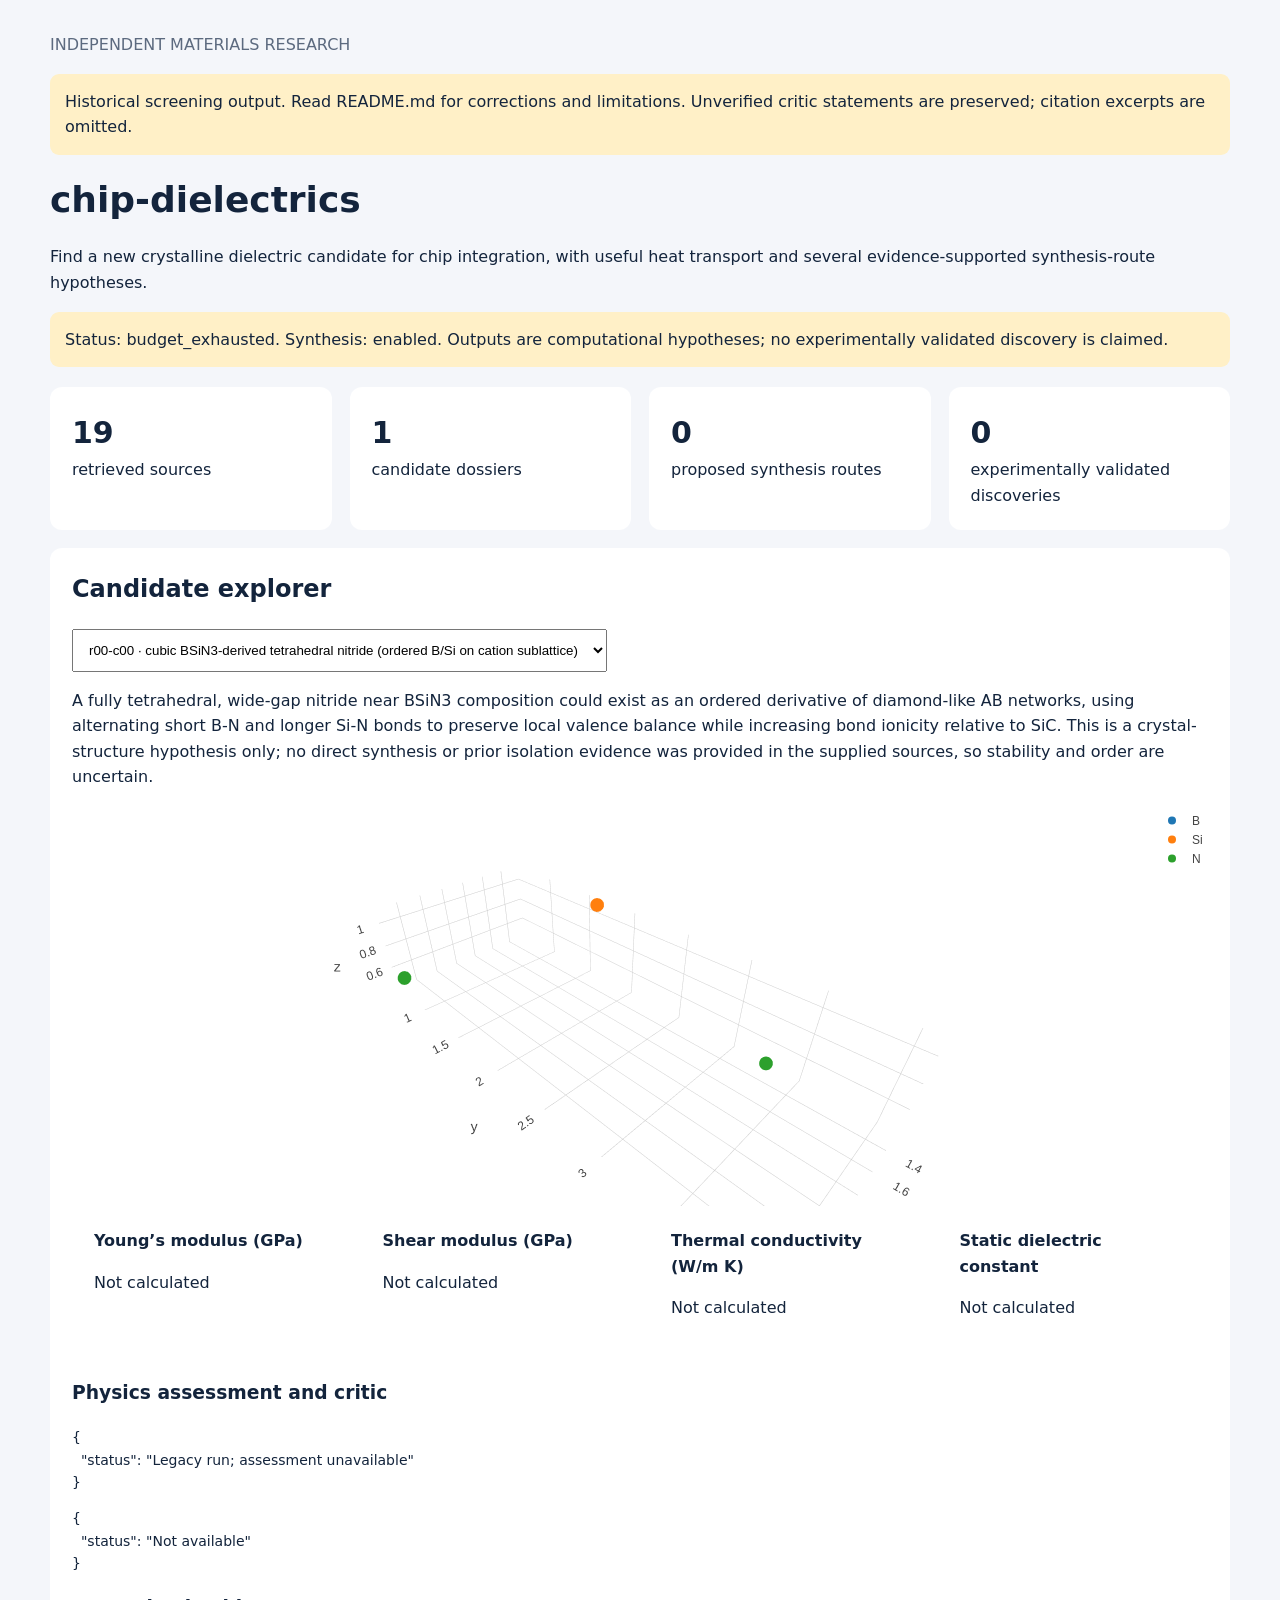
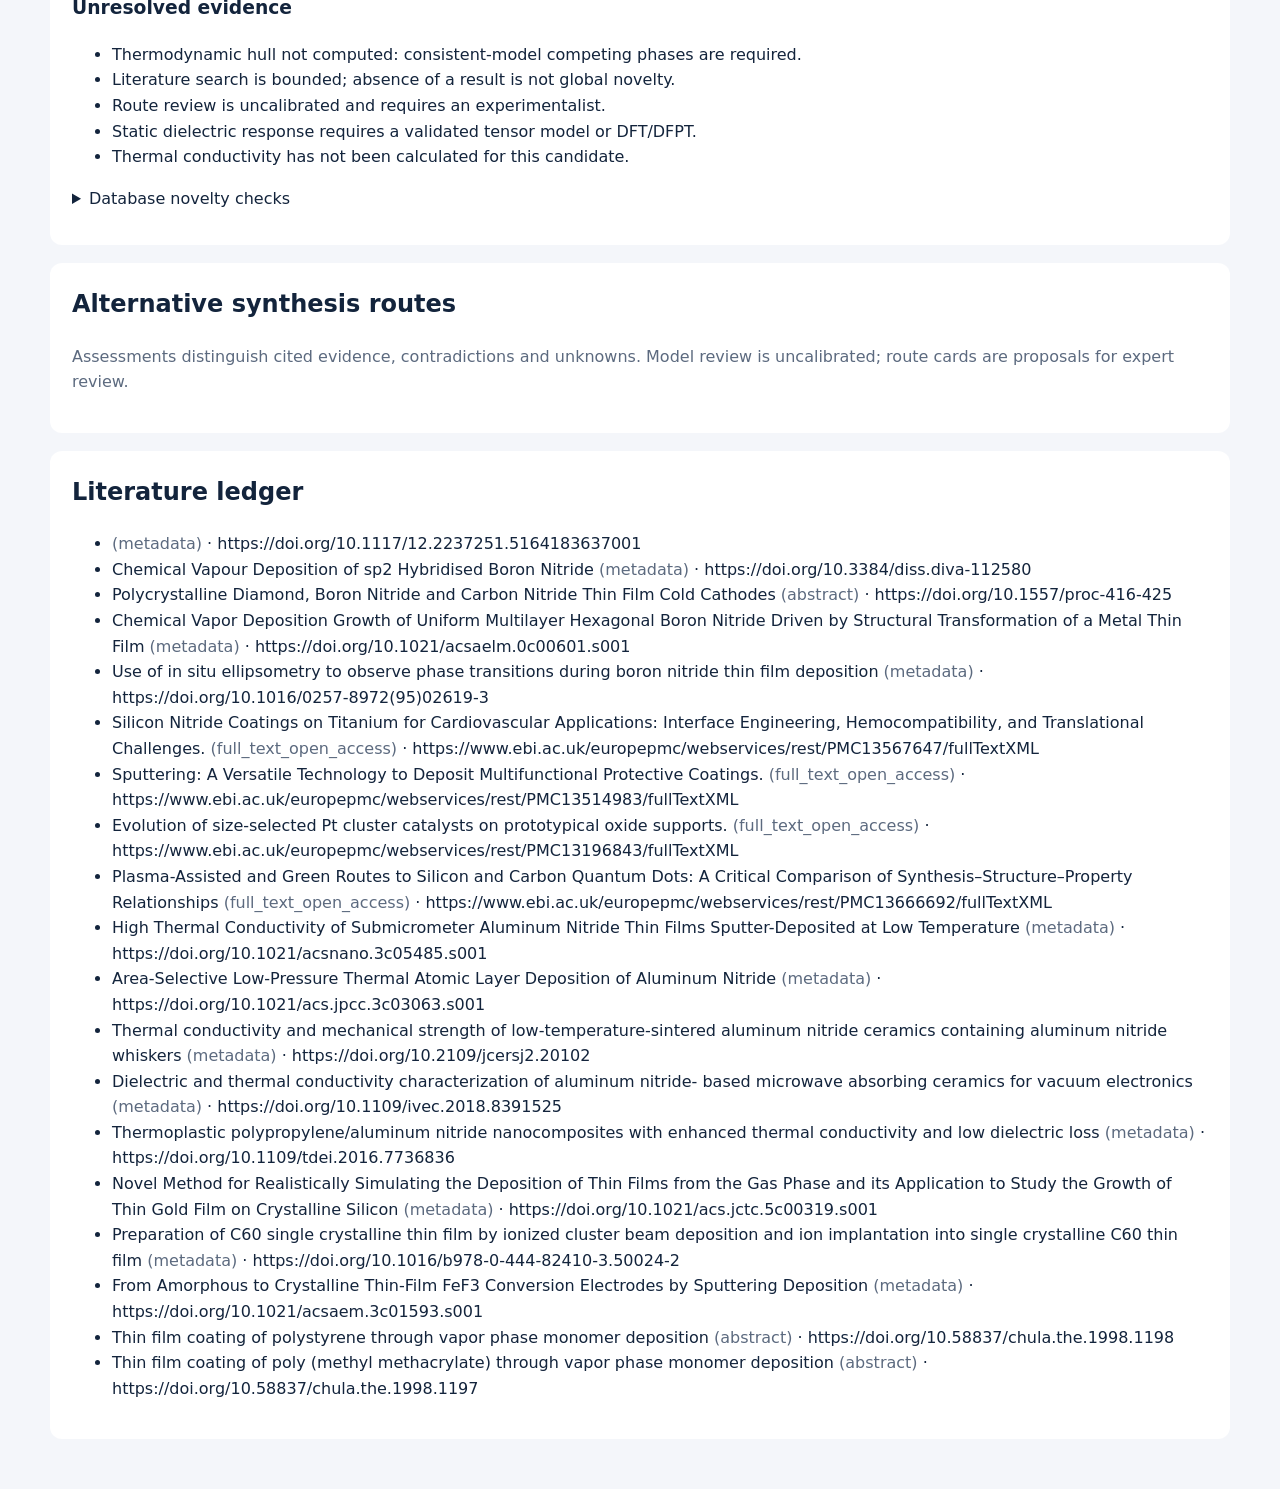
<file: reports/2026-10-23/20261022-192943-b77799/report.html>
<!doctype html><html lang="en"><meta charset="utf-8"><meta name="viewport" content="width=device-width,initial-scale=1">
<title>Discovery campaign</title><style>body{font:16px/1.6 system-ui;background:#f4f6fa;color:#13243c;margin:0}main{max-width:1180px;margin:auto;padding:32px}h1{font-size:36px;margin:8px 0}h2{margin-top:0}.muted{color:#5c6a7f}.panel,.card{background:white;border-radius:12px;padding:22px;margin:18px 0}.grid{display:grid;grid-template-columns:repeat(auto-fit,minmax(220px,1fr));gap:18px}.card{margin:0}.big{font-size:30px;font-weight:700}.notice{background:#fff0c7;padding:15px;border-radius:9px}.step{border-left:3px solid #85a5d4;padding:8px 16px;margin:12px 0}select{padding:12px;max-width:100%}pre{white-space:pre-wrap;overflow-wrap:anywhere;font:14px/1.6 system-ui}details{margin:12px 0}code{overflow-wrap:anywhere}li{overflow-wrap:anywhere}</style><main>
<div class="muted">INDEPENDENT MATERIALS RESEARCH</div><p class="notice">Historical screening output. Read README.md for corrections and limitations. Unverified critic statements are preserved; citation excerpts are omitted.</p><h1>chip-dielectrics</h1><p>Find a new crystalline dielectric candidate for chip integration, with useful heat transport and several evidence-supported synthesis-route hypotheses.</p><div class="notice">Status: budget_exhausted. Synthesis: enabled. Outputs are computational hypotheses; no experimentally validated discovery is claimed.</div><div class="grid" style="margin-top:20px"><div class="card"><div class="big">19</div>retrieved sources</div><div class="card"><div class="big">1</div>candidate dossiers</div><div class="card"><div class="big">0</div>proposed synthesis routes</div><div class="card"><div class="big">0</div>experimentally validated discoveries</div></div><section class="panel"><h2>Candidate explorer</h2><select id="candidate"></select><p id="empty"></p><p id="hypothesis"></p><div id="crystal" style="height:400px"></div><div id="properties" class="grid"></div><h3>Physics assessment and critic</h3><pre id="assessment"></pre><pre id="critic"></pre><h3>Unresolved evidence</h3><ul id="uncertainties"></ul><details><summary>Database novelty checks</summary><pre id="novelty"></pre></details></section>
<section class="panel"><h2>Alternative synthesis routes</h2><p class="muted">Assessments distinguish cited evidence, contradictions and unknowns. Model review is uncalibrated; route cards are proposals for expert review.</p><div id="routes"></div></section><section class="panel"><h2>Literature ledger</h2><ul><li> <span class="muted">(metadata)</span> · https://doi.org/10.1117/12.2237251.5164183637001</li><li>Chemical Vapour Deposition of sp2 Hybridised Boron Nitride <span class="muted">(metadata)</span> · https://doi.org/10.3384/diss.diva-112580</li><li>Polycrystalline Diamond, Boron Nitride and Carbon Nitride Thin Film Cold Cathodes <span class="muted">(abstract)</span> · https://doi.org/10.1557/proc-416-425</li><li>Chemical Vapor Deposition Growth of Uniform Multilayer Hexagonal Boron Nitride Driven by Structural Transformation of a Metal Thin Film <span class="muted">(metadata)</span> · https://doi.org/10.1021/acsaelm.0c00601.s001</li><li>Use of in situ ellipsometry to observe phase transitions during boron nitride thin film deposition <span class="muted">(metadata)</span> · https://doi.org/10.1016/0257-8972(95)02619-3</li><li>Silicon Nitride Coatings on Titanium for Cardiovascular Applications: Interface Engineering, Hemocompatibility, and Translational Challenges. <span class="muted">(full_text_open_access)</span> · https://www.ebi.ac.uk/europepmc/webservices/rest/PMC13567647/fullTextXML</li><li>Sputtering: A Versatile Technology to Deposit Multifunctional Protective Coatings. <span class="muted">(full_text_open_access)</span> · https://www.ebi.ac.uk/europepmc/webservices/rest/PMC13514983/fullTextXML</li><li>Evolution of size-selected Pt cluster catalysts on prototypical oxide supports. <span class="muted">(full_text_open_access)</span> · https://www.ebi.ac.uk/europepmc/webservices/rest/PMC13196843/fullTextXML</li><li>Plasma-Assisted and Green Routes to Silicon and Carbon Quantum Dots: A Critical Comparison of Synthesis–Structure–Property Relationships <span class="muted">(full_text_open_access)</span> · https://www.ebi.ac.uk/europepmc/webservices/rest/PMC13666692/fullTextXML</li><li>High Thermal Conductivity of Submicrometer Aluminum Nitride Thin Films Sputter-Deposited at Low Temperature <span class="muted">(metadata)</span> · https://doi.org/10.1021/acsnano.3c05485.s001</li><li>Area-Selective Low-Pressure Thermal Atomic Layer Deposition of Aluminum Nitride <span class="muted">(metadata)</span> · https://doi.org/10.1021/acs.jpcc.3c03063.s001</li><li>Thermal conductivity and mechanical strength of low-temperature-sintered aluminum nitride ceramics containing aluminum nitride whiskers <span class="muted">(metadata)</span> · https://doi.org/10.2109/jcersj2.20102</li><li>Dielectric and thermal conductivity characterization of aluminum nitride- based microwave absorbing ceramics for vacuum electronics <span class="muted">(metadata)</span> · https://doi.org/10.1109/ivec.2018.8391525</li><li>Thermoplastic polypropylene/aluminum nitride nanocomposites with enhanced thermal conductivity and low dielectric loss <span class="muted">(metadata)</span> · https://doi.org/10.1109/tdei.2016.7736836</li><li>Novel Method for Realistically Simulating the Deposition of Thin Films from the Gas Phase and its Application to Study the Growth of Thin Gold Film on Crystalline Silicon <span class="muted">(metadata)</span> · https://doi.org/10.1021/acs.jctc.5c00319.s001</li><li>Preparation of C60 single crystalline thin film by ionized cluster beam deposition and ion implantation into single crystalline C60 thin film <span class="muted">(metadata)</span> · https://doi.org/10.1016/b978-0-444-82410-3.50024-2</li><li>From Amorphous to Crystalline Thin-Film FeF3 Conversion Electrodes by Sputtering Deposition <span class="muted">(metadata)</span> · https://doi.org/10.1021/acsaem.3c01593.s001</li><li>Thin film coating of polystyrene through vapor phase monomer deposition <span class="muted">(abstract)</span> · https://doi.org/10.58837/chula.the.1998.1198</li><li>Thin film coating of poly (methyl methacrylate) through vapor phase monomer deposition <span class="muted">(abstract)</span> · https://doi.org/10.58837/chula.the.1998.1197</li></ul></section><script src="../assets/plotly.min.js"></script><script>const candidates=[{"id": "r00-c00", "kind": "computational_hypothesis", "hypothesis": {"name": "cubic BSiN3-derived tetrahedral nitride (ordered B/Si on cation sublattice)", "hypothesis": "A fully tetrahedral, wide-gap nitride near BSiN3 composition could exist as an ordered derivative of diamond-like AB networks, using alternating short B-N and longer Si-N bonds to preserve local valence balance while increasing bond ionicity relative to SiC. This is a crystal-structure hypothesis only; no direct synthesis or prior isolation evidence was provided in the supplied sources, so stability and order are uncertain.", "crystal": {"lattice": [[3.12, 0.0, 0.0], [0.0, 3.12, 0.0], [0.0, 0.0, 6.24]], "species": ["B", "Si", "N", "N"], "frac_coords": [[0.0, 0.0, 0.0], [0.5, 0.5, 0.25], [0.5, 0.5, 0.0], [0.0, 0.0, 0.25]]}, "expected_advantage": "If realizable as a dense ordered nitride, the all-light-element tetrahedral bonding could be favorable for dielectric behavior and heat transport, while avoiding oxygen-rich glassy chemistry that often lowers thermal transport in thin films.", "closest_known_material": "BN zincblende and AlN zincblende, as tetrahedral wide-gap nitride reference points; also SiN_x thin films as a practical process reference.", "falsification_test": "Attempt deposition in the B-Si-N composition space by reactive sputtering or PECVD followed by annealing. If XRD/TEM fail to show a reproducible crystalline ordered phase and spectroscopy instead indicates only amorphous SiN_x with B incorporation or phase-separated BN/Si3N4-like regions, this hypothesis is falsified as a distinct crystal candidate under those conditions.", "citations": [{"source_id": "13d593388faf2285", "chunk_id": "4:0"}, {"source_id": "13d593388faf2285", "chunk_id": "4:4400"}, {"source_id": "13d593388faf2285", "chunk_id": "7:2200"}]}, "evaluated_crystal": {"lattice": [[2.548131999508978, -0.0016558834502547013, -0.05368080182709681], [-0.0035166959905025903, 4.806325995267507, -0.03465630280397302], [-0.0789373284726519, -0.09669875905846924, 5.434243232909229]], "species": ["B", "Si", "N", "N"], "frac_coords": [[0.9974249534376325, 0.8364133189811784, 0.09308128392818933], [0.5069400143993062, 0.3473014095491373, 0.20971441461413892], [0.4970026527438382, 0.6821396262294733, 0.08976516916614993], [0.9986324837039279, 0.13414567056057664, 0.10743928481928523]]}, "hypothesis_citation_checks": [{"valid": false, "full_text": false, "reason": "Unknown source/chunk identity"}, {"valid": false, "full_text": false, "reason": "Unknown source/chunk identity"}, {"valid": false, "full_text": false, "reason": "Unknown source/chunk identity"}], "physics": {"status": "partial", "backend": "PET-MAD/1.0.2", "input_digest": "11c1d5da688cd708de34671213dc6f8d0b9be754db305cf9b35883106d708425", "relaxed": {"lattice": [[2.548131999508978, -0.0016558834502547013, -0.05368080182709681], [-0.0035166959905025903, 4.806325995267507, -0.03465630280397302], [-0.0789373284726519, -0.09669875905846924, 5.434243232909229]], "species": ["B", "Si", "N", "N"], "frac_coords": [[0.9974249534376325, 0.8364133189811784, 0.09308128392818933], [0.5069400143993062, 0.3473014095491373, 0.20971441461413892], [0.4970026527438382, 0.6821396262294733, 0.08976516916614993], [0.9986324837039279, 0.13414567056057664, 0.10743928481928523]]}, "converged": true, "minimum_phonon_thz": -17.88844064899637, "youngs_gpa": null, "shear_gpa": null, "kappa_w_mk": null, "epsilon_static": null, "epsilon_infinity": null, "warnings": ["Independent local prescreen; official model revision/settings unavailable.", "Static dielectric evaluator is not configured; thermal transport runs only when explicitly enabled.", "Phonons use finite displacements and a finite q mesh, without polar nonanalytic corrections; not a full convergence study.", "Elasticity invalid or internally unconverged; moduli withheld"], "artifacts": {"packages": {"pet-mad": "1.4.4", "ase": "3.29.0", "phonopy": "4.8.3", "torch": "2.10.0"}, "exported_model_sha256": "7d3c6856e7e56908afdf0b22e94e94c582dcc3ad019430dc6bc4fa7ffea6df07", "energy_ev_per_atom": -8.084063529968262, "max_force_ev_a": 0.024888032651223788, "relaxation_steps": 48, "phonon_supercell": [2, 2, 2], "phonon_mesh": [6, 6, 6], "phonon_displacements": 24, "phonon_data": "phonons.npz", "elastic_tensor_gpa": [[436.4940254297156, 102.71454963583636, 3.7559674553104205, -0.9041518488420348, -8.983199409877678, -1.068563536872546], [102.71454963583636, 366.59988665711063, 4.87701949636512, -2.9753364928952717, -2.0521256760259705, -0.5604007452469333], [3.7559674553104205, 4.87701949636512, 2.7087537489419238, 0.39837146931661044, -0.17137531587125301, 0.11005897106563418], [-0.9041518488420348, -2.9753364928952717, 0.39837146931661044, -0.3859023527772877, -0.03566738219164863, -2.648241744395319], [-8.983199409877678, -2.0521256760259705, -0.17137531587125301, -0.03566738219164863, 1.5071565845253487, 2.1811124551438463], [-1.068563536872546, -0.5604007452469333, 0.11005897106563418, -2.648241744395319, 2.1811124551438463, 131.0440737296848]], "elastic_internal_relaxation_converged": true, "elastic_strain": 0.005}}, "novelty": {"structure_status": "unresolved", "matches": [], "coverage": [{"provider": "oqmd", "endpoint": "https://www.oqmd.org/optimade/structures", "retrieved_at": "2026-10-22T19:30:26.981613+00:00", "complete": false, "skipped_records": 0, "status": "error", "error_type": "ReadTimeout", "records_checked": 0}, {"provider": "jarvis", "endpoint": "https://jarvis.nist.gov/optimade/jarvisdft/v1/structures/", "retrieved_at": "2026-10-22T19:30:47.196727+00:00", "complete": false, "skipped_records": 0, "status": "empty_unverified", "records_checked": 0}, {"provider": "materials_project", "retrieved_at": "2026-10-22T19:30:49.406892+00:00", "complete": false, "status": "missing_optional_key", "records_checked": 0}], "literature_novelty": "unresolved", "scope": "Chemical-system structure search; thin-film/process novelty needs separate review"}, "uncertainties": ["Thermodynamic hull not computed: consistent-model competing phases are required.", "Literature search is bounded; absence of a result is not global novelty.", "Route review is uncalibrated and requires an experimentalist.", "Static dielectric response requires a validated tensor model or DFT/DFPT.", "Thermal conductivity has not been calculated for this candidate."], "target_assessment": {"thermal_conductivity": {"target": 20.0, "value": null, "status": "unknown"}, "static_dielectric": {"target_max": 10.0, "value": null, "status": "unknown"}}, "assessment": null, "critic": null, "composition_audit": null, "synthesis_status": null, "failed_physics": ["dynamic_stability"], "discovery_established": false, "experimental_validation": false, "official_comparable": false, "routes": {"routes": []}, "route_assessments": [], "publication_notice": "Saved model reasoning and checks are unverified. Citation excerpts and underlying paper text are omitted; consult sources.json for provenance."}];
const el=id=>document.getElementById(id);const text=(tag,value)=>{let x=document.createElement(tag);x.textContent=value;return x;};
for(const c of candidates){let o=document.createElement('option');o.value=c.id;o.textContent=c.id+' · '+c.hypothesis.name;el('candidate').append(o);}
function update(){if(!candidates.length){el('empty').textContent='Evidence preparation is available now. Candidate generation starts after the model key is configured and the campaign is run.';el('crystal').style.display='none';return;}
const c=candidates.find(x=>x.id===el('candidate').value);el('hypothesis').textContent=c.hypothesis.hypothesis;el('novelty').textContent=JSON.stringify(c.novelty,null,2);el('uncertainties').replaceChildren(...c.uncertainties.map(x=>text('li',x)));el('assessment').textContent=JSON.stringify(c.assessment||{status:'Legacy run; assessment unavailable'},null,2);el('critic').textContent=JSON.stringify(c.critic||{status:'Not available'},null,2);
const s=c.evaluated_crystal;const elements=[...new Set(s.species)];const traces=elements.map(symbol=>{const positions=s.species.flatMap((e,i)=>e===symbol?[[0,1,2].map(j=>s.frac_coords[i].reduce((v,f,k)=>v+(((f%1)+1)%1)*s.lattice[k][j],0))]:[]);return {type:'scatter3d',mode:'markers',name:symbol,x:positions.map(x=>x[0]),y:positions.map(x=>x[1]),z:positions.map(x=>x[2]),marker:{size:8}};});Plotly.newPlot('crystal',traces,{margin:{l:0,r:0,t:0,b:0},scene:{aspectmode:'data'}},{responsive:true});
el('properties').replaceChildren();for(const [key,label] of [['youngs_gpa','Young’s modulus (GPa)'],['shear_gpa','Shear modulus (GPa)'],['kappa_w_mk','Thermal conductivity (W/m K)'],['epsilon_static','Static dielectric constant']]){const card=text('div','');card.className='card';card.append(text('strong',label),text('p',c.physics[key]==null?'Not calculated':Number(c.physics[key]).toPrecision(4)));el('properties').append(card);}
el('routes').replaceChildren();for(const route of c.routes.routes){const assessment=c.route_assessments.find(x=>x.route_name===route.name);let card=text('div','');card.className='panel';card.append(text('h3',route.name+' · '+route.method),text('p','Assessment: '+(assessment?.status||'not reviewed')),text('p',route.phase_selection_hypothesis));for(const [i,step] of route.steps.entries()){let box=text('div','');box.className='step';box.append(text('strong',(i+1)+'. '+step.operation),text('p','Target: '+step.target_phase_or_state),text('p','Mechanism: '+(step.phase_formation_mechanism||'Unresolved')),text('p','Temperature: '+(step.temperature_c??'unspecified')+' °C · Duration: '+(step.duration_minutes??'unspecified')+' min'),text('p','Failure criterion: '+(step.stop_or_failure_condition||'Missing')));card.append(box);}let details=text('details','');details.append(text('summary','Evidence and review details'),text('pre',JSON.stringify(assessment,null,2)));card.append(details);el('routes').append(card);}}
el('candidate').addEventListener('change',update);update();</script></main></html>
</file>
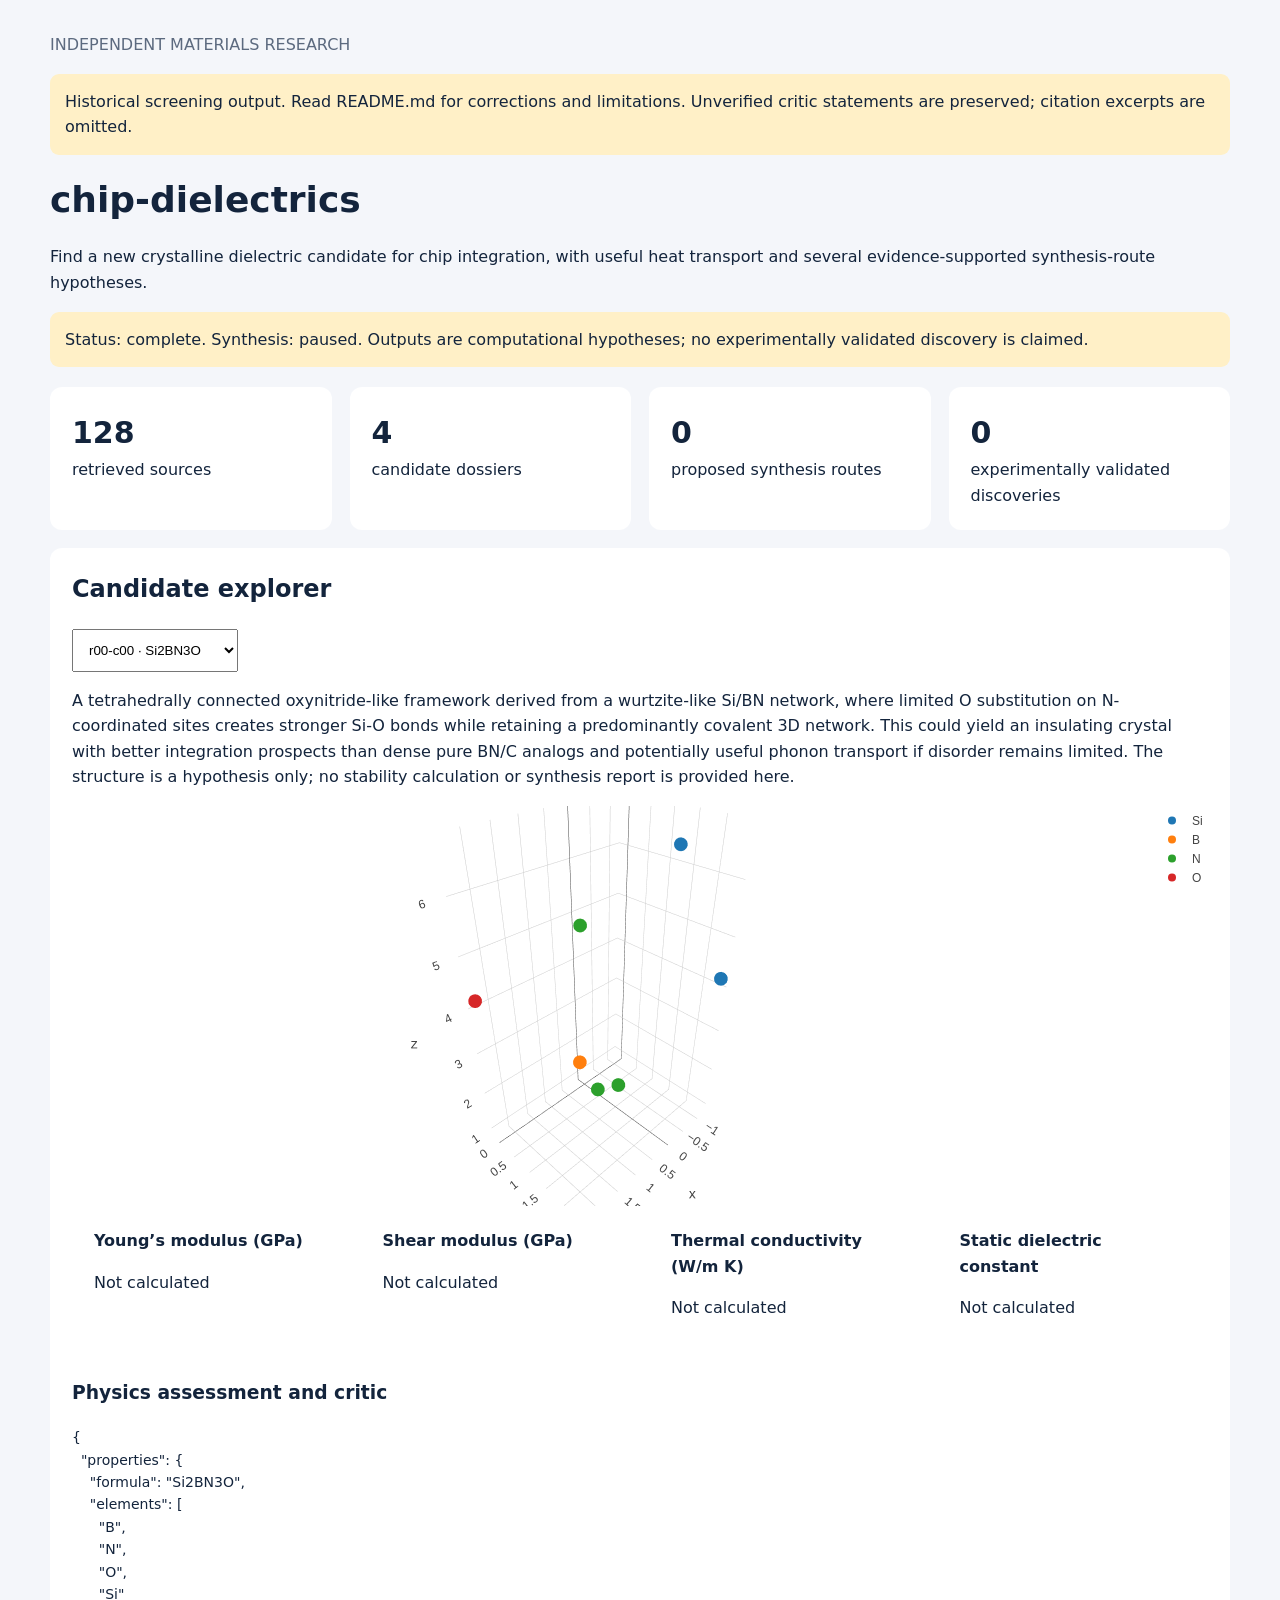
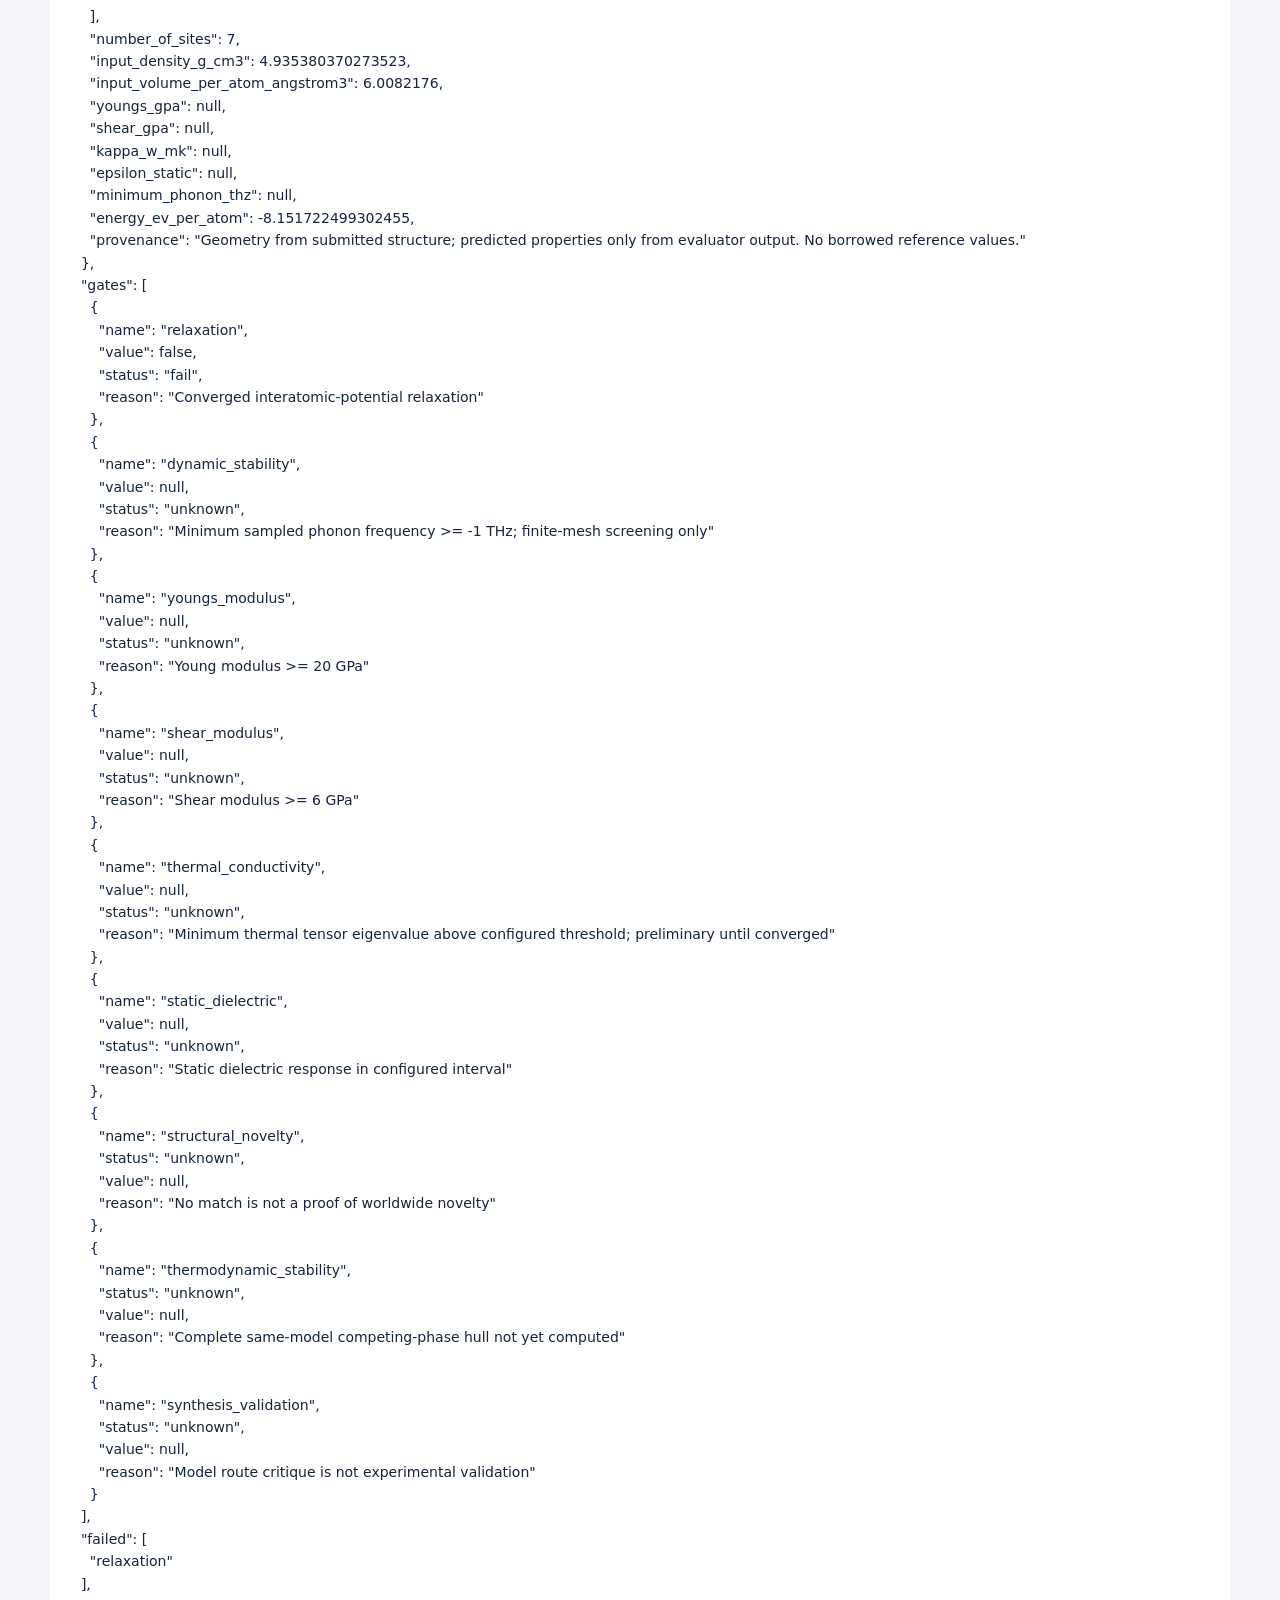
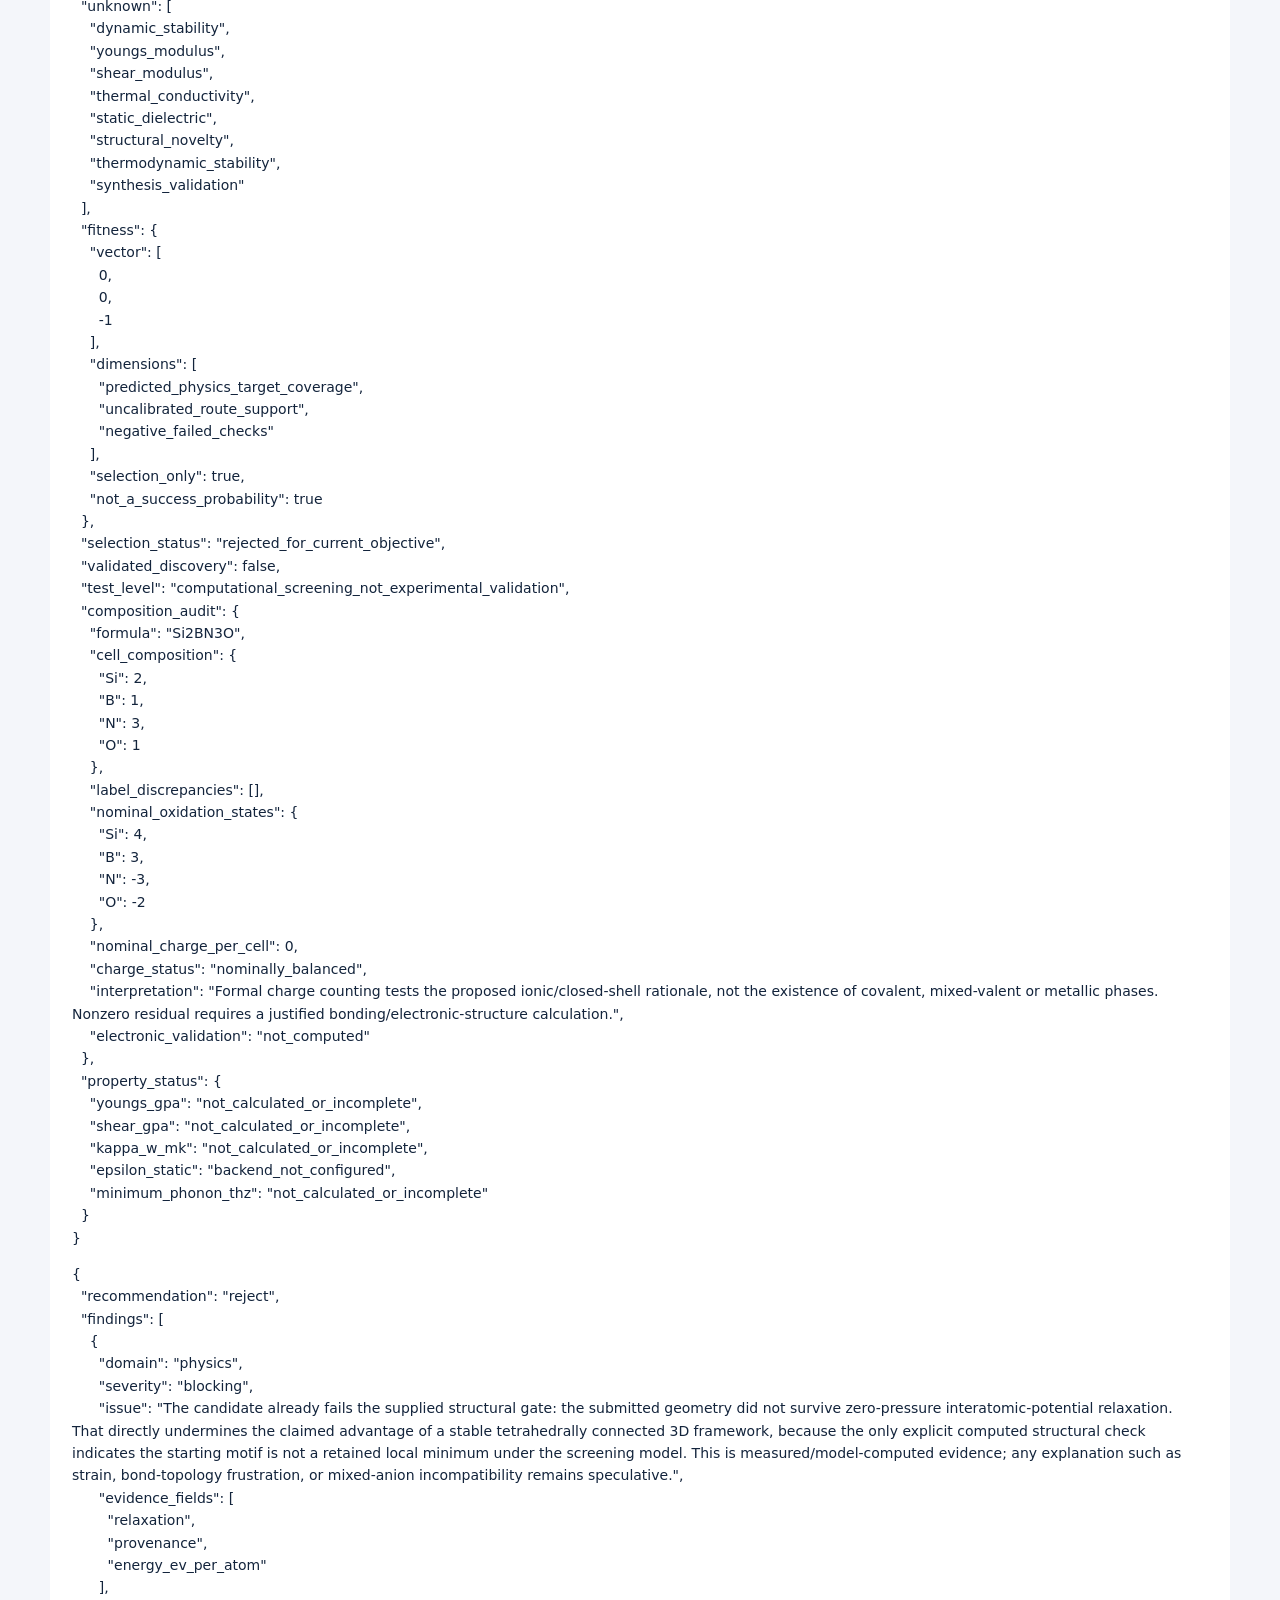
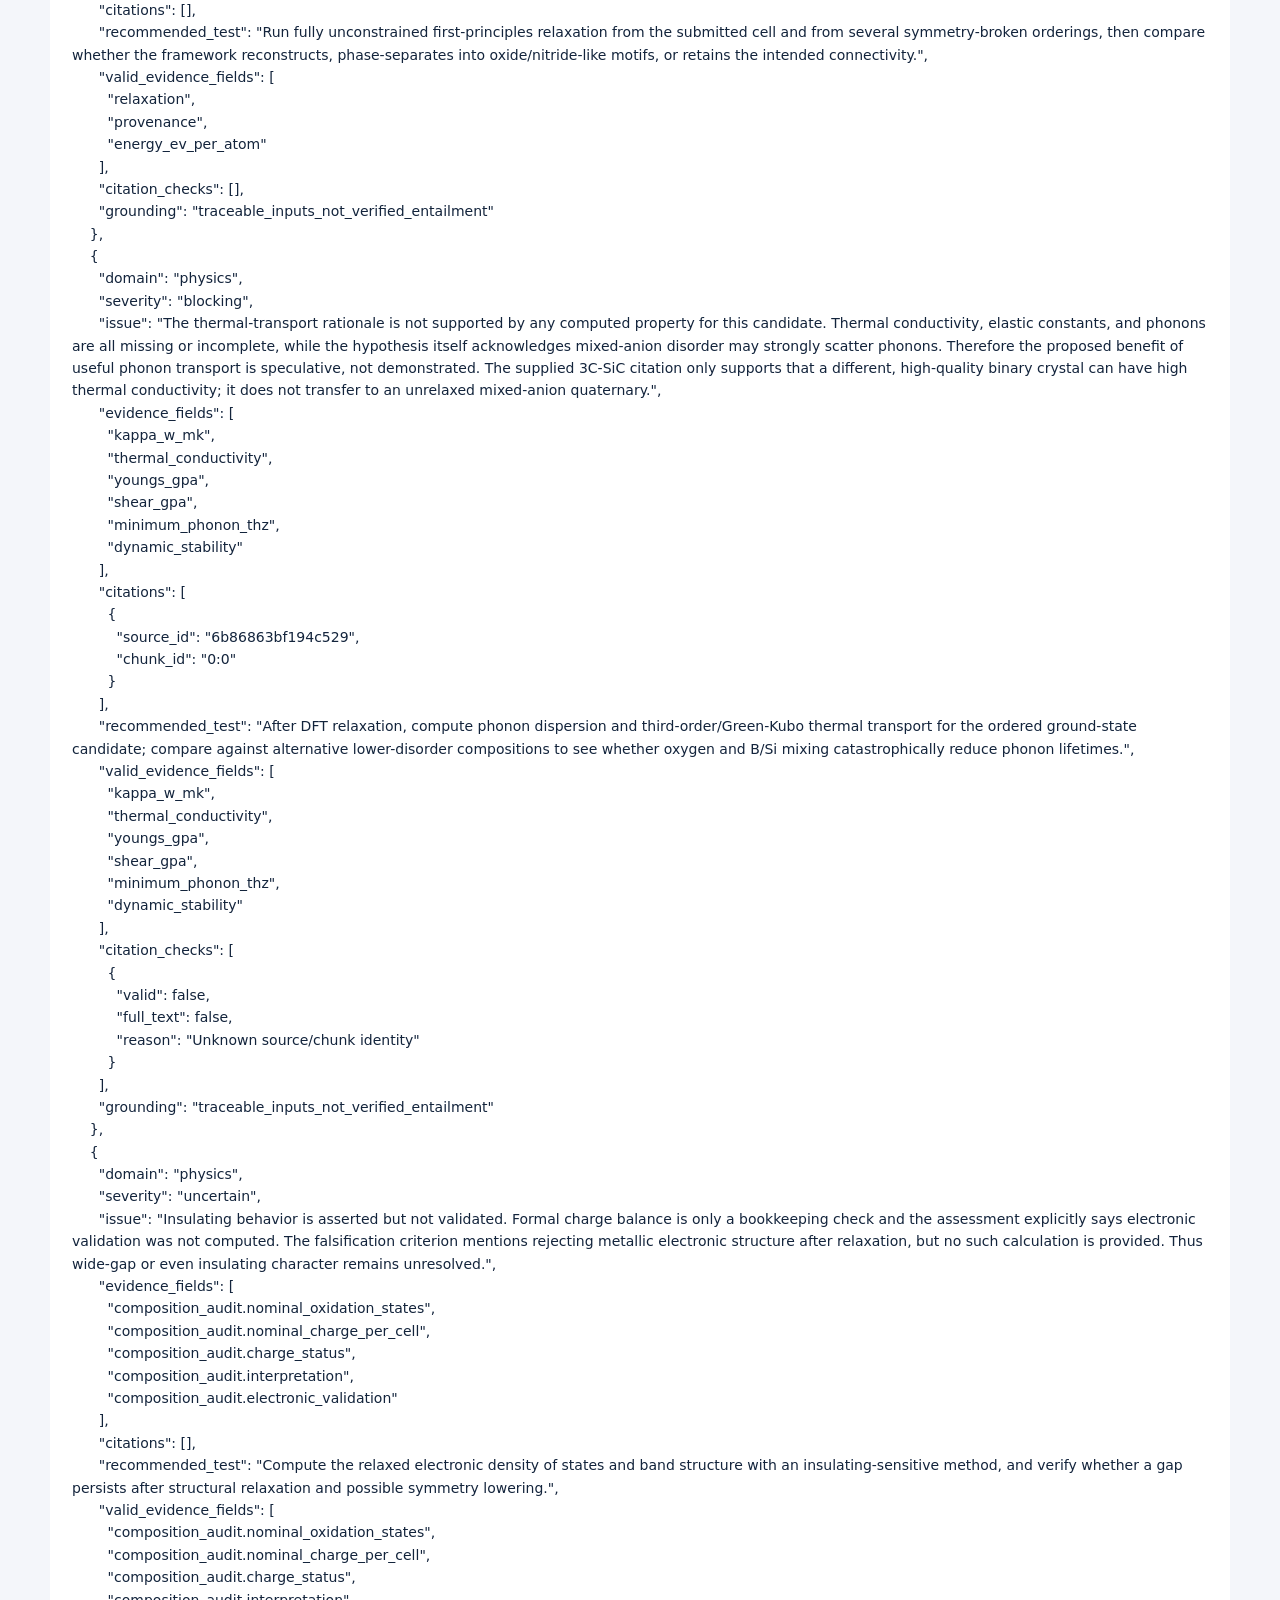
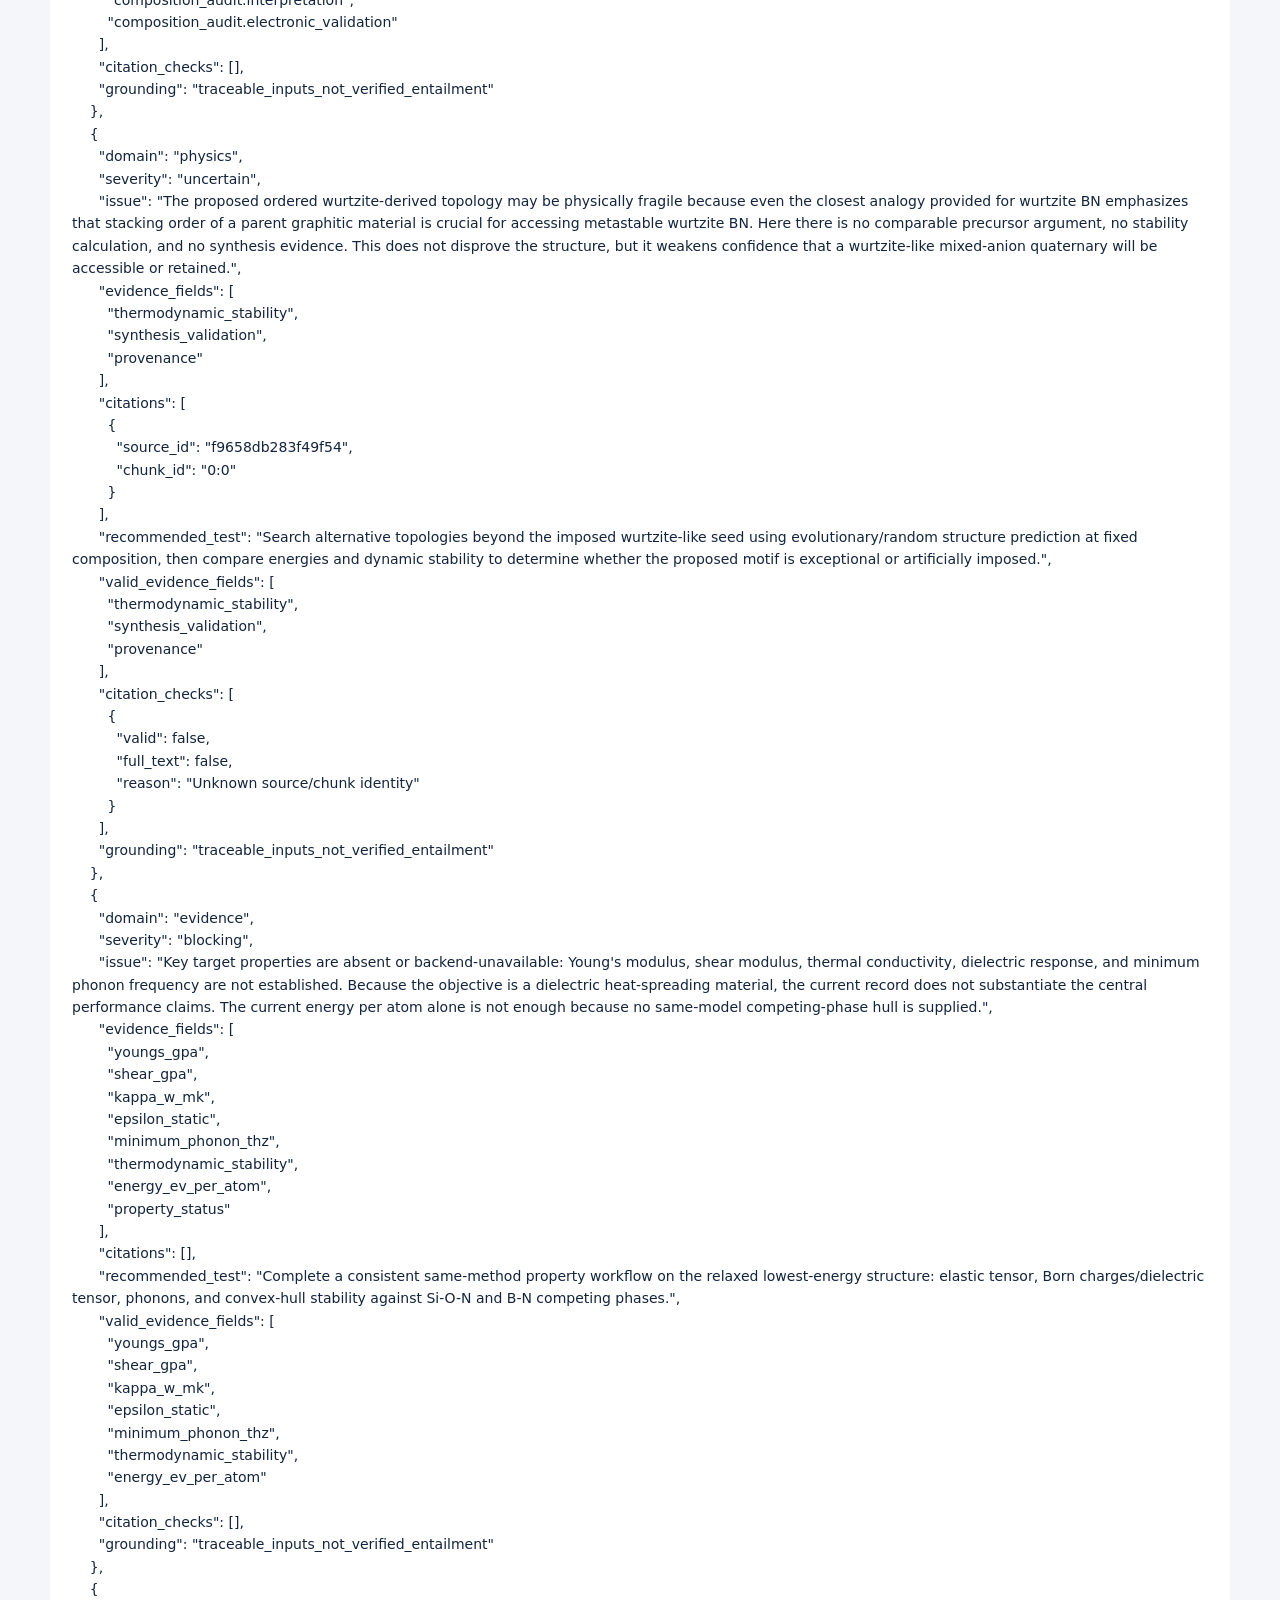
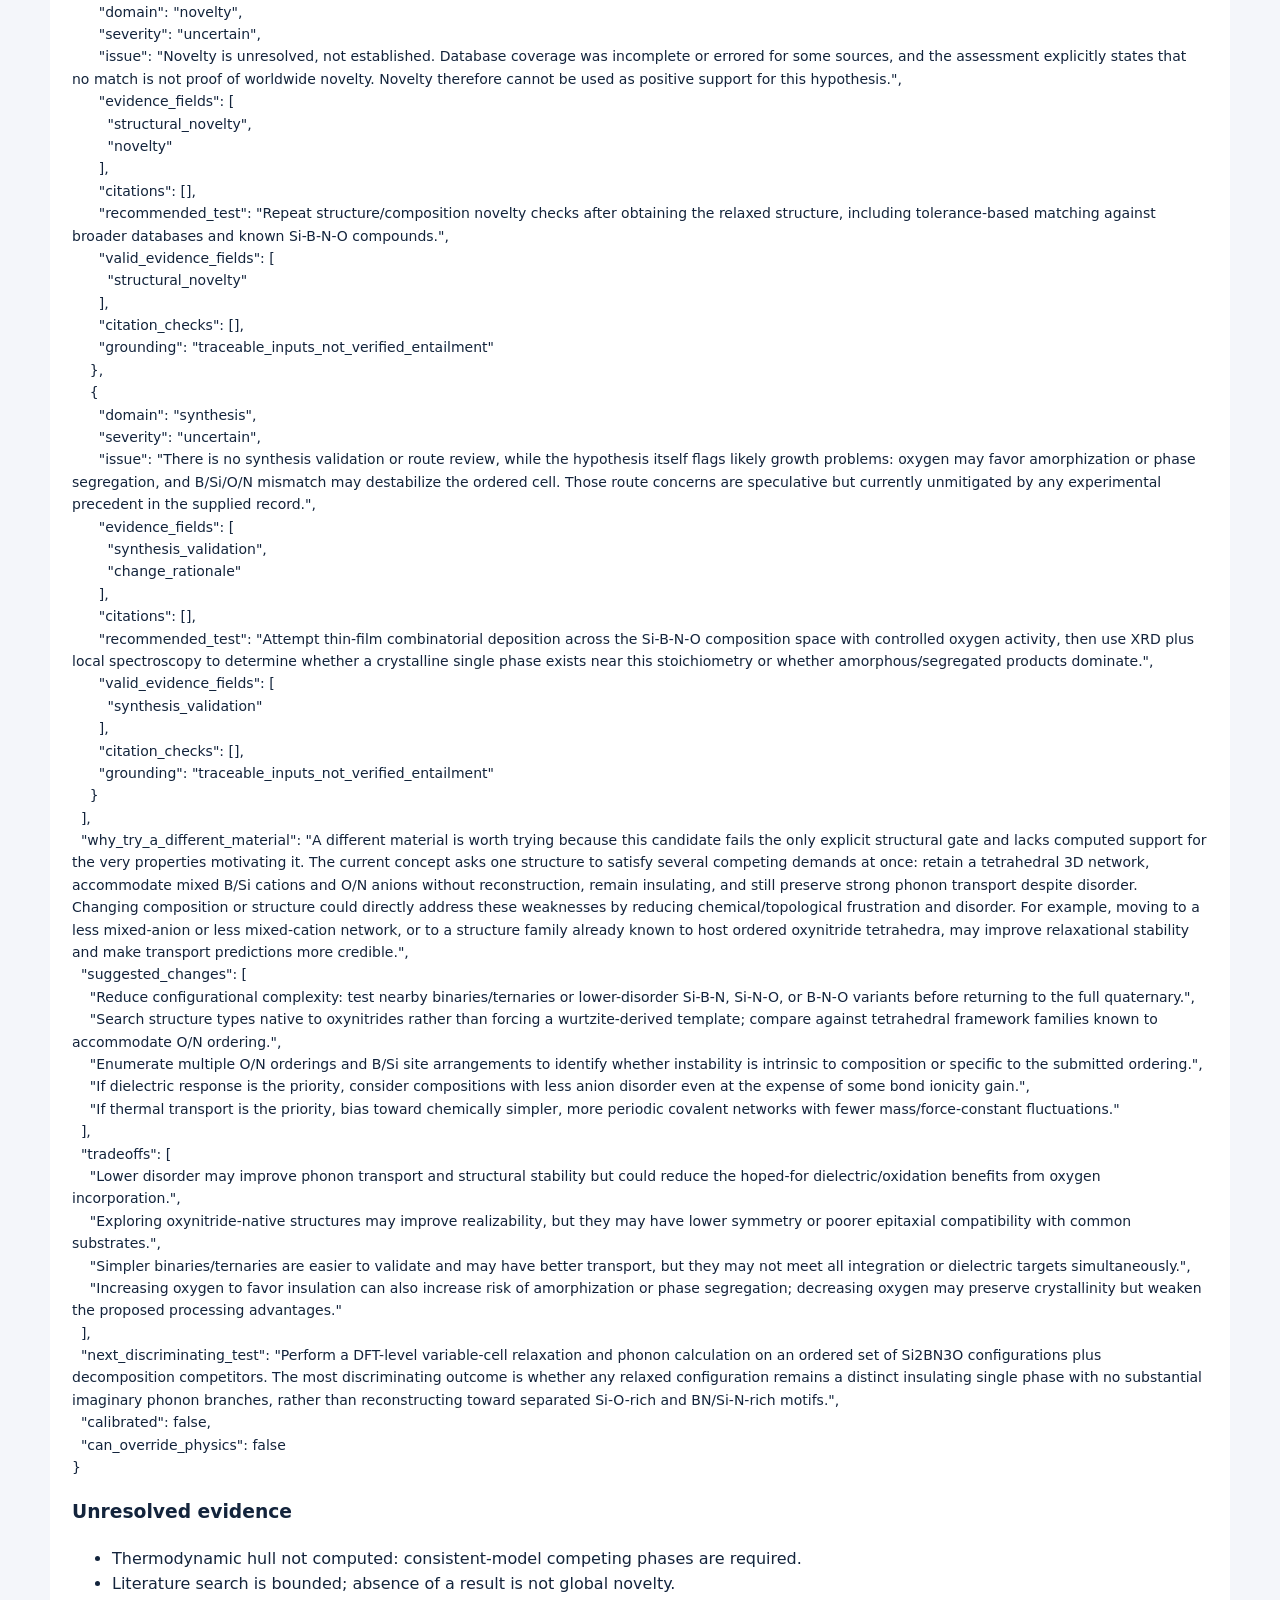
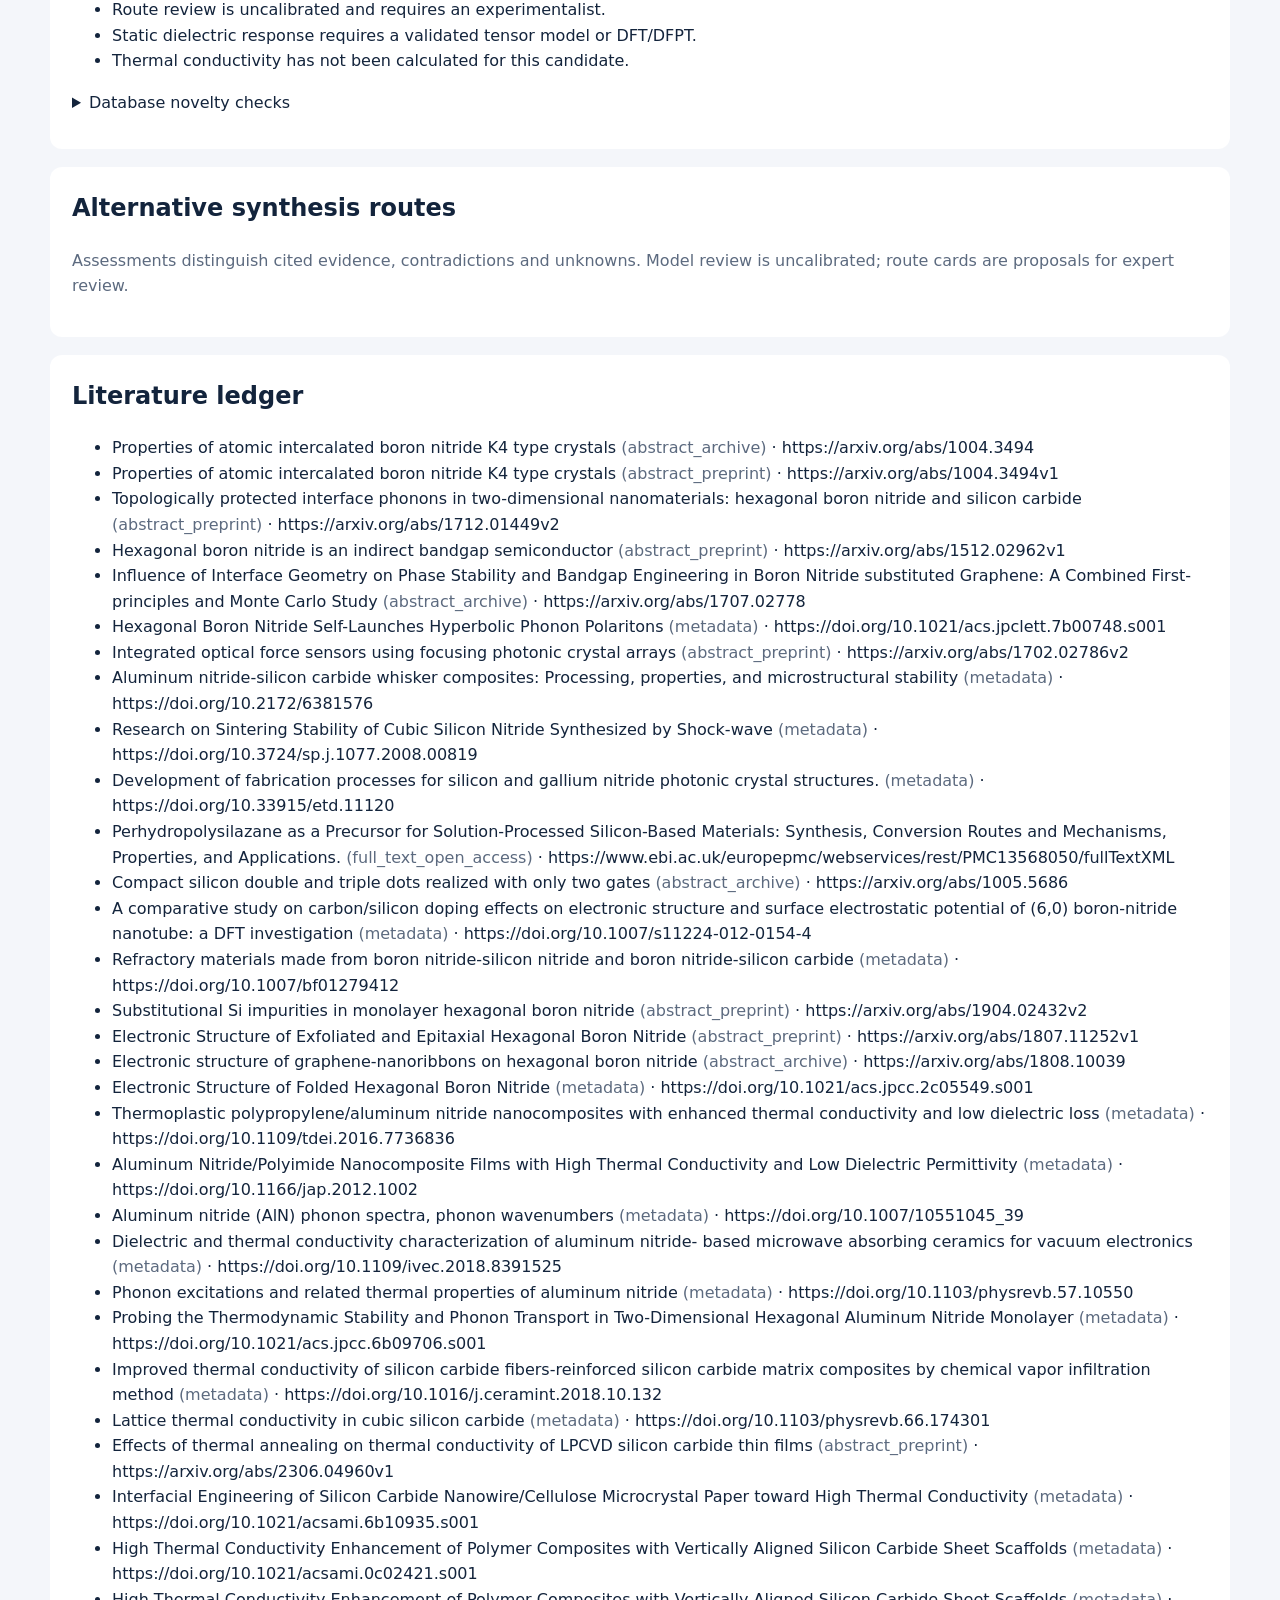
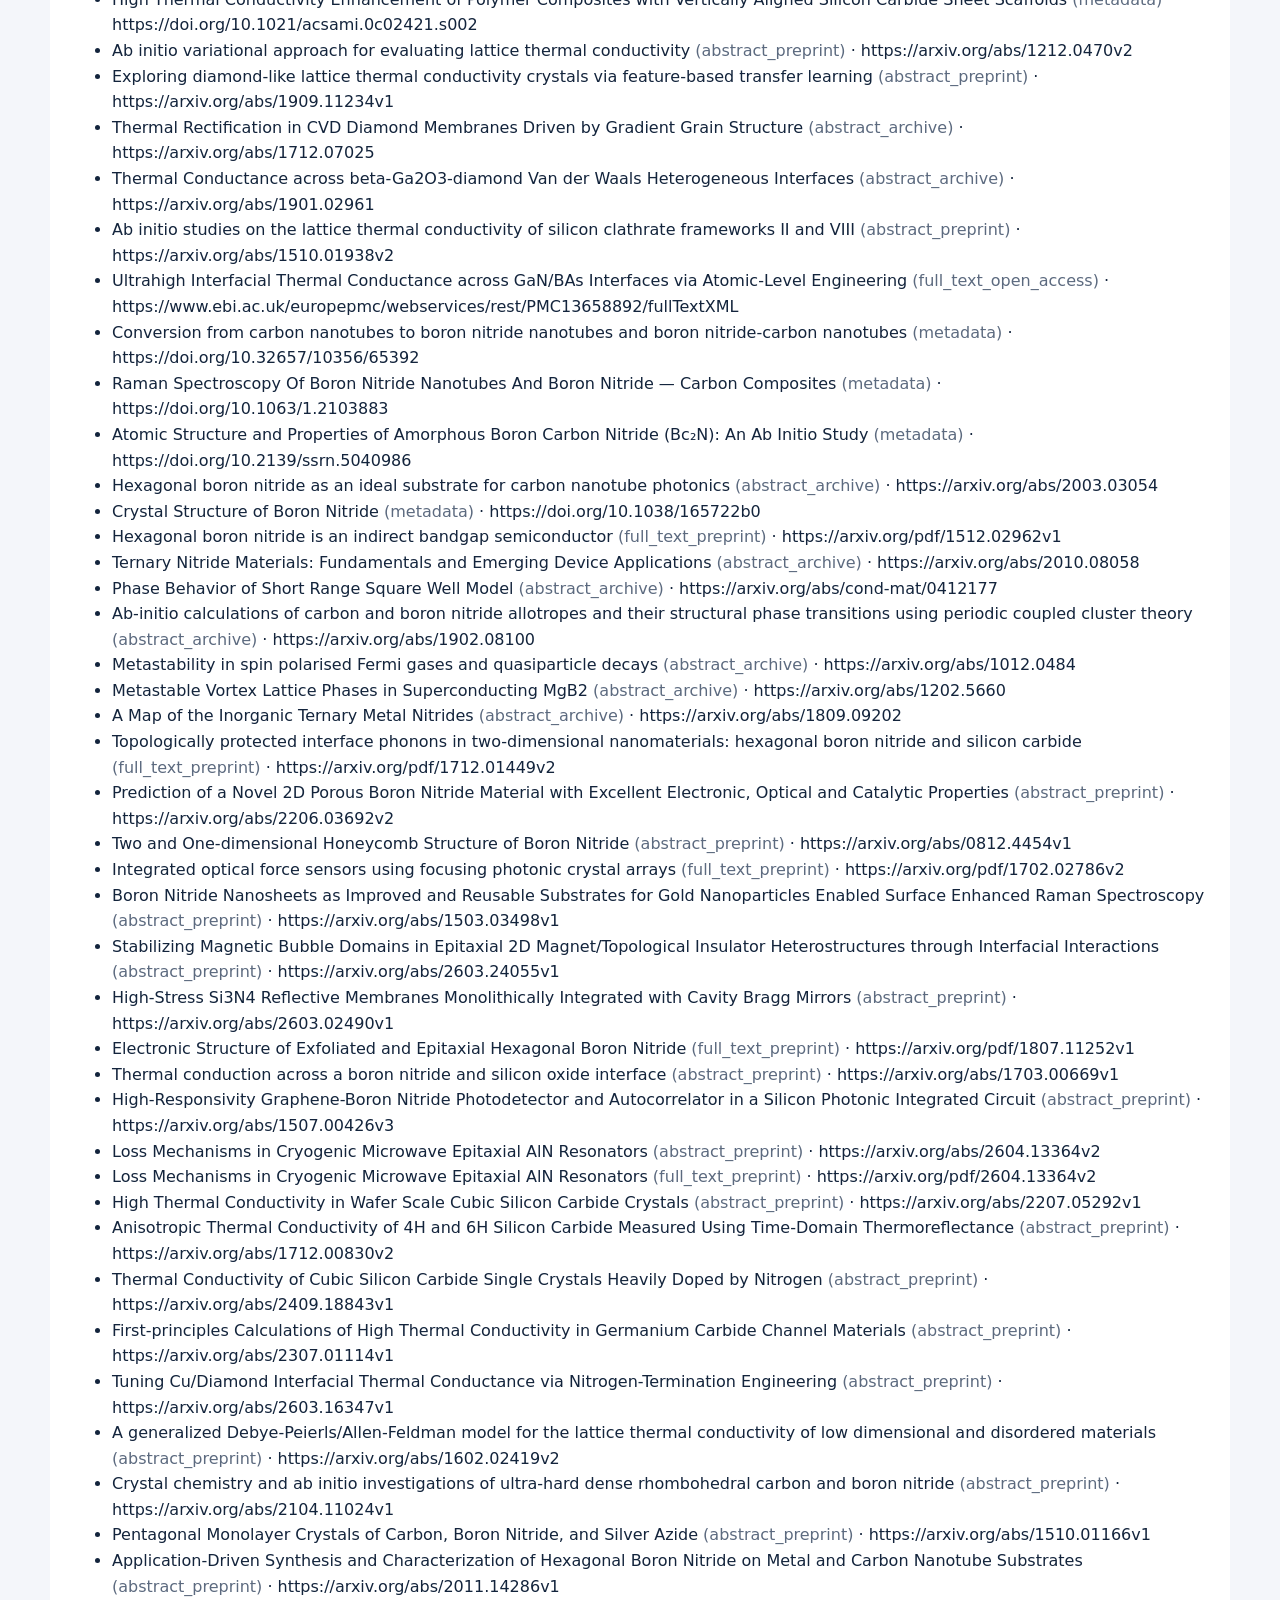
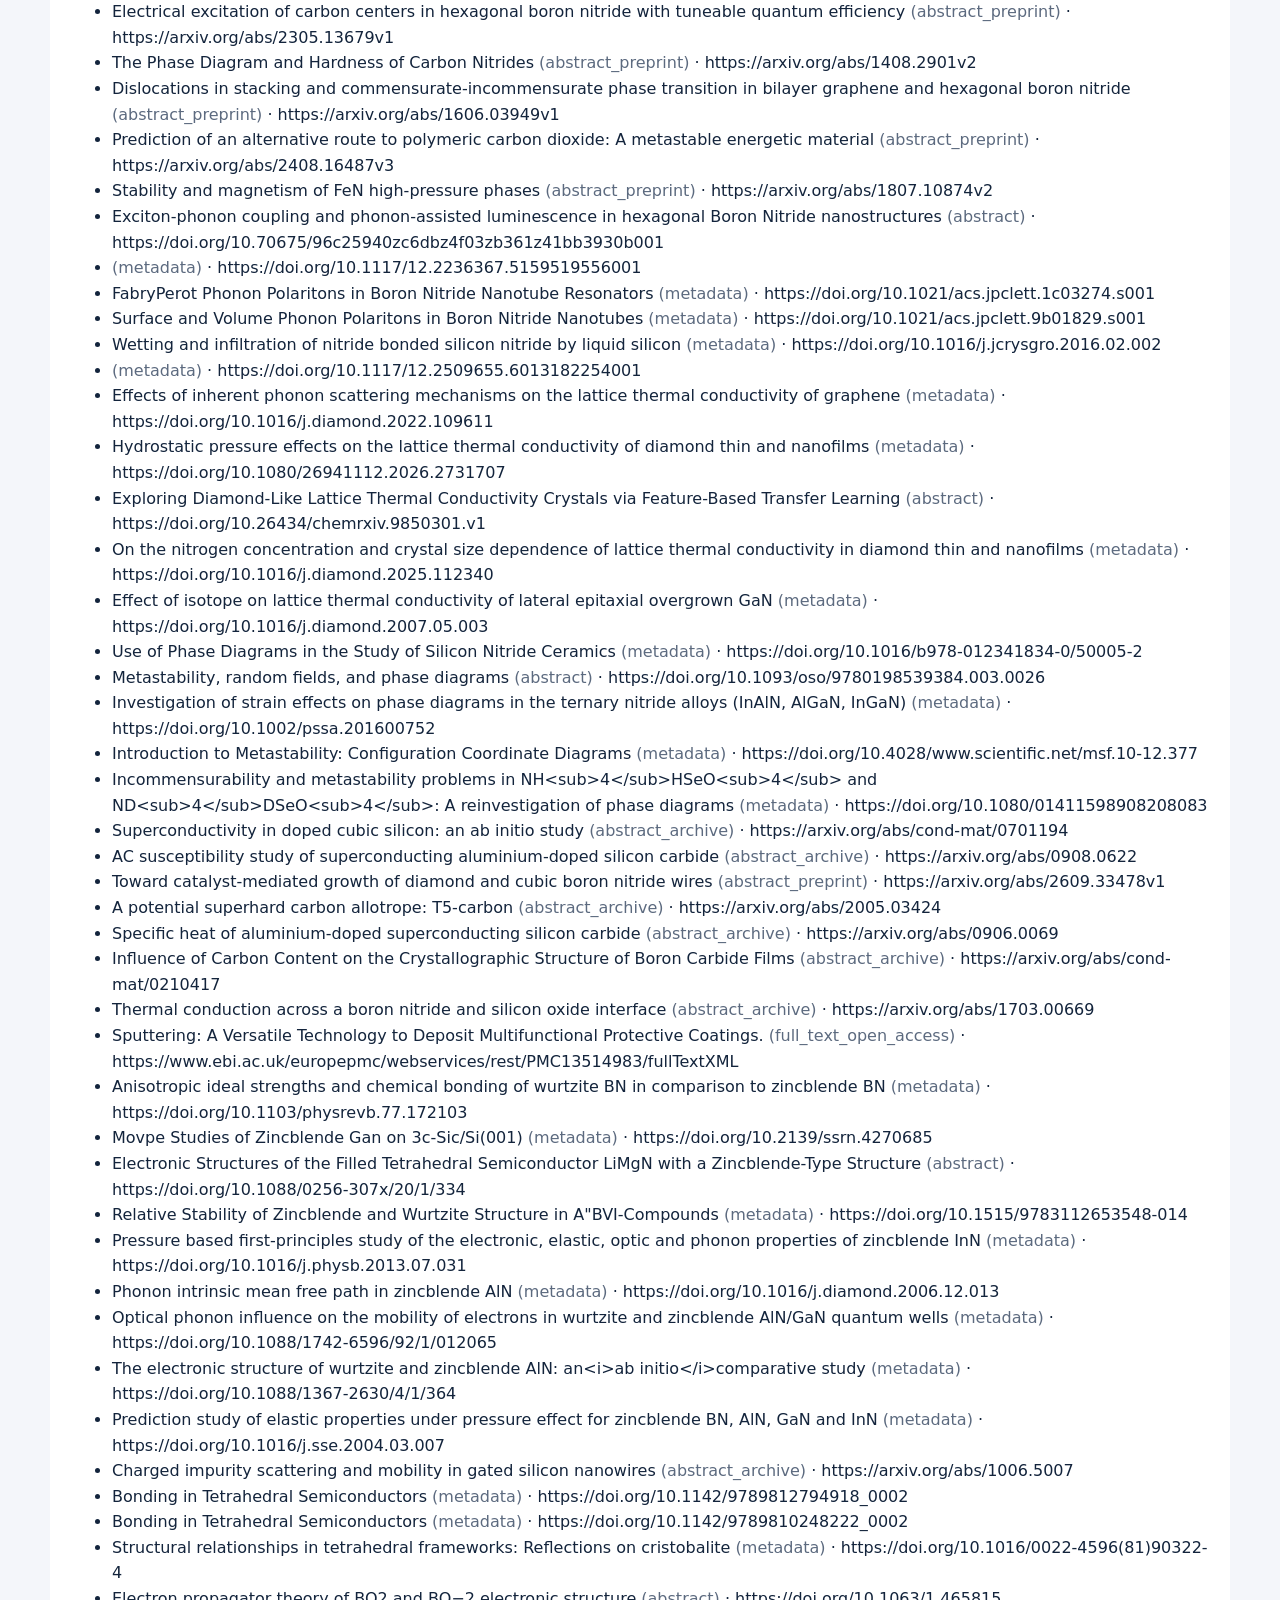
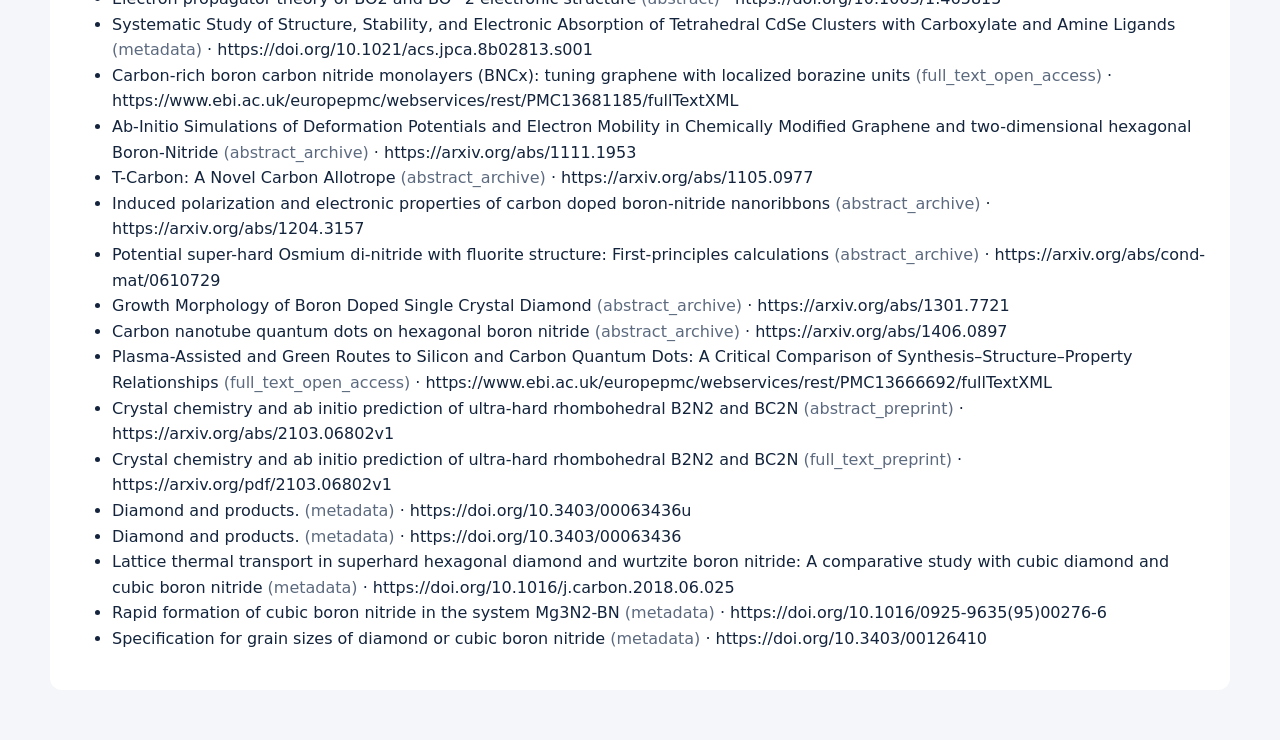
<file: reports/2026-10-23/20261022-201323-13ab62/report.html>
<!doctype html><html lang="en"><meta charset="utf-8"><meta name="viewport" content="width=device-width,initial-scale=1">
<title>Discovery campaign</title><style>body{font:16px/1.6 system-ui;background:#f4f6fa;color:#13243c;margin:0}main{max-width:1180px;margin:auto;padding:32px}h1{font-size:36px;margin:8px 0}h2{margin-top:0}.muted{color:#5c6a7f}.panel,.card{background:white;border-radius:12px;padding:22px;margin:18px 0}.grid{display:grid;grid-template-columns:repeat(auto-fit,minmax(220px,1fr));gap:18px}.card{margin:0}.big{font-size:30px;font-weight:700}.notice{background:#fff0c7;padding:15px;border-radius:9px}.step{border-left:3px solid #85a5d4;padding:8px 16px;margin:12px 0}select{padding:12px;max-width:100%}pre{white-space:pre-wrap;overflow-wrap:anywhere;font:14px/1.6 system-ui}details{margin:12px 0}code{overflow-wrap:anywhere}li{overflow-wrap:anywhere}</style><main>
<div class="muted">INDEPENDENT MATERIALS RESEARCH</div><p class="notice">Historical screening output. Read README.md for corrections and limitations. Unverified critic statements are preserved; citation excerpts are omitted.</p><h1>chip-dielectrics</h1><p>Find a new crystalline dielectric candidate for chip integration, with useful heat transport and several evidence-supported synthesis-route hypotheses.</p><div class="notice">Status: complete. Synthesis: paused. Outputs are computational hypotheses; no experimentally validated discovery is claimed.</div><div class="grid" style="margin-top:20px"><div class="card"><div class="big">128</div>retrieved sources</div><div class="card"><div class="big">4</div>candidate dossiers</div><div class="card"><div class="big">0</div>proposed synthesis routes</div><div class="card"><div class="big">0</div>experimentally validated discoveries</div></div><section class="panel"><h2>Candidate explorer</h2><select id="candidate"></select><p id="empty"></p><p id="hypothesis"></p><div id="crystal" style="height:400px"></div><div id="properties" class="grid"></div><h3>Physics assessment and critic</h3><pre id="assessment"></pre><pre id="critic"></pre><h3>Unresolved evidence</h3><ul id="uncertainties"></ul><details><summary>Database novelty checks</summary><pre id="novelty"></pre></details></section>
<section class="panel"><h2>Alternative synthesis routes</h2><p class="muted">Assessments distinguish cited evidence, contradictions and unknowns. Model review is uncalibrated; route cards are proposals for expert review.</p><div id="routes"></div></section><section class="panel"><h2>Literature ledger</h2><ul><li>Properties of atomic intercalated boron nitride K4 type crystals <span class="muted">(abstract_archive)</span> · https://arxiv.org/abs/1004.3494</li><li>Properties of atomic intercalated boron nitride K4 type crystals <span class="muted">(abstract_preprint)</span> · https://arxiv.org/abs/1004.3494v1</li><li>Topologically protected interface phonons in two-dimensional nanomaterials: hexagonal boron nitride and silicon carbide <span class="muted">(abstract_preprint)</span> · https://arxiv.org/abs/1712.01449v2</li><li>Hexagonal boron nitride is an indirect bandgap semiconductor <span class="muted">(abstract_preprint)</span> · https://arxiv.org/abs/1512.02962v1</li><li>Influence of Interface Geometry on Phase Stability and Bandgap
  Engineering in Boron Nitride substituted Graphene: A Combined
  First-principles and Monte Carlo Study <span class="muted">(abstract_archive)</span> · https://arxiv.org/abs/1707.02778</li><li>Hexagonal Boron Nitride Self-Launches Hyperbolic Phonon Polaritons <span class="muted">(metadata)</span> · https://doi.org/10.1021/acs.jpclett.7b00748.s001</li><li>Integrated optical force sensors using focusing photonic crystal arrays <span class="muted">(abstract_preprint)</span> · https://arxiv.org/abs/1702.02786v2</li><li>Aluminum nitride-silicon carbide whisker composites: Processing, properties, and microstructural stability <span class="muted">(metadata)</span> · https://doi.org/10.2172/6381576</li><li>Research on Sintering Stability of Cubic Silicon Nitride Synthesized by Shock-wave <span class="muted">(metadata)</span> · https://doi.org/10.3724/sp.j.1077.2008.00819</li><li>Development of fabrication processes for silicon and gallium nitride photonic crystal structures. <span class="muted">(metadata)</span> · https://doi.org/10.33915/etd.11120</li><li>Perhydropolysilazane as a Precursor for Solution-Processed Silicon-Based Materials: Synthesis, Conversion Routes and Mechanisms, Properties, and Applications. <span class="muted">(full_text_open_access)</span> · https://www.ebi.ac.uk/europepmc/webservices/rest/PMC13568050/fullTextXML</li><li>Compact silicon double and triple dots realized with only two gates <span class="muted">(abstract_archive)</span> · https://arxiv.org/abs/1005.5686</li><li>A comparative study on carbon/silicon doping effects on electronic structure and surface electrostatic potential of (6,0) boron-nitride nanotube: a DFT investigation <span class="muted">(metadata)</span> · https://doi.org/10.1007/s11224-012-0154-4</li><li>Refractory materials made from boron nitride-silicon nitride and boron nitride-silicon carbide <span class="muted">(metadata)</span> · https://doi.org/10.1007/bf01279412</li><li>Substitutional Si impurities in monolayer hexagonal boron nitride <span class="muted">(abstract_preprint)</span> · https://arxiv.org/abs/1904.02432v2</li><li>Electronic Structure of Exfoliated and Epitaxial Hexagonal Boron Nitride <span class="muted">(abstract_preprint)</span> · https://arxiv.org/abs/1807.11252v1</li><li>Electronic structure of graphene-nanoribbons on hexagonal boron nitride <span class="muted">(abstract_archive)</span> · https://arxiv.org/abs/1808.10039</li><li>Electronic Structure of Folded Hexagonal Boron Nitride <span class="muted">(metadata)</span> · https://doi.org/10.1021/acs.jpcc.2c05549.s001</li><li>Thermoplastic polypropylene/aluminum nitride nanocomposites with enhanced thermal conductivity and low dielectric loss <span class="muted">(metadata)</span> · https://doi.org/10.1109/tdei.2016.7736836</li><li>Aluminum Nitride/Polyimide Nanocomposite Films with High Thermal Conductivity and Low Dielectric Permittivity <span class="muted">(metadata)</span> · https://doi.org/10.1166/jap.2012.1002</li><li>Aluminum nitride (AlN) phonon spectra, phonon wavenumbers <span class="muted">(metadata)</span> · https://doi.org/10.1007/10551045_39</li><li>Dielectric and thermal conductivity characterization of aluminum nitride- based microwave absorbing ceramics for vacuum electronics <span class="muted">(metadata)</span> · https://doi.org/10.1109/ivec.2018.8391525</li><li>Phonon excitations and related thermal properties of aluminum nitride <span class="muted">(metadata)</span> · https://doi.org/10.1103/physrevb.57.10550</li><li>Probing the Thermodynamic Stability and Phonon Transport in Two-Dimensional Hexagonal Aluminum Nitride Monolayer <span class="muted">(metadata)</span> · https://doi.org/10.1021/acs.jpcc.6b09706.s001</li><li>Improved thermal conductivity of silicon carbide fibers-reinforced silicon carbide matrix composites by chemical vapor infiltration method <span class="muted">(metadata)</span> · https://doi.org/10.1016/j.ceramint.2018.10.132</li><li>Lattice thermal conductivity in cubic silicon carbide <span class="muted">(metadata)</span> · https://doi.org/10.1103/physrevb.66.174301</li><li>Effects of thermal annealing on thermal conductivity of LPCVD silicon carbide thin films <span class="muted">(abstract_preprint)</span> · https://arxiv.org/abs/2306.04960v1</li><li>Interfacial Engineering of Silicon Carbide Nanowire/Cellulose Microcrystal Paper toward High Thermal Conductivity <span class="muted">(metadata)</span> · https://doi.org/10.1021/acsami.6b10935.s001</li><li>High Thermal Conductivity Enhancement of Polymer Composites with Vertically Aligned Silicon Carbide Sheet Scaffolds <span class="muted">(metadata)</span> · https://doi.org/10.1021/acsami.0c02421.s001</li><li>High Thermal Conductivity Enhancement of Polymer Composites with Vertically Aligned Silicon Carbide Sheet Scaffolds <span class="muted">(metadata)</span> · https://doi.org/10.1021/acsami.0c02421.s002</li><li>Ab initio variational approach for evaluating lattice thermal conductivity <span class="muted">(abstract_preprint)</span> · https://arxiv.org/abs/1212.0470v2</li><li>Exploring diamond-like lattice thermal conductivity crystals via feature-based transfer learning <span class="muted">(abstract_preprint)</span> · https://arxiv.org/abs/1909.11234v1</li><li>Thermal Rectification in CVD Diamond Membranes Driven by Gradient Grain
  Structure <span class="muted">(abstract_archive)</span> · https://arxiv.org/abs/1712.07025</li><li>Thermal Conductance across beta-Ga2O3-diamond Van der Waals
  Heterogeneous Interfaces <span class="muted">(abstract_archive)</span> · https://arxiv.org/abs/1901.02961</li><li>Ab initio studies on the lattice thermal conductivity of silicon clathrate frameworks II and VIII <span class="muted">(abstract_preprint)</span> · https://arxiv.org/abs/1510.01938v2</li><li>Ultrahigh Interfacial Thermal Conductance across GaN/BAs Interfaces via Atomic‐Level Engineering <span class="muted">(full_text_open_access)</span> · https://www.ebi.ac.uk/europepmc/webservices/rest/PMC13658892/fullTextXML</li><li>Conversion from carbon nanotubes to boron nitride nanotubes and boron nitride-carbon nanotubes <span class="muted">(metadata)</span> · https://doi.org/10.32657/10356/65392</li><li>Raman Spectroscopy Of Boron Nitride Nanotubes And Boron Nitride — Carbon Composites <span class="muted">(metadata)</span> · https://doi.org/10.1063/1.2103883</li><li>Atomic Structure and Properties of Amorphous Boron Carbon Nitride (Bc₂N): An Ab Initio Study <span class="muted">(metadata)</span> · https://doi.org/10.2139/ssrn.5040986</li><li>Hexagonal boron nitride as an ideal substrate for carbon nanotube
  photonics <span class="muted">(abstract_archive)</span> · https://arxiv.org/abs/2003.03054</li><li>Crystal Structure of Boron Nitride <span class="muted">(metadata)</span> · https://doi.org/10.1038/165722b0</li><li>Hexagonal boron nitride is an indirect bandgap semiconductor <span class="muted">(full_text_preprint)</span> · https://arxiv.org/pdf/1512.02962v1</li><li>Ternary Nitride Materials: Fundamentals and Emerging Device Applications <span class="muted">(abstract_archive)</span> · https://arxiv.org/abs/2010.08058</li><li>Phase Behavior of Short Range Square Well Model <span class="muted">(abstract_archive)</span> · https://arxiv.org/abs/cond-mat/0412177</li><li>Ab-initio calculations of carbon and boron nitride allotropes and their
  structural phase transitions using periodic coupled cluster theory <span class="muted">(abstract_archive)</span> · https://arxiv.org/abs/1902.08100</li><li>Metastability in spin polarised Fermi gases and quasiparticle decays <span class="muted">(abstract_archive)</span> · https://arxiv.org/abs/1012.0484</li><li>Metastable Vortex Lattice Phases in Superconducting MgB2 <span class="muted">(abstract_archive)</span> · https://arxiv.org/abs/1202.5660</li><li>A Map of the Inorganic Ternary Metal Nitrides <span class="muted">(abstract_archive)</span> · https://arxiv.org/abs/1809.09202</li><li>Topologically protected interface phonons in two-dimensional nanomaterials: hexagonal boron nitride and silicon carbide <span class="muted">(full_text_preprint)</span> · https://arxiv.org/pdf/1712.01449v2</li><li>Prediction of a Novel 2D Porous Boron Nitride Material with Excellent Electronic, Optical and Catalytic Properties <span class="muted">(abstract_preprint)</span> · https://arxiv.org/abs/2206.03692v2</li><li>Two and One-dimensional Honeycomb Structure of Boron Nitride <span class="muted">(abstract_preprint)</span> · https://arxiv.org/abs/0812.4454v1</li><li>Integrated optical force sensors using focusing photonic crystal arrays <span class="muted">(full_text_preprint)</span> · https://arxiv.org/pdf/1702.02786v2</li><li>Boron Nitride Nanosheets as Improved and Reusable Substrates for Gold Nanoparticles Enabled Surface Enhanced Raman Spectroscopy <span class="muted">(abstract_preprint)</span> · https://arxiv.org/abs/1503.03498v1</li><li>Stabilizing Magnetic Bubble Domains in Epitaxial 2D Magnet/Topological Insulator Heterostructures through Interfacial Interactions <span class="muted">(abstract_preprint)</span> · https://arxiv.org/abs/2603.24055v1</li><li>High-Stress Si3N4 Reflective Membranes Monolithically Integrated with Cavity Bragg Mirrors <span class="muted">(abstract_preprint)</span> · https://arxiv.org/abs/2603.02490v1</li><li>Electronic Structure of Exfoliated and Epitaxial Hexagonal Boron Nitride <span class="muted">(full_text_preprint)</span> · https://arxiv.org/pdf/1807.11252v1</li><li>Thermal conduction across a boron nitride and silicon oxide interface <span class="muted">(abstract_preprint)</span> · https://arxiv.org/abs/1703.00669v1</li><li>High-Responsivity Graphene-Boron Nitride Photodetector and Autocorrelator in a Silicon Photonic Integrated Circuit <span class="muted">(abstract_preprint)</span> · https://arxiv.org/abs/1507.00426v3</li><li>Loss Mechanisms in Cryogenic Microwave Epitaxial AlN Resonators <span class="muted">(abstract_preprint)</span> · https://arxiv.org/abs/2604.13364v2</li><li>Loss Mechanisms in Cryogenic Microwave Epitaxial AlN Resonators <span class="muted">(full_text_preprint)</span> · https://arxiv.org/pdf/2604.13364v2</li><li>High Thermal Conductivity in Wafer Scale Cubic Silicon Carbide Crystals <span class="muted">(abstract_preprint)</span> · https://arxiv.org/abs/2207.05292v1</li><li>Anisotropic Thermal Conductivity of 4H and 6H Silicon Carbide Measured Using Time-Domain Thermoreflectance <span class="muted">(abstract_preprint)</span> · https://arxiv.org/abs/1712.00830v2</li><li>Thermal Conductivity of Cubic Silicon Carbide Single Crystals Heavily Doped by Nitrogen <span class="muted">(abstract_preprint)</span> · https://arxiv.org/abs/2409.18843v1</li><li>First-principles Calculations of High Thermal Conductivity in Germanium Carbide Channel Materials <span class="muted">(abstract_preprint)</span> · https://arxiv.org/abs/2307.01114v1</li><li>Tuning Cu/Diamond Interfacial Thermal Conductance via Nitrogen-Termination Engineering <span class="muted">(abstract_preprint)</span> · https://arxiv.org/abs/2603.16347v1</li><li>A generalized Debye-Peierls/Allen-Feldman model for the lattice thermal conductivity of low dimensional and disordered materials <span class="muted">(abstract_preprint)</span> · https://arxiv.org/abs/1602.02419v2</li><li>Crystal chemistry and ab initio investigations of ultra-hard dense rhombohedral carbon and boron nitride <span class="muted">(abstract_preprint)</span> · https://arxiv.org/abs/2104.11024v1</li><li>Pentagonal Monolayer Crystals of Carbon, Boron Nitride, and Silver Azide <span class="muted">(abstract_preprint)</span> · https://arxiv.org/abs/1510.01166v1</li><li>Application-Driven Synthesis and Characterization of Hexagonal Boron Nitride on Metal and Carbon Nanotube Substrates <span class="muted">(abstract_preprint)</span> · https://arxiv.org/abs/2011.14286v1</li><li>Electrical excitation of carbon centers in hexagonal boron nitride with tuneable quantum efficiency <span class="muted">(abstract_preprint)</span> · https://arxiv.org/abs/2305.13679v1</li><li>The Phase Diagram and Hardness of Carbon Nitrides <span class="muted">(abstract_preprint)</span> · https://arxiv.org/abs/1408.2901v2</li><li>Dislocations in stacking and commensurate-incommensurate phase transition in bilayer graphene and hexagonal boron nitride <span class="muted">(abstract_preprint)</span> · https://arxiv.org/abs/1606.03949v1</li><li>Prediction of an alternative route to polymeric carbon dioxide: A metastable energetic material <span class="muted">(abstract_preprint)</span> · https://arxiv.org/abs/2408.16487v3</li><li>Stability and magnetism of FeN high-pressure phases <span class="muted">(abstract_preprint)</span> · https://arxiv.org/abs/1807.10874v2</li><li>Exciton-phonon coupling and phonon-assisted luminescence in hexagonal Boron Nitride nanostructures <span class="muted">(abstract)</span> · https://doi.org/10.70675/96c25940zc6dbz4f03zb361z41bb3930b001</li><li> <span class="muted">(metadata)</span> · https://doi.org/10.1117/12.2236367.5159519556001</li><li>FabryPerot Phonon Polaritons in Boron Nitride Nanotube Resonators <span class="muted">(metadata)</span> · https://doi.org/10.1021/acs.jpclett.1c03274.s001</li><li>Surface and Volume Phonon Polaritons in Boron Nitride Nanotubes <span class="muted">(metadata)</span> · https://doi.org/10.1021/acs.jpclett.9b01829.s001</li><li>Wetting and infiltration of nitride bonded silicon nitride by liquid silicon <span class="muted">(metadata)</span> · https://doi.org/10.1016/j.jcrysgro.2016.02.002</li><li> <span class="muted">(metadata)</span> · https://doi.org/10.1117/12.2509655.6013182254001</li><li>Effects of inherent phonon scattering mechanisms on the lattice thermal conductivity of graphene <span class="muted">(metadata)</span> · https://doi.org/10.1016/j.diamond.2022.109611</li><li>Hydrostatic pressure effects on the lattice thermal conductivity of diamond thin and nanofilms <span class="muted">(metadata)</span> · https://doi.org/10.1080/26941112.2026.2731707</li><li>Exploring Diamond-Like Lattice Thermal Conductivity Crystals via Feature-Based Transfer Learning <span class="muted">(abstract)</span> · https://doi.org/10.26434/chemrxiv.9850301.v1</li><li>On the nitrogen concentration and crystal size dependence of lattice thermal conductivity in diamond thin and nanofilms <span class="muted">(metadata)</span> · https://doi.org/10.1016/j.diamond.2025.112340</li><li>Effect of isotope on lattice thermal conductivity of lateral epitaxial overgrown GaN <span class="muted">(metadata)</span> · https://doi.org/10.1016/j.diamond.2007.05.003</li><li>Use of Phase Diagrams in the Study of Silicon Nitride Ceramics <span class="muted">(metadata)</span> · https://doi.org/10.1016/b978-012341834-0/50005-2</li><li>Metastability, random fields, and phase diagrams <span class="muted">(abstract)</span> · https://doi.org/10.1093/oso/9780198539384.003.0026</li><li>Investigation of strain effects on phase diagrams in the ternary nitride alloys (InAlN, AlGaN, InGaN) <span class="muted">(metadata)</span> · https://doi.org/10.1002/pssa.201600752</li><li>Introduction to Metastability: Configuration Coordinate Diagrams <span class="muted">(metadata)</span> · https://doi.org/10.4028/www.scientific.net/msf.10-12.377</li><li>Incommensurability and metastability problems in NH&lt;sub&gt;4&lt;/sub&gt;HSeO&lt;sub&gt;4&lt;/sub&gt; and ND&lt;sub&gt;4&lt;/sub&gt;DSeO&lt;sub&gt;4&lt;/sub&gt;: A reinvestigation of phase diagrams <span class="muted">(metadata)</span> · https://doi.org/10.1080/01411598908208083</li><li>Superconductivity in doped cubic silicon: an ab initio study <span class="muted">(abstract_archive)</span> · https://arxiv.org/abs/cond-mat/0701194</li><li>AC susceptibility study of superconducting aluminium-doped silicon
  carbide <span class="muted">(abstract_archive)</span> · https://arxiv.org/abs/0908.0622</li><li>Toward catalyst-mediated growth of diamond and cubic boron nitride wires <span class="muted">(abstract_preprint)</span> · https://arxiv.org/abs/2609.33478v1</li><li>A potential superhard carbon allotrope: T5-carbon <span class="muted">(abstract_archive)</span> · https://arxiv.org/abs/2005.03424</li><li>Specific heat of aluminium-doped superconducting silicon carbide <span class="muted">(abstract_archive)</span> · https://arxiv.org/abs/0906.0069</li><li>Influence of Carbon Content on the Crystallographic Structure of Boron
  Carbide Films <span class="muted">(abstract_archive)</span> · https://arxiv.org/abs/cond-mat/0210417</li><li>Thermal conduction across a boron nitride and silicon oxide interface <span class="muted">(abstract_archive)</span> · https://arxiv.org/abs/1703.00669</li><li>Sputtering: A Versatile Technology to Deposit Multifunctional Protective Coatings. <span class="muted">(full_text_open_access)</span> · https://www.ebi.ac.uk/europepmc/webservices/rest/PMC13514983/fullTextXML</li><li>Anisotropic ideal strengths and chemical bonding of wurtzite BN in comparison to zincblende BN <span class="muted">(metadata)</span> · https://doi.org/10.1103/physrevb.77.172103</li><li>Movpe Studies of Zincblende Gan on 3c-Sic/Si(001) <span class="muted">(metadata)</span> · https://doi.org/10.2139/ssrn.4270685</li><li>Electronic Structures of the Filled Tetrahedral Semiconductor
LiMgN with a Zincblende-Type Structure <span class="muted">(abstract)</span> · https://doi.org/10.1088/0256-307x/20/1/334</li><li>Relative Stability of Zincblende and Wurtzite Structure in A&quot;BVI-Compounds <span class="muted">(metadata)</span> · https://doi.org/10.1515/9783112653548-014</li><li>Pressure based first-principles study of the electronic, elastic, optic and phonon properties of zincblende InN <span class="muted">(metadata)</span> · https://doi.org/10.1016/j.physb.2013.07.031</li><li>Phonon intrinsic mean free path in zincblende AlN <span class="muted">(metadata)</span> · https://doi.org/10.1016/j.diamond.2006.12.013</li><li>Optical phonon influence on the mobility of electrons in wurtzite and zincblende AlN/GaN quantum wells <span class="muted">(metadata)</span> · https://doi.org/10.1088/1742-6596/92/1/012065</li><li>The electronic structure of wurtzite and zincblende AlN: an&lt;i&gt;ab initio&lt;/i&gt;comparative study <span class="muted">(metadata)</span> · https://doi.org/10.1088/1367-2630/4/1/364</li><li>Prediction study of elastic properties under pressure effect for zincblende BN, AlN, GaN and InN <span class="muted">(metadata)</span> · https://doi.org/10.1016/j.sse.2004.03.007</li><li>Charged impurity scattering and mobility in gated silicon nanowires <span class="muted">(abstract_archive)</span> · https://arxiv.org/abs/1006.5007</li><li>Bonding in Tetrahedral Semiconductors <span class="muted">(metadata)</span> · https://doi.org/10.1142/9789812794918_0002</li><li>Bonding in Tetrahedral Semiconductors <span class="muted">(metadata)</span> · https://doi.org/10.1142/9789810248222_0002</li><li>Structural relationships in tetrahedral frameworks: Reflections on cristobalite <span class="muted">(metadata)</span> · https://doi.org/10.1016/0022-4596(81)90322-4</li><li>Electron propagator theory of BO2 and BO−2 electronic structure <span class="muted">(abstract)</span> · https://doi.org/10.1063/1.465815</li><li>Systematic Study of Structure, Stability, and Electronic Absorption of Tetrahedral CdSe Clusters with Carboxylate and Amine Ligands <span class="muted">(metadata)</span> · https://doi.org/10.1021/acs.jpca.8b02813.s001</li><li>Carbon-rich boron carbon nitride monolayers (BNCx): tuning graphene with localized borazine units <span class="muted">(full_text_open_access)</span> · https://www.ebi.ac.uk/europepmc/webservices/rest/PMC13681185/fullTextXML</li><li>Ab-Initio Simulations of Deformation Potentials and Electron Mobility in
  Chemically Modified Graphene and two-dimensional hexagonal Boron-Nitride <span class="muted">(abstract_archive)</span> · https://arxiv.org/abs/1111.1953</li><li>T-Carbon: A Novel Carbon Allotrope <span class="muted">(abstract_archive)</span> · https://arxiv.org/abs/1105.0977</li><li>Induced polarization and electronic properties of carbon doped
  boron-nitride nanoribbons <span class="muted">(abstract_archive)</span> · https://arxiv.org/abs/1204.3157</li><li>Potential super-hard Osmium di-nitride with fluorite structure:
  First-principles calculations <span class="muted">(abstract_archive)</span> · https://arxiv.org/abs/cond-mat/0610729</li><li>Growth Morphology of Boron Doped Single Crystal Diamond <span class="muted">(abstract_archive)</span> · https://arxiv.org/abs/1301.7721</li><li>Carbon nanotube quantum dots on hexagonal boron nitride <span class="muted">(abstract_archive)</span> · https://arxiv.org/abs/1406.0897</li><li>Plasma-Assisted and Green Routes to Silicon and Carbon Quantum Dots: A Critical Comparison of Synthesis–Structure–Property Relationships <span class="muted">(full_text_open_access)</span> · https://www.ebi.ac.uk/europepmc/webservices/rest/PMC13666692/fullTextXML</li><li>Crystal chemistry and ab initio prediction of ultra-hard rhombohedral B2N2 and BC2N <span class="muted">(abstract_preprint)</span> · https://arxiv.org/abs/2103.06802v1</li><li>Crystal chemistry and ab initio prediction of ultra-hard rhombohedral B2N2 and BC2N <span class="muted">(full_text_preprint)</span> · https://arxiv.org/pdf/2103.06802v1</li><li>Diamond and products. <span class="muted">(metadata)</span> · https://doi.org/10.3403/00063436u</li><li>Diamond and products. <span class="muted">(metadata)</span> · https://doi.org/10.3403/00063436</li><li>Lattice thermal transport in superhard hexagonal diamond and wurtzite boron nitride: A comparative study with cubic diamond and cubic boron nitride <span class="muted">(metadata)</span> · https://doi.org/10.1016/j.carbon.2018.06.025</li><li>Rapid formation of cubic boron nitride in the system Mg3N2-BN <span class="muted">(metadata)</span> · https://doi.org/10.1016/0925-9635(95)00276-6</li><li>Specification for grain sizes of diamond or cubic boron nitride <span class="muted">(metadata)</span> · https://doi.org/10.3403/00126410</li></ul></section><script src="../assets/plotly.min.js"></script><script>const candidates=[{"id": "r00-c00", "kind": "computational_hypothesis", "hypothesis": {"name": "Si2BN3O", "hypothesis": "A tetrahedrally connected oxynitride-like framework derived from a wurtzite-like Si/BN network, where limited O substitution on N-coordinated sites creates stronger Si-O bonds while retaining a predominantly covalent 3D network. This could yield an insulating crystal with better integration prospects than dense pure BN/C analogs and potentially useful phonon transport if disorder remains limited. The structure is a hypothesis only; no stability calculation or synthesis report is provided here.", "crystal": {"lattice": [[3.08, 0.0, 0.0], [-1.54, 2.667, 0.0], [0.0, 0.0, 5.12]], "species": ["Si", "Si", "B", "N", "N", "N", "O"], "frac_coords": [[0.3333, 0.6667, 0.0], [0.3333, 0.6667, 0.5], [0.0, 0.0, 0.375], [0.0, 0.0, 0.0], [0.0, 0.0, 0.5], [0.0, 0.0, 0.875], [0.0, 0.0, 0.625]]}, "expected_advantage": "Expected to combine a wide-gap, largely tetrahedral/covalent backbone with stronger heteropolar bonding than SiC alone, while avoiding the very soft layered bonding of graphitic BN. Limited oxygen incorporation may help dielectric behavior and oxidation tolerance relevant to chip processing.", "closest_known_material": "SiC zincblende and BN zincblende, with chemical analogy to Si-O-N tetrahedral frameworks rather than an exact known seed.", "falsification_test": "Reject if relaxed zero-pressure optimization collapses to phase separation into SiO2-like and BN/Si3N4-like motifs, or if phonons show substantial imaginary branches throughout the Brillouin zone. Also reject if electronic structure is metallic after relaxation.", "citations": [{"source_id": "6b86863bf194c529", "chunk_id": "0:0"}, {"source_id": "f9658db283f49f54", "chunk_id": "0:0"}], "parent_ids": [], "mutation_operator": "explore", "parent_issues_addressed": ["Need a dielectric candidate rather than a metallic elemental or unstable binary analogue.", "Need a 3D covalent network that may preserve useful heat transport for chip integration."], "change_rationale": "This explores a mixed-anion 3D framework within the allowed elements, combining motifs associated with strong heat-carrying covalent networks (SiC/BN-like tetrahedral connectivity) and oxide/nitride dielectric chemistry. Oxygen content is kept low to reduce excessive phonon-disorder risk while increasing bond ionicity and likely insulating character.", "expected_tradeoffs": ["Mixed anion disorder may strongly scatter phonons and reduce heat transport.", "O incorporation could favor amorphization or phase segregation during growth.", "Internal strain from B/Si/O/N size and valence mismatch may destabilize the ideal ordered cell.", "Dielectric improvement may come at the cost of more difficult epitaxy than binary SiC or BN."], "predicted_mechanism": "A predominantly sp3-connected framework should support stiff bond-stretching phonons, while heteropolar Si-N/Si-O and B-N linkages reduce carrier density and favor insulating behavior. If oxygen remains ordered and dilute, the 3D bond network may still transmit heat better than layered or porous alternatives."}, "evaluated_crystal": {"lattice": [[3.005826393224644, -0.9386770674831417, -0.032052208964218676], [-2.1681480618879108, 3.609753618093591, -0.001384696449254519], [0.019172383992224734, 0.038485799782909544, 6.847545981771794]], "species": ["Si", "Si", "B", "N", "N", "N", "O"], "frac_coords": [[0.48752300083554173, 0.693545343490467, 0.9848101982085224], [0.1093960348548725, 0.6881715955308599, 0.6126981113567503], [0.29643130085279196, 0.18802610303830114, 0.2920108539819039], [0.00462411105829757, 0.1934026090874832, 0.13339113374881512], [0.8942905647787304, 0.6901573555248832, 0.3832020907124441], [0.9809766194064418, 0.6927329673170473, 0.8589488901318241], [0.8933587153255735, 0.18736415936103065, 0.6099372015917979]]}, "hypothesis_citation_checks": [{"valid": false, "full_text": false, "reason": "Unknown source/chunk identity"}, {"valid": false, "full_text": false, "reason": "Unknown source/chunk identity"}], "physics": {"status": "partial", "backend": "PET-MAD/1.0.2", "input_digest": "c9129415cba8cea09a63c6b6f65a250b2f5ce6e52afb8efb2afdc96fb4e90ec2", "relaxed": {"lattice": [[3.005826393224644, -0.9386770674831417, -0.032052208964218676], [-2.1681480618879108, 3.609753618093591, -0.001384696449254519], [0.019172383992224734, 0.038485799782909544, 6.847545981771794]], "species": ["Si", "Si", "B", "N", "N", "N", "O"], "frac_coords": [[0.48752300083554173, 0.693545343490467, 0.9848101982085224], [0.1093960348548725, 0.6881715955308599, 0.6126981113567503], [0.29643130085279196, 0.18802610303830114, 0.2920108539819039], [0.00462411105829757, 0.1934026090874832, 0.13339113374881512], [0.8942905647787304, 0.6901573555248832, 0.3832020907124441], [0.9809766194064418, 0.6927329673170473, 0.8589488901318241], [0.8933587153255735, 0.18736415936103065, 0.6099372015917979]]}, "converged": false, "minimum_phonon_thz": null, "youngs_gpa": null, "shear_gpa": null, "kappa_w_mk": null, "epsilon_static": null, "epsilon_infinity": null, "warnings": ["Independent local prescreen; official model revision/settings unavailable.", "Static dielectric evaluator is not configured; thermal transport runs only when explicitly enabled.", "Phonons use finite displacements and a finite q mesh, without polar nonanalytic corrections; not a full convergence study.", "Relaxation did not converge; remaining calculations skipped"], "artifacts": {"packages": {"pet-mad": "1.4.4", "ase": "3.29.0", "phonopy": "4.8.3", "torch": "2.10.0"}, "exported_model_sha256": "aa290588fdcb8722d26e0b3d4d61a47fa041903b9abefaf9f4bc45c5b89e512a", "energy_ev_per_atom": -8.151722499302455, "max_force_ev_a": 1.3805868463391409, "relaxation_steps": 80, "phonon_supercell": [2, 2, 2], "phonon_mesh": [6, 6, 6]}}, "novelty": {"structure_status": "unresolved", "matches": [], "coverage": [{"provider": "oqmd", "endpoint": "https://www.oqmd.org/optimade/structures", "retrieved_at": "2026-10-22T20:14:42.150064+00:00", "complete": false, "skipped_records": 0, "status": "error", "error_type": "HTTPError", "records_checked": 0}, {"provider": "jarvis", "endpoint": "https://jarvis.nist.gov/optimade/jarvisdft/v1/structures/", "retrieved_at": "2026-10-22T20:14:42.599750+00:00", "complete": false, "skipped_records": 0, "status": "empty_unverified", "records_checked": 0}, {"provider": "materials_project", "retrieved_at": "2026-10-22T20:14:44.778280+00:00", "complete": true, "status": "ok", "records_checked": 1}], "local_library": {"provider": "local_reference_library", "status": "ok", "matches": [], "same_composition_records": 0, "records_checked": 0, "comparison_errors": 0, "composition_lookup_complete": true, "global_novelty_established": false, "datasets": ["jarvis-2025", "oqmd-2021"]}, "online_lookup": "queried", "literature_novelty": "unresolved", "scope": "Chemical-system structure search; thin-film/process novelty needs separate review"}, "uncertainties": ["Thermodynamic hull not computed: consistent-model competing phases are required.", "Literature search is bounded; absence of a result is not global novelty.", "Route review is uncalibrated and requires an experimentalist.", "Static dielectric response requires a validated tensor model or DFT/DFPT.", "Thermal conductivity has not been calculated for this candidate."], "target_assessment": {"thermal_conductivity": {"target": 20.0, "value": null, "status": "unknown"}, "static_dielectric": {"target_max": 10.0, "value": null, "status": "unknown"}}, "assessment": {"properties": {"formula": "Si2BN3O", "elements": ["B", "N", "O", "Si"], "number_of_sites": 7, "input_density_g_cm3": 4.935380370273523, "input_volume_per_atom_angstrom3": 6.0082176, "youngs_gpa": null, "shear_gpa": null, "kappa_w_mk": null, "epsilon_static": null, "minimum_phonon_thz": null, "energy_ev_per_atom": -8.151722499302455, "provenance": "Geometry from submitted structure; predicted properties only from evaluator output. No borrowed reference values."}, "gates": [{"name": "relaxation", "value": false, "status": "fail", "reason": "Converged interatomic-potential relaxation"}, {"name": "dynamic_stability", "value": null, "status": "unknown", "reason": "Minimum sampled phonon frequency >= -1 THz; finite-mesh screening only"}, {"name": "youngs_modulus", "value": null, "status": "unknown", "reason": "Young modulus >= 20 GPa"}, {"name": "shear_modulus", "value": null, "status": "unknown", "reason": "Shear modulus >= 6 GPa"}, {"name": "thermal_conductivity", "value": null, "status": "unknown", "reason": "Minimum thermal tensor eigenvalue above configured threshold; preliminary until converged"}, {"name": "static_dielectric", "value": null, "status": "unknown", "reason": "Static dielectric response in configured interval"}, {"name": "structural_novelty", "status": "unknown", "value": null, "reason": "No match is not a proof of worldwide novelty"}, {"name": "thermodynamic_stability", "status": "unknown", "value": null, "reason": "Complete same-model competing-phase hull not yet computed"}, {"name": "synthesis_validation", "status": "unknown", "value": null, "reason": "Model route critique is not experimental validation"}], "failed": ["relaxation"], "unknown": ["dynamic_stability", "youngs_modulus", "shear_modulus", "thermal_conductivity", "static_dielectric", "structural_novelty", "thermodynamic_stability", "synthesis_validation"], "fitness": {"vector": [0.0, 0, -1], "dimensions": ["predicted_physics_target_coverage", "uncalibrated_route_support", "negative_failed_checks"], "selection_only": true, "not_a_success_probability": true}, "selection_status": "rejected_for_current_objective", "validated_discovery": false, "test_level": "computational_screening_not_experimental_validation", "composition_audit": {"formula": "Si2BN3O", "cell_composition": {"Si": 2, "B": 1, "N": 3, "O": 1}, "label_discrepancies": [], "nominal_oxidation_states": {"Si": 4, "B": 3, "N": -3, "O": -2}, "nominal_charge_per_cell": 0, "charge_status": "nominally_balanced", "interpretation": "Formal charge counting tests the proposed ionic/closed-shell rationale, not the existence of covalent, mixed-valent or metallic phases. Nonzero residual requires a justified bonding/electronic-structure calculation.", "electronic_validation": "not_computed"}, "property_status": {"youngs_gpa": "not_calculated_or_incomplete", "shear_gpa": "not_calculated_or_incomplete", "kappa_w_mk": "not_calculated_or_incomplete", "epsilon_static": "backend_not_configured", "minimum_phonon_thz": "not_calculated_or_incomplete"}}, "critic": {"recommendation": "reject", "findings": [{"domain": "physics", "severity": "blocking", "issue": "The candidate already fails the supplied structural gate: the submitted geometry did not survive zero-pressure interatomic-potential relaxation. That directly undermines the claimed advantage of a stable tetrahedrally connected 3D framework, because the only explicit computed structural check indicates the starting motif is not a retained local minimum under the screening model. This is measured/model-computed evidence; any explanation such as strain, bond-topology frustration, or mixed-anion incompatibility remains speculative.", "evidence_fields": ["relaxation", "provenance", "energy_ev_per_atom"], "citations": [], "recommended_test": "Run fully unconstrained first-principles relaxation from the submitted cell and from several symmetry-broken orderings, then compare whether the framework reconstructs, phase-separates into oxide/nitride-like motifs, or retains the intended connectivity.", "valid_evidence_fields": ["relaxation", "provenance", "energy_ev_per_atom"], "citation_checks": [], "grounding": "traceable_inputs_not_verified_entailment"}, {"domain": "physics", "severity": "blocking", "issue": "The thermal-transport rationale is not supported by any computed property for this candidate. Thermal conductivity, elastic constants, and phonons are all missing or incomplete, while the hypothesis itself acknowledges mixed-anion disorder may strongly scatter phonons. Therefore the proposed benefit of useful phonon transport is speculative, not demonstrated. The supplied 3C-SiC citation only supports that a different, high-quality binary crystal can have high thermal conductivity; it does not transfer to an unrelaxed mixed-anion quaternary.", "evidence_fields": ["kappa_w_mk", "thermal_conductivity", "youngs_gpa", "shear_gpa", "minimum_phonon_thz", "dynamic_stability"], "citations": [{"source_id": "6b86863bf194c529", "chunk_id": "0:0"}], "recommended_test": "After DFT relaxation, compute phonon dispersion and third-order/Green-Kubo thermal transport for the ordered ground-state candidate; compare against alternative lower-disorder compositions to see whether oxygen and B/Si mixing catastrophically reduce phonon lifetimes.", "valid_evidence_fields": ["kappa_w_mk", "thermal_conductivity", "youngs_gpa", "shear_gpa", "minimum_phonon_thz", "dynamic_stability"], "citation_checks": [{"valid": false, "full_text": false, "reason": "Unknown source/chunk identity"}], "grounding": "traceable_inputs_not_verified_entailment"}, {"domain": "physics", "severity": "uncertain", "issue": "Insulating behavior is asserted but not validated. Formal charge balance is only a bookkeeping check and the assessment explicitly says electronic validation was not computed. The falsification criterion mentions rejecting metallic electronic structure after relaxation, but no such calculation is provided. Thus wide-gap or even insulating character remains unresolved.", "evidence_fields": ["composition_audit.nominal_oxidation_states", "composition_audit.nominal_charge_per_cell", "composition_audit.charge_status", "composition_audit.interpretation", "composition_audit.electronic_validation"], "citations": [], "recommended_test": "Compute the relaxed electronic density of states and band structure with an insulating-sensitive method, and verify whether a gap persists after structural relaxation and possible symmetry lowering.", "valid_evidence_fields": ["composition_audit.nominal_oxidation_states", "composition_audit.nominal_charge_per_cell", "composition_audit.charge_status", "composition_audit.interpretation", "composition_audit.electronic_validation"], "citation_checks": [], "grounding": "traceable_inputs_not_verified_entailment"}, {"domain": "physics", "severity": "uncertain", "issue": "The proposed ordered wurtzite-derived topology may be physically fragile because even the closest analogy provided for wurtzite BN emphasizes that stacking order of a parent graphitic material is crucial for accessing metastable wurtzite BN. Here there is no comparable precursor argument, no stability calculation, and no synthesis evidence. This does not disprove the structure, but it weakens confidence that a wurtzite-like mixed-anion quaternary will be accessible or retained.", "evidence_fields": ["thermodynamic_stability", "synthesis_validation", "provenance"], "citations": [{"source_id": "f9658db283f49f54", "chunk_id": "0:0"}], "recommended_test": "Search alternative topologies beyond the imposed wurtzite-like seed using evolutionary/random structure prediction at fixed composition, then compare energies and dynamic stability to determine whether the proposed motif is exceptional or artificially imposed.", "valid_evidence_fields": ["thermodynamic_stability", "synthesis_validation", "provenance"], "citation_checks": [{"valid": false, "full_text": false, "reason": "Unknown source/chunk identity"}], "grounding": "traceable_inputs_not_verified_entailment"}, {"domain": "evidence", "severity": "blocking", "issue": "Key target properties are absent or backend-unavailable: Young's modulus, shear modulus, thermal conductivity, dielectric response, and minimum phonon frequency are not established. Because the objective is a dielectric heat-spreading material, the current record does not substantiate the central performance claims. The current energy per atom alone is not enough because no same-model competing-phase hull is supplied.", "evidence_fields": ["youngs_gpa", "shear_gpa", "kappa_w_mk", "epsilon_static", "minimum_phonon_thz", "thermodynamic_stability", "energy_ev_per_atom", "property_status"], "citations": [], "recommended_test": "Complete a consistent same-method property workflow on the relaxed lowest-energy structure: elastic tensor, Born charges/dielectric tensor, phonons, and convex-hull stability against Si-O-N and B-N competing phases.", "valid_evidence_fields": ["youngs_gpa", "shear_gpa", "kappa_w_mk", "epsilon_static", "minimum_phonon_thz", "thermodynamic_stability", "energy_ev_per_atom"], "citation_checks": [], "grounding": "traceable_inputs_not_verified_entailment"}, {"domain": "novelty", "severity": "uncertain", "issue": "Novelty is unresolved, not established. Database coverage was incomplete or errored for some sources, and the assessment explicitly states that no match is not proof of worldwide novelty. Novelty therefore cannot be used as positive support for this hypothesis.", "evidence_fields": ["structural_novelty", "novelty"], "citations": [], "recommended_test": "Repeat structure/composition novelty checks after obtaining the relaxed structure, including tolerance-based matching against broader databases and known Si-B-N-O compounds.", "valid_evidence_fields": ["structural_novelty"], "citation_checks": [], "grounding": "traceable_inputs_not_verified_entailment"}, {"domain": "synthesis", "severity": "uncertain", "issue": "There is no synthesis validation or route review, while the hypothesis itself flags likely growth problems: oxygen may favor amorphization or phase segregation, and B/Si/O/N mismatch may destabilize the ordered cell. Those route concerns are speculative but currently unmitigated by any experimental precedent in the supplied record.", "evidence_fields": ["synthesis_validation", "change_rationale"], "citations": [], "recommended_test": "Attempt thin-film combinatorial deposition across the Si-B-N-O composition space with controlled oxygen activity, then use XRD plus local spectroscopy to determine whether a crystalline single phase exists near this stoichiometry or whether amorphous/segregated products dominate.", "valid_evidence_fields": ["synthesis_validation"], "citation_checks": [], "grounding": "traceable_inputs_not_verified_entailment"}], "why_try_a_different_material": "A different material is worth trying because this candidate fails the only explicit structural gate and lacks computed support for the very properties motivating it. The current concept asks one structure to satisfy several competing demands at once: retain a tetrahedral 3D network, accommodate mixed B/Si cations and O/N anions without reconstruction, remain insulating, and still preserve strong phonon transport despite disorder. Changing composition or structure could directly address these weaknesses by reducing chemical/topological frustration and disorder. For example, moving to a less mixed-anion or less mixed-cation network, or to a structure family already known to host ordered oxynitride tetrahedra, may improve relaxational stability and make transport predictions more credible.", "suggested_changes": ["Reduce configurational complexity: test nearby binaries/ternaries or lower-disorder Si-B-N, Si-N-O, or B-N-O variants before returning to the full quaternary.", "Search structure types native to oxynitrides rather than forcing a wurtzite-derived template; compare against tetrahedral framework families known to accommodate O/N ordering.", "Enumerate multiple O/N orderings and B/Si site arrangements to identify whether instability is intrinsic to composition or specific to the submitted ordering.", "If dielectric response is the priority, consider compositions with less anion disorder even at the expense of some bond ionicity gain.", "If thermal transport is the priority, bias toward chemically simpler, more periodic covalent networks with fewer mass/force-constant fluctuations."], "tradeoffs": ["Lower disorder may improve phonon transport and structural stability but could reduce the hoped-for dielectric/oxidation benefits from oxygen incorporation.", "Exploring oxynitride-native structures may improve realizability, but they may have lower symmetry or poorer epitaxial compatibility with common substrates.", "Simpler binaries/ternaries are easier to validate and may have better transport, but they may not meet all integration or dielectric targets simultaneously.", "Increasing oxygen to favor insulation can also increase risk of amorphization or phase segregation; decreasing oxygen may preserve crystallinity but weaken the proposed processing advantages."], "next_discriminating_test": "Perform a DFT-level variable-cell relaxation and phonon calculation on an ordered set of Si2BN3O configurations plus decomposition competitors. The most discriminating outcome is whether any relaxed configuration remains a distinct insulating single phase with no substantial imaginary phonon branches, rather than reconstructing toward separated Si-O-rich and BN/Si-N-rich motifs.", "calibrated": false, "can_override_physics": false}, "composition_audit": {"formula": "Si2BN3O", "cell_composition": {"Si": 2, "B": 1, "N": 3, "O": 1}, "label_discrepancies": [], "nominal_oxidation_states": {"Si": 4, "B": 3, "N": -3, "O": -2}, "nominal_charge_per_cell": 0, "charge_status": "nominally_balanced", "interpretation": "Formal charge counting tests the proposed ionic/closed-shell rationale, not the existence of covalent, mixed-valent or metallic phases. Nonzero residual requires a justified bonding/electronic-structure calculation.", "electronic_validation": "not_computed"}, "synthesis_status": "paused_by_configuration", "failed_physics": ["relaxation"], "discovery_established": false, "experimental_validation": false, "official_comparable": false, "routes": {"routes": []}, "route_assessments": [], "publication_notice": "Saved model reasoning and checks are unverified. Citation excerpts and underlying paper text are omitted; consult sources.json for provenance."}, {"id": "r00-c01", "kind": "computational_hypothesis", "hypothesis": {"name": "AlB2N3O2", "hypothesis": "An ordered Al-B-N-O framework based on corner-sharing tetrahedra in which Al preferentially binds O/N and B preferentially binds N/O, producing a fully heteropolar insulating network. Relative to simple AlN-like or BN-like binaries, the mixed B-O/N and Al-O/N chemistry may offer a dielectric network with stronger oxidation resistance and process compatibility, though this remains a structural hypothesis without validation.", "crystal": {"lattice": [[4.92, 0.0, 0.0], [0.0, 5.06, 0.0], [0.0, 0.0, 5.18]], "species": ["Al", "B", "B", "N", "N", "N", "O", "O"], "frac_coords": [[0.0, 0.0, 0.0], [0.5, 0.5, 0.0], [0.5, 0.0, 0.5], [0.25, 0.25, 0.25], [0.75, 0.75, 0.25], [0.25, 0.75, 0.75], [0.75, 0.25, 0.75], [0.0, 0.5, 0.5]]}, "expected_advantage": "Expected to be more insulating and oxidation-tolerant than Al-B binaries, with a dense 3D light-element framework that could be more thermally robust than porous or layered candidates. The all-light-element composition is favorable for strong bonds, though no quantitative property claim is made.", "closest_known_material": "AlN zincblende and BN zincblende; chemically also close to aluminum borate/oxynitride concepts rather than any exact seed here.", "falsification_test": "Reject if structural relaxation drives formation of separate BOx and AlN/Al2O3-like sublattices, if Born-effective-charge-driven instability produces large polar distortions with unstable phonons, or if gap calculations after relaxation indicate semimetallic behavior.", "citations": [{"source_id": "45918c98a2124f1c", "chunk_id": "0:0"}, {"source_id": "be905c0fce2bdb3d", "chunk_id": "0:0"}], "parent_ids": [], "mutation_operator": "explore", "parent_issues_addressed": ["Avoids known unstable metallic elemental/alloy-like light-element structures by enforcing heteropolar bonding.", "Targets a denser 3D dielectric framework instead of layered or porous motifs that may limit cross-plane heat transport."], "change_rationale": "This candidate uses charge-balanced heteropolar mixing: Al3+ and B3+ can be accommodated in tetrahedral coordination with O2-/N3- anions in an ordered network. The idea is chemically justified by the strong affinity of Al and B for O and N and by the desire to create a fully bonded 3D dielectric rather than a layered phase.", "expected_tradeoffs": ["Competing oxide, nitride, and borate phases may make single-phase ordering difficult.", "Greater ionicity may increase polar scattering and lower thermal conductivity relative to highly covalent binaries.", "Al-O rich local environments may reduce lattice stiffness compared with BN-like networks.", "The proposed ordering may be only metastable and sensitive to growth conditions."], "predicted_mechanism": "Insulating behavior is expected from electron-precise heteropolar bonding among Al/B cations and O/N anions. A dense corner-sharing tetrahedral network can, in principle, support heat transport better than weakly bonded layered structures, while oxygen incorporation may improve chemical robustness for integration."}, "evaluated_crystal": {"lattice": [[4.531730972172188, 0.0628306679608518, -0.05930729170378991], [0.048295286062566695, 3.6652621884643217, -0.07137801989384625], [-0.04533439972226031, -0.07296611225482746, 3.6638557643026486]], "species": ["Al", "B", "B", "N", "N", "N", "O", "O"], "frac_coords": [[0.9736903284906945, 0.9680418674969439, 0.03232553598035217], [0.49353148721183315, 0.4946783327741492, 0.0014109410430396653], [0.4934257928146503, 0.9983702117456089, 0.5051153980215133], [0.2904344019994281, 0.2615959376882356, 0.25556518978759657], [0.6563428083410151, 0.7646745360267843, 0.23510346426282144], [0.29064271813126635, 0.7446587011307871, 0.7385139254572679], [0.6737044305177408, 0.23475243479478197, 0.7645125200794226], [0.12822805443140753, 0.5332280056759632, 0.46745297867952906]]}, "hypothesis_citation_checks": [{"valid": false, "full_text": false, "reason": "Unknown source/chunk identity"}, {"valid": false, "full_text": false, "reason": "Unknown source/chunk identity"}], "physics": {"status": "partial", "backend": "PET-MAD/1.0.2", "input_digest": "51daa6ee02c4932f11c4059190338867cdbff47b4ac66d7d2200229da023dd92", "relaxed": {"lattice": [[4.531730972172188, 0.0628306679608518, -0.05930729170378991], [0.048295286062566695, 3.6652621884643217, -0.07137801989384625], [-0.04533439972226031, -0.07296611225482746, 3.6638557643026486]], "species": ["Al", "B", "B", "N", "N", "N", "O", "O"], "frac_coords": [[0.9736903284906945, 0.9680418674969439, 0.03232553598035217], [0.49353148721183315, 0.4946783327741492, 0.0014109410430396653], [0.4934257928146503, 0.9983702117456089, 0.5051153980215133], [0.2904344019994281, 0.2615959376882356, 0.25556518978759657], [0.6563428083410151, 0.7646745360267843, 0.23510346426282144], [0.29064271813126635, 0.7446587011307871, 0.7385139254572679], [0.6737044305177408, 0.23475243479478197, 0.7645125200794226], [0.12822805443140753, 0.5332280056759632, 0.46745297867952906]]}, "converged": true, "minimum_phonon_thz": 9.256958989075082e-08, "youngs_gpa": 197.81640270110242, "shear_gpa": 73.62026938129766, "kappa_w_mk": null, "epsilon_static": null, "epsilon_infinity": null, "warnings": ["Independent local prescreen; official model revision/settings unavailable.", "Static dielectric evaluator is not configured; thermal transport runs only when explicitly enabled.", "Phonons use finite displacements and a finite q mesh, without polar nonanalytic corrections; not a full convergence study."], "artifacts": {"packages": {"pet-mad": "1.4.4", "ase": "3.29.0", "phonopy": "4.8.3", "torch": "2.10.0"}, "exported_model_sha256": "f5926c4f836fc9b66a1293cba1d6c6ed5bb6ce6d0d6158e9972dd257fed7d574", "energy_ev_per_atom": -7.670077800750732, "max_force_ev_a": 0.02840140175428429, "relaxation_steps": 37, "phonon_supercell": [2, 2, 2], "phonon_mesh": [6, 6, 6], "phonon_displacements": 48, "phonon_data": "phonons.npz", "elastic_tensor_gpa": [[395.99967474827434, 144.36741899261685, 144.79651835895112, -1.2935646343810392, -5.926997830712063, 3.7267567110449455], [144.36741899261685, 411.528722958057, 188.11616395710797, 70.91591557483369, -10.445767511723712, 33.11558637973813], [144.79651835895112, 188.11616395710797, 411.9297812222628, 71.31062710096131, -27.01412427439739, 20.975525231820157], [-1.2935646343810392, 70.91591557483369, 71.31062710096131, 234.0323887537817, 38.73982312724219, -45.926595250586125], [-5.926997830712063, -10.445767511723712, -27.01412427439739, 38.73982312724219, 31.613030091812632, -11.780778290204562], [3.7267567110449455, 33.11558637973813, 20.975525231820157, -45.926595250586125, -11.780778290204562, 34.52149241064064]], "elastic_internal_relaxation_converged": true, "elastic_strain": 0.005, "elastic_reduction": "Voigt-Reuss-Hill isotropic aggregate; not a specified film orientation"}}, "novelty": {"structure_status": "unresolved", "matches": [], "coverage": [{"provider": "oqmd", "endpoint": "https://www.oqmd.org/optimade/structures", "retrieved_at": "2026-10-22T20:15:37.416809+00:00", "complete": false, "skipped_records": 0, "status": "error", "error_type": "HTTPError", "records_checked": 0}, {"provider": "jarvis", "endpoint": "https://jarvis.nist.gov/optimade/jarvisdft/v1/structures/", "retrieved_at": "2026-10-22T20:15:37.808503+00:00", "complete": false, "skipped_records": 0, "status": "empty_unverified", "records_checked": 0}, {"provider": "materials_project", "retrieved_at": "2026-10-22T20:15:39.861734+00:00", "complete": true, "status": "ok", "records_checked": 0}], "local_library": {"provider": "local_reference_library", "status": "ok", "matches": [], "same_composition_records": 0, "records_checked": 0, "comparison_errors": 0, "composition_lookup_complete": true, "global_novelty_established": false, "datasets": ["jarvis-2025", "oqmd-2021"]}, "online_lookup": "queried", "literature_novelty": "unresolved", "scope": "Chemical-system structure search; thin-film/process novelty needs separate review"}, "uncertainties": ["Thermodynamic hull not computed: consistent-model competing phases are required.", "Literature search is bounded; absence of a result is not global novelty.", "Route review is uncalibrated and requires an experimentalist.", "Static dielectric response requires a validated tensor model or DFT/DFPT.", "Thermal conductivity has not been calculated for this candidate."], "target_assessment": {"thermal_conductivity": {"target": 20.0, "value": null, "status": "unknown"}, "static_dielectric": {"target_max": 10.0, "value": null, "status": "unknown"}}, "assessment": {"properties": {"formula": "AlB2N3O2", "elements": ["Al", "B", "N", "O"], "number_of_sites": 8, "input_density_g_cm3": 1.5789692322380966, "input_volume_per_atom_angstrom3": 16.119642, "youngs_gpa": 197.81640270110242, "shear_gpa": 73.62026938129766, "kappa_w_mk": null, "epsilon_static": null, "minimum_phonon_thz": 9.256958989075082e-08, "energy_ev_per_atom": -7.670077800750732, "provenance": "Geometry from submitted structure; predicted properties only from evaluator output. No borrowed reference values.", "minimum_elastic_eigenvalue_gpa": 16.094364038807807}, "gates": [{"name": "relaxation", "value": true, "status": "pass", "reason": "Converged interatomic-potential relaxation"}, {"name": "dynamic_stability", "value": 9.256958989075082e-08, "status": "pass", "reason": "Minimum sampled phonon frequency >= -1 THz; finite-mesh screening only"}, {"name": "youngs_modulus", "value": 197.81640270110242, "status": "pass", "reason": "Young modulus >= 20 GPa"}, {"name": "shear_modulus", "value": 73.62026938129766, "status": "pass", "reason": "Shear modulus >= 6 GPa"}, {"name": "thermal_conductivity", "value": null, "status": "unknown", "reason": "Minimum thermal tensor eigenvalue above configured threshold; preliminary until converged"}, {"name": "static_dielectric", "value": null, "status": "unknown", "reason": "Static dielectric response in configured interval"}, {"name": "structural_novelty", "status": "unknown", "value": null, "reason": "No match is not a proof of worldwide novelty"}, {"name": "thermodynamic_stability", "status": "unknown", "value": null, "reason": "Complete same-model competing-phase hull not yet computed"}, {"name": "synthesis_validation", "status": "unknown", "value": null, "reason": "Model route critique is not experimental validation"}, {"name": "mechanical_stability", "value": 16.094364038807807, "status": "pass", "reason": "Positive definite stiffness under the evaluated zero-pressure convention; finite-strain numerical screening"}], "failed": [], "unknown": ["thermal_conductivity", "static_dielectric", "structural_novelty", "thermodynamic_stability", "synthesis_validation"], "fitness": {"vector": [0.6666666666666666, 0, 0], "dimensions": ["predicted_physics_target_coverage", "uncalibrated_route_support", "negative_failed_checks"], "selection_only": true, "not_a_success_probability": true}, "selection_status": "needs_more_tests", "validated_discovery": false, "test_level": "computational_screening_not_experimental_validation", "composition_audit": {"formula": "AlB2N3O2", "cell_composition": {"Al": 1, "B": 2, "N": 3, "O": 2}, "label_discrepancies": [], "nominal_oxidation_states": {"Al": 3, "B": 3, "N": -3, "O": -2}, "nominal_charge_per_cell": -4, "charge_status": "requires_bonding_justification", "interpretation": "Formal charge counting tests the proposed ionic/closed-shell rationale, not the existence of covalent, mixed-valent or metallic phases. Nonzero residual requires a justified bonding/electronic-structure calculation.", "electronic_validation": "not_computed"}, "property_status": {"youngs_gpa": "predicted", "shear_gpa": "predicted", "kappa_w_mk": "not_calculated_or_incomplete", "epsilon_static": "backend_not_configured", "minimum_phonon_thz": "predicted"}}, "critic": {"recommendation": "test_further", "findings": [{"domain": "physics", "severity": "blocking", "issue": "The proposed insulating heteropolar rationale is not internally supported by the composition audit: formal charge counting gives a nonzero residual (-4 per cell), so the closed-shell ionic picture is not yet justified. Any claim of an electron-precise insulating network is therefore speculative until electronic structure is computed on the relaxed structure.", "evidence_fields": ["composition_audit.nominal_oxidation_states", "composition_audit.nominal_charge_per_cell", "composition_audit.charge_status", "composition_audit.interpretation", "composition_audit.electronic_validation"], "citations": [], "recommended_test": "Run a charge-self-consistent electronic-structure calculation on the relaxed cell, including band structure, density of states, and real-space charge analysis (e.g., Bader/LOBSTER-style bonding metrics), to determine whether the compound is actually insulating and how charge neutrality is achieved.", "valid_evidence_fields": ["composition_audit.nominal_oxidation_states", "composition_audit.nominal_charge_per_cell", "composition_audit.charge_status", "composition_audit.interpretation", "composition_audit.electronic_validation"], "citation_checks": [], "grounding": "traceable_inputs_not_verified_entailment"}, {"domain": "physics", "severity": "uncertain", "issue": "The dynamical-stability screen is marginal rather than reassuring. The minimum phonon frequency is 9.256958989075082e-08 THz, effectively at zero within numerical noise, while the gate itself notes only a finite-mesh screening. This leaves open the possibility of a very soft mode, hidden instability, or symmetry-lowering distortion.", "evidence_fields": ["minimum_phonon_thz", "dynamic_stability"], "citations": [], "recommended_test": "Recompute phonons with a denser q-mesh and tighter force convergence on the fully relaxed structure, then follow the eigenvector of the softest mode to test whether a lower-symmetry distortion lowers the energy.", "valid_evidence_fields": ["minimum_phonon_thz", "dynamic_stability"], "citation_checks": [], "grounding": "traceable_inputs_not_verified_entailment"}, {"domain": "physics", "severity": "uncertain", "issue": "Mechanical stability is only weakly positive in one direction/mode: the minimum elastic eigenvalue is 16.094364038807807 GPa. Although positive, this is much smaller than the reported Young's and shear moduli and may indicate a soft shear/strain channel, making the ordered framework vulnerable to distortion, ferroelasticity, or defect-assisted collapse under processing stress.", "evidence_fields": ["minimum_elastic_eigenvalue_gpa", "youngs_gpa", "shear_gpa", "mechanical_stability"], "citations": [], "recommended_test": "Compute the full elastic tensor under tighter settings and perform finite-strain energy scans along the softest elastic eigenmode to see whether anharmonic instability or easy symmetry-lowering strain exists.", "valid_evidence_fields": ["minimum_elastic_eigenvalue_gpa", "youngs_gpa", "shear_gpa", "mechanical_stability"], "citation_checks": [], "grounding": "traceable_inputs_not_verified_entailment"}, {"domain": "physics", "severity": "uncertain", "issue": "The density is unusually low for a candidate described as a dense 3D light-element framework. The reported input density is 1.5789692322380966 g/cm3 with volume per atom 16.119642 A^3, which weakens the argument that this structure is inherently dense or likely to outperform simpler compact ceramics in stiffness, oxidation barrier quality, or heat transport.", "evidence_fields": ["input_density_g_cm3", "input_volume_per_atom_angstrom3"], "citations": [], "recommended_test": "Benchmark the relaxed packing, bond lengths, and porosity/open-framework character against plausible competing Al-N-O and B-N-O orderings at the same composition to determine whether a denser polymorph exists.", "valid_evidence_fields": ["input_density_g_cm3", "input_volume_per_atom_angstrom3"], "citation_checks": [], "grounding": "traceable_inputs_not_verified_entailment"}, {"domain": "evidence", "severity": "blocking", "issue": "Key target properties remain unverified. Thermal conductivity is unknown, static dielectric response is unknown, and electronic validation was not computed. As a result, the expected advantages of being more insulating, oxidation-tolerant, and thermally robust are not yet demonstrated by the supplied assessment.", "evidence_fields": ["kappa_w_mk", "epsilon_static", "thermal_conductivity", "static_dielectric", "composition_audit.electronic_validation", "provenance"], "citations": [], "recommended_test": "Prioritize a property-complete calculation stack on the relaxed structure: electronic gap, dielectric tensor, Born effective charges, and lattice thermal conductivity or at least phonon group-velocity/scattering proxies.", "valid_evidence_fields": ["kappa_w_mk", "epsilon_static", "thermal_conductivity", "static_dielectric", "composition_audit.electronic_validation", "provenance"], "citation_checks": [], "grounding": "traceable_inputs_not_verified_entailment"}, {"domain": "synthesis", "severity": "blocking", "issue": "Phase competition risk is explicitly acknowledged but not resolved. Thermodynamic stability is unknown, synthesis validation is unknown, and the falsification test already anticipates decomposition into BOx and AlN/Al2O3-like sublattices. This makes single-phase ordered synthesis a major open risk.", "evidence_fields": ["thermodynamic_stability", "synthesis_validation"], "citations": [], "recommended_test": "Construct the same-model convex hull in the Al-B-N-O chemical space and test decomposition energies against relevant binaries/ternaries; if near-stable, follow with defect/disorder calculations to evaluate whether cation-anion ordering survives realistic synthesis temperatures.", "valid_evidence_fields": ["thermodynamic_stability", "synthesis_validation"], "citation_checks": [], "grounding": "traceable_inputs_not_verified_entailment"}, {"domain": "novelty", "severity": "uncertain", "issue": "Novelty is unresolved rather than established. Structural novelty is unknown, literature novelty is unresolved, and one major online source returned an error while another had no verified records checked. Therefore absence of matches cannot be used as evidence that this is a new structure.", "evidence_fields": ["structural_novelty"], "citations": [], "recommended_test": "Repeat database and literature comparison with complete coverage and explicit structural fingerprints after relaxation; separately assess compositional novelty and polymorph novelty.", "valid_evidence_fields": ["structural_novelty"], "citation_checks": [], "grounding": "traceable_inputs_not_verified_entailment"}, {"domain": "evidence", "severity": "informational", "issue": "The supplied external citations do not validate this phase or its properties. One citation concerns Al-doped SiC superconductivity, and the other concerns boron carbide thin-film LCVD; neither is evidence for Al-B-N-O phase stability, dielectric behavior, or synthesis feasibility of the proposed ordered framework.", "evidence_fields": [], "citations": [{"source_id": "45918c98a2124f1c", "chunk_id": "0:0"}, {"source_id": "be905c0fce2bdb3d", "chunk_id": "0:0"}], "recommended_test": "Replace non-probative citations with either direct calculations on this structure or literature specifically addressing Al-B-N-O oxynitride/borate/nitride phase stability and local coordination chemistry.", "valid_evidence_fields": [], "citation_checks": [{"valid": false, "full_text": false, "reason": "Unknown source/chunk identity"}, {"valid": false, "full_text": false, "reason": "Unknown source/chunk identity"}], "grounding": "unsupported_opinion"}], "why_try_a_different_material": "A different composition or structure may be preferable because this candidate's central selling point\u2014a fully heteropolar insulating tetrahedral network\u2014is not yet supported by charge balance or electronic-structure evidence. The near-zero minimum phonon frequency and modest minimum elastic eigenvalue also suggest the current ordered arrangement may sit close to an instability. Chemically, the mixed Al/B with both N and O creates many competing bonding preferences, which may favor decomposition, disorder, or segregation into Al-O-rich and B-N/O-rich motifs rather than the proposed single ordered phase. Moving to a composition with cleaner valence balance, fewer competing local coordinations, or a structure that better matches known stable tetrahedral chemistries could reduce these risks and make the insulating/oxidation-resistant rationale more defensible.", "suggested_changes": ["Enforce a composition with clearer formal electron counting so the insulating mechanism does not rely on unresolved charge compensation.", "Explore nearby stoichiometries in the Al-B-N-O space that reduce O/N mixed occupancy frustration and competing sublattice formation.", "Test lower-symmetry ordered variants derived from the current cell, since the nearly zero phonon mode may indicate the submitted high-symmetry arrangement is not the true minimum.", "Compare with structures that place Al in more O-rich coordination and B in more N-rich coordination, or vice versa, instead of forcing one mixed framework, to see whether chemically preferred partitioning improves stability.", "Evaluate partially disordered or configurationally averaged oxynitride models, because real synthesis may favor disorder over the exact ordered pattern proposed here."], "tradeoffs": ["Improving formal charge balance or stability may require compositions that are less novel or less compositionally simple.", "Allowing stronger chemical partitioning into Al-O-rich and B-N-rich motifs could improve stability but may reduce the hoped-for single-phase homogeneous dielectric network.", "Lower-symmetry or disordered variants may be more stable yet harder to characterize and less attractive for property predictability.", "Increasing oxygen content may improve oxidation tolerance and processing compatibility but can soften the lattice and potentially reduce thermal conductivity.", "Pursuing denser polymorphs may improve stiffness and robustness but can make synthesis kinetically harder or favor competing known oxide/nitride phases."], "next_discriminating_test": "Perform a fully relaxed first-principles study that combines: (1) accurate electronic structure to determine whether the relaxed phase is genuinely insulating despite the nonzero formal charge count; (2) dense-mesh phonons and Born effective charges to check for polar or soft-mode instability; and (3) same-level convex-hull analysis against Al-N, Al-O, B-N, B-O, and mixed Al-B-N-O competitors. This single package best discriminates between a viable metastable dielectric and a structure that merely relaxes locally before decomposing or symmetry-lowering.", "calibrated": false, "can_override_physics": false}, "composition_audit": {"formula": "AlB2N3O2", "cell_composition": {"Al": 1, "B": 2, "N": 3, "O": 2}, "label_discrepancies": [], "nominal_oxidation_states": {"Al": 3, "B": 3, "N": -3, "O": -2}, "nominal_charge_per_cell": -4, "charge_status": "requires_bonding_justification", "interpretation": "Formal charge counting tests the proposed ionic/closed-shell rationale, not the existence of covalent, mixed-valent or metallic phases. Nonzero residual requires a justified bonding/electronic-structure calculation.", "electronic_validation": "not_computed"}, "synthesis_status": "paused_by_configuration", "failed_physics": [], "discovery_established": false, "experimental_validation": false, "official_comparable": false, "routes": {"routes": []}, "route_assessments": [], "publication_notice": "Saved model reasoning and checks are unverified. Citation excerpts and underlying paper text are omitted; consult sources.json for provenance."}, {"id": "r01-c00", "kind": "computational_hypothesis", "hypothesis": {"name": "B2SiO4", "hypothesis": "A cristobalite-derived ordered borosilicate framework B2SiO4, built from corner-sharing BO4 and SiO4 tetrahedra in a fully oxygen-bridged 3D network, could be a metastable insulating crystal. Relative to the earlier mixed-anion parent, this removes O/N ordering frustration and uses a cleaner electron-counting picture: 2 B3+ + Si4+ balances 4 O2-. The hypothesis is that a low-density but fully connected tetrahedral framework can retain useful dielectric behavior while preserving moderate-to-good heat transport through stiff, periodic covalent-ionic bonds, though likely below diamond-like binaries because of mass and force-constant contrast between B and Si.", "crystal": {"lattice": [[5.02, 0.0, 0.0], [0.0, 5.02, 0.0], [0.0, 0.0, 7.18]], "species": ["Si", "B", "B", "O", "O", "O", "O"], "frac_coords": [[0.0, 0.0, 0.0], [0.5, 0.5, 0.25], [0.5, 0.0, 0.75], [0.21, 0.12, 0.09], [0.79, 0.88, 0.91], [0.31, 0.63, 0.39], [0.69, 0.37, 0.61]]}, "expected_advantage": "Cleaner valence balance and a fully connected tetrahedral oxide framework may give a more credible insulating state and better structural feasibility than the earlier Al-B-N-O mixed-anion network, while the 3D corner-sharing network could still support nontrivial phonon transport for integration-oriented dielectrics.", "closest_known_material": "Silica cristobalite / tetrahedral borosilicate frameworks", "falsification_test": "Relax the structure with unconstrained DFT, then compute phonons and band structure. The hypothesis fails if relaxation reconstructs into segregated SiO2- and B2O3-like motifs, if unstable phonons remain throughout the Brillouin zone, or if the relaxed phase is not insulating.", "citations": [{"source_id": "5719dce18d22da87", "chunk_id": "5719dce18d22da87:0:0"}], "parent_ids": ["r00-c01"], "mutation_operator": "repair", "parent_issues_addressed": ["Removes mixed O/N anion frustration highlighted in the parent critique.", "Uses a formally charge-balanced composition instead of the parent's unresolved residual charge.", "Keeps a tetrahedral framework motif but with chemically simpler local coordinations."], "change_rationale": "The parent AlB2N3O2 was criticized for unclear electron counting and competing Al/B with O/N bonding preferences. Replacing the mixed-anion quaternary by a charge-balanced borosilicate removes the main source of chemical frustration while preserving the target design principle of a 3D insulating tetrahedral network.", "expected_tradeoffs": ["Likely lower heat transport than diamond-like binaries because B-O and Si-O bonds are more diverse and the framework is less simple.", "Lower density framework may be mechanically less stiff than dense covalent crystals.", "Metastability is uncertain because boron often favors trigonal BO3 motifs as well as tetrahedral BO4, so the ordered BO4-rich arrangement may only be pressure- or substrate-stabilized."], "predicted_mechanism": "Insulating behavior is expected from an electron-precise oxide framework with filled O 2p-derived valence states and empty cation-centered antibonding states. Heat transport, if useful, would come from the continuous corner-sharing tetrahedral network; the main limitation would be phonon scattering from bond-stiffness contrast between BO4 and SiO4 units."}, "evaluated_crystal": {"lattice": [[4.916918722903456, -1.4791800086382423, 0.10803980329283984], [-1.5948593954814598, 5.013908607671667, 0.6050011724875966], [-0.06902164728660885, 1.001670150515101, 4.64818014145402]], "species": ["Si", "B", "B", "O", "O", "O", "O"], "frac_coords": [[0.03005027498906775, 0.8786686566768808, 0.014678738533013234], [0.3291931007445371, 0.4526906347973065, 0.21694616160112692], [0.6414034430043207, 0.043412751772274764, 0.8407128908120366], [0.1586961148348667, 0.15870660489468047, 0.2248115570085953], [0.9034574222848093, 0.08020378136658057, 0.7459044823591857], [0.5065915066518316, 0.7647804555686871, 0.17124279682765164], [0.4306076022604985, 0.1215376150746519, 0.78570292764881]]}, "hypothesis_citation_checks": [{"valid": true, "full_text": false, "reason": "Exact quote found; entailment still needs review"}], "physics": {"status": "partial", "backend": "PET-MAD/1.0.2", "input_digest": "c8e8c98e834292dc32c3437e0dcf1e32eb5772cdade3f77396dd226e431898e8", "relaxed": {"lattice": [[4.916918722903456, -1.4791800086382423, 0.10803980329283984], [-1.5948593954814598, 5.013908607671667, 0.6050011724875966], [-0.06902164728660885, 1.001670150515101, 4.64818014145402]], "species": ["Si", "B", "B", "O", "O", "O", "O"], "frac_coords": [[0.03005027498906775, 0.8786686566768808, 0.014678738533013234], [0.3291931007445371, 0.4526906347973065, 0.21694616160112692], [0.6414034430043207, 0.043412751772274764, 0.8407128908120366], [0.1586961148348667, 0.15870660489468047, 0.2248115570085953], [0.9034574222848093, 0.08020378136658057, 0.7459044823591857], [0.5065915066518316, 0.7647804555686871, 0.17124279682765164], [0.4306076022604985, 0.1215376150746519, 0.78570292764881]]}, "converged": false, "minimum_phonon_thz": null, "youngs_gpa": null, "shear_gpa": null, "kappa_w_mk": null, "epsilon_static": null, "epsilon_infinity": null, "warnings": ["Independent local prescreen; official model revision/settings unavailable.", "Static dielectric evaluator is not configured; thermal transport runs only when explicitly enabled.", "Phonons use finite displacements and a finite q mesh, without polar nonanalytic corrections; not a full convergence study.", "Relaxation did not converge; remaining calculations skipped"], "artifacts": {"packages": {"pet-mad": "1.4.4", "ase": "3.29.0", "phonopy": "4.8.3", "torch": "2.10.0"}, "exported_model_sha256": "93ad548fc2e05c0bcf7ae68e1a5cc0e6f2b68b3c06fc17a1569acab88af92228", "energy_ev_per_atom": -7.5027956281389505, "max_force_ev_a": 2.4399517088306686, "relaxation_steps": 80, "phonon_supercell": [2, 2, 2], "phonon_mesh": [6, 6, 6]}}, "novelty": {"structure_status": "unresolved", "matches": [], "coverage": [{"provider": "oqmd", "endpoint": "https://www.oqmd.org/optimade/structures", "retrieved_at": "2026-10-22T20:16:53.844106+00:00", "complete": false, "skipped_records": 0, "status": "error", "error_type": "HTTPError", "records_checked": 0}, {"provider": "jarvis", "endpoint": "https://jarvis.nist.gov/optimade/jarvisdft/v1/structures/", "retrieved_at": "2026-10-22T20:16:54.291050+00:00", "complete": true, "skipped_records": 0, "status": "ok", "records_checked": 5}, {"provider": "materials_project", "retrieved_at": "2026-10-22T20:16:56.972854+00:00", "complete": true, "status": "ok", "records_checked": 3}], "local_library": {"provider": "local_reference_library", "status": "ok", "matches": [], "same_composition_records": 0, "records_checked": 0, "comparison_errors": 0, "composition_lookup_complete": true, "global_novelty_established": false, "datasets": ["jarvis-2025", "oqmd-2021"]}, "online_lookup": "queried", "literature_novelty": "unresolved", "scope": "Chemical-system structure search; thin-film/process novelty needs separate review"}, "uncertainties": ["Thermodynamic hull not computed: consistent-model competing phases are required.", "Literature search is bounded; absence of a result is not global novelty.", "Route review is uncalibrated and requires an experimentalist.", "Static dielectric response requires a validated tensor model or DFT/DFPT.", "Thermal conductivity has not been calculated for this candidate."], "target_assessment": {"thermal_conductivity": {"target": 20.0, "value": null, "status": "unknown"}, "static_dielectric": {"target_max": 10.0, "value": null, "status": "unknown"}}, "assessment": {"properties": {"formula": "Si(BO2)2", "elements": ["B", "O", "Si"], "number_of_sites": 7, "input_density_g_cm3": 1.0435113184824956, "input_volume_per_atom_angstrom3": 25.848410285714277, "youngs_gpa": null, "shear_gpa": null, "kappa_w_mk": null, "epsilon_static": null, "minimum_phonon_thz": null, "energy_ev_per_atom": -7.5027956281389505, "provenance": "Geometry from submitted structure; predicted properties only from evaluator output. No borrowed reference values."}, "gates": [{"name": "relaxation", "value": false, "status": "fail", "reason": "Converged interatomic-potential relaxation"}, {"name": "dynamic_stability", "value": null, "status": "unknown", "reason": "Minimum sampled phonon frequency >= -1 THz; finite-mesh screening only"}, {"name": "youngs_modulus", "value": null, "status": "unknown", "reason": "Young modulus >= 20 GPa"}, {"name": "shear_modulus", "value": null, "status": "unknown", "reason": "Shear modulus >= 6 GPa"}, {"name": "thermal_conductivity", "value": null, "status": "unknown", "reason": "Minimum thermal tensor eigenvalue above configured threshold; preliminary until converged"}, {"name": "static_dielectric", "value": null, "status": "unknown", "reason": "Static dielectric response in configured interval"}, {"name": "structural_novelty", "status": "unknown", "value": null, "reason": "No match is not a proof of worldwide novelty"}, {"name": "thermodynamic_stability", "status": "unknown", "value": null, "reason": "Complete same-model competing-phase hull not yet computed"}, {"name": "synthesis_validation", "status": "unknown", "value": null, "reason": "Model route critique is not experimental validation"}], "failed": ["relaxation"], "unknown": ["dynamic_stability", "youngs_modulus", "shear_modulus", "thermal_conductivity", "static_dielectric", "structural_novelty", "thermodynamic_stability", "synthesis_validation"], "fitness": {"vector": [0.0, 0, -1], "dimensions": ["predicted_physics_target_coverage", "uncalibrated_route_support", "negative_failed_checks"], "selection_only": true, "not_a_success_probability": true}, "selection_status": "rejected_for_current_objective", "validated_discovery": false, "test_level": "computational_screening_not_experimental_validation", "composition_audit": {"formula": "Si(BO2)2", "cell_composition": {"Si": 1, "B": 2, "O": 4}, "label_discrepancies": [], "nominal_oxidation_states": {"Si": 4, "B": 3, "O": -2}, "nominal_charge_per_cell": 2, "charge_status": "requires_bonding_justification", "interpretation": "Formal charge counting tests the proposed ionic/closed-shell rationale, not the existence of covalent, mixed-valent or metallic phases. Nonzero residual requires a justified bonding/electronic-structure calculation.", "electronic_validation": "not_computed"}, "property_status": {"youngs_gpa": "not_calculated_or_incomplete", "shear_gpa": "not_calculated_or_incomplete", "kappa_w_mk": "not_calculated_or_incomplete", "epsilon_static": "backend_not_configured", "minimum_phonon_thz": "not_calculated_or_incomplete"}}, "critic": {"recommendation": "reject", "findings": [{"domain": "physics", "severity": "blocking", "issue": "The candidate's own charge audit contradicts the claimed 'cleaner valence balance': the assessed cell SiB2O4 carries a nominal residual charge of +2 per cell, so the insulating closed-shell rationale is not yet internally justified. Any mechanism invoking an electron-precise oxide framework is therefore speculative until electronic structure and bonding are actually computed.", "evidence_fields": ["composition_audit.formula", "composition_audit.nominal_oxidation_states", "composition_audit.nominal_charge_per_cell", "composition_audit.charge_status", "composition_audit.interpretation", "composition_audit.electronic_validation"], "citations": [], "recommended_test": "Run spin-polarized and non-spin-polarized DFT relaxation followed by Bader/charge-density analysis and band structure on the relaxed phase to determine whether the residual formal charge is resolved by bonding, reconstruction, or electronic instability.", "valid_evidence_fields": ["composition_audit.formula", "composition_audit.nominal_oxidation_states", "composition_audit.nominal_charge_per_cell", "composition_audit.charge_status", "composition_audit.interpretation", "composition_audit.electronic_validation"], "citation_checks": [], "grounding": "traceable_inputs_not_verified_entailment"}, {"domain": "physics", "severity": "blocking", "issue": "The structure already fails the relaxation gate, which is direct evidence that the submitted geometry is not a mechanically credible local minimum under the screening model. That makes all property arguments tied to the input tetrahedral framework\u2014dielectric behavior, useful heat transport, and metastable crystallinity\u2014premature for the present object.", "evidence_fields": ["relaxation", "provenance"], "citations": [], "recommended_test": "Perform unconstrained first-principles relaxation from multiple symmetry-broken starting points and compare whether the system preserves a 3D BO4/SiO4 corner-sharing framework or reconstructs into different local coordinations.", "valid_evidence_fields": ["relaxation", "provenance"], "citation_checks": [], "grounding": "traceable_inputs_not_verified_entailment"}, {"domain": "physics", "severity": "uncertain", "issue": "Dynamic stability is unverified. The proposed falsification criterion explicitly depends on phonons, but minimum phonon frequency was not computed and the dynamic-stability gate remains unknown. Thus the hypothesized cristobalite-derived framework may still host unstable tilt, breathing, or coordination-changing modes.", "evidence_fields": ["dynamic_stability", "minimum_phonon_thz", "property_status"], "citations": [], "recommended_test": "Compute full phonon dispersions of the fully relaxed structure, not just finite-mesh screening, and inspect eigenvectors of any imaginary branches to identify whether instability is framework tilting, BO4->BO3 conversion, or phase separation tendency.", "valid_evidence_fields": ["dynamic_stability", "minimum_phonon_thz"], "citation_checks": [], "grounding": "traceable_inputs_not_verified_entailment"}, {"domain": "physics", "severity": "uncertain", "issue": "The thermal-transport case is presently unsupported. Thermal conductivity is not calculated, and the only supplied literature citation concerns silicon clathrate frameworks rather than this borosilicate composition or structure. Therefore any statement about 'moderate-to-good' heat transport must remain a hypothesis, not an evidenced property.", "evidence_fields": ["kappa_w_mk", "thermal_conductivity"], "citations": [{"source_id": "5719dce18d22da87", "chunk_id": "5719dce18d22da87:0:0"}], "recommended_test": "After confirming a stable relaxed phase, compute third-order force constants and solve the phonon BTE to obtain anisotropic lattice thermal conductivity; compare mode-resolved lifetimes to test whether B-O/Si-O force-constant contrast strongly suppresses transport.", "valid_evidence_fields": ["kappa_w_mk", "thermal_conductivity"], "citation_checks": [{"valid": true, "full_text": false, "reason": "Exact quote found; entailment still needs review"}], "grounding": "traceable_inputs_not_verified_entailment"}, {"domain": "physics", "severity": "uncertain", "issue": "Mechanical and dielectric performance are unsubstantiated because Young's modulus, shear modulus, and static dielectric response are all missing or backend-incomplete. A very low input density (1.0435 g/cm3) and large input volume per atom suggest a sparse framework, which may trade lower stiffness against low polarizability, but that mechanism is inferential rather than measured here.", "evidence_fields": ["input_density_g_cm3", "input_volume_per_atom_angstrom3", "youngs_gpa", "shear_gpa", "epsilon_static", "youngs_modulus", "shear_modulus", "static_dielectric"], "citations": [], "recommended_test": "For the relaxed phase, compute elastic tensor and density-functional perturbation theory dielectric response; then test whether low density correlates with insufficient stiffness or acceptable dielectric constant for the target application.", "valid_evidence_fields": ["input_density_g_cm3", "input_volume_per_atom_angstrom3", "youngs_gpa", "shear_gpa", "epsilon_static", "youngs_modulus", "shear_modulus", "static_dielectric"], "citation_checks": [], "grounding": "traceable_inputs_not_verified_entailment"}, {"domain": "synthesis", "severity": "uncertain", "issue": "There is no synthesis validation, and the hypothesis itself admits that BO4-rich ordering may only be pressure- or substrate-stabilized. Combined with relaxation failure, this raises a concrete risk that boron will prefer alternative local coordination or that the structure will reconstruct during growth or annealing.", "evidence_fields": ["synthesis_validation", "relaxation"], "citations": [], "recommended_test": "If computation finds a metastable minimum, attempt constrained synthesis modeling or thin-film stabilization tests such as epitaxial constraint calculations and variable-pressure relaxations to see whether tetrahedral boron coordination can be retained.", "valid_evidence_fields": ["synthesis_validation", "relaxation"], "citation_checks": [], "grounding": "traceable_inputs_not_verified_entailment"}, {"domain": "novelty", "severity": "uncertain", "issue": "Novelty is unresolved, not established. Database coverage was incomplete because one provider returned an error, and the assessment explicitly states that no match is not proof of worldwide novelty. So novelty should not be treated as a supporting strength of the current candidate.", "evidence_fields": ["structural_novelty"], "citations": [], "recommended_test": "Repeat structure-comparison searches with complete cross-database coverage and include known borosilicate framework families and polymorphs before making any novelty claim.", "valid_evidence_fields": ["structural_novelty"], "citation_checks": [], "grounding": "traceable_inputs_not_verified_entailment"}, {"domain": "evidence", "severity": "informational", "issue": "Several external evidence items mention boron nitride, silicon oxide interfaces, silicon nanowires, or sputtered coatings, but they do not validate this bulk B-Si-O phase. They should not be used as evidence for phase stability, intrinsic thermal conductivity, or dielectric behavior of the proposed material.", "evidence_fields": [], "citations": [{"source_id": "cd4eebd04f7b170b", "chunk_id": "cd4eebd04f7b170b:0:0"}, {"source_id": "8dd148314fc4b134", "chunk_id": "8dd148314fc4b134:15:0"}], "recommended_test": "Restrict evidence to direct calculations or measurements on the relaxed B-Si-O phase, or to genuinely close structural analogues with explicit relevance to corner-sharing borosilicate frameworks.", "valid_evidence_fields": [], "citation_checks": [{"valid": true, "full_text": false, "reason": "Exact quote found; entailment still needs review"}, {"valid": true, "full_text": true, "reason": "Exact quote found; entailment still needs review"}], "grounding": "traceable_inputs_not_verified_entailment"}], "why_try_a_different_material": "A different composition or topology is worth trying because the present object fails relaxation and lacks a self-consistent charge-counting justification. Those are not minor gaps: they directly undermine the core premise that an ordered BO4/SiO4 low-density framework can exist as a metastable insulating crystal. Changing composition or structure could help in two specific ways: (1) restore a composition with unambiguous formal electron count, and (2) move toward a framework motif more naturally compatible with boron's preferred coordination under accessible conditions. In practice, denser or less symmetry-constrained tetrahedral networks, or compositions that reduce the need to force widespread BO4 units, may better preserve insulation while improving the odds of mechanical and dynamical stability.", "suggested_changes": ["Repair the stoichiometry/electron-counting problem first; only pursue variants whose composition audit does not leave a residual nominal charge without explicit bonding justification.", "Explore alternative borosilicate topologies that allow mixed local environments rather than enforcing a cristobalite-derived ordered BO4/SiO4 network from the outset.", "Test denser framework variants or polymorphs with smaller volume per atom, since the current very low-density starting point may contribute to weak or unstable framework modes.", "If tetrahedral boron is essential, evaluate pressure-stabilized or epitaxially constrained variants explicitly instead of assuming ambient metastability.", "Compare against nearby compositions/structures that could preserve insulation with less B/Si force-constant contrast or less coordination frustration."], "tradeoffs": ["Densifying or constraining the framework may improve elastic and dynamical stability, but can reduce the low-density appeal and may alter dielectric response.", "Allowing boron to adopt more favorable coordination could improve synthesizability, but may break the intended fully tetrahedral 3D network and hurt thermal transport.", "Changing composition to fix charge counting may produce a more credible insulator, but could lower novelty or move the material closer to already known borosilicate chemistry.", "Pursuing pressure- or substrate-stabilized forms may rescue the motif, but at the cost of bulk practicality and integration simplicity.", "More chemically realistic disorder or mixed coordination may be easier to realize experimentally, but it complicates phonon transport and could depress thermal conductivity."], "next_discriminating_test": "Fully relax the structure with first-principles DFT from multiple perturbed starting configurations, then on the lowest-energy relaxed product compute (i) electronic structure and charge analysis, and (ii) full phonon dispersion. This single workflow most cleanly discriminates between a real metastable insulating borosilicate framework and a false positive that reconstructs, remains dynamically unstable, or fails the claimed insulating electron-counting picture.", "calibrated": false, "can_override_physics": false}, "composition_audit": {"formula": "Si(BO2)2", "cell_composition": {"Si": 1, "B": 2, "O": 4}, "label_discrepancies": [], "nominal_oxidation_states": {"Si": 4, "B": 3, "O": -2}, "nominal_charge_per_cell": 2, "charge_status": "requires_bonding_justification", "interpretation": "Formal charge counting tests the proposed ionic/closed-shell rationale, not the existence of covalent, mixed-valent or metallic phases. Nonzero residual requires a justified bonding/electronic-structure calculation.", "electronic_validation": "not_computed"}, "synthesis_status": "paused_by_configuration", "failed_physics": ["relaxation"], "discovery_established": false, "experimental_validation": false, "official_comparable": false, "routes": {"routes": []}, "route_assessments": [], "publication_notice": "Saved model reasoning and checks are unverified. Citation excerpts and underlying paper text are omitted; consult sources.json for provenance."}, {"id": "r01-c01", "kind": "computational_hypothesis", "hypothesis": {"name": "BC2N", "hypothesis": "An ordered diamond-derived BC2N polymorph, with B and N occupying distinct substitutional sites in a 3D sp3 carbon-like network, could be a metastable dielectric candidate that sits chemically between diamond and cubic BN without reproducing either seed exactly. The working hypothesis is that preserving a fully tetrahedral, short-bond 3D network while introducing complementary B/N substitution can open an insulating electronic structure and retain comparatively strong phonon transport, provided site ordering avoids graphitic reconstruction.", "crystal": {"lattice": [[3.64, 0.0, 0.0], [0.0, 3.64, 0.0], [0.0, 0.0, 3.64]], "species": ["B", "C", "C", "N"], "frac_coords": [[0.0, 0.0, 0.0], [0.5, 0.5, 0.0], [0.5, 0.0, 0.5], [0.25, 0.25, 0.25]]}, "expected_advantage": "If an ordered sp3 BC2N network is locally stable, it could combine the wide-gap tendency of B-N polarity with the stiff, light-element covalent framework associated with strong heat transport in diamond-like materials, while remaining compositionally distinct from the seed binaries.", "closest_known_material": "Diamond-derived ternary boron carbon nitride networks; closest endmembers are C diamond and cubic BN", "falsification_test": "Perform variable-cell relaxation from several symmetry-broken orderings plus phonons and electronic structure. The hypothesis fails if the structure relaxes toward layered/sp2 bonding, shows strong imaginary phonons, or remains electronically gapless after ordering is optimized.", "citations": [{"source_id": "6b86863bf194c529", "chunk_id": "6b86863bf194c529:0:0"}, {"source_id": "f9658db283f49f54", "chunk_id": "f9658db283f49f54:0:0"}], "parent_ids": [], "mutation_operator": "explore", "parent_issues_addressed": ["Avoids mixed-anion oxide/nitride disorder entirely.", "Uses only light elements in a single anion-free covalent sublattice to favor phonon transport.", "Targets an ordered sp3 network rather than a chemically frustrated quaternary arrangement."], "change_rationale": "Recent failures involved chemically complex oxynitrides with relaxation or charge-balance concerns. This exploration shifts to a simpler light-element ternary where the dielectric and thermal-transport objectives are both tied to one motif: an ordered 3D sp3 network. BC2N is not claimed as new or synthesized here; the specific ordered cell is only a hypothesis for a metastable polymorph distinct from the given seed binaries.", "expected_tradeoffs": ["Thermodynamic stability against segregation into diamond-like C, BN-rich, or graphitic BCN phases is uncertain.", "Ordering may be difficult; configurational disorder could reduce both band-gap opening and phonon transport.", "The proposed cubic-like ordering may symmetry-lower significantly on relaxation, so the starting cell is only a plausible template, not evidence of a realizable phase."], "predicted_mechanism": "Complementary B and N substitution in a diamond-like sp3 network can reduce electron deficiency/excess relative to random single-species doping, favoring a closed-shell covalent network. Strong heat transport would, if present, arise from the continuous light-atom tetrahedral backbone; degradation would come from mass disorder and bond-polarity scattering compared with pure diamond."}, "evaluated_crystal": {"lattice": [[3.3392314144175947, 0.3918259028292156, 0.39825661957450115], [0.27543736554550974, 3.063409346606528, -1.3261456176992275], [0.2674745980388612, -1.3173079564160168, 3.068505771011511]], "species": ["B", "C", "C", "N"], "frac_coords": [[0.9291415215494505, 0.0041448317036147575, 0.003801791483845444], [0.5526483639037943, 0.37496938737524727, 0.010523363581293245], [0.5530579542527047, 0.009965557605767682, 0.37477601030087576], [0.2151521405098286, 0.36092013861496336, 0.36089893242390453]]}, "hypothesis_citation_checks": [{"valid": true, "full_text": false, "reason": "Exact quote found; entailment still needs review"}, {"valid": true, "full_text": false, "reason": "Exact quote found; entailment still needs review"}], "physics": {"status": "partial", "backend": "PET-MAD/1.0.2", "input_digest": "9ec659b5387f4e8a4e04afe24a2098de2682d2c9c01298de95bf2bccc9bd6cf9", "relaxed": {"lattice": [[3.3392314144175947, 0.3918259028292156, 0.39825661957450115], [0.27543736554550974, 3.063409346606528, -1.3261456176992275], [0.2674745980388612, -1.3173079564160168, 3.068505771011511]], "species": ["B", "C", "C", "N"], "frac_coords": [[0.9291415215494505, 0.0041448317036147575, 0.003801791483845444], [0.5526483639037943, 0.37496938737524727, 0.010523363581293245], [0.5530579542527047, 0.009965557605767682, 0.37477601030087576], [0.2151521405098286, 0.36092013861496336, 0.36089893242390453]]}, "converged": true, "minimum_phonon_thz": -3.0265113016672144e-07, "youngs_gpa": 791.4849864518702, "shear_gpa": 340.9723108558891, "kappa_w_mk": null, "epsilon_static": null, "epsilon_infinity": null, "warnings": ["Independent local prescreen; official model revision/settings unavailable.", "Static dielectric evaluator is not configured; thermal transport runs only when explicitly enabled.", "Phonons use finite displacements and a finite q mesh, without polar nonanalytic corrections; not a full convergence study."], "artifacts": {"packages": {"pet-mad": "1.4.4", "ase": "3.29.0", "phonopy": "4.8.3", "torch": "2.10.0"}, "exported_model_sha256": "fd67ae1b67c7d63dd66e95b5fbe9935907fe2a41e72d3530d4a03bd10211db9e", "energy_ev_per_atom": -8.760037422180176, "max_force_ev_a": 0.03098802278446508, "relaxation_steps": 43, "phonon_supercell": [2, 2, 2], "phonon_mesh": [6, 6, 6], "phonon_displacements": 24, "phonon_data": "phonons.npz", "elastic_tensor_gpa": [[778.6428767881661, 165.580738439465, 165.66698058927315, -21.934397441907684, 9.068466828761562, 8.144039754850226], [165.580738439465, 843.813128756867, 193.825868775963, 61.385404022393956, 13.033332532945863, 9.954404271401954], [165.66698058927315, 193.825868775963, 843.4415850862545, 61.73647455495191, 12.271036062206658, 14.387128054415651], [-21.934397441907684, 61.385404022393956, 61.73647455495191, 401.36806298851445, 22.18452983105107, 23.89647696455701], [9.068466828761562, 13.033332532945863, 12.271036062206658, 22.18452983105107, 333.34525837617866, 12.08717667660175], [8.144039754850226, 9.954404271401954, 14.387128054415651, 23.89647696455701, 12.08717667660175, 338.9120345229501]], "elastic_internal_relaxation_converged": true, "elastic_strain": 0.005, "elastic_reduction": "Voigt-Reuss-Hill isotropic aggregate; not a specified film orientation"}}, "novelty": {"structure_status": "unresolved", "matches": [], "coverage": [{"provider": "oqmd", "endpoint": "https://www.oqmd.org/optimade/structures", "retrieved_at": "2026-10-22T20:17:41.917652+00:00", "complete": false, "skipped_records": 0, "status": "error", "error_type": "HTTPError", "records_checked": 0}, {"provider": "jarvis", "endpoint": "https://jarvis.nist.gov/optimade/jarvisdft/v1/structures/", "retrieved_at": "2026-10-22T20:17:42.315601+00:00", "complete": false, "skipped_records": 0, "status": "ok", "records_checked": 21}, {"provider": "materials_project", "retrieved_at": "2026-10-22T20:17:47.881017+00:00", "complete": true, "status": "ok", "records_checked": 25}], "local_library": {"provider": "local_reference_library", "status": "ok", "matches": [], "same_composition_records": 8, "records_checked": 8, "comparison_errors": 0, "composition_lookup_complete": true, "global_novelty_established": false, "datasets": ["jarvis-2025", "oqmd-2021"]}, "online_lookup": "queried", "literature_novelty": "unresolved", "scope": "Chemical-system structure search; thin-film/process novelty needs separate review"}, "uncertainties": ["Thermodynamic hull not computed: consistent-model competing phases are required.", "Literature search is bounded; absence of a result is not global novelty.", "Route review is uncalibrated and requires an experimentalist.", "Static dielectric response requires a validated tensor model or DFT/DFPT.", "Thermal conductivity has not been calculated for this candidate."], "target_assessment": {"thermal_conductivity": {"target": 20.0, "value": null, "status": "unknown"}, "static_dielectric": {"target_max": 10.0, "value": null, "status": "unknown"}}, "assessment": {"properties": {"formula": "BC2N", "elements": ["B", "C", "N"], "number_of_sites": 4, "input_density_g_cm3": 1.6815608955744288, "input_volume_per_atom_angstrom3": 12.057136000000002, "youngs_gpa": 791.4849864518702, "shear_gpa": 340.9723108558891, "kappa_w_mk": null, "epsilon_static": null, "minimum_phonon_thz": -3.0265113016672144e-07, "energy_ev_per_atom": -8.760037422180176, "provenance": "Geometry from submitted structure; predicted properties only from evaluator output. No borrowed reference values.", "minimum_elastic_eigenvalue_gpa": 323.4545634223962}, "gates": [{"name": "relaxation", "value": true, "status": "pass", "reason": "Converged interatomic-potential relaxation"}, {"name": "dynamic_stability", "value": -3.0265113016672144e-07, "status": "pass", "reason": "Minimum sampled phonon frequency >= -1 THz; finite-mesh screening only"}, {"name": "youngs_modulus", "value": 791.4849864518702, "status": "pass", "reason": "Young modulus >= 20 GPa"}, {"name": "shear_modulus", "value": 340.9723108558891, "status": "pass", "reason": "Shear modulus >= 6 GPa"}, {"name": "thermal_conductivity", "value": null, "status": "unknown", "reason": "Minimum thermal tensor eigenvalue above configured threshold; preliminary until converged"}, {"name": "static_dielectric", "value": null, "status": "unknown", "reason": "Static dielectric response in configured interval"}, {"name": "structural_novelty", "status": "unknown", "value": null, "reason": "No match is not a proof of worldwide novelty"}, {"name": "thermodynamic_stability", "status": "unknown", "value": null, "reason": "Complete same-model competing-phase hull not yet computed"}, {"name": "synthesis_validation", "status": "unknown", "value": null, "reason": "Model route critique is not experimental validation"}, {"name": "mechanical_stability", "value": 323.4545634223962, "status": "pass", "reason": "Positive definite stiffness under the evaluated zero-pressure convention; finite-strain numerical screening"}], "failed": [], "unknown": ["thermal_conductivity", "static_dielectric", "structural_novelty", "thermodynamic_stability", "synthesis_validation"], "fitness": {"vector": [0.6666666666666666, 0, 0], "dimensions": ["predicted_physics_target_coverage", "uncalibrated_route_support", "negative_failed_checks"], "selection_only": true, "not_a_success_probability": true}, "selection_status": "needs_more_tests", "validated_discovery": false, "test_level": "computational_screening_not_experimental_validation", "composition_audit": {"formula": "BC2N", "cell_composition": {"B": 1, "C": 2, "N": 1}, "label_discrepancies": [], "nominal_oxidation_states": null, "nominal_charge_per_cell": null, "charge_status": "not_applicable", "interpretation": "Formal charge counting tests the proposed ionic/closed-shell rationale, not the existence of covalent, mixed-valent or metallic phases. Nonzero residual requires a justified bonding/electronic-structure calculation.", "electronic_validation": "not_computed"}, "property_status": {"youngs_gpa": "predicted", "shear_gpa": "predicted", "kappa_w_mk": "not_calculated_or_incomplete", "epsilon_static": "backend_not_configured", "minimum_phonon_thz": "predicted"}}, "critic": {"recommendation": "test_further", "findings": [{"domain": "evidence", "severity": "blocking", "issue": "The claimed dielectric/insulating advantage is not evidenced by any computed electronic quantity in the assessment. Static dielectric response is unavailable and electronic validation was not computed, so the central target remains untested rather than supported.", "evidence_fields": ["epsilon_static", "static_dielectric", "composition_audit.electronic_validation", "provenance"], "citations": [], "recommended_test": "Compute a converged electronic band structure and density of states for the relaxed lowest-energy ordering, followed by a dielectric calculation if the phase is insulating.", "valid_evidence_fields": ["epsilon_static", "static_dielectric", "composition_audit.electronic_validation", "provenance"], "citation_checks": [], "grounding": "traceable_inputs_not_verified_entailment"}, {"domain": "physics", "severity": "uncertain", "issue": "The thermal-transport advantage is speculative. No thermal conductivity was calculated, so any claim of strong phonon transport must remain hypothetical. High elastic stiffness alone does not establish high kappa, especially in a ternary with bond-polarity and possible ordering/disorder scattering.", "evidence_fields": ["kappa_w_mk", "thermal_conductivity", "youngs_gpa", "shear_gpa"], "citations": [{"source_id": "6b86863bf194c529", "chunk_id": "6b86863bf194c529:0:0"}], "recommended_test": "Calculate third-order phonon-limited lattice thermal conductivity for the ordered cell, then compare against representative B/C/N disorder models or symmetry-broken orderings to quantify alloy and polarity scattering penalties.", "valid_evidence_fields": ["kappa_w_mk", "thermal_conductivity", "youngs_gpa", "shear_gpa"], "citation_checks": [{"valid": true, "full_text": false, "reason": "Exact quote found; entailment still needs review"}], "grounding": "traceable_inputs_not_verified_entailment"}, {"domain": "physics", "severity": "uncertain", "issue": "Dynamic stability evidence is only a finite-mesh screening result with an almost zero minimum phonon frequency. This is compatible with local stability, but it is too marginal to rule out soft modes under tighter convergence, larger supercells, or lower-symmetry distortions.", "evidence_fields": ["minimum_phonon_thz", "dynamic_stability", "relaxation"], "citations": [], "recommended_test": "Recompute phonons with tighter force thresholds, a denser q-mesh, and at least one lower-symmetry supercell relaxation to check whether hidden unstable distortions or graphitic tendencies appear.", "valid_evidence_fields": ["minimum_phonon_thz", "dynamic_stability", "relaxation"], "citation_checks": [], "grounding": "traceable_inputs_not_verified_entailment"}, {"domain": "synthesis", "severity": "uncertain", "issue": "Metastability against decomposition or reconstruction is unresolved. The candidate may prefer segregation toward C-rich and BN-rich bonding motifs rather than a homogeneous ordered ternary network, which is a specific risk for BCN chemistries.", "evidence_fields": ["thermodynamic_stability", "energy_ev_per_atom", "composition_audit.interpretation"], "citations": [{"source_id": "831f309853ac32f4", "chunk_id": "831f309853ac32f4:0:2200"}, {"source_id": "a80c7c89ae60e357", "chunk_id": "a80c7c89ae60e357:9:0"}], "recommended_test": "Construct a same-method convex hull including diamond, cubic/hexagonal BN, and known/plausible BCN polymorphs; then relax multiple ordered and partially segregated BC2N configurations to determine whether the proposed topology is even metastable.", "valid_evidence_fields": ["thermodynamic_stability", "energy_ev_per_atom", "composition_audit.interpretation"], "citation_checks": [{"valid": true, "full_text": true, "reason": "Exact quote found; entailment still needs review"}, {"valid": false, "full_text": true, "reason": "Quoted text is absent from source chunk"}], "grounding": "traceable_inputs_not_verified_entailment"}, {"domain": "novelty", "severity": "informational", "issue": "Novelty is unresolved rather than established. The composition already has prior literature mention and the structure search coverage is incomplete, so this should not be framed as a new material discovery on current evidence.", "evidence_fields": ["structural_novelty", "thermodynamic_stability"], "citations": [{"source_id": "a80c7c89ae60e357", "chunk_id": "a80c7c89ae60e357:9:0"}], "recommended_test": "Perform a broader literature and database comparison focused on 3D sp3 BC2N polymorphs and report distinctions as polymorph/order-specific, not composition-level novelty.", "valid_evidence_fields": ["structural_novelty", "thermodynamic_stability"], "citation_checks": [{"valid": true, "full_text": true, "reason": "Exact quote found; entailment still needs review"}], "grounding": "traceable_inputs_not_verified_entailment"}, {"domain": "physics", "severity": "uncertain", "issue": "The proposed cubic template is unusually open for a diamond-derived light-element sp3 network, with low input density and relatively large volume per atom. Even if mechanically stable in screening, such openness can correlate with reduced thermodynamic competitiveness and greater susceptibility to symmetry lowering relative to denser tetrahedral polymorphs.", "evidence_fields": ["input_density_g_cm3", "input_volume_per_atom_angstrom3", "mechanical_stability", "minimum_elastic_eigenvalue_gpa"], "citations": [{"source_id": "2510e046a97efa99", "chunk_id": "2510e046a97efa99:0:0"}], "recommended_test": "Search denser BC2N orderings at the same composition using evolutionary or enumeration methods, then compare enthalpy, phonons, and electronic gaps to see whether the present open template is a local curiosity rather than the best 3D sp3 candidate.", "valid_evidence_fields": ["input_density_g_cm3", "input_volume_per_atom_angstrom3", "mechanical_stability", "minimum_elastic_eigenvalue_gpa"], "citation_checks": [{"valid": false, "full_text": false, "reason": "Quoted text is absent from source chunk"}], "grounding": "traceable_inputs_not_verified_entailment"}], "why_try_a_different_material": "This BC2N hypothesis is attractive because it targets a light-element 3D covalent network, but its main selling points are still mostly unverified. The dielectric function and electronic insulation are not computed, thermal conductivity is not computed, and thermodynamic stability against segregation is unresolved. In BCN chemistry, stronger C\u2013C and B\u2013N preferences create a concrete risk that the ordered mixed network is less favorable than partial phase separation or alternative polymorphs. A different composition or topology could help if it better aligns with preferred bond chemistry: for example, a structure that either reduces the number of unfavorable B\u2013C/C\u2013N contacts, increases density/packing of the tetrahedral network, or uses a topology already known to support robust sp3 ordering under pressure. The reason to change material is therefore not that this candidate has failed, but that the current weaknesses are structural-chemistry specific and may be alleviated by a denser ordering or a composition with less driving force for bond segregation.", "suggested_changes": ["Enumerate multiple BC2N orderings beyond the current 4-site cubic template, especially lower-symmetry and denser sp3 networks that change B/N nearest-neighbor patterns.", "Test partially segregated superstructures that maximize C\u2013C and B\u2013N connectivity while preserving 3D connectivity, to directly probe the segregation tendency within an sp3 framework.", "Compare cubic-like, orthorhombic, and wurtzite-derived BC2N polymorphs rather than relying on one diamond-derived starting cell.", "If dielectric behavior is the priority, deprioritize candidates until a real band-gap calculation confirms insulation; do not use closed-shell reasoning as a substitute.", "If thermal transport is the priority, favor orderings/compositions with fewer chemically distinct bond types and lower expected alloy scattering, even at some cost in compositional novelty."], "tradeoffs": ["Increasing segregation-like ordering may improve local bond preferences and stability, but it can move the material closer to C/BN domain formation and away from a homogeneous single phase.", "Denser sp3 polymorphs may be more stable and mechanically stronger, but they may symmetry-lower away from the simple cubic template and become harder to realize experimentally.", "Maximizing chemical order can help both gap opening and phonon transport relative to random disorder, but ordered stoichiometric synthesis is typically more difficult.", "Switching to alternative BCN polymorphs may improve metastability, but novelty claims become weaker because BC2N polymorphs already have literature precedent.", "A material optimized for insulation may not be the one optimized for highest thermal conductivity, because stronger polarity and compositional contrast can increase phonon scattering."], "next_discriminating_test": "Run a same-method comparative study on a small set of BC2N polymorphs/orderings: (1) full variable-cell relaxation from several symmetry-broken 3D sp3 starting configurations, (2) converged phonons in the lowest-energy few structures, (3) electronic band structures and dielectric response, and (4) a convex-hull analysis against diamond, cBN/hBN, and competing BCN phases. The single most discriminating outcome is whether any ordered 3D BC2N phase is both insulating and at least metastable against segregation; if not, the composition should be deprioritized in favor of a different topology or chemistry.", "calibrated": false, "can_override_physics": false}, "composition_audit": {"formula": "BC2N", "cell_composition": {"B": 1, "C": 2, "N": 1}, "label_discrepancies": [], "nominal_oxidation_states": null, "nominal_charge_per_cell": null, "charge_status": "not_applicable", "interpretation": "Formal charge counting tests the proposed ionic/closed-shell rationale, not the existence of covalent, mixed-valent or metallic phases. Nonzero residual requires a justified bonding/electronic-structure calculation.", "electronic_validation": "not_computed"}, "synthesis_status": "paused_by_configuration", "failed_physics": [], "discovery_established": false, "experimental_validation": false, "official_comparable": false, "routes": {"routes": []}, "route_assessments": [], "publication_notice": "Saved model reasoning and checks are unverified. Citation excerpts and underlying paper text are omitted; consult sources.json for provenance."}];
const el=id=>document.getElementById(id);const text=(tag,value)=>{let x=document.createElement(tag);x.textContent=value;return x;};
for(const c of candidates){let o=document.createElement('option');o.value=c.id;o.textContent=c.id+' · '+c.hypothesis.name;el('candidate').append(o);}
function update(){if(!candidates.length){el('empty').textContent='Evidence preparation is available now. Candidate generation starts after the model key is configured and the campaign is run.';el('crystal').style.display='none';return;}
const c=candidates.find(x=>x.id===el('candidate').value);el('hypothesis').textContent=c.hypothesis.hypothesis;el('novelty').textContent=JSON.stringify(c.novelty,null,2);el('uncertainties').replaceChildren(...c.uncertainties.map(x=>text('li',x)));el('assessment').textContent=JSON.stringify(c.assessment||{status:'Legacy run; assessment unavailable'},null,2);el('critic').textContent=JSON.stringify(c.critic||{status:'Not available'},null,2);
const s=c.evaluated_crystal;const elements=[...new Set(s.species)];const traces=elements.map(symbol=>{const positions=s.species.flatMap((e,i)=>e===symbol?[[0,1,2].map(j=>s.frac_coords[i].reduce((v,f,k)=>v+(((f%1)+1)%1)*s.lattice[k][j],0))]:[]);return {type:'scatter3d',mode:'markers',name:symbol,x:positions.map(x=>x[0]),y:positions.map(x=>x[1]),z:positions.map(x=>x[2]),marker:{size:8}};});Plotly.newPlot('crystal',traces,{margin:{l:0,r:0,t:0,b:0},scene:{aspectmode:'data'}},{responsive:true});
el('properties').replaceChildren();for(const [key,label] of [['youngs_gpa','Young’s modulus (GPa)'],['shear_gpa','Shear modulus (GPa)'],['kappa_w_mk','Thermal conductivity (W/m K)'],['epsilon_static','Static dielectric constant']]){const card=text('div','');card.className='card';card.append(text('strong',label),text('p',c.physics[key]==null?'Not calculated':Number(c.physics[key]).toPrecision(4)));el('properties').append(card);}
el('routes').replaceChildren();for(const route of c.routes.routes){const assessment=c.route_assessments.find(x=>x.route_name===route.name);let card=text('div','');card.className='panel';card.append(text('h3',route.name+' · '+route.method),text('p','Assessment: '+(assessment?.status||'not reviewed')),text('p',route.phase_selection_hypothesis));for(const [i,step] of route.steps.entries()){let box=text('div','');box.className='step';box.append(text('strong',(i+1)+'. '+step.operation),text('p','Target: '+step.target_phase_or_state),text('p','Mechanism: '+(step.phase_formation_mechanism||'Unresolved')),text('p','Temperature: '+(step.temperature_c??'unspecified')+' °C · Duration: '+(step.duration_minutes??'unspecified')+' min'),text('p','Failure criterion: '+(step.stop_or_failure_condition||'Missing')));card.append(box);}let details=text('details','');details.append(text('summary','Evidence and review details'),text('pre',JSON.stringify(assessment,null,2)));card.append(details);el('routes').append(card);}}
el('candidate').addEventListener('change',update);update();</script></main></html>
</file>
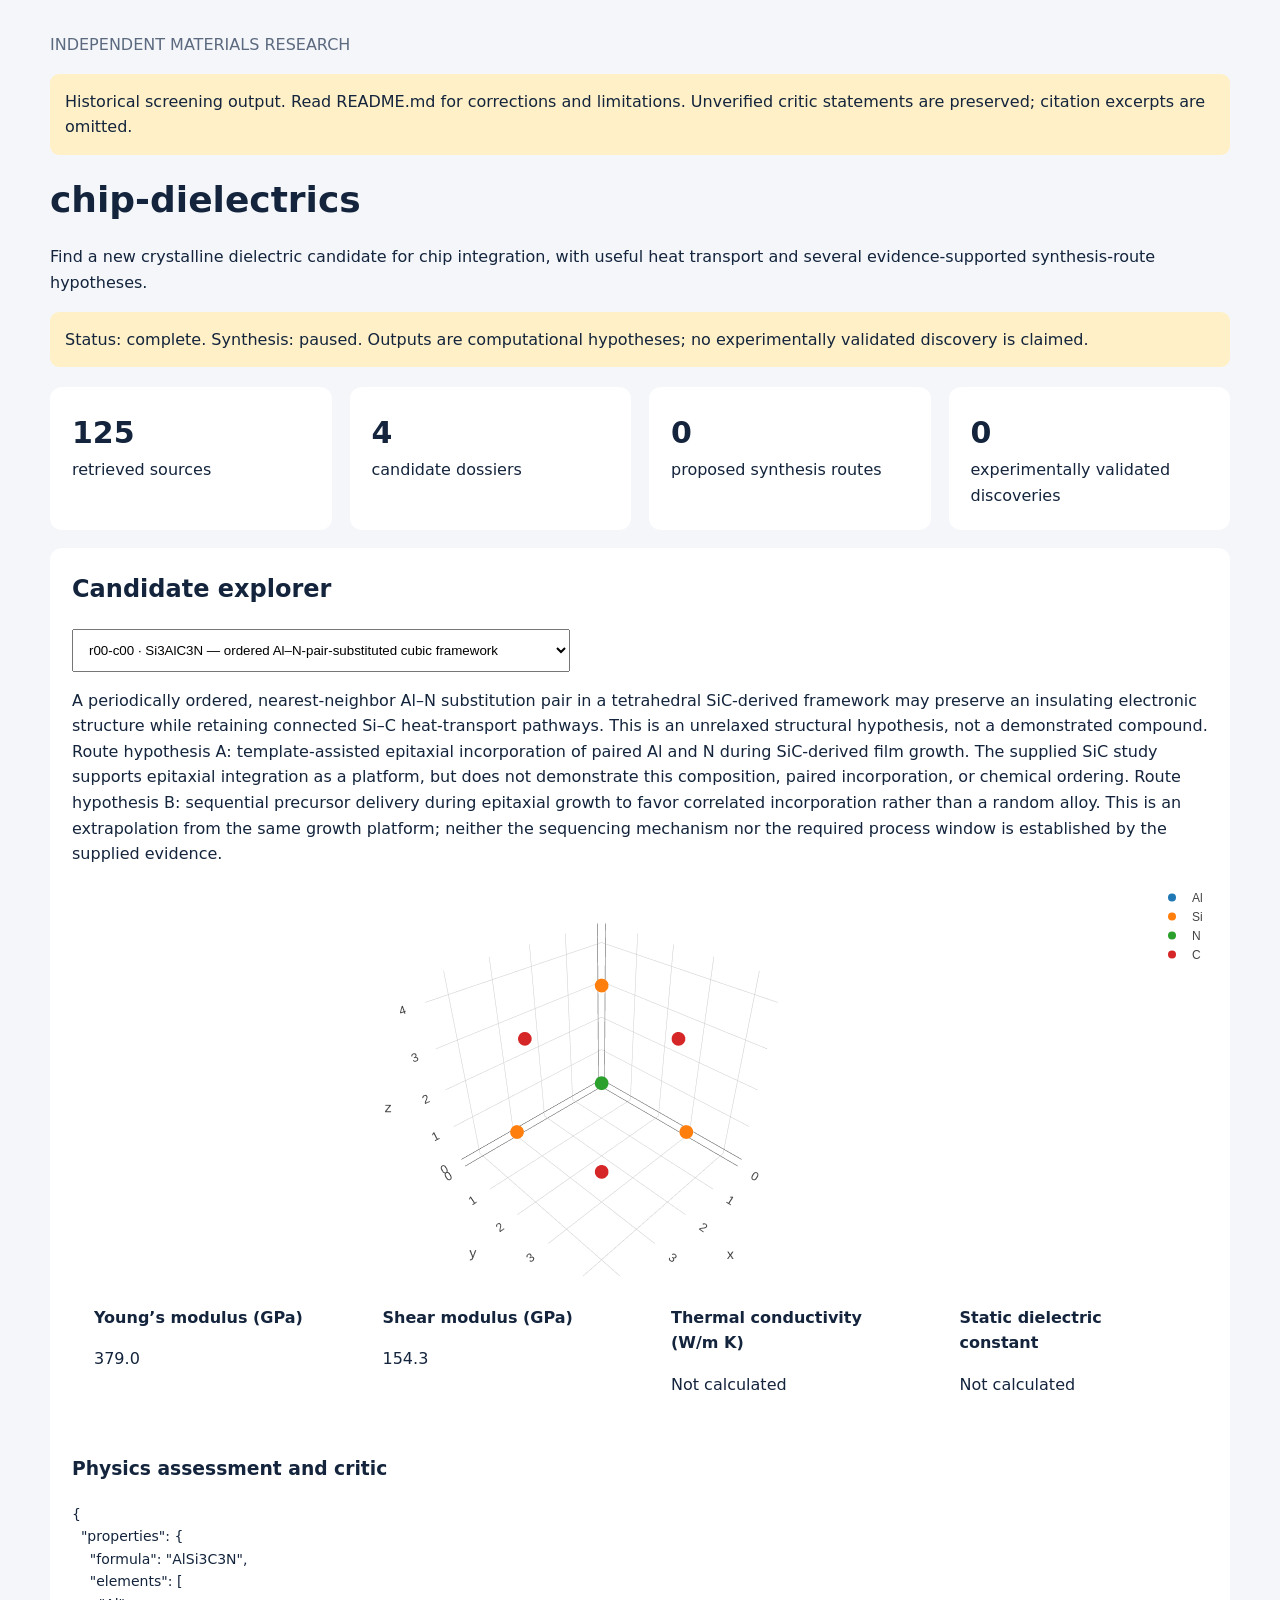
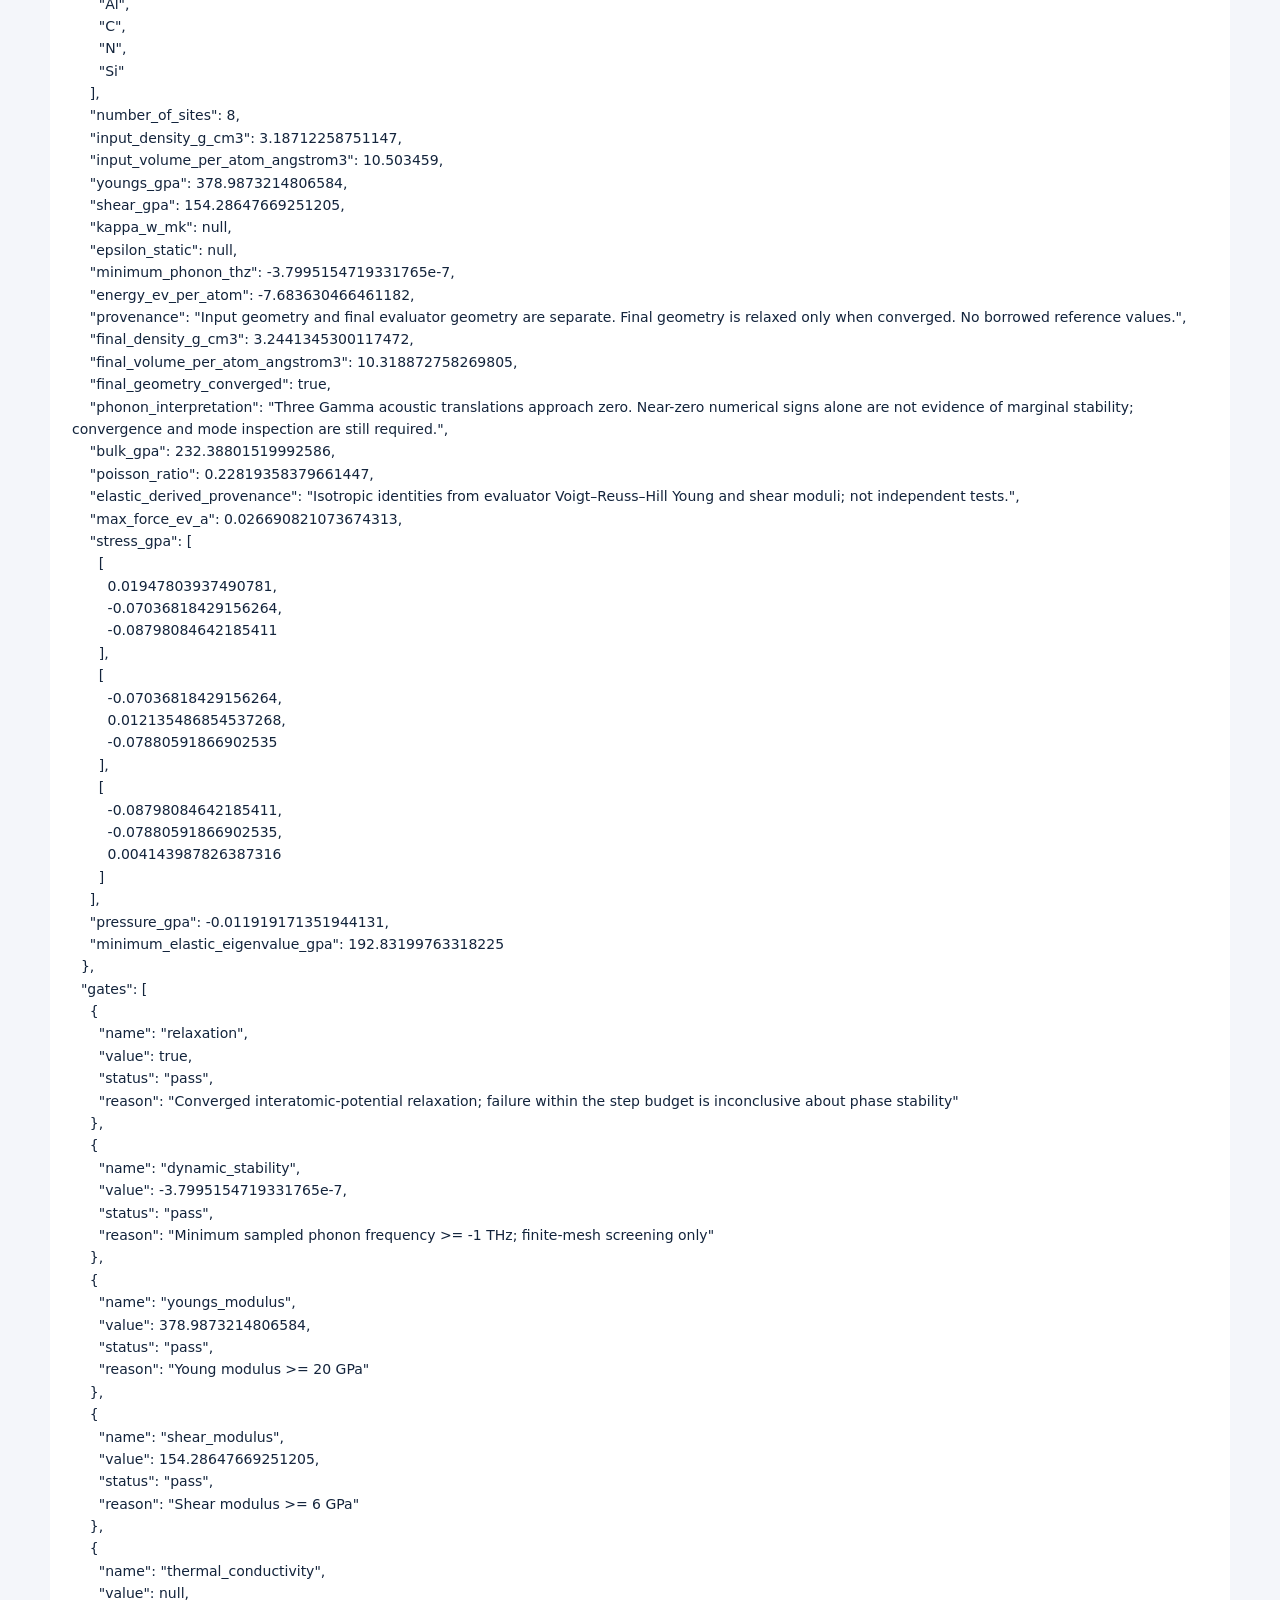
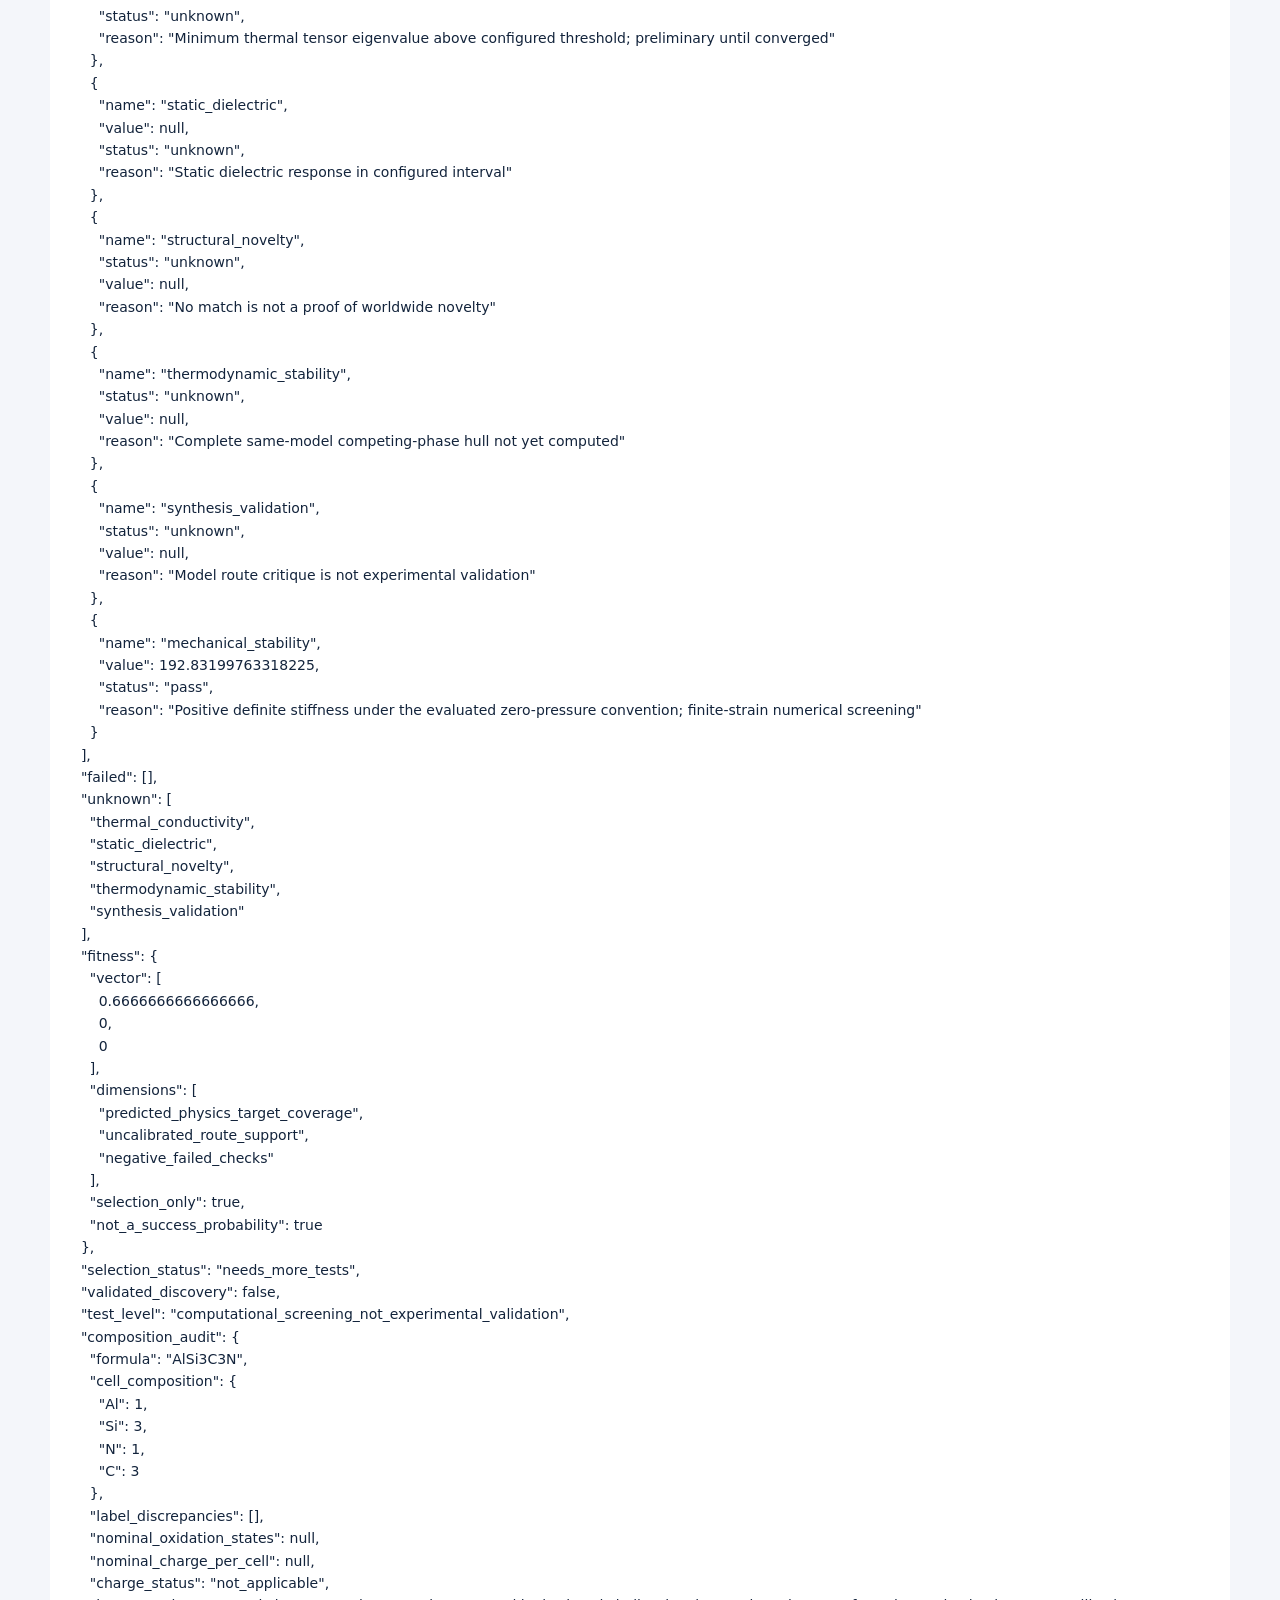
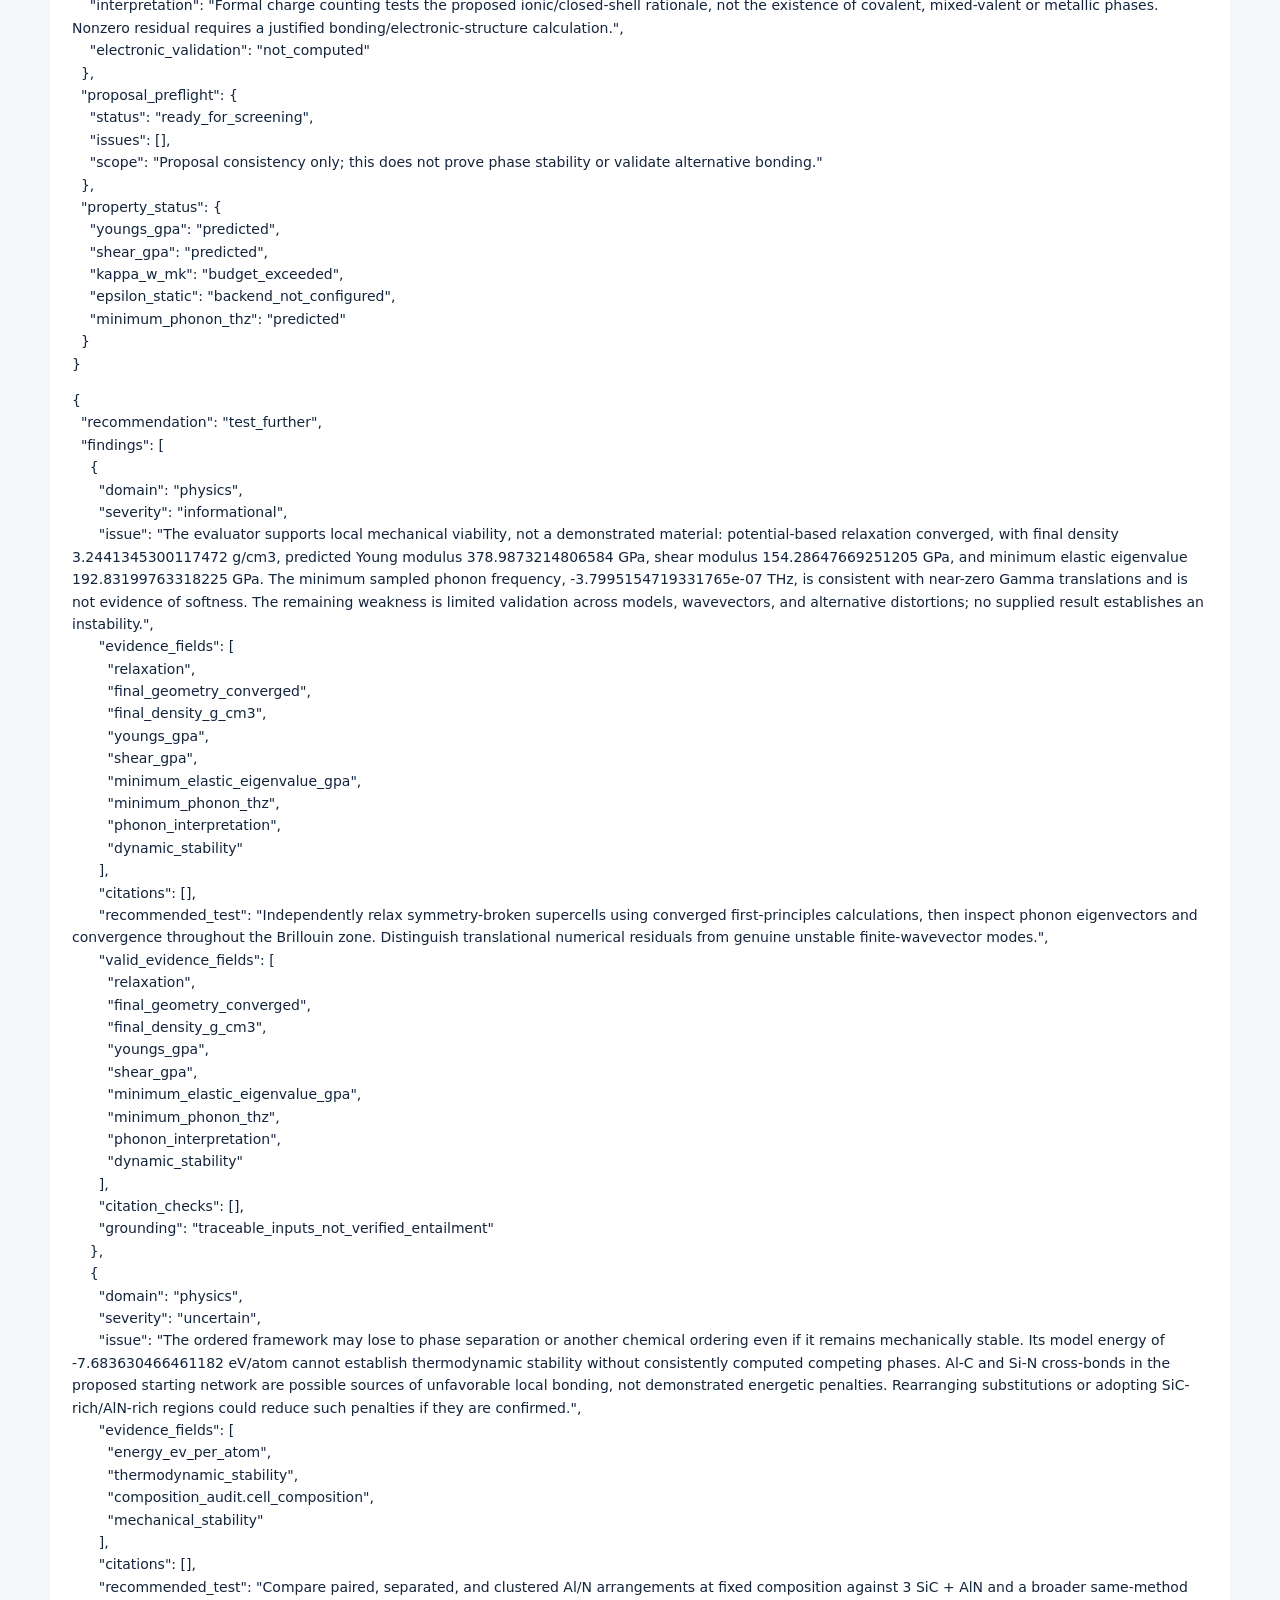
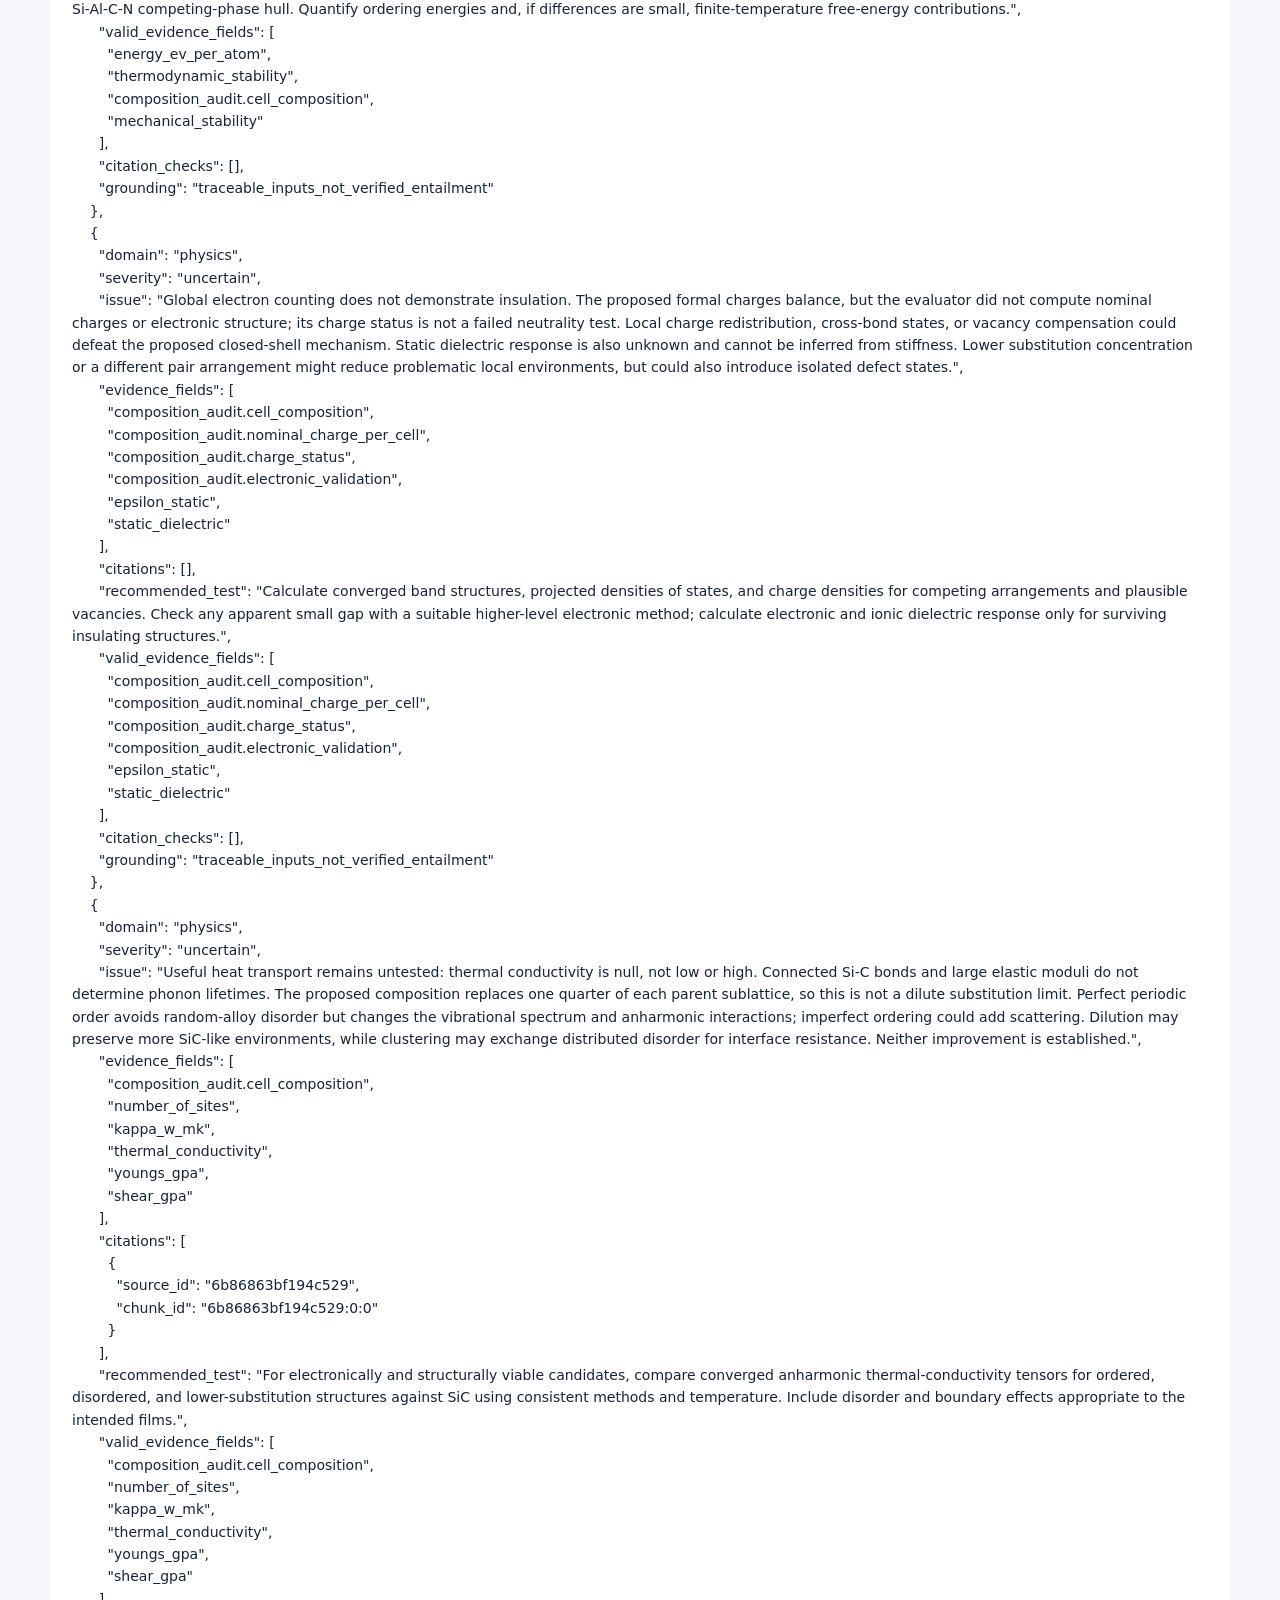
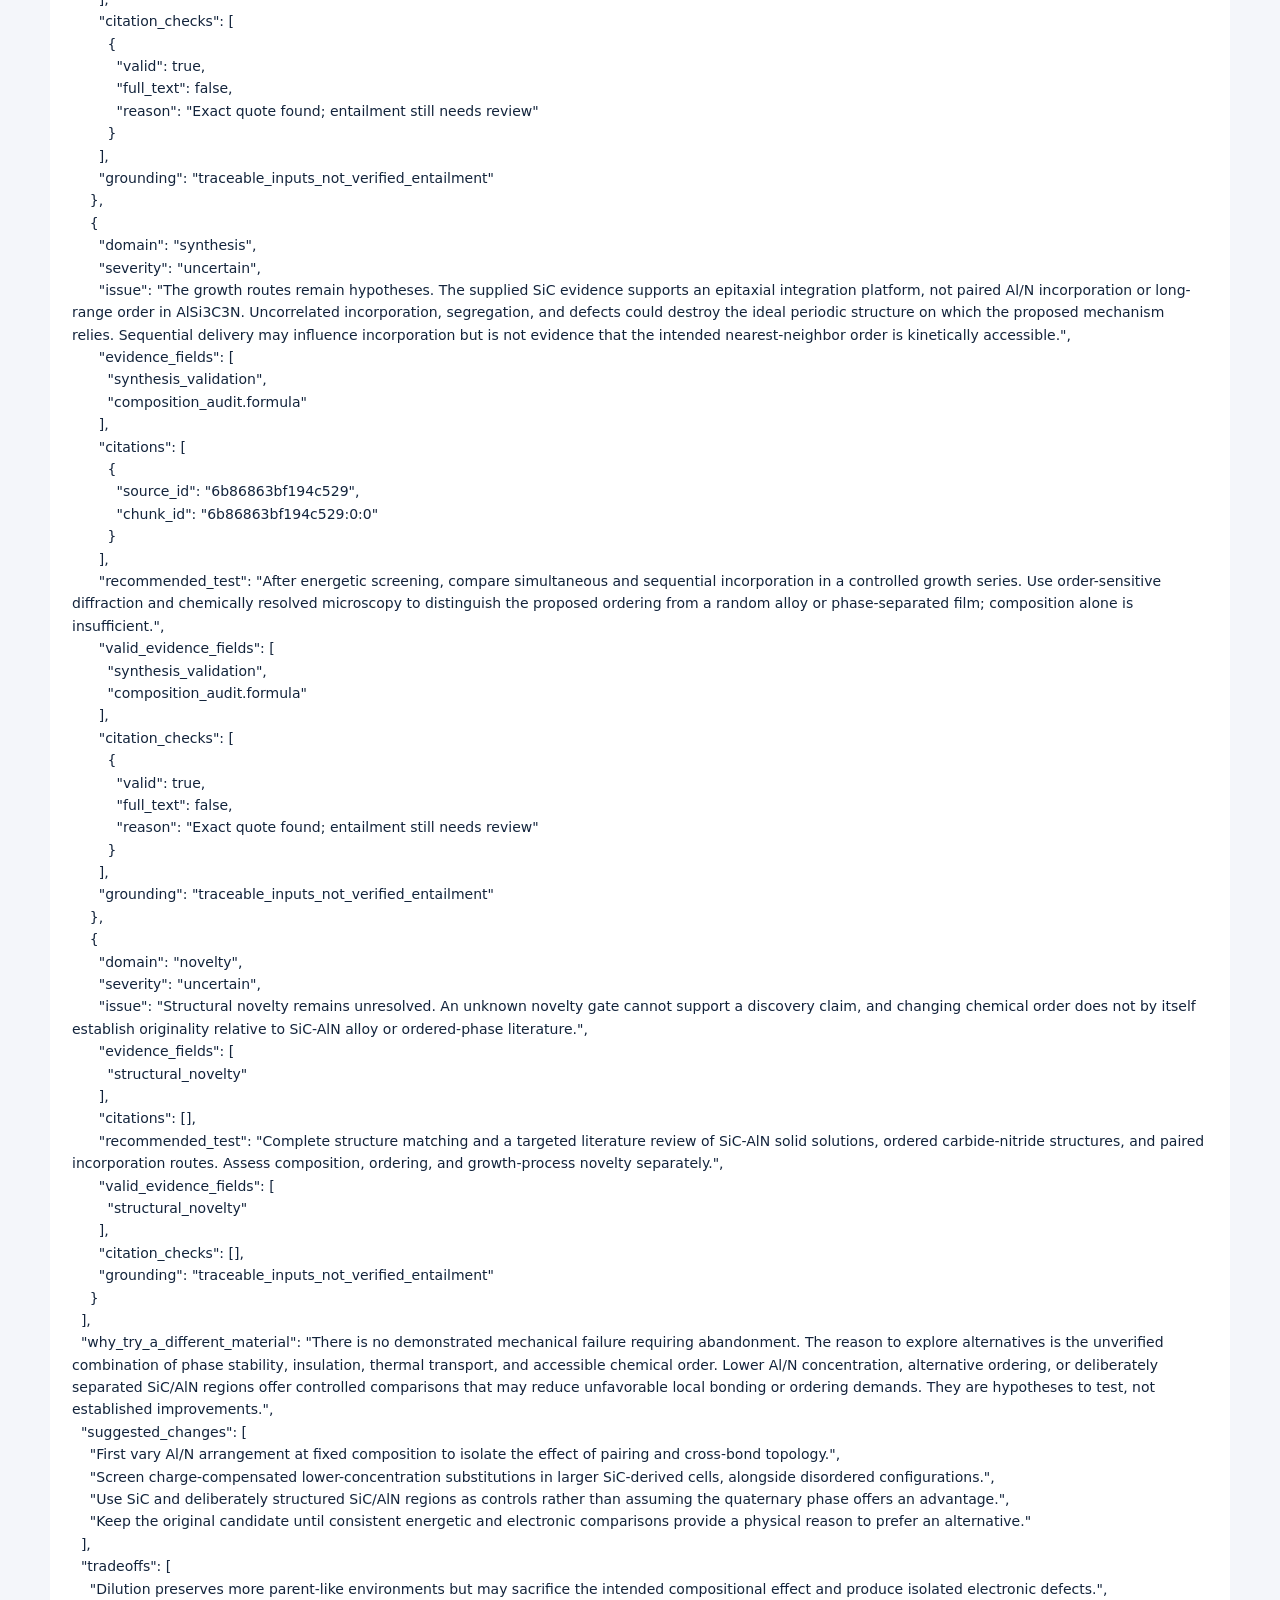
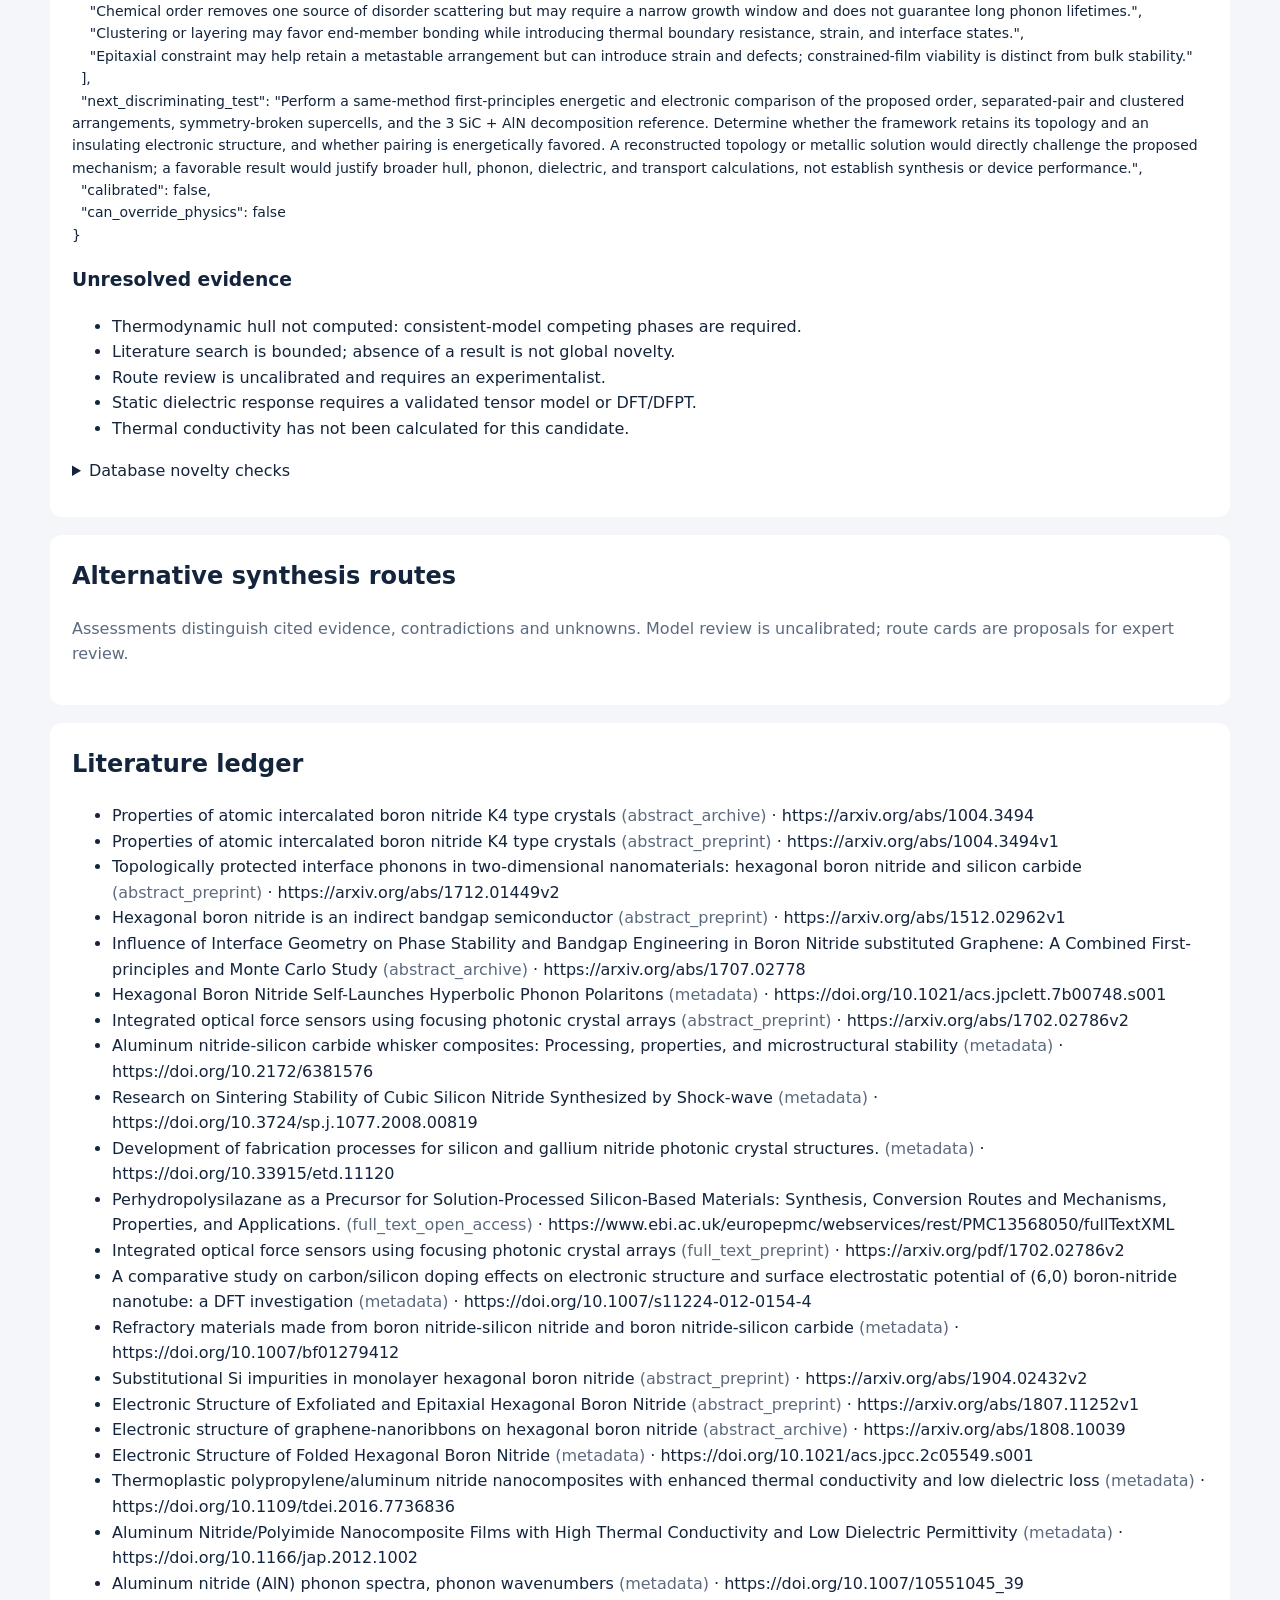
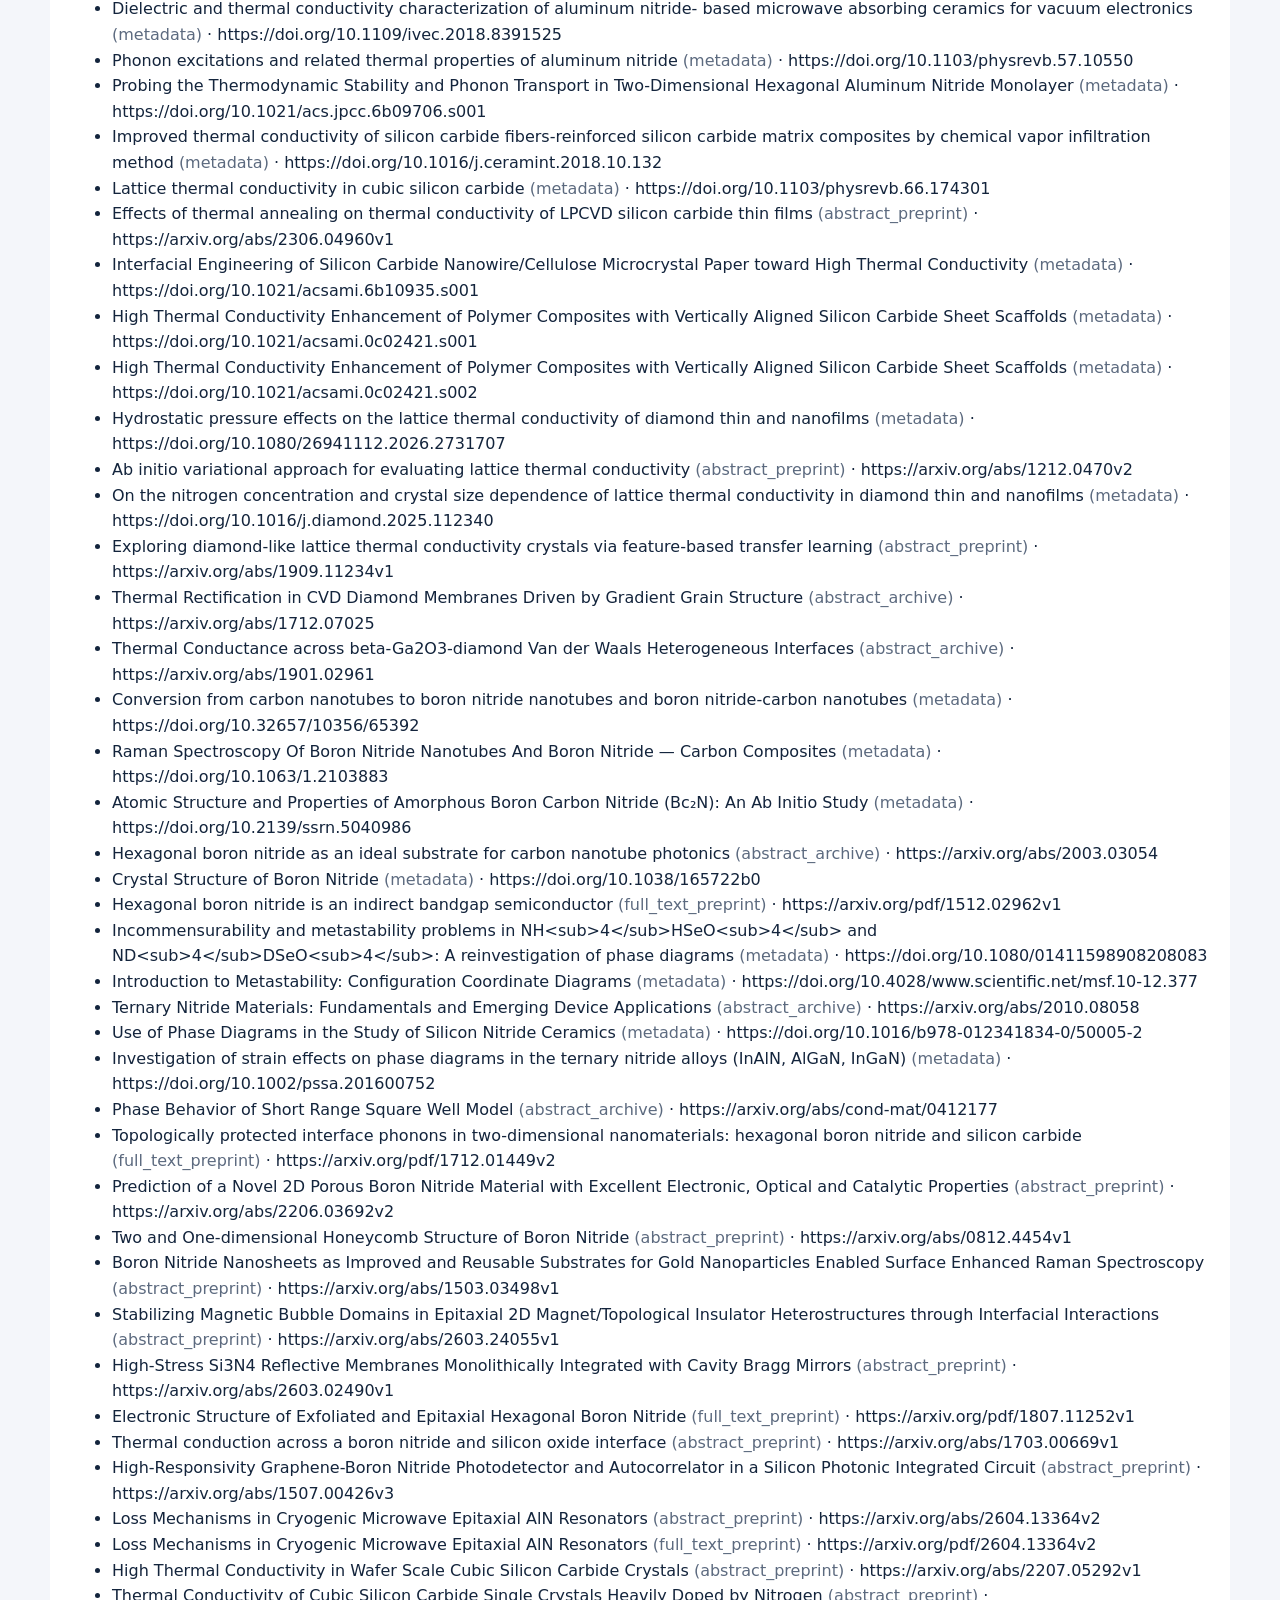
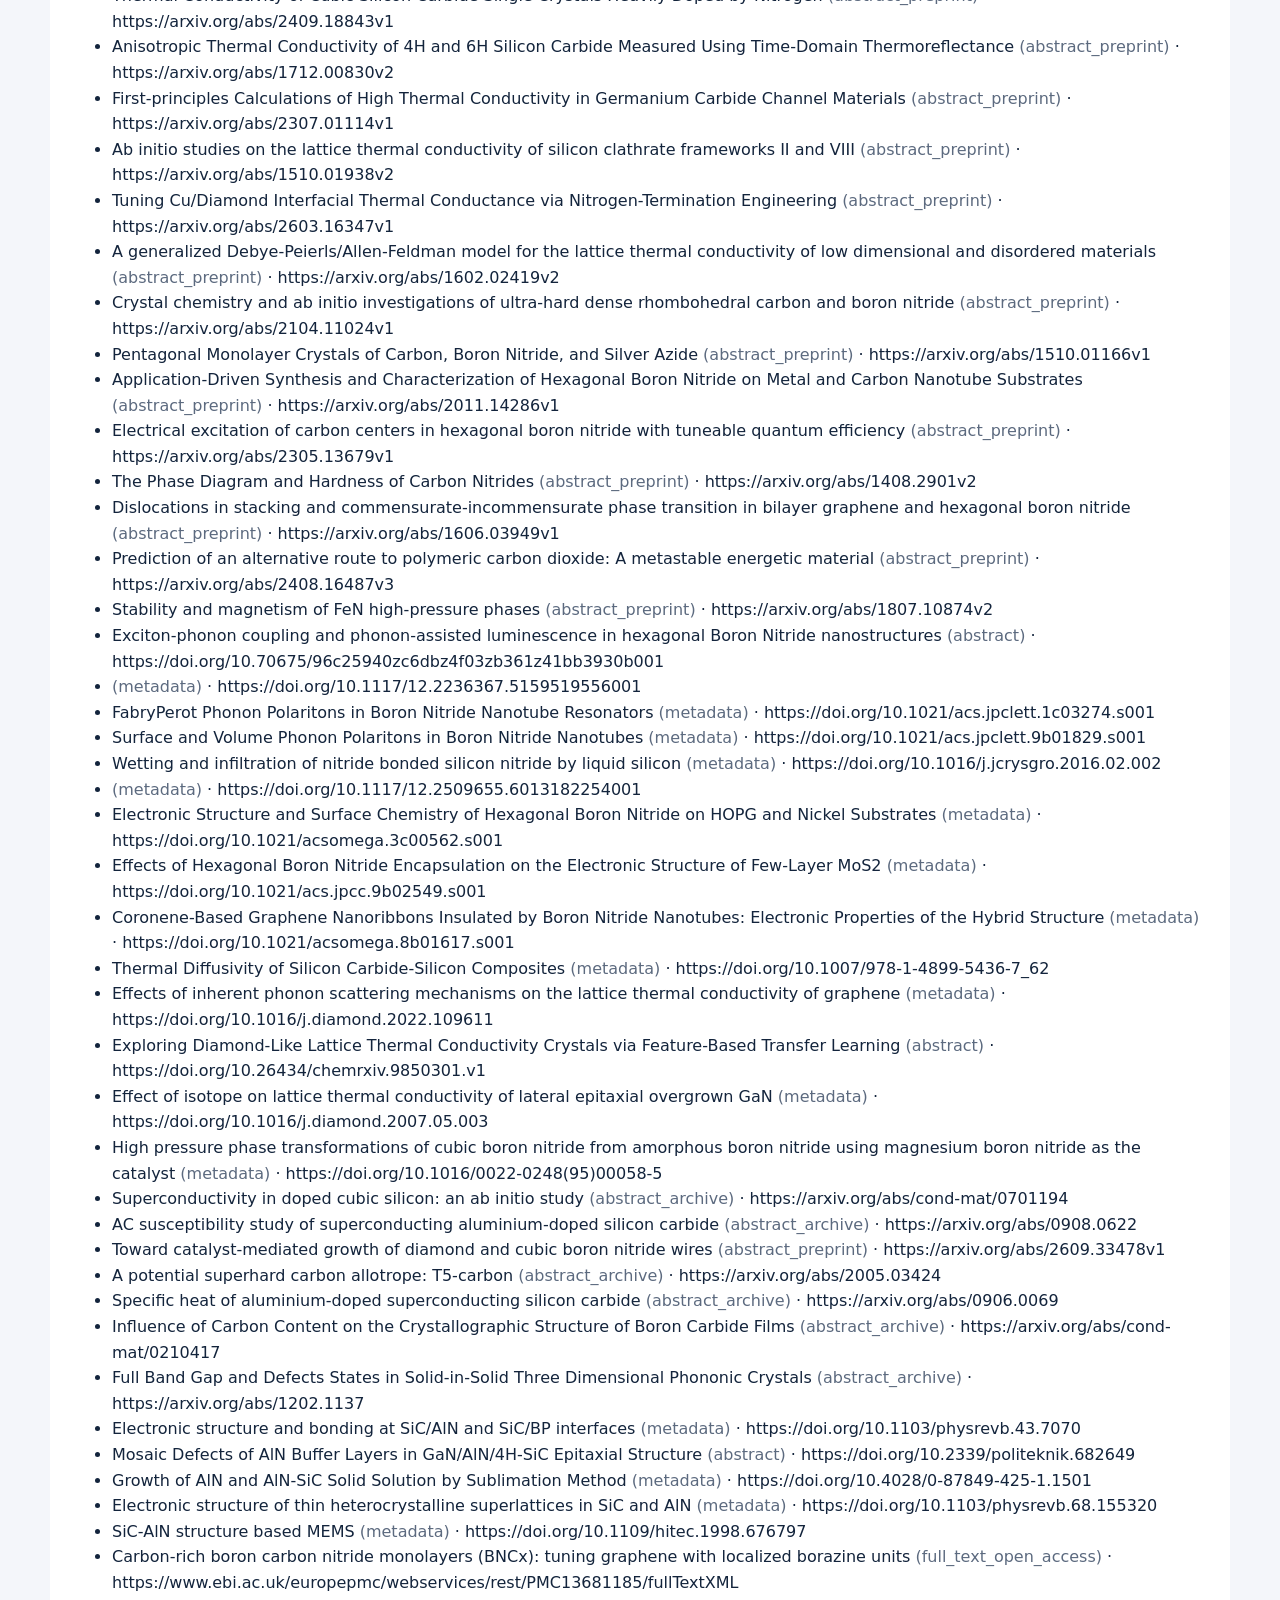
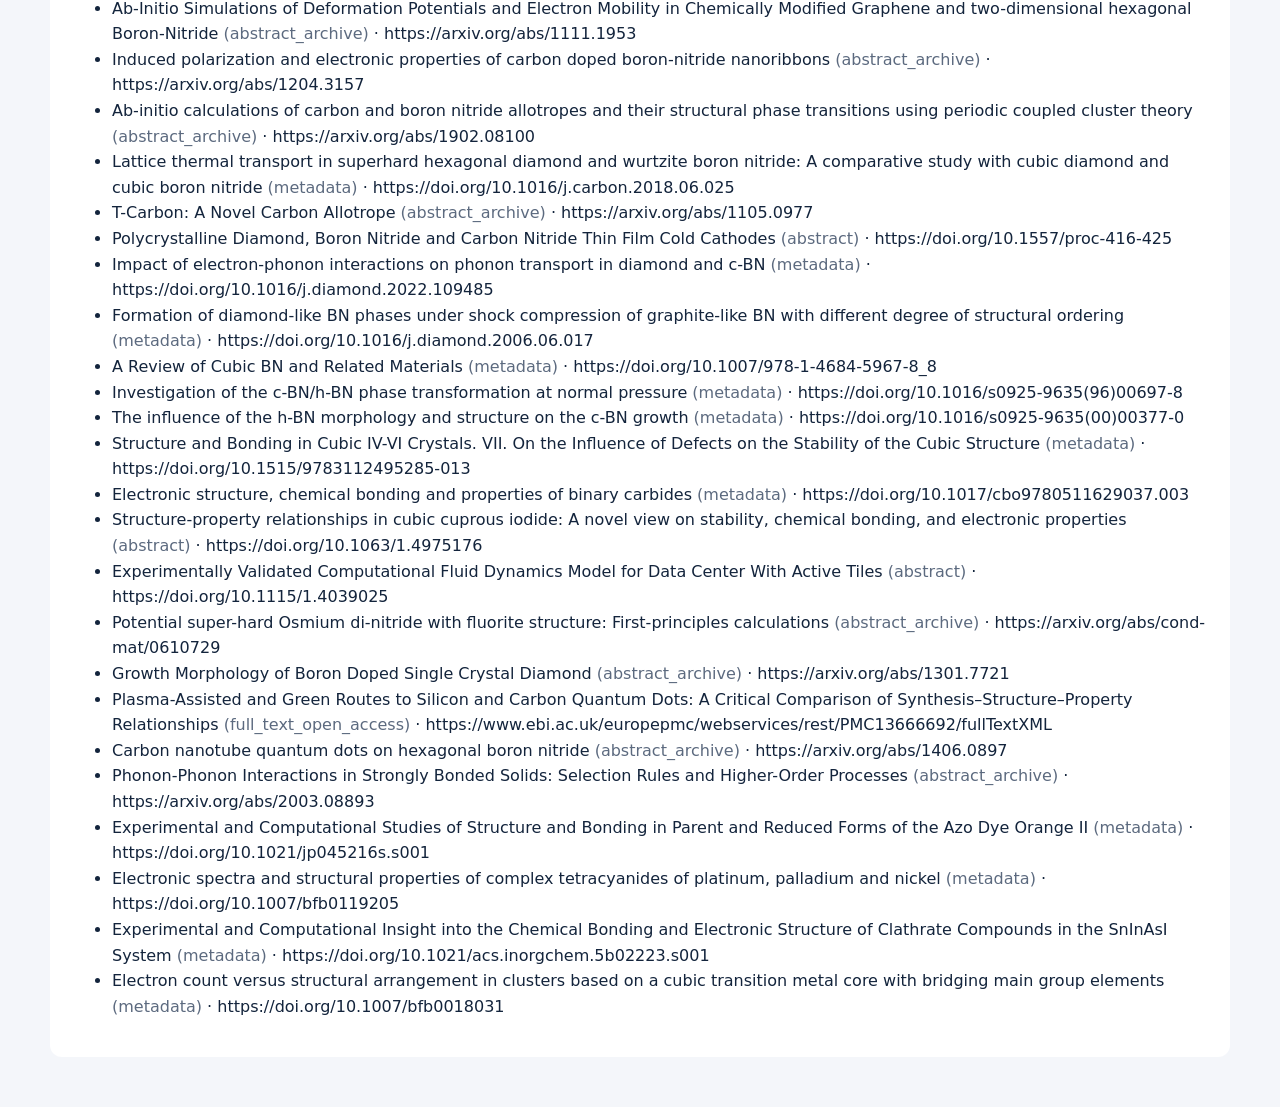
<file: reports/2026-10-23/20261022-212442-03b123/report.html>
<!doctype html><html lang="en"><meta charset="utf-8"><meta name="viewport" content="width=device-width,initial-scale=1">
<title>Discovery campaign</title><style>body{font:16px/1.6 system-ui;background:#f4f6fa;color:#13243c;margin:0}main{max-width:1180px;margin:auto;padding:32px}h1{font-size:36px;margin:8px 0}h2{margin-top:0}.muted{color:#5c6a7f}.panel,.card{background:white;border-radius:12px;padding:22px;margin:18px 0}.grid{display:grid;grid-template-columns:repeat(auto-fit,minmax(220px,1fr));gap:18px}.card{margin:0}.big{font-size:30px;font-weight:700}.notice{background:#fff0c7;padding:15px;border-radius:9px}.step{border-left:3px solid #85a5d4;padding:8px 16px;margin:12px 0}select{padding:12px;max-width:100%}pre{white-space:pre-wrap;overflow-wrap:anywhere;font:14px/1.6 system-ui}details{margin:12px 0}code{overflow-wrap:anywhere}li{overflow-wrap:anywhere}</style><main>
<div class="muted">INDEPENDENT MATERIALS RESEARCH</div><p class="notice">Historical screening output. Read README.md for corrections and limitations. Unverified critic statements are preserved; citation excerpts are omitted.</p><h1>chip-dielectrics</h1><p>Find a new crystalline dielectric candidate for chip integration, with useful heat transport and several evidence-supported synthesis-route hypotheses.</p><div class="notice">Status: complete. Synthesis: paused. Outputs are computational hypotheses; no experimentally validated discovery is claimed.</div><div class="grid" style="margin-top:20px"><div class="card"><div class="big">125</div>retrieved sources</div><div class="card"><div class="big">4</div>candidate dossiers</div><div class="card"><div class="big">0</div>proposed synthesis routes</div><div class="card"><div class="big">0</div>experimentally validated discoveries</div></div><section class="panel"><h2>Candidate explorer</h2><select id="candidate"></select><p id="empty"></p><p id="hypothesis"></p><div id="crystal" style="height:400px"></div><div id="properties" class="grid"></div><h3>Physics assessment and critic</h3><pre id="assessment"></pre><pre id="critic"></pre><h3>Unresolved evidence</h3><ul id="uncertainties"></ul><details><summary>Database novelty checks</summary><pre id="novelty"></pre></details></section>
<section class="panel"><h2>Alternative synthesis routes</h2><p class="muted">Assessments distinguish cited evidence, contradictions and unknowns. Model review is uncalibrated; route cards are proposals for expert review.</p><div id="routes"></div></section><section class="panel"><h2>Literature ledger</h2><ul><li>Properties of atomic intercalated boron nitride K4 type crystals <span class="muted">(abstract_archive)</span> · https://arxiv.org/abs/1004.3494</li><li>Properties of atomic intercalated boron nitride K4 type crystals <span class="muted">(abstract_preprint)</span> · https://arxiv.org/abs/1004.3494v1</li><li>Topologically protected interface phonons in two-dimensional nanomaterials: hexagonal boron nitride and silicon carbide <span class="muted">(abstract_preprint)</span> · https://arxiv.org/abs/1712.01449v2</li><li>Hexagonal boron nitride is an indirect bandgap semiconductor <span class="muted">(abstract_preprint)</span> · https://arxiv.org/abs/1512.02962v1</li><li>Influence of Interface Geometry on Phase Stability and Bandgap
  Engineering in Boron Nitride substituted Graphene: A Combined
  First-principles and Monte Carlo Study <span class="muted">(abstract_archive)</span> · https://arxiv.org/abs/1707.02778</li><li>Hexagonal Boron Nitride Self-Launches Hyperbolic Phonon Polaritons <span class="muted">(metadata)</span> · https://doi.org/10.1021/acs.jpclett.7b00748.s001</li><li>Integrated optical force sensors using focusing photonic crystal arrays <span class="muted">(abstract_preprint)</span> · https://arxiv.org/abs/1702.02786v2</li><li>Aluminum nitride-silicon carbide whisker composites: Processing, properties, and microstructural stability <span class="muted">(metadata)</span> · https://doi.org/10.2172/6381576</li><li>Research on Sintering Stability of Cubic Silicon Nitride Synthesized by Shock-wave <span class="muted">(metadata)</span> · https://doi.org/10.3724/sp.j.1077.2008.00819</li><li>Development of fabrication processes for silicon and gallium nitride photonic crystal structures. <span class="muted">(metadata)</span> · https://doi.org/10.33915/etd.11120</li><li>Perhydropolysilazane as a Precursor for Solution-Processed Silicon-Based Materials: Synthesis, Conversion Routes and Mechanisms, Properties, and Applications. <span class="muted">(full_text_open_access)</span> · https://www.ebi.ac.uk/europepmc/webservices/rest/PMC13568050/fullTextXML</li><li>Integrated optical force sensors using focusing photonic crystal arrays <span class="muted">(full_text_preprint)</span> · https://arxiv.org/pdf/1702.02786v2</li><li>A comparative study on carbon/silicon doping effects on electronic structure and surface electrostatic potential of (6,0) boron-nitride nanotube: a DFT investigation <span class="muted">(metadata)</span> · https://doi.org/10.1007/s11224-012-0154-4</li><li>Refractory materials made from boron nitride-silicon nitride and boron nitride-silicon carbide <span class="muted">(metadata)</span> · https://doi.org/10.1007/bf01279412</li><li>Substitutional Si impurities in monolayer hexagonal boron nitride <span class="muted">(abstract_preprint)</span> · https://arxiv.org/abs/1904.02432v2</li><li>Electronic Structure of Exfoliated and Epitaxial Hexagonal Boron Nitride <span class="muted">(abstract_preprint)</span> · https://arxiv.org/abs/1807.11252v1</li><li>Electronic structure of graphene-nanoribbons on hexagonal boron nitride <span class="muted">(abstract_archive)</span> · https://arxiv.org/abs/1808.10039</li><li>Electronic Structure of Folded Hexagonal Boron Nitride <span class="muted">(metadata)</span> · https://doi.org/10.1021/acs.jpcc.2c05549.s001</li><li>Thermoplastic polypropylene/aluminum nitride nanocomposites with enhanced thermal conductivity and low dielectric loss <span class="muted">(metadata)</span> · https://doi.org/10.1109/tdei.2016.7736836</li><li>Aluminum Nitride/Polyimide Nanocomposite Films with High Thermal Conductivity and Low Dielectric Permittivity <span class="muted">(metadata)</span> · https://doi.org/10.1166/jap.2012.1002</li><li>Aluminum nitride (AlN) phonon spectra, phonon wavenumbers <span class="muted">(metadata)</span> · https://doi.org/10.1007/10551045_39</li><li>Dielectric and thermal conductivity characterization of aluminum nitride- based microwave absorbing ceramics for vacuum electronics <span class="muted">(metadata)</span> · https://doi.org/10.1109/ivec.2018.8391525</li><li>Phonon excitations and related thermal properties of aluminum nitride <span class="muted">(metadata)</span> · https://doi.org/10.1103/physrevb.57.10550</li><li>Probing the Thermodynamic Stability and Phonon Transport in Two-Dimensional Hexagonal Aluminum Nitride Monolayer <span class="muted">(metadata)</span> · https://doi.org/10.1021/acs.jpcc.6b09706.s001</li><li>Improved thermal conductivity of silicon carbide fibers-reinforced silicon carbide matrix composites by chemical vapor infiltration method <span class="muted">(metadata)</span> · https://doi.org/10.1016/j.ceramint.2018.10.132</li><li>Lattice thermal conductivity in cubic silicon carbide <span class="muted">(metadata)</span> · https://doi.org/10.1103/physrevb.66.174301</li><li>Effects of thermal annealing on thermal conductivity of LPCVD silicon carbide thin films <span class="muted">(abstract_preprint)</span> · https://arxiv.org/abs/2306.04960v1</li><li>Interfacial Engineering of Silicon Carbide Nanowire/Cellulose Microcrystal Paper toward High Thermal Conductivity <span class="muted">(metadata)</span> · https://doi.org/10.1021/acsami.6b10935.s001</li><li>High Thermal Conductivity Enhancement of Polymer Composites with Vertically Aligned Silicon Carbide Sheet Scaffolds <span class="muted">(metadata)</span> · https://doi.org/10.1021/acsami.0c02421.s001</li><li>High Thermal Conductivity Enhancement of Polymer Composites with Vertically Aligned Silicon Carbide Sheet Scaffolds <span class="muted">(metadata)</span> · https://doi.org/10.1021/acsami.0c02421.s002</li><li>Hydrostatic pressure effects on the lattice thermal conductivity of diamond thin and nanofilms <span class="muted">(metadata)</span> · https://doi.org/10.1080/26941112.2026.2731707</li><li>Ab initio variational approach for evaluating lattice thermal conductivity <span class="muted">(abstract_preprint)</span> · https://arxiv.org/abs/1212.0470v2</li><li>On the nitrogen concentration and crystal size dependence of lattice thermal conductivity in diamond thin and nanofilms <span class="muted">(metadata)</span> · https://doi.org/10.1016/j.diamond.2025.112340</li><li>Exploring diamond-like lattice thermal conductivity crystals via feature-based transfer learning <span class="muted">(abstract_preprint)</span> · https://arxiv.org/abs/1909.11234v1</li><li>Thermal Rectification in CVD Diamond Membranes Driven by Gradient Grain
  Structure <span class="muted">(abstract_archive)</span> · https://arxiv.org/abs/1712.07025</li><li>Thermal Conductance across beta-Ga2O3-diamond Van der Waals
  Heterogeneous Interfaces <span class="muted">(abstract_archive)</span> · https://arxiv.org/abs/1901.02961</li><li>Conversion from carbon nanotubes to boron nitride nanotubes and boron nitride-carbon nanotubes <span class="muted">(metadata)</span> · https://doi.org/10.32657/10356/65392</li><li>Raman Spectroscopy Of Boron Nitride Nanotubes And Boron Nitride — Carbon Composites <span class="muted">(metadata)</span> · https://doi.org/10.1063/1.2103883</li><li>Atomic Structure and Properties of Amorphous Boron Carbon Nitride (Bc₂N): An Ab Initio Study <span class="muted">(metadata)</span> · https://doi.org/10.2139/ssrn.5040986</li><li>Hexagonal boron nitride as an ideal substrate for carbon nanotube
  photonics <span class="muted">(abstract_archive)</span> · https://arxiv.org/abs/2003.03054</li><li>Crystal Structure of Boron Nitride <span class="muted">(metadata)</span> · https://doi.org/10.1038/165722b0</li><li>Hexagonal boron nitride is an indirect bandgap semiconductor <span class="muted">(full_text_preprint)</span> · https://arxiv.org/pdf/1512.02962v1</li><li>Incommensurability and metastability problems in NH&lt;sub&gt;4&lt;/sub&gt;HSeO&lt;sub&gt;4&lt;/sub&gt; and ND&lt;sub&gt;4&lt;/sub&gt;DSeO&lt;sub&gt;4&lt;/sub&gt;: A reinvestigation of phase diagrams <span class="muted">(metadata)</span> · https://doi.org/10.1080/01411598908208083</li><li>Introduction to Metastability: Configuration Coordinate Diagrams <span class="muted">(metadata)</span> · https://doi.org/10.4028/www.scientific.net/msf.10-12.377</li><li>Ternary Nitride Materials: Fundamentals and Emerging Device Applications <span class="muted">(abstract_archive)</span> · https://arxiv.org/abs/2010.08058</li><li>Use of Phase Diagrams in the Study of Silicon Nitride Ceramics <span class="muted">(metadata)</span> · https://doi.org/10.1016/b978-012341834-0/50005-2</li><li>Investigation of strain effects on phase diagrams in the ternary nitride alloys (InAlN, AlGaN, InGaN) <span class="muted">(metadata)</span> · https://doi.org/10.1002/pssa.201600752</li><li>Phase Behavior of Short Range Square Well Model <span class="muted">(abstract_archive)</span> · https://arxiv.org/abs/cond-mat/0412177</li><li>Topologically protected interface phonons in two-dimensional nanomaterials: hexagonal boron nitride and silicon carbide <span class="muted">(full_text_preprint)</span> · https://arxiv.org/pdf/1712.01449v2</li><li>Prediction of a Novel 2D Porous Boron Nitride Material with Excellent Electronic, Optical and Catalytic Properties <span class="muted">(abstract_preprint)</span> · https://arxiv.org/abs/2206.03692v2</li><li>Two and One-dimensional Honeycomb Structure of Boron Nitride <span class="muted">(abstract_preprint)</span> · https://arxiv.org/abs/0812.4454v1</li><li>Boron Nitride Nanosheets as Improved and Reusable Substrates for Gold Nanoparticles Enabled Surface Enhanced Raman Spectroscopy <span class="muted">(abstract_preprint)</span> · https://arxiv.org/abs/1503.03498v1</li><li>Stabilizing Magnetic Bubble Domains in Epitaxial 2D Magnet/Topological Insulator Heterostructures through Interfacial Interactions <span class="muted">(abstract_preprint)</span> · https://arxiv.org/abs/2603.24055v1</li><li>High-Stress Si3N4 Reflective Membranes Monolithically Integrated with Cavity Bragg Mirrors <span class="muted">(abstract_preprint)</span> · https://arxiv.org/abs/2603.02490v1</li><li>Electronic Structure of Exfoliated and Epitaxial Hexagonal Boron Nitride <span class="muted">(full_text_preprint)</span> · https://arxiv.org/pdf/1807.11252v1</li><li>Thermal conduction across a boron nitride and silicon oxide interface <span class="muted">(abstract_preprint)</span> · https://arxiv.org/abs/1703.00669v1</li><li>High-Responsivity Graphene-Boron Nitride Photodetector and Autocorrelator in a Silicon Photonic Integrated Circuit <span class="muted">(abstract_preprint)</span> · https://arxiv.org/abs/1507.00426v3</li><li>Loss Mechanisms in Cryogenic Microwave Epitaxial AlN Resonators <span class="muted">(abstract_preprint)</span> · https://arxiv.org/abs/2604.13364v2</li><li>Loss Mechanisms in Cryogenic Microwave Epitaxial AlN Resonators <span class="muted">(full_text_preprint)</span> · https://arxiv.org/pdf/2604.13364v2</li><li>High Thermal Conductivity in Wafer Scale Cubic Silicon Carbide Crystals <span class="muted">(abstract_preprint)</span> · https://arxiv.org/abs/2207.05292v1</li><li>Thermal Conductivity of Cubic Silicon Carbide Single Crystals Heavily Doped by Nitrogen <span class="muted">(abstract_preprint)</span> · https://arxiv.org/abs/2409.18843v1</li><li>Anisotropic Thermal Conductivity of 4H and 6H Silicon Carbide Measured Using Time-Domain Thermoreflectance <span class="muted">(abstract_preprint)</span> · https://arxiv.org/abs/1712.00830v2</li><li>First-principles Calculations of High Thermal Conductivity in Germanium Carbide Channel Materials <span class="muted">(abstract_preprint)</span> · https://arxiv.org/abs/2307.01114v1</li><li>Ab initio studies on the lattice thermal conductivity of silicon clathrate frameworks II and VIII <span class="muted">(abstract_preprint)</span> · https://arxiv.org/abs/1510.01938v2</li><li>Tuning Cu/Diamond Interfacial Thermal Conductance via Nitrogen-Termination Engineering <span class="muted">(abstract_preprint)</span> · https://arxiv.org/abs/2603.16347v1</li><li>A generalized Debye-Peierls/Allen-Feldman model for the lattice thermal conductivity of low dimensional and disordered materials <span class="muted">(abstract_preprint)</span> · https://arxiv.org/abs/1602.02419v2</li><li>Crystal chemistry and ab initio investigations of ultra-hard dense rhombohedral carbon and boron nitride <span class="muted">(abstract_preprint)</span> · https://arxiv.org/abs/2104.11024v1</li><li>Pentagonal Monolayer Crystals of Carbon, Boron Nitride, and Silver Azide <span class="muted">(abstract_preprint)</span> · https://arxiv.org/abs/1510.01166v1</li><li>Application-Driven Synthesis and Characterization of Hexagonal Boron Nitride on Metal and Carbon Nanotube Substrates <span class="muted">(abstract_preprint)</span> · https://arxiv.org/abs/2011.14286v1</li><li>Electrical excitation of carbon centers in hexagonal boron nitride with tuneable quantum efficiency <span class="muted">(abstract_preprint)</span> · https://arxiv.org/abs/2305.13679v1</li><li>The Phase Diagram and Hardness of Carbon Nitrides <span class="muted">(abstract_preprint)</span> · https://arxiv.org/abs/1408.2901v2</li><li>Dislocations in stacking and commensurate-incommensurate phase transition in bilayer graphene and hexagonal boron nitride <span class="muted">(abstract_preprint)</span> · https://arxiv.org/abs/1606.03949v1</li><li>Prediction of an alternative route to polymeric carbon dioxide: A metastable energetic material <span class="muted">(abstract_preprint)</span> · https://arxiv.org/abs/2408.16487v3</li><li>Stability and magnetism of FeN high-pressure phases <span class="muted">(abstract_preprint)</span> · https://arxiv.org/abs/1807.10874v2</li><li>Exciton-phonon coupling and phonon-assisted luminescence in hexagonal Boron Nitride nanostructures <span class="muted">(abstract)</span> · https://doi.org/10.70675/96c25940zc6dbz4f03zb361z41bb3930b001</li><li> <span class="muted">(metadata)</span> · https://doi.org/10.1117/12.2236367.5159519556001</li><li>FabryPerot Phonon Polaritons in Boron Nitride Nanotube Resonators <span class="muted">(metadata)</span> · https://doi.org/10.1021/acs.jpclett.1c03274.s001</li><li>Surface and Volume Phonon Polaritons in Boron Nitride Nanotubes <span class="muted">(metadata)</span> · https://doi.org/10.1021/acs.jpclett.9b01829.s001</li><li>Wetting and infiltration of nitride bonded silicon nitride by liquid silicon <span class="muted">(metadata)</span> · https://doi.org/10.1016/j.jcrysgro.2016.02.002</li><li> <span class="muted">(metadata)</span> · https://doi.org/10.1117/12.2509655.6013182254001</li><li>Electronic Structure and Surface Chemistry of Hexagonal Boron Nitride on HOPG and Nickel Substrates <span class="muted">(metadata)</span> · https://doi.org/10.1021/acsomega.3c00562.s001</li><li>Effects of Hexagonal Boron Nitride Encapsulation on the Electronic Structure of Few-Layer MoS2 <span class="muted">(metadata)</span> · https://doi.org/10.1021/acs.jpcc.9b02549.s001</li><li>Coronene-Based Graphene Nanoribbons Insulated by Boron Nitride Nanotubes: Electronic Properties of the Hybrid Structure <span class="muted">(metadata)</span> · https://doi.org/10.1021/acsomega.8b01617.s001</li><li>Thermal Diffusivity of Silicon Carbide-Silicon Composites <span class="muted">(metadata)</span> · https://doi.org/10.1007/978-1-4899-5436-7_62</li><li>Effects of inherent phonon scattering mechanisms on the lattice thermal conductivity of graphene <span class="muted">(metadata)</span> · https://doi.org/10.1016/j.diamond.2022.109611</li><li>Exploring Diamond-Like Lattice Thermal Conductivity Crystals via Feature-Based Transfer Learning <span class="muted">(abstract)</span> · https://doi.org/10.26434/chemrxiv.9850301.v1</li><li>Effect of isotope on lattice thermal conductivity of lateral epitaxial overgrown GaN <span class="muted">(metadata)</span> · https://doi.org/10.1016/j.diamond.2007.05.003</li><li>High pressure phase transformations of cubic boron nitride from amorphous boron nitride using magnesium boron nitride as the catalyst <span class="muted">(metadata)</span> · https://doi.org/10.1016/0022-0248(95)00058-5</li><li>Superconductivity in doped cubic silicon: an ab initio study <span class="muted">(abstract_archive)</span> · https://arxiv.org/abs/cond-mat/0701194</li><li>AC susceptibility study of superconducting aluminium-doped silicon
  carbide <span class="muted">(abstract_archive)</span> · https://arxiv.org/abs/0908.0622</li><li>Toward catalyst-mediated growth of diamond and cubic boron nitride wires <span class="muted">(abstract_preprint)</span> · https://arxiv.org/abs/2609.33478v1</li><li>A potential superhard carbon allotrope: T5-carbon <span class="muted">(abstract_archive)</span> · https://arxiv.org/abs/2005.03424</li><li>Specific heat of aluminium-doped superconducting silicon carbide <span class="muted">(abstract_archive)</span> · https://arxiv.org/abs/0906.0069</li><li>Influence of Carbon Content on the Crystallographic Structure of Boron
  Carbide Films <span class="muted">(abstract_archive)</span> · https://arxiv.org/abs/cond-mat/0210417</li><li>Full Band Gap and Defects States in Solid-in-Solid Three Dimensional
  Phononic Crystals <span class="muted">(abstract_archive)</span> · https://arxiv.org/abs/1202.1137</li><li>Electronic structure and bonding at SiC/AlN and SiC/BP interfaces <span class="muted">(metadata)</span> · https://doi.org/10.1103/physrevb.43.7070</li><li>Mosaic Defects of AlN Buffer Layers in GaN/AlN/4H-SiC Epitaxial Structure <span class="muted">(abstract)</span> · https://doi.org/10.2339/politeknik.682649</li><li>Growth of AlN and AlN-SiC Solid Solution by Sublimation Method <span class="muted">(metadata)</span> · https://doi.org/10.4028/0-87849-425-1.1501</li><li>Electronic structure of thin heterocrystalline superlattices in SiC and AlN <span class="muted">(metadata)</span> · https://doi.org/10.1103/physrevb.68.155320</li><li>SiC-AlN structure based MEMS <span class="muted">(metadata)</span> · https://doi.org/10.1109/hitec.1998.676797</li><li>Carbon-rich boron carbon nitride monolayers (BNCx): tuning graphene with localized borazine units <span class="muted">(full_text_open_access)</span> · https://www.ebi.ac.uk/europepmc/webservices/rest/PMC13681185/fullTextXML</li><li>Ab-Initio Simulations of Deformation Potentials and Electron Mobility in
  Chemically Modified Graphene and two-dimensional hexagonal Boron-Nitride <span class="muted">(abstract_archive)</span> · https://arxiv.org/abs/1111.1953</li><li>Induced polarization and electronic properties of carbon doped
  boron-nitride nanoribbons <span class="muted">(abstract_archive)</span> · https://arxiv.org/abs/1204.3157</li><li>Ab-initio calculations of carbon and boron nitride allotropes and their
  structural phase transitions using periodic coupled cluster theory <span class="muted">(abstract_archive)</span> · https://arxiv.org/abs/1902.08100</li><li>Lattice thermal transport in superhard hexagonal diamond and wurtzite boron nitride: A comparative study with cubic diamond and cubic boron nitride <span class="muted">(metadata)</span> · https://doi.org/10.1016/j.carbon.2018.06.025</li><li>T-Carbon: A Novel Carbon Allotrope <span class="muted">(abstract_archive)</span> · https://arxiv.org/abs/1105.0977</li><li>Polycrystalline Diamond, Boron Nitride and Carbon Nitride Thin Film Cold Cathodes <span class="muted">(abstract)</span> · https://doi.org/10.1557/proc-416-425</li><li>Impact of electron-phonon interactions on phonon transport in diamond and c-BN <span class="muted">(metadata)</span> · https://doi.org/10.1016/j.diamond.2022.109485</li><li>Formation of diamond-like BN phases under shock compression of graphite-like BN with different degree of structural ordering <span class="muted">(metadata)</span> · https://doi.org/10.1016/j.diamond.2006.06.017</li><li>A Review of Cubic BN and Related Materials <span class="muted">(metadata)</span> · https://doi.org/10.1007/978-1-4684-5967-8_8</li><li>Investigation of the c-BN/h-BN phase transformation at normal pressure <span class="muted">(metadata)</span> · https://doi.org/10.1016/s0925-9635(96)00697-8</li><li>The influence of the h-BN morphology and structure on the c-BN growth <span class="muted">(metadata)</span> · https://doi.org/10.1016/s0925-9635(00)00377-0</li><li>Structure and Bonding in Cubic IV-VI Crystals. VII. On the Influence of Defects on the Stability of the Cubic Structure <span class="muted">(metadata)</span> · https://doi.org/10.1515/9783112495285-013</li><li>Electronic structure, chemical bonding and properties of binary carbides <span class="muted">(metadata)</span> · https://doi.org/10.1017/cbo9780511629037.003</li><li>Structure-property relationships in cubic cuprous iodide: A novel view on stability, chemical bonding, and electronic properties <span class="muted">(abstract)</span> · https://doi.org/10.1063/1.4975176</li><li>Experimentally Validated Computational Fluid Dynamics Model for Data Center With Active Tiles <span class="muted">(abstract)</span> · https://doi.org/10.1115/1.4039025</li><li>Potential super-hard Osmium di-nitride with fluorite structure:
  First-principles calculations <span class="muted">(abstract_archive)</span> · https://arxiv.org/abs/cond-mat/0610729</li><li>Growth Morphology of Boron Doped Single Crystal Diamond <span class="muted">(abstract_archive)</span> · https://arxiv.org/abs/1301.7721</li><li>Plasma-Assisted and Green Routes to Silicon and Carbon Quantum Dots: A Critical Comparison of Synthesis–Structure–Property Relationships <span class="muted">(full_text_open_access)</span> · https://www.ebi.ac.uk/europepmc/webservices/rest/PMC13666692/fullTextXML</li><li>Carbon nanotube quantum dots on hexagonal boron nitride <span class="muted">(abstract_archive)</span> · https://arxiv.org/abs/1406.0897</li><li>Phonon-Phonon Interactions in Strongly Bonded Solids: Selection Rules
  and Higher-Order Processes <span class="muted">(abstract_archive)</span> · https://arxiv.org/abs/2003.08893</li><li>Experimental and Computational Studies  of Structure and Bonding in Parent and  Reduced Forms of the Azo Dye Orange II <span class="muted">(metadata)</span> · https://doi.org/10.1021/jp045216s.s001</li><li>Electronic spectra and structural properties of complex tetracyanides of platinum, palladium and nickel <span class="muted">(metadata)</span> · https://doi.org/10.1007/bfb0119205</li><li>Experimental and Computational Insight into the Chemical Bonding and Electronic Structure of Clathrate Compounds in the SnInAsI System <span class="muted">(metadata)</span> · https://doi.org/10.1021/acs.inorgchem.5b02223.s001</li><li>Electron count versus structural arrangement in clusters based on a cubic transition metal core with bridging main group elements <span class="muted">(metadata)</span> · https://doi.org/10.1007/bfb0018031</li></ul></section><script src="../assets/plotly.min.js"></script><script>const candidates=[{"id": "r00-c00", "kind": "computational_hypothesis", "hypothesis": {"name": "Si3AlC3N \u2014 ordered Al\u2013N-pair-substituted cubic framework", "hypothesis": "A periodically ordered, nearest-neighbor Al\u2013N substitution pair in a tetrahedral SiC-derived framework may preserve an insulating electronic structure while retaining connected Si\u2013C heat-transport pathways. This is an unrelaxed structural hypothesis, not a demonstrated compound. Route hypothesis A: template-assisted epitaxial incorporation of paired Al and N during SiC-derived film growth. The supplied SiC study supports epitaxial integration as a platform, but does not demonstrate this composition, paired incorporation, or chemical ordering. Route hypothesis B: sequential precursor delivery during epitaxial growth to favor correlated incorporation rather than a random alloy. This is an extrapolation from the same growth platform; neither the sequencing mechanism nor the required process window is established by the supplied evidence.", "crystal": {"lattice": [[4.38, 0.0, 0.0], [0.0, 4.38, 0.0], [0.0, 0.0, 4.38]], "species": ["Al", "Si", "Si", "Si", "N", "C", "C", "C"], "frac_coords": [[0.0, 0.0, 0.0], [0.0, 0.5, 0.5], [0.5, 0.0, 0.5], [0.5, 0.5, 0.0], [0.25, 0.25, 0.25], [0.25, 0.75, 0.75], [0.75, 0.25, 0.75], [0.75, 0.75, 0.25]]}, "expected_advantage": "Potentially combines compensated electronic bonding with a dense, connected tetrahedral framework and a SiC-related integration platform. Any useful thermal transport, dielectric response, or advantage over existing SiC films remains unverified.", "closest_known_material": "Cubic SiC and AlN are the chemical end-member references. This cell is an ordered mixed carbide\u2013nitride hypothesis, not either supplied binary seed. Related SiC\u2013AlN compositions and orderings require a broader literature and structure-database search.", "falsification_test": "First perform unconstrained first-principles relaxation from this cell and competing Al/N arrangements, including symmetry-broken supercells. Test decomposition against SiC, AlN, and other competing Si\u2013Al\u2013C\u2013N phases, then evaluate phonons throughout the Brillouin zone. Reject the proposed insulating mechanism if converged electronic calculations show partially occupied or connected in-gap states; examine paired and separated substitutions and likely vacancy defects. Only for surviving insulating structures calculate dielectric response, band alignment to relevant chip materials, and anharmonic phonon transport with disorder and interface scattering. A lower-energy reconstructed topology, accessible decomposition, or unstable ordering would invalidate this specific framework. Future growth validation would require chemical-order-sensitive diffraction and microscopy, not composition alone.", "citations": [{"source_id": "6b86863bf194c529", "chunk_id": "6b86863bf194c529:0:0"}, {"source_id": "6b86863bf194c529", "chunk_id": "6b86863bf194c529:0:0"}], "parent_ids": [], "mutation_operator": "explore", "parent_issues_addressed": [], "change_rationale": "Replace a neighboring Si\u2013C pair by Al\u2013N rather than introduce an uncompensated isolated dopant. This changes the seed chemistry and translational chemical order while retaining a physically interpretable starting connectivity. There is no eligible archived parent; supplied computational memory is used only to prioritize missing electronic and transport tests.", "expected_tradeoffs": ["Al\u2013C and Si\u2013N cross-bonds may introduce local strain, unfavorable charge redistribution, or gap states despite global electron counting.", "Chemical ordering may reduce random-alloy scattering, but changed force constants and additional phonon branches can still impair heat transport.", "Phase separation toward SiC and AlN may be preferred over the proposed ordered phase.", "Growth conditions needed for ordering may be incompatible with completed chip stacks; interface traps and leakage could preclude dielectric use."], "predicted_mechanism": "Paired heterovalent substitution preserves the total bonding-electron count. A fully connected tetrahedral network could support dispersive acoustic modes, while periodic rather than random chemical placement avoids one source of disorder scattering. Neither electron counting nor network stiffness establishes insulation or thermal performance.", "bonding_justification": "Formal Si(IV), Al(III), C(\u2212IV), and N(\u2212III) charges balance for Si3AlC3N. Equivalently, replacing Si\u2013C with Al\u2013N preserves the valence-electron total expected for a saturated tetrahedral network. These formal counts do not ensure local bond satisfaction: test charge density, projected density of states, bond populations, and occupied antibonding character after relaxation."}, "evaluated_crystal": {"lattice": [[4.353977239507212, 0.00025669136263999445, 0.000682465480194149], [0.0002566404744410228, 4.354266472789087, 0.000613780756084533], [0.0006823196759259361, 0.0006136863323057909, 4.354327667909745]], "species": ["Al", "Si", "Si", "Si", "N", "C", "C", "C"], "frac_coords": [[0.0019171436320642506, 0.001936595796437833, 0.0020713065874280114], [0.9978256430480815, 0.5016530794554456, 0.501708210873334], [0.5016144248758871, 0.9978560662897498, 0.5017817937848806], [0.5018037761185948, 0.5019352671719519, 0.9975624654488412], [0.2577350524118657, 0.25754983361547706, 0.25759573335012925], [0.256846473797028, 0.7411745453563539, 0.7411633006064084], [0.7411498941400348, 0.25679861804555165, 0.7411978163342625], [0.7411075875059259, 0.7410959946215516, 0.25691937487242567]]}, "hypothesis_citation_checks": [{"valid": true, "full_text": false, "reason": "Exact quote found; entailment still needs review"}, {"valid": true, "full_text": false, "reason": "Exact quote found; entailment still needs review"}], "physics": {"status": "partial", "backend": "PET-MAD/1.0.2", "input_digest": "80f51210eac61ffe878ad7d4ee44ba70129657d8768fda8ea35b3899f07b9d93", "relaxed": {"lattice": [[4.353977239507212, 0.00025669136263999445, 0.000682465480194149], [0.0002566404744410228, 4.354266472789087, 0.000613780756084533], [0.0006823196759259361, 0.0006136863323057909, 4.354327667909745]], "species": ["Al", "Si", "Si", "Si", "N", "C", "C", "C"], "frac_coords": [[0.0019171436320642506, 0.001936595796437833, 0.0020713065874280114], [0.9978256430480815, 0.5016530794554456, 0.501708210873334], [0.5016144248758871, 0.9978560662897498, 0.5017817937848806], [0.5018037761185948, 0.5019352671719519, 0.9975624654488412], [0.2577350524118657, 0.25754983361547706, 0.25759573335012925], [0.256846473797028, 0.7411745453563539, 0.7411633006064084], [0.7411498941400348, 0.25679861804555165, 0.7411978163342625], [0.7411075875059259, 0.7410959946215516, 0.25691937487242567]]}, "converged": true, "minimum_phonon_thz": -3.7995154719331765e-07, "youngs_gpa": 378.9873214806584, "shear_gpa": 154.28647669251205, "kappa_w_mk": null, "epsilon_static": null, "epsilon_infinity": null, "warnings": ["Independent local prescreen; official model revision/settings unavailable.", "Static dielectric evaluator is not configured; thermal transport runs only when explicitly enabled.", "Phonons use finite displacements and a finite q mesh, without polar nonanalytic corrections; not a full convergence study.", "Thermal conductivity withheld: {'status': 'budget_exceeded', 'required_displacements': 18480, 'budget': 300, 'completed_displacements': 0, 'temperature_k': 300, 'mesh': [9, 9, 9], 'reason': 'Required displacements exceed configured budget'}"], "artifacts": {"packages": {"pet-mad": "1.4.4", "ase": "3.29.0", "phonopy": "4.8.3", "torch": "2.10.0"}, "requested_calculations": {"elastic": true, "thermal": true}, "exported_model_sha256": "63fa4dbc4131ac43bb05a05be14241d73f71865b2d9def2e9a9570cb94c43f0a", "energy_ev_per_atom": -7.683630466461182, "max_force_ev_a": 0.026690821073674313, "stress_gpa": [[0.01947803937490781, -0.07036818429156264, -0.08798084642185411], [-0.07036818429156264, 0.012135486854537268, -0.07880591866902535], [-0.08798084642185411, -0.07880591866902535, 0.004143987826387316]], "pressure_gpa": -0.011919171351944131, "relaxation_steps": 8, "phonon_supercell": [2, 2, 2], "phonon_mesh": [6, 6, 6], "phonon_displacements": 48, "phonon_diagnostics": {"modes_below_minus_0_1_thz": 0, "gamma_frequencies_thz": [[-3.7995154719331765e-07, 3.1132090974890115e-08, 1.8782558006903516e-07, 9.60822020679382, 9.623526648265461, 9.784362836958413, 10.8210984077137, 10.827896937531785, 10.946475178519398, 16.20830792696949, 16.942505823419843, 16.959232155884227, 18.124996186437073, 18.153870691679526, 19.578194601395506, 22.781488118052273, 22.895788799926088, 22.923247004849788, 23.356003324705938, 23.367716680843778, 23.75083891352304, 24.219464978771935, 24.28415761980968, 24.301602254322532]], "interpretation": "Three Gamma acoustic translations approach zero. Near-zero numerical signs alone are not evidence of marginal stability; convergence and mode inspection are still required."}, "phonon_data": "phonons.npz", "elastic_tensor_gpa": [[378.3690919774847, 160.2334192619921, 160.36186295342316, -5.046403164372372, 3.0736343879069317, 2.8024390087570437], [160.2334192619921, 375.4895837659396, 159.84067223571927, 2.392645240309749, -4.950054104625655, 2.6957422306107834], [160.36186295342316, 159.84067223571927, 376.7807950106299, 2.6782711856985424, 3.3888986990062695, -5.109925130785548], [-5.046403164372372, 2.392645240309749, 2.6782711856985424, 195.57303796558608, -0.18463885559535445, 0.12640097062904254], [3.0736343879069317, -4.950054104625655, 3.3888986990062695, -0.18463885559535445, 195.82695225301163, 0.02300395290432411], [2.8024390087570437, 2.6957422306107834, -5.109925130785548, 0.12640097062904254, 0.02300395290432411, 195.69389410856303]], "elastic_internal_relaxation_converged": true, "elastic_strain": 0.005, "elastic_reduction": "Voigt-Reuss-Hill isotropic aggregate; not a specified film orientation", "thermal": {"status": "budget_exceeded", "required_displacements": 18480, "budget": 300, "completed_displacements": 0, "temperature_k": 300, "mesh": [9, 9, 9], "reason": "Required displacements exceed configured budget"}}}, "novelty": {"structure_status": "unresolved", "matches": [], "coverage": [{"provider": "oqmd", "endpoint": "https://www.oqmd.org/optimade/structures", "retrieved_at": "2026-10-22T21:26:43.672728+00:00", "complete": false, "skipped_records": 0, "status": "error", "error_type": "HTTPError", "match_parse_failures": 0, "records_checked": 0}, {"provider": "jarvis", "endpoint": "https://jarvis.nist.gov/optimade/jarvisdft/v1/structures/", "retrieved_at": "2026-10-22T21:26:45.227074+00:00", "complete": true, "skipped_records": 0, "status": "ok", "match_parse_failures": 0, "records_checked": 1}, {"provider": "materials_project", "retrieved_at": "2026-10-22T21:26:47.202484+00:00", "complete": true, "status": "ok", "match_parse_failures": 0, "records_checked": 2}], "local_library": {"provider": "local_reference_library", "status": "ok", "matches": [], "same_composition_records": 0, "records_checked": 0, "comparison_errors": 0, "composition_lookup_complete": true, "global_novelty_established": false, "datasets": ["jarvis-2025", "oqmd-2021"]}, "online_lookup": "queried", "literature_novelty": "unresolved", "scope": "Chemical-system structure search; thin-film/process novelty needs separate review"}, "uncertainties": ["Thermodynamic hull not computed: consistent-model competing phases are required.", "Literature search is bounded; absence of a result is not global novelty.", "Route review is uncalibrated and requires an experimentalist.", "Static dielectric response requires a validated tensor model or DFT/DFPT.", "Thermal conductivity has not been calculated for this candidate."], "target_assessment": {"thermal_conductivity": {"target": 20.0, "value": null, "status": "unknown"}, "static_dielectric": {"target_max": 10.0, "value": null, "status": "unknown"}}, "assessment": {"properties": {"formula": "AlSi3C3N", "elements": ["Al", "C", "N", "Si"], "number_of_sites": 8, "input_density_g_cm3": 3.18712258751147, "input_volume_per_atom_angstrom3": 10.503459, "youngs_gpa": 378.9873214806584, "shear_gpa": 154.28647669251205, "kappa_w_mk": null, "epsilon_static": null, "minimum_phonon_thz": -3.7995154719331765e-07, "energy_ev_per_atom": -7.683630466461182, "provenance": "Input geometry and final evaluator geometry are separate. Final geometry is relaxed only when converged. No borrowed reference values.", "final_density_g_cm3": 3.2441345300117472, "final_volume_per_atom_angstrom3": 10.318872758269805, "final_geometry_converged": true, "phonon_interpretation": "Three Gamma acoustic translations approach zero. Near-zero numerical signs alone are not evidence of marginal stability; convergence and mode inspection are still required.", "bulk_gpa": 232.38801519992586, "poisson_ratio": 0.22819358379661447, "elastic_derived_provenance": "Isotropic identities from evaluator Voigt\u2013Reuss\u2013Hill Young and shear moduli; not independent tests.", "max_force_ev_a": 0.026690821073674313, "stress_gpa": [[0.01947803937490781, -0.07036818429156264, -0.08798084642185411], [-0.07036818429156264, 0.012135486854537268, -0.07880591866902535], [-0.08798084642185411, -0.07880591866902535, 0.004143987826387316]], "pressure_gpa": -0.011919171351944131, "minimum_elastic_eigenvalue_gpa": 192.83199763318225}, "gates": [{"name": "relaxation", "value": true, "status": "pass", "reason": "Converged interatomic-potential relaxation; failure within the step budget is inconclusive about phase stability"}, {"name": "dynamic_stability", "value": -3.7995154719331765e-07, "status": "pass", "reason": "Minimum sampled phonon frequency >= -1 THz; finite-mesh screening only"}, {"name": "youngs_modulus", "value": 378.9873214806584, "status": "pass", "reason": "Young modulus >= 20 GPa"}, {"name": "shear_modulus", "value": 154.28647669251205, "status": "pass", "reason": "Shear modulus >= 6 GPa"}, {"name": "thermal_conductivity", "value": null, "status": "unknown", "reason": "Minimum thermal tensor eigenvalue above configured threshold; preliminary until converged"}, {"name": "static_dielectric", "value": null, "status": "unknown", "reason": "Static dielectric response in configured interval"}, {"name": "structural_novelty", "status": "unknown", "value": null, "reason": "No match is not a proof of worldwide novelty"}, {"name": "thermodynamic_stability", "status": "unknown", "value": null, "reason": "Complete same-model competing-phase hull not yet computed"}, {"name": "synthesis_validation", "status": "unknown", "value": null, "reason": "Model route critique is not experimental validation"}, {"name": "mechanical_stability", "value": 192.83199763318225, "status": "pass", "reason": "Positive definite stiffness under the evaluated zero-pressure convention; finite-strain numerical screening"}], "failed": [], "unknown": ["thermal_conductivity", "static_dielectric", "structural_novelty", "thermodynamic_stability", "synthesis_validation"], "fitness": {"vector": [0.6666666666666666, 0, 0], "dimensions": ["predicted_physics_target_coverage", "uncalibrated_route_support", "negative_failed_checks"], "selection_only": true, "not_a_success_probability": true}, "selection_status": "needs_more_tests", "validated_discovery": false, "test_level": "computational_screening_not_experimental_validation", "composition_audit": {"formula": "AlSi3C3N", "cell_composition": {"Al": 1, "Si": 3, "N": 1, "C": 3}, "label_discrepancies": [], "nominal_oxidation_states": null, "nominal_charge_per_cell": null, "charge_status": "not_applicable", "interpretation": "Formal charge counting tests the proposed ionic/closed-shell rationale, not the existence of covalent, mixed-valent or metallic phases. Nonzero residual requires a justified bonding/electronic-structure calculation.", "electronic_validation": "not_computed"}, "proposal_preflight": {"status": "ready_for_screening", "issues": [], "scope": "Proposal consistency only; this does not prove phase stability or validate alternative bonding."}, "property_status": {"youngs_gpa": "predicted", "shear_gpa": "predicted", "kappa_w_mk": "budget_exceeded", "epsilon_static": "backend_not_configured", "minimum_phonon_thz": "predicted"}}, "critic": {"recommendation": "test_further", "findings": [{"domain": "physics", "severity": "informational", "issue": "The evaluator supports local mechanical viability, not a demonstrated material: potential-based relaxation converged, with final density 3.2441345300117472 g/cm3, predicted Young modulus 378.9873214806584 GPa, shear modulus 154.28647669251205 GPa, and minimum elastic eigenvalue 192.83199763318225 GPa. The minimum sampled phonon frequency, -3.7995154719331765e-07 THz, is consistent with near-zero Gamma translations and is not evidence of softness. The remaining weakness is limited validation across models, wavevectors, and alternative distortions; no supplied result establishes an instability.", "evidence_fields": ["relaxation", "final_geometry_converged", "final_density_g_cm3", "youngs_gpa", "shear_gpa", "minimum_elastic_eigenvalue_gpa", "minimum_phonon_thz", "phonon_interpretation", "dynamic_stability"], "citations": [], "recommended_test": "Independently relax symmetry-broken supercells using converged first-principles calculations, then inspect phonon eigenvectors and convergence throughout the Brillouin zone. Distinguish translational numerical residuals from genuine unstable finite-wavevector modes.", "valid_evidence_fields": ["relaxation", "final_geometry_converged", "final_density_g_cm3", "youngs_gpa", "shear_gpa", "minimum_elastic_eigenvalue_gpa", "minimum_phonon_thz", "phonon_interpretation", "dynamic_stability"], "citation_checks": [], "grounding": "traceable_inputs_not_verified_entailment"}, {"domain": "physics", "severity": "uncertain", "issue": "The ordered framework may lose to phase separation or another chemical ordering even if it remains mechanically stable. Its model energy of -7.683630466461182 eV/atom cannot establish thermodynamic stability without consistently computed competing phases. Al-C and Si-N cross-bonds in the proposed starting network are possible sources of unfavorable local bonding, not demonstrated energetic penalties. Rearranging substitutions or adopting SiC-rich/AlN-rich regions could reduce such penalties if they are confirmed.", "evidence_fields": ["energy_ev_per_atom", "thermodynamic_stability", "composition_audit.cell_composition", "mechanical_stability"], "citations": [], "recommended_test": "Compare paired, separated, and clustered Al/N arrangements at fixed composition against 3 SiC + AlN and a broader same-method Si-Al-C-N competing-phase hull. Quantify ordering energies and, if differences are small, finite-temperature free-energy contributions.", "valid_evidence_fields": ["energy_ev_per_atom", "thermodynamic_stability", "composition_audit.cell_composition", "mechanical_stability"], "citation_checks": [], "grounding": "traceable_inputs_not_verified_entailment"}, {"domain": "physics", "severity": "uncertain", "issue": "Global electron counting does not demonstrate insulation. The proposed formal charges balance, but the evaluator did not compute nominal charges or electronic structure; its charge status is not a failed neutrality test. Local charge redistribution, cross-bond states, or vacancy compensation could defeat the proposed closed-shell mechanism. Static dielectric response is also unknown and cannot be inferred from stiffness. Lower substitution concentration or a different pair arrangement might reduce problematic local environments, but could also introduce isolated defect states.", "evidence_fields": ["composition_audit.cell_composition", "composition_audit.nominal_charge_per_cell", "composition_audit.charge_status", "composition_audit.electronic_validation", "epsilon_static", "static_dielectric"], "citations": [], "recommended_test": "Calculate converged band structures, projected densities of states, and charge densities for competing arrangements and plausible vacancies. Check any apparent small gap with a suitable higher-level electronic method; calculate electronic and ionic dielectric response only for surviving insulating structures.", "valid_evidence_fields": ["composition_audit.cell_composition", "composition_audit.nominal_charge_per_cell", "composition_audit.charge_status", "composition_audit.electronic_validation", "epsilon_static", "static_dielectric"], "citation_checks": [], "grounding": "traceable_inputs_not_verified_entailment"}, {"domain": "physics", "severity": "uncertain", "issue": "Useful heat transport remains untested: thermal conductivity is null, not low or high. Connected Si-C bonds and large elastic moduli do not determine phonon lifetimes. The proposed composition replaces one quarter of each parent sublattice, so this is not a dilute substitution limit. Perfect periodic order avoids random-alloy disorder but changes the vibrational spectrum and anharmonic interactions; imperfect ordering could add scattering. Dilution may preserve more SiC-like environments, while clustering may exchange distributed disorder for interface resistance. Neither improvement is established.", "evidence_fields": ["composition_audit.cell_composition", "number_of_sites", "kappa_w_mk", "thermal_conductivity", "youngs_gpa", "shear_gpa"], "citations": [{"source_id": "6b86863bf194c529", "chunk_id": "6b86863bf194c529:0:0"}], "recommended_test": "For electronically and structurally viable candidates, compare converged anharmonic thermal-conductivity tensors for ordered, disordered, and lower-substitution structures against SiC using consistent methods and temperature. Include disorder and boundary effects appropriate to the intended films.", "valid_evidence_fields": ["composition_audit.cell_composition", "number_of_sites", "kappa_w_mk", "thermal_conductivity", "youngs_gpa", "shear_gpa"], "citation_checks": [{"valid": true, "full_text": false, "reason": "Exact quote found; entailment still needs review"}], "grounding": "traceable_inputs_not_verified_entailment"}, {"domain": "synthesis", "severity": "uncertain", "issue": "The growth routes remain hypotheses. The supplied SiC evidence supports an epitaxial integration platform, not paired Al/N incorporation or long-range order in AlSi3C3N. Uncorrelated incorporation, segregation, and defects could destroy the ideal periodic structure on which the proposed mechanism relies. Sequential delivery may influence incorporation but is not evidence that the intended nearest-neighbor order is kinetically accessible.", "evidence_fields": ["synthesis_validation", "composition_audit.formula"], "citations": [{"source_id": "6b86863bf194c529", "chunk_id": "6b86863bf194c529:0:0"}], "recommended_test": "After energetic screening, compare simultaneous and sequential incorporation in a controlled growth series. Use order-sensitive diffraction and chemically resolved microscopy to distinguish the proposed ordering from a random alloy or phase-separated film; composition alone is insufficient.", "valid_evidence_fields": ["synthesis_validation", "composition_audit.formula"], "citation_checks": [{"valid": true, "full_text": false, "reason": "Exact quote found; entailment still needs review"}], "grounding": "traceable_inputs_not_verified_entailment"}, {"domain": "novelty", "severity": "uncertain", "issue": "Structural novelty remains unresolved. An unknown novelty gate cannot support a discovery claim, and changing chemical order does not by itself establish originality relative to SiC-AlN alloy or ordered-phase literature.", "evidence_fields": ["structural_novelty"], "citations": [], "recommended_test": "Complete structure matching and a targeted literature review of SiC-AlN solid solutions, ordered carbide-nitride structures, and paired incorporation routes. Assess composition, ordering, and growth-process novelty separately.", "valid_evidence_fields": ["structural_novelty"], "citation_checks": [], "grounding": "traceable_inputs_not_verified_entailment"}], "why_try_a_different_material": "There is no demonstrated mechanical failure requiring abandonment. The reason to explore alternatives is the unverified combination of phase stability, insulation, thermal transport, and accessible chemical order. Lower Al/N concentration, alternative ordering, or deliberately separated SiC/AlN regions offer controlled comparisons that may reduce unfavorable local bonding or ordering demands. They are hypotheses to test, not established improvements.", "suggested_changes": ["First vary Al/N arrangement at fixed composition to isolate the effect of pairing and cross-bond topology.", "Screen charge-compensated lower-concentration substitutions in larger SiC-derived cells, alongside disordered configurations.", "Use SiC and deliberately structured SiC/AlN regions as controls rather than assuming the quaternary phase offers an advantage.", "Keep the original candidate until consistent energetic and electronic comparisons provide a physical reason to prefer an alternative."], "tradeoffs": ["Dilution preserves more parent-like environments but may sacrifice the intended compositional effect and produce isolated electronic defects.", "Chemical order removes one source of disorder scattering but may require a narrow growth window and does not guarantee long phonon lifetimes.", "Clustering or layering may favor end-member bonding while introducing thermal boundary resistance, strain, and interface states.", "Epitaxial constraint may help retain a metastable arrangement but can introduce strain and defects; constrained-film viability is distinct from bulk stability."], "next_discriminating_test": "Perform a same-method first-principles energetic and electronic comparison of the proposed order, separated-pair and clustered arrangements, symmetry-broken supercells, and the 3 SiC + AlN decomposition reference. Determine whether the framework retains its topology and an insulating electronic structure, and whether pairing is energetically favored. A reconstructed topology or metallic solution would directly challenge the proposed mechanism; a favorable result would justify broader hull, phonon, dielectric, and transport calculations, not establish synthesis or device performance.", "calibrated": false, "can_override_physics": false}, "composition_audit": {"formula": "AlSi3C3N", "cell_composition": {"Al": 1, "Si": 3, "N": 1, "C": 3}, "label_discrepancies": [], "nominal_oxidation_states": null, "nominal_charge_per_cell": null, "charge_status": "not_applicable", "interpretation": "Formal charge counting tests the proposed ionic/closed-shell rationale, not the existence of covalent, mixed-valent or metallic phases. Nonzero residual requires a justified bonding/electronic-structure calculation.", "electronic_validation": "not_computed"}, "synthesis_status": "paused_by_configuration", "failed_physics": [], "discovery_established": false, "experimental_validation": false, "official_comparable": false, "routes": {"routes": []}, "route_assessments": [], "publication_notice": "Saved model reasoning and checks are unverified. Citation excerpts and underlying paper text are omitted; consult sources.json for provenance."}, {"id": "r00-c01", "kind": "computational_hypothesis", "hypothesis": {"name": "BC6N \u2014 ordered B\u2013N-pair-substituted diamond framework", "hypothesis": "A carbon-rich tetrahedral framework containing a periodically repeated neighboring B\u2013N pair may compensate donor/acceptor tendencies without eliminating the connected C\u2013C backbone. The proposed ordering is an unrelaxed hypothesis and is distinct in composition from the supplied BC2N computational memory. Route hypothesis A: nitrogen-assisted laser chemical vapor deposition of a B\u2013C\u2013N film followed by assessment of whether a suitable tetrahedral template can select this ordering. The supplied experiment demonstrates B\u2013C film deposition, not nitrogen incorporation or this tetrahedral phase. Route hypothesis B: deposit a composition-controlled B\u2013C precursor by that demonstrated platform, then investigate nitrogen incorporation and reconstructive crystallization as a separate feasibility question. Only precursor deposition has direct support here; nitrogen uptake, conversion, and retention of the proposed crystal lack supplied synthesis evidence.", "crystal": {"lattice": [[3.6, 0.0, 0.0], [0.0, 3.6, 0.0], [0.0, 0.0, 3.6]], "species": ["B", "C", "C", "C", "N", "C", "C", "C"], "frac_coords": [[0.0, 0.0, 0.0], [0.0, 0.5, 0.5], [0.5, 0.0, 0.5], [0.5, 0.5, 0.0], [0.25, 0.25, 0.25], [0.25, 0.75, 0.75], [0.75, 0.25, 0.75], [0.75, 0.75, 0.25]]}, "expected_advantage": "The carbon-rich backbone offers a plausible route to useful lattice heat transport, while B\u2013N pairing could avoid the free-carrier behavior associated with uncompensated doping. Insulating behavior, acceptable dielectric loss, and improvement over existing dielectrics are hypotheses rather than established advantages.", "closest_known_material": "Diamond, cubic BN, and tetrahedral B\u2013C\u2013N materials are the relevant structural and chemical references. This is neither pure diamond nor the supplied BN seed, but the exact BC6N ordering has not been checked against published structures or benchmark archives.", "falsification_test": "Compare fully relaxed neighboring and separated B/N orderings with carbon-rich competing structures and phase-separated carbon plus BN. Test whether relaxation preserves tetrahedral connectivity and whether phonons reveal instabilities toward layered or reconstructed motifs. Calculate spin-resolved band structure, localized defect levels, and charge/bond populations; reject the compensated-dielectric explanation if B\u2013C or N\u2013C environments create conducting states. Calculate dielectric response and defect energetics only after electronic screening, followed by anharmonic thermal transport including chemical-order defects. Before any synthesis is resumed, assess precursor-to-framework reaction energetics and nitrogen retention. Future experimental discrimination must establish tetrahedral bonding and chemical order rather than merely detect B, C, and N.", "citations": [{"source_id": "be905c0fce2bdb3d", "chunk_id": "be905c0fce2bdb3d:0:0"}, {"source_id": "be905c0fce2bdb3d", "chunk_id": "be905c0fce2bdb3d:0:0"}], "parent_ids": [], "mutation_operator": "explore", "parent_issues_addressed": [], "change_rationale": "Introduce a compensated B/N pair into a carbon-rich network instead of repeating the earlier BC2N composition or using isolated acceptor doping. Carbon-rich connectivity is the physical motivation, not evidence of superior conductivity. No earlier calculation is transferred to this candidate.", "expected_tradeoffs": ["Compensation of the total electron count does not rule out localized donor/acceptor levels, magnetic states, or carrier-generating defects.", "B\u2013C and N\u2013C bonds may promote reconstruction or separation into carbon and BN.", "Periodic substitution can still increase anharmonicity and phonon scattering; real films may be chemically disordered.", "The demonstrated boron-carbide deposition chemistry favors a different structural family, so accessing this tetrahedral ordering is a major unresolved barrier.", "Chip-compatible crystallization, adhesion, oxidation resistance, and interface thermal resistance remain untested."], "predicted_mechanism": "Replacing a neighboring carbon pair by B\u2013N preserves the total valence-electron count of the tetrahedral framework. Pairing may reduce uncompensated carrier formation, while the remaining C\u2013C network could carry heat through extended acoustic modes. Local bonding and structural competition can defeat either mechanism.", "bonding_justification": "BC6N has the same total valence-electron count as the corresponding all-carbon tetrahedral cell. A formal B(III)/N(\u2212III)/C(0) count is globally neutral but is not a literal ionic description of the B\u2013C and N\u2013C bonds. Establish the bonding picture using charge-self-consistent electronic structure, spin polarization tests, localized orbital or bond-population analysis, and inspection of gap states."}, "evaluated_crystal": {"lattice": [[3.5877209471671714, -0.0009989580789340118, -0.0012632364434489284], [-0.0009989511528039454, 3.587718108895189, -0.0011973967416958366], [-0.0012632428609492686, -0.0011974075442917362, 3.588198785912294]], "species": ["B", "C", "C", "C", "N", "C", "C", "C"], "frac_coords": [[0.9980147282375722, 0.9981716756614328, 0.9980716491711275], [0.9983496342866656, 0.503117735640693, 0.503127454439042], [0.5032470430581449, 0.9980992126096068, 0.5032116772141284], [0.5030512309829057, 0.5030573010943842, 0.9983736047690437], [0.2518379001561349, 0.2517501494677314, 0.2517050758876996], [0.2530439104048772, 0.7463306879066827, 0.7461777918809515], [0.7462562015870373, 0.2532014582374234, 0.7462035608365012], [0.746199360404446, 0.7462717637451592, 0.2531291762270162]]}, "hypothesis_citation_checks": [{"valid": true, "full_text": false, "reason": "Exact quote found; entailment still needs review"}, {"valid": true, "full_text": false, "reason": "Exact quote found; entailment still needs review"}], "physics": {"status": "partial", "backend": "PET-MAD/1.0.2", "input_digest": "4f2e53c56089d7f0157ec37453691e505ac6a775cc858fc59f850ec3d25fb06a", "relaxed": {"lattice": [[3.5877209471671714, -0.0009989580789340118, -0.0012632364434489284], [-0.0009989511528039454, 3.587718108895189, -0.0011973967416958366], [-0.0012632428609492686, -0.0011974075442917362, 3.588198785912294]], "species": ["B", "C", "C", "C", "N", "C", "C", "C"], "frac_coords": [[0.9980147282375722, 0.9981716756614328, 0.9980716491711275], [0.9983496342866656, 0.503117735640693, 0.503127454439042], [0.5032470430581449, 0.9980992126096068, 0.5032116772141284], [0.5030512309829057, 0.5030573010943842, 0.9983736047690437], [0.2518379001561349, 0.2517501494677314, 0.2517050758876996], [0.2530439104048772, 0.7463306879066827, 0.7461777918809515], [0.7462562015870373, 0.2532014582374234, 0.7462035608365012], [0.746199360404446, 0.7462717637451592, 0.2531291762270162]]}, "converged": true, "minimum_phonon_thz": -1.4555356485454228e-07, "youngs_gpa": 881.7773353696122, "shear_gpa": 402.87906727770223, "kappa_w_mk": null, "epsilon_static": null, "epsilon_infinity": null, "warnings": ["Independent local prescreen; official model revision/settings unavailable.", "Static dielectric evaluator is not configured; thermal transport runs only when explicitly enabled.", "Phonons use finite displacements and a finite q mesh, without polar nonanalytic corrections; not a full convergence study.", "Thermal conductivity withheld: {'status': 'budget_exceeded', 'required_displacements': 9372, 'budget': 300, 'completed_displacements': 0, 'temperature_k': 300, 'mesh': [9, 9, 9], 'reason': 'Required displacements exceed configured budget'}"], "artifacts": {"packages": {"pet-mad": "1.4.4", "ase": "3.29.0", "phonopy": "4.8.3", "torch": "2.10.0"}, "requested_calculations": {"elastic": true, "thermal": true}, "exported_model_sha256": "8bade21ac4a07b7b569e8669d664fe8da63c1c684b983c5dd94184897ecbc097", "energy_ev_per_atom": -9.0492582321167, "max_force_ev_a": 0.021740074104610093, "stress_gpa": [[0.03214209466295773, -0.01707303318489762, -0.01218504655673213], [-0.01707303318489762, 0.03338991811213704, -0.005404083570974423], [-0.01218504655673213, -0.005404083570974423, 0.00024124313513115397]], "pressure_gpa": -0.021924418636741976, "relaxation_steps": 7, "phonon_supercell": [2, 2, 2], "phonon_mesh": [6, 6, 6], "phonon_displacements": 48, "phonon_diagnostics": {"modes_below_minus_0_1_thz": 0, "gamma_frequencies_thz": [[-1.4555356485454228e-07, 1.0924757983642651e-07, 5.133836277126104e-07, 20.040379967962636, 20.301518945813573, 20.34067427581706, 21.255143928016427, 21.465917887180527, 21.498069738263247, 23.372564768096115, 23.422975670819127, 26.89864172397126, 30.10932853384739, 30.116457248405585, 30.19749714144935, 31.175133625706618, 32.06883816079896, 32.11735634953881, 32.84343205498971, 32.86834825430653, 33.56098522085554, 34.23733580891825, 34.2652004894236, 35.45210457028496]], "interpretation": "Three Gamma acoustic translations approach zero. Near-zero numerical signs alone are not evidence of marginal stability; convergence and mode inspection are still required."}, "phonon_data": "phonons.npz", "elastic_tensor_gpa": [[829.0636209480407, 129.41642708000413, 128.8189579990805, -5.834608822992073, 13.221207823947598, 13.683533293504997], [129.41642708000413, 828.8969783892696, 129.41906444320819, 12.15831285770101, -5.178080231150388, 13.14556814977078], [128.8189579990805, 129.41906444320819, 828.6861087044063, 12.785267592798867, 13.32108699737385, -5.7693338724020915], [-5.834608822992073, 12.15831285770101, 12.785267592798867, 443.39593405790214, 6.059868000082575, 6.527428692138245], [13.221207823947598, -5.178080231150388, 13.32108699737385, 6.059868000082575, 442.8171018462393, 6.7231742920123825], [13.683533293504997, 13.14556814977078, -5.7693338724020915, 6.527428692138245, 6.7231742920123825, 443.33894910697563]], "elastic_internal_relaxation_converged": true, "elastic_strain": 0.005, "elastic_reduction": "Voigt-Reuss-Hill isotropic aggregate; not a specified film orientation", "thermal": {"status": "budget_exceeded", "required_displacements": 9372, "budget": 300, "completed_displacements": 0, "temperature_k": 300, "mesh": [9, 9, 9], "reason": "Required displacements exceed configured budget"}}}, "novelty": {"structure_status": "unresolved", "matches": [], "coverage": [{"provider": "oqmd", "endpoint": "https://www.oqmd.org/optimade/structures", "retrieved_at": "2026-10-22T21:27:56.105115+00:00", "complete": false, "skipped_records": 0, "status": "error", "error_type": "HTTPError", "match_parse_failures": 0, "records_checked": 0}, {"provider": "jarvis", "endpoint": "https://jarvis.nist.gov/optimade/jarvisdft/v1/structures/", "retrieved_at": "2026-10-22T20:17:42.315601+00:00", "complete": false, "skipped_records": 0, "status": "ok", "match_parse_failures": 0, "records_checked": 21}, {"provider": "materials_project", "retrieved_at": "2026-10-22T20:17:47.881017+00:00", "complete": true, "status": "ok", "match_parse_failures": 0, "records_checked": 25}], "local_library": {"provider": "local_reference_library", "status": "ok", "matches": [], "same_composition_records": 0, "records_checked": 0, "comparison_errors": 0, "composition_lookup_complete": true, "global_novelty_established": false, "datasets": ["jarvis-2025", "oqmd-2021"]}, "online_lookup": "queried", "literature_novelty": "unresolved", "scope": "Chemical-system structure search; thin-film/process novelty needs separate review"}, "uncertainties": ["Thermodynamic hull not computed: consistent-model competing phases are required.", "Literature search is bounded; absence of a result is not global novelty.", "Route review is uncalibrated and requires an experimentalist.", "Static dielectric response requires a validated tensor model or DFT/DFPT.", "Thermal conductivity has not been calculated for this candidate."], "target_assessment": {"thermal_conductivity": {"target": 20.0, "value": null, "status": "unknown"}, "static_dielectric": {"target_max": 10.0, "value": null, "status": "unknown"}}, "assessment": {"properties": {"formula": "BC6N", "elements": ["B", "C", "N"], "number_of_sites": 8, "input_density_g_cm3": 3.4481348598508337, "input_volume_per_atom_angstrom3": 5.832000000000001, "youngs_gpa": 881.7773353696122, "shear_gpa": 402.87906727770223, "kappa_w_mk": null, "epsilon_static": null, "minimum_phonon_thz": -1.4555356485454228e-07, "energy_ev_per_atom": -9.0492582321167, "provenance": "Input geometry and final evaluator geometry are separate. Final geometry is relaxed only when converged. No borrowed reference values.", "final_density_g_cm3": 3.4832000463142885, "final_volume_per_atom_angstrom3": 5.773289571447021, "final_geometry_converged": true, "phonon_interpretation": "Three Gamma acoustic translations approach zero. Near-zero numerical signs alone are not evidence of marginal stability; convergence and mode inspection are still required.", "bulk_gpa": 362.28535719195656, "poisson_ratio": 0.09434493746209971, "elastic_derived_provenance": "Isotropic identities from evaluator Voigt\u2013Reuss\u2013Hill Young and shear moduli; not independent tests.", "max_force_ev_a": 0.021740074104610093, "stress_gpa": [[0.03214209466295773, -0.01707303318489762, -0.01218504655673213], [-0.01707303318489762, 0.03338991811213704, -0.005404083570974423], [-0.01218504655673213, -0.005404083570974423, 0.00024124313513115397]], "pressure_gpa": -0.021924418636741976, "minimum_elastic_eigenvalue_gpa": 434.981427740874}, "gates": [{"name": "relaxation", "value": true, "status": "pass", "reason": "Converged interatomic-potential relaxation; failure within the step budget is inconclusive about phase stability"}, {"name": "dynamic_stability", "value": -1.4555356485454228e-07, "status": "pass", "reason": "Minimum sampled phonon frequency >= -1 THz; finite-mesh screening only"}, {"name": "youngs_modulus", "value": 881.7773353696122, "status": "pass", "reason": "Young modulus >= 20 GPa"}, {"name": "shear_modulus", "value": 402.87906727770223, "status": "pass", "reason": "Shear modulus >= 6 GPa"}, {"name": "thermal_conductivity", "value": null, "status": "unknown", "reason": "Minimum thermal tensor eigenvalue above configured threshold; preliminary until converged"}, {"name": "static_dielectric", "value": null, "status": "unknown", "reason": "Static dielectric response in configured interval"}, {"name": "structural_novelty", "status": "unknown", "value": null, "reason": "No match is not a proof of worldwide novelty"}, {"name": "thermodynamic_stability", "status": "unknown", "value": null, "reason": "Complete same-model competing-phase hull not yet computed"}, {"name": "synthesis_validation", "status": "unknown", "value": null, "reason": "Model route critique is not experimental validation"}, {"name": "mechanical_stability", "value": 434.981427740874, "status": "pass", "reason": "Positive definite stiffness under the evaluated zero-pressure convention; finite-strain numerical screening"}], "failed": [], "unknown": ["thermal_conductivity", "static_dielectric", "structural_novelty", "thermodynamic_stability", "synthesis_validation"], "fitness": {"vector": [0.6666666666666666, 0, 0], "dimensions": ["predicted_physics_target_coverage", "uncalibrated_route_support", "negative_failed_checks"], "selection_only": true, "not_a_success_probability": true}, "selection_status": "needs_more_tests", "validated_discovery": false, "test_level": "computational_screening_not_experimental_validation", "composition_audit": {"formula": "BC6N", "cell_composition": {"B": 1, "C": 6, "N": 1}, "label_discrepancies": [], "nominal_oxidation_states": null, "nominal_charge_per_cell": null, "charge_status": "not_applicable", "interpretation": "Formal charge counting tests the proposed ionic/closed-shell rationale, not the existence of covalent, mixed-valent or metallic phases. Nonzero residual requires a justified bonding/electronic-structure calculation.", "electronic_validation": "not_computed"}, "proposal_preflight": {"status": "ready_for_screening", "issues": [], "scope": "Proposal consistency only; this does not prove phase stability or validate alternative bonding."}, "property_status": {"youngs_gpa": "predicted", "shear_gpa": "predicted", "kappa_w_mk": "budget_exceeded", "epsilon_static": "backend_not_configured", "minimum_phonon_thz": "predicted"}}, "critic": {"recommendation": "test_further", "findings": [{"domain": "physics", "severity": "informational", "issue": "The evaluated structure passes the supplied local mechanical and finite-mesh dynamical screens; there is no demonstrated mechanical failure to repair. The converged interatomic-potential geometry has final density 3.4832000463142885 g/cm\u00b3, predicted Young modulus 881.7773353696122 GPa, shear modulus 402.87906727770223 GPa, and minimum elastic eigenvalue 434.981427740874 GPa. These are model-computed, not measured. The minimum phonon frequency of -1.4555356485454228e-07 THz is consistent with near-zero acoustic translations, not evidence of softness. These screens do not establish stability at unsampled wavevectors or validate the potential for competing bonding environments.", "evidence_fields": ["final_geometry_converged", "final_density_g_cm3", "relaxation", "youngs_gpa", "shear_gpa", "minimum_elastic_eigenvalue_gpa", "mechanical_stability", "minimum_phonon_thz", "phonon_interpretation", "dynamic_stability"], "citations": [], "recommended_test": "Independently relax the candidate with converged electronic-structure calculations, inspect the resulting connectivity, and converge full phonon dispersions with supercell size and wavevector sampling. Inspect eigenvectors of any reproducible imaginary branches.", "valid_evidence_fields": ["final_geometry_converged", "final_density_g_cm3", "relaxation", "youngs_gpa", "shear_gpa", "minimum_elastic_eigenvalue_gpa", "mechanical_stability", "minimum_phonon_thz", "phonon_interpretation", "dynamic_stability"], "citation_checks": [], "grounding": "traceable_inputs_not_verified_entailment"}, {"domain": "physics", "severity": "uncertain", "issue": "Thermodynamic competition is unresolved. The absolute model energy of -9.0492582321167 eV/atom does not determine stability against carbon plus BN or other B\u2013C\u2013N phases. Neighboring B/N substitution retains B\u2013C and N\u2013C contacts, whose energetic cost relative to segregation is uncomputed. Supplied literature discusses segregation in two-dimensional BCN sheets; that motivates a competing-phase test but does not establish the behavior of tetrahedral BC6N. Alternative ordering or lower substitution concentration could reduce unfavorable contacts, but neither improvement is demonstrated.", "evidence_fields": ["energy_ev_per_atom", "thermodynamic_stability", "composition_audit.cell_composition"], "citations": [{"source_id": "831f309853ac32f4", "chunk_id": "831f309853ac32f4:0:2200"}], "recommended_test": "Calculate same-method energies for neighboring and separated B/N orderings, reconstructed structures, and relevant competing phases. Evaluate BC6N against the balanced 6 C + BN reference and a broader competing-phase hull at the intended pressure; assess temperature effects if energy differences warrant them.", "valid_evidence_fields": ["energy_ev_per_atom", "thermodynamic_stability", "composition_audit.cell_composition"], "citation_checks": [{"valid": true, "full_text": true, "reason": "Exact quote found; entailment still needs review"}], "grounding": "traceable_inputs_not_verified_entailment"}, {"domain": "physics", "severity": "uncertain", "issue": "Electron-count compensation is a rationale, not electronic validation. The supplied B1C6N1 composition is isoelectronic with eight carbon atoms, but this does not establish an insulating gap, absence of localized states, or benign defects. Electronic validation is explicitly not computed, and the audit supplies no nominal charge result. B/N separation and local coordination could change gap states even at fixed composition. Diluting paired substitutions might reduce their concentration, but could also weaken pairing or leave uncompensated defects.", "evidence_fields": ["composition_audit.cell_composition", "composition_audit.electronic_validation", "composition_audit.nominal_charge_per_cell", "composition_audit.charge_status", "epsilon_static"], "citations": [], "recommended_test": "Compare spin-polarized band structures, projected densities of states, and localized-state character for neighboring and separated pairs. Check gap robustness with a suitable higher-level electronic treatment, then calculate relevant vacancy and antisite formation energies and charge-transition levels.", "valid_evidence_fields": ["composition_audit.cell_composition", "composition_audit.electronic_validation", "composition_audit.nominal_charge_per_cell", "composition_audit.charge_status", "epsilon_static"], "citation_checks": [], "grounding": "traceable_inputs_not_verified_entailment"}, {"domain": "physics", "severity": "uncertain", "issue": "The central heat-transport and dielectric advantages remain untested: kappa_w_mk and epsilon_static are null. Large elastic moduli do not establish long phonon lifetimes, thermal conductivity, dielectric response, or dielectric loss. Bond heterogeneity and real-film chemical disorder could reduce heat transport, but no scattering calculation establishes their magnitude. Perfect periodic substitution is not itself random-alloy disorder. A more carbon-rich framework or improved chemical order could help transport, but that is a hypothesis requiring comparison.", "evidence_fields": ["kappa_w_mk", "epsilon_static", "thermal_conductivity", "static_dielectric", "youngs_gpa", "shear_gpa"], "citations": [], "recommended_test": "After confirming insulating behavior, compute converged dielectric tensors and anharmonic thermal-conductivity tensors. Compare the ideal ordered crystal with explicit order defects and more dilute paired substitutions. Treat operating-frequency dielectric loss as a separate calculation or measurement, not as a consequence of static permittivity.", "valid_evidence_fields": ["kappa_w_mk", "epsilon_static", "thermal_conductivity", "static_dielectric", "youngs_gpa", "shear_gpa"], "citation_checks": [], "grounding": "traceable_inputs_not_verified_entailment"}, {"domain": "synthesis", "severity": "uncertain", "issue": "The supplied experiment supports boron-carbide film deposition, not nitrogen uptake, tetrahedral BC6N crystallization, or retention of the proposed B/N order. Both proposed routes therefore lack evidence for their decisive conversion step. Changing to a tetrahedral template might favor the desired coordination, but does not by itself establish nitrogen incorporation or ordering. No synthesized candidate is established by this record.", "evidence_fields": ["synthesis_validation"], "citations": [{"source_id": "be905c0fce2bdb3d", "chunk_id": "be905c0fce2bdb3d:0:0"}], "recommended_test": "First assess precursor-to-framework reaction energetics and nitrogen retention under plausible processing conditions. If justified, compare templated and untemplated films using quantitative composition, diffraction, and local bonding probes. Elemental detection alone must not count as confirmation of tetrahedral coordination or B/N order.", "valid_evidence_fields": ["synthesis_validation"], "citation_checks": [{"valid": true, "full_text": false, "reason": "Exact quote found; entailment still needs review"}], "grounding": "traceable_inputs_not_verified_entailment"}, {"domain": "novelty", "severity": "uncertain", "issue": "Structural novelty is unresolved. A different composition from the supplied BC2N memory does not establish a new ordering or a new material. The structural-novelty gate is unknown; no-match results cannot establish worldwide novelty, particularly with incomplete search coverage.", "evidence_fields": ["formula", "structural_novelty"], "citations": [], "recommended_test": "Complete composition- and structure-aware database and literature searches, including equivalent cells, diamond-derived B/N orderings, and tetrahedral BCN reports. Review process novelty separately from crystal-structure novelty.", "valid_evidence_fields": ["formula", "structural_novelty"], "citation_checks": [], "grounding": "traceable_inputs_not_verified_entailment"}], "why_try_a_different_material": "There is no demonstrated mechanical reason to abandon this candidate. The reason to explore alternatives is that its additional B\u2013C/N\u2013C environments and required chemical order introduce unresolved electronic, thermodynamic, and processing risks without an established thermal or dielectric benefit. More dilute paired substitutions, alternative B/N orderings, and diamond or cubic-BN controls can identify whether the ternary chemistry contributes useful functionality or merely additional failure pathways.", "suggested_changes": ["Compare neighboring, separated, and clustered B/N arrangements at fixed BC6N composition to isolate ordering effects from composition effects.", "Test more dilute, stoichiometrically paired B/N substitutions in larger carbon frameworks; do not assume compensation guarantees insulation.", "Include carbon-plus-BN segregation and reconstructed motifs as explicit competitors rather than constraining every trial to remain tetrahedral.", "Benchmark against diamond and cubic BN with the same computational methods and target conditions.", "Treat tetrahedral-template selection and nitrogen retention as separate synthesis hypotheses requiring validation."], "tradeoffs": ["Diluting substitutions may reduce heterobond and disorder contributions, but can reduce any intended electronic tuning and make pair placement harder to verify.", "Clustering B/N could reduce some heterobond contacts, but may promote segregation and introduce interfaces that impede heat flow.", "Stronger ordering control may suppress disorder scattering, but requires more selective processing and does not guarantee favorable intrinsic anharmonicity.", "Conditions that help access a tetrahedral phase may compromise substrate compatibility, nitrogen retention, or defect control.", "A simpler reference material avoids some ternary-ordering uncertainties, but its application-specific advantages still require comparable transport, dielectric, and interface evidence."], "next_discriminating_test": "Perform a matched, converged spin-polarized electronic-structure comparison of neighboring-pair BC6N, separated-pair BC6N, and the balanced 6 C + BN reference, allowing unconstrained structural relaxation. Report relative energies, coordination changes, and band/defect-state character. This directly tests whether pairing both favors the proposed framework and supports insulation. Metallic states would falsify the compensated-dielectric explanation for that ordering; a substantial segregation driving force would shift the question to kinetic accessibility and retention rather than prove that synthesis is impossible.", "calibrated": false, "can_override_physics": false}, "composition_audit": {"formula": "BC6N", "cell_composition": {"B": 1, "C": 6, "N": 1}, "label_discrepancies": [], "nominal_oxidation_states": null, "nominal_charge_per_cell": null, "charge_status": "not_applicable", "interpretation": "Formal charge counting tests the proposed ionic/closed-shell rationale, not the existence of covalent, mixed-valent or metallic phases. Nonzero residual requires a justified bonding/electronic-structure calculation.", "electronic_validation": "not_computed"}, "synthesis_status": "paused_by_configuration", "failed_physics": [], "discovery_established": false, "experimental_validation": false, "official_comparable": false, "routes": {"routes": []}, "route_assessments": [], "publication_notice": "Saved model reasoning and checks are unverified. Citation excerpts and underlying paper text are omitted; consult sources.json for provenance."}, {"id": "r01-c00", "kind": "computational_hypothesis", "hypothesis": {"name": "AlSi7C7N \u2014 dilute paired substitution in a SiC-derived framework", "hypothesis": "Reducing the concentration of adjacent Al/N substitutions relative to the parent may preserve a connected Si\u2013C framework while reducing heterobond density and chemical-ordering demands. The supplied cell is an unrelaxed, periodically ordered hypothesis, not a demonstrated dielectric or synthesized phase. Synthesis-route hypothesis, for later consideration: introduce paired Al/N substitutions during template-directed SiC epitaxy. The cited evidence supports SiC epitaxial integration, but does not establish paired incorporation, this composition, or its ordering. Synthesis remains paused pending electronic and thermodynamic screening.", "crystal": {"lattice": [[8.72, 0.0, 0.0], [0.0, 4.36, 0.0], [0.0, 0.0, 4.36]], "species": ["Al", "Si", "Si", "Si", "N", "C", "C", "C", "Si", "Si", "Si", "Si", "C", "C", "C", "C"], "frac_coords": [[0.0, 0.0, 0.0], [0.0, 0.5, 0.5], [0.25, 0.0, 0.5], [0.25, 0.5, 0.0], [0.125, 0.25, 0.25], [0.125, 0.75, 0.75], [0.375, 0.25, 0.75], [0.375, 0.75, 0.25], [0.5, 0.0, 0.0], [0.5, 0.5, 0.5], [0.75, 0.0, 0.5], [0.75, 0.5, 0.0], [0.625, 0.25, 0.25], [0.625, 0.75, 0.75], [0.875, 0.25, 0.75], [0.875, 0.75, 0.25]]}, "expected_advantage": "A controlled dilution test that might retain useful host-mediated heat transport with fewer substitution-induced scattering centers than the parent. Compensation may suppress free carriers relative to unpaired doping, but neither insulation nor an advantage over pure SiC is established.", "closest_known_material": "Cubic SiC is the host analogue; AlN is a competing binary constituent. The immediate computational parent is AlSi3C3N, not an experimentally validated reference.", "falsification_test": "Relax this ordering without symmetry constraints using charge-self-consistent electronic structure, alongside separated-pair, clustered, and disordered arrangements at the same composition. Compare energies with 7 SiC + AlN and other relevant competing phases. A metallic ground state, electrically active localized states, or loss of tetrahedral connectivity would challenge the compensated-dielectric mechanism. Test full-zone phonons rather than only Gamma modes. If insulation survives, calculate dielectric response and anharmonic phonon transport, including substitution disorder and thin-film boundary scattering. Reject any claimed improvement unless matched calculations against the parent and pure SiC support it. Before synthesis, assess interface band alignment, native-defect leakage pathways, and whether ordering can survive processing.", "citations": [{"source_id": "6b86863bf194c529", "chunk_id": "6b86863bf194c529:0:0"}, {"source_id": "6b86863bf194c529", "chunk_id": "6b86863bf194c529:0:0"}], "parent_ids": ["r00-c00"], "mutation_operator": "substitute", "parent_issues_addressed": ["Unresolved effects of Al/N concentration and cross-bond topology on insulation and phase stability.", "Potential substitution-induced phonon scattering without an established thermal benefit.", "Unverified accessibility of the parent's concentrated chemical ordering."], "change_rationale": "Double the parent-derived conventional cell along one axis and replace one of the two Al/N pairs with Si/C. This changes composition and chemical periodicity rather than merely straining or replicating the parent. Retaining one nearest-neighbor Al\u2013N pair provides a controlled dilution experiment; it does not repair a demonstrated mechanical failure.", "expected_tradeoffs": ["Dilution may reduce scattering but also diminish any electronic benefit associated with Al/N incorporation.", "Compensation does not eliminate Al\u2013C and Si\u2013N environments or guarantee the absence of trap states.", "The selected periodic arrangement may be less accessible than a disordered alloy or phase-separated SiC/AlN.", "A SiC-rich semiconductor may still fail leakage and breakdown requirements for a chip dielectric."], "predicted_mechanism": "Adjacent acceptor-like Al-on-Si and donor-like N-on-C substitutions could compensate electronically while a predominantly Si\u2013C tetrahedral network carries heat. Lower substitution density could reduce disorder sensitivity, but bond-force variation and defect complexes may still dominate scattering.", "bonding_justification": "Nominal Al(III), Si(IV), C(-IV), and N(-III) assignments balance for AlSi7C7N. Replacing a Si/C pair with Al/N also preserves the total valence-electron count. This is bookkeeping, not proof of local closed-shell bonding: verify spin-resolved bands, projected density of states, localized defect states, and real-space bonding after unconstrained relaxation."}, "evaluated_crystal": {"lattice": [[8.72, 0.0, 0.0], [0.0, 4.36, 0.0], [0.0, 0.0, 4.36]], "species": ["Al", "Si", "Si", "Si", "N", "C", "C", "C", "Si", "Si", "Si", "Si", "C", "C", "C", "C"], "frac_coords": [[0.0, 0.0, 0.0], [0.0, 0.5, 0.5], [0.25, 0.0, 0.5], [0.25, 0.5, 0.0], [0.125, 0.25, 0.25], [0.125, 0.75, 0.75], [0.375, 0.25, 0.75], [0.375, 0.75, 0.25], [0.5, 0.0, 0.0], [0.5, 0.5, 0.5], [0.75, 0.0, 0.5], [0.75, 0.5, 0.0], [0.625, 0.25, 0.25], [0.625, 0.75, 0.75], [0.875, 0.25, 0.75], [0.875, 0.75, 0.25]]}, "hypothesis_citation_checks": [{"valid": true, "full_text": false, "reason": "Exact quote found; entailment still needs review"}, {"valid": true, "full_text": false, "reason": "Exact quote found; entailment still needs review"}], "physics": {"backend": "proposal_preflight", "converged": null, "warnings": ["Correct the formula in the name to match the submitted cell."], "artifacts": {"proposal_preflight": {"status": "requires_revision", "issues": ["Correct the formula in the name to match the submitted cell."], "scope": "Proposal consistency only; this does not prove phase stability or validate alternative bonding."}}}, "novelty": {"structure_status": "unresolved", "matches": [], "coverage": [{"provider": "oqmd", "endpoint": "https://www.oqmd.org/optimade/structures", "retrieved_at": "2026-10-22T21:29:47.500253+00:00", "complete": false, "skipped_records": 0, "status": "error", "error_type": "HTTPError", "match_parse_failures": 0, "records_checked": 0}, {"provider": "jarvis", "endpoint": "https://jarvis.nist.gov/optimade/jarvisdft/v1/structures/", "retrieved_at": "2026-10-22T21:26:45.227074+00:00", "complete": true, "skipped_records": 0, "status": "ok", "match_parse_failures": 0, "records_checked": 1}, {"provider": "materials_project", "retrieved_at": "2026-10-22T21:26:47.202484+00:00", "complete": true, "status": "ok", "match_parse_failures": 0, "records_checked": 2}], "local_library": {"provider": "local_reference_library", "status": "ok", "matches": [], "same_composition_records": 0, "records_checked": 0, "comparison_errors": 0, "composition_lookup_complete": true, "global_novelty_established": false, "datasets": ["jarvis-2025", "oqmd-2021"]}, "online_lookup": "queried", "literature_novelty": "unresolved", "scope": "Chemical-system structure search; thin-film/process novelty needs separate review"}, "uncertainties": ["Thermodynamic hull not computed: consistent-model competing phases are required.", "Literature search is bounded; absence of a result is not global novelty.", "Route review is uncalibrated and requires an experimentalist.", "Static dielectric response requires a validated tensor model or DFT/DFPT.", "Thermal conductivity has not been calculated for this candidate."], "target_assessment": {"thermal_conductivity": {"target": 20.0, "value": null, "status": "unknown"}, "static_dielectric": {"target_max": 10.0, "value": null, "status": "unknown"}}, "assessment": {"properties": {"formula": "AlSi7C7N", "elements": ["Al", "C", "N", "Si"], "number_of_sites": 16, "input_density_g_cm3": 3.2222475680812774, "input_volume_per_atom_angstrom3": 10.360232000000002, "youngs_gpa": null, "shear_gpa": null, "kappa_w_mk": null, "epsilon_static": null, "minimum_phonon_thz": null, "energy_ev_per_atom": null, "provenance": "Input geometry and final evaluator geometry are separate. Final geometry is relaxed only when converged. No borrowed reference values.", "phonon_interpretation": "A near-zero minimum alone does not indicate marginal stability: Gamma acoustic translations approach zero. Inspect q points and modes; finite-mesh screening is not a convergence study.", "max_force_ev_a": null, "stress_gpa": null, "pressure_gpa": null}, "gates": [{"name": "relaxation", "value": null, "status": "unknown", "reason": "Converged interatomic-potential relaxation; failure within the step budget is inconclusive about phase stability"}, {"name": "dynamic_stability", "value": null, "status": "unknown", "reason": "Minimum sampled phonon frequency >= -1 THz; finite-mesh screening only"}, {"name": "youngs_modulus", "value": null, "status": "unknown", "reason": "Young modulus >= 20 GPa"}, {"name": "shear_modulus", "value": null, "status": "unknown", "reason": "Shear modulus >= 6 GPa"}, {"name": "thermal_conductivity", "value": null, "status": "unknown", "reason": "Minimum thermal tensor eigenvalue above configured threshold; preliminary until converged"}, {"name": "static_dielectric", "value": null, "status": "unknown", "reason": "Static dielectric response in configured interval"}, {"name": "structural_novelty", "status": "unknown", "value": null, "reason": "No match is not a proof of worldwide novelty"}, {"name": "thermodynamic_stability", "status": "unknown", "value": null, "reason": "Complete same-model competing-phase hull not yet computed"}, {"name": "synthesis_validation", "status": "unknown", "value": null, "reason": "Model route critique is not experimental validation"}, {"name": "proposal_consistency", "status": "fail", "value": null, "reason": "Correct the formula in the name to match the submitted cell. This rejects the unsupported rationale, not the existence of the phase."}], "failed": ["proposal_consistency"], "unknown": ["relaxation", "dynamic_stability", "youngs_modulus", "shear_modulus", "thermal_conductivity", "static_dielectric", "structural_novelty", "thermodynamic_stability", "synthesis_validation"], "fitness": {"vector": [0.0, 0, -1], "dimensions": ["predicted_physics_target_coverage", "uncalibrated_route_support", "negative_failed_checks"], "selection_only": true, "not_a_success_probability": true}, "selection_status": "rejected_for_current_objective", "validated_discovery": false, "test_level": "computational_screening_not_experimental_validation", "composition_audit": {"formula": "AlSi7C7N", "cell_composition": {"Al": 1, "Si": 7, "N": 1, "C": 7}, "label_discrepancies": [{"label_formula": "SiC", "actual_formula": "AlSi7C7N"}], "nominal_oxidation_states": null, "nominal_charge_per_cell": null, "charge_status": "not_applicable", "interpretation": "Formal charge counting tests the proposed ionic/closed-shell rationale, not the existence of covalent, mixed-valent or metallic phases. Nonzero residual requires a justified bonding/electronic-structure calculation.", "electronic_validation": "not_computed"}, "proposal_preflight": {"status": "requires_revision", "issues": ["Correct the formula in the name to match the submitted cell."], "scope": "Proposal consistency only; this does not prove phase stability or validate alternative bonding."}, "property_status": {"youngs_gpa": "not_calculated_or_incomplete", "shear_gpa": "not_calculated_or_incomplete", "kappa_w_mk": "not_calculated_or_incomplete", "epsilon_static": "backend_not_configured", "minimum_phonon_thz": "not_calculated_or_incomplete"}}, "critic": {"recommendation": "repair", "findings": [{"domain": "evidence", "severity": "blocking", "issue": "The evaluator reports a formula-label failure, but the supplied hypothesis name already says AlSi7C7N and the audited cell contains Al1Si7C7N1. The discrepancy records SiC as the offending label. This is an unresolved labeling or provenance inconsistency, not evidence against the phase. Preserve the evaluator's rejection until the offending label is located and the check rerun.", "evidence_fields": ["proposal_consistency", "composition_audit.formula", "composition_audit.cell_composition", "composition_audit.label_discrepancies"], "citations": [], "recommended_test": "Trace the exact label consumed by proposal preflight, distinguish host-reference SiC labels from candidate labels, and rerun consistency checking without changing the submitted composition merely to satisfy the message.", "valid_evidence_fields": ["proposal_consistency", "composition_audit.formula", "composition_audit.cell_composition", "composition_audit.label_discrepancies"], "citation_checks": [], "grounding": "traceable_inputs_not_verified_entailment"}, {"domain": "physics", "severity": "uncertain", "issue": "Electronic compensation is a bookkeeping hypothesis, not a demonstrated insulating mechanism. No electronic validation is supplied. Adjacent Al/N substitutions could still introduce localized states or alter band edges through Al\u2013C and Si\u2013N bonding environments. These are possible failure mechanisms, not computed results. Dilution or a different pair arrangement could reduce interacting defect states, but could also weaken any benefit of pairing.", "evidence_fields": ["composition_audit.electronic_validation", "composition_audit.nominal_charge_per_cell", "composition_audit.charge_status", "composition_audit.interpretation", "epsilon_static", "static_dielectric"], "citations": [], "recommended_test": "After unconstrained electronic-structure relaxation, compare adjacent and separated pairs using spin-resolved bands, projected densities of states, and localization analysis. Benchmark against pure SiC and the parent using matched settings; verify any decisive gap result with a gap-appropriate method.", "valid_evidence_fields": ["composition_audit.electronic_validation", "composition_audit.nominal_charge_per_cell", "composition_audit.charge_status", "composition_audit.interpretation", "epsilon_static", "static_dielectric"], "citation_checks": [], "grounding": "traceable_inputs_not_verified_entailment"}, {"domain": "physics", "severity": "uncertain", "issue": "Neither structural equilibrium nor dynamical or thermodynamic stability has been established: energies, forces, stresses, and phonons are absent. There is no demonstrated mechanical failure for dilution to repair. A favorable adjacent Al\u2013N environment could support pairing, but could instead favor clustering or segregation toward SiC and AlN; the supplied data do not distinguish these possibilities. No final evaluated density is supplied, and the input density must not be treated as a relaxed value.", "evidence_fields": ["relaxation", "energy_ev_per_atom", "max_force_ev_a", "stress_gpa", "minimum_phonon_thz", "dynamic_stability", "thermodynamic_stability", "provenance", "phonon_interpretation"], "citations": [], "recommended_test": "Relax several orderings without symmetry constraints and compare their same-method energies with 7 SiC + AlN and a broader competing-phase hull. Calculate converged full-zone phonons for promising relaxed structures. Budget-limited relaxation failure is inconclusive, and near-zero Gamma translations alone are not evidence of instability.", "valid_evidence_fields": ["relaxation", "energy_ev_per_atom", "max_force_ev_a", "stress_gpa", "minimum_phonon_thz", "dynamic_stability", "thermodynamic_stability", "provenance", "phonon_interpretation"], "citation_checks": [], "grounding": "traceable_inputs_not_verified_entailment"}, {"domain": "physics", "severity": "uncertain", "issue": "The thermal advantage is uncomputed. Dilution plausibly reduces substitution-related perturbations relative to the parent, but the periodically ordered cell does not represent random-alloy scattering. Bond-force variation, disorder, and thin-film boundaries could erase the expected benefit. The supplied SiC citation links high conductivity to purity and crystal quality; it does not establish transport in this substituted phase or superiority to pure SiC.", "evidence_fields": ["kappa_w_mk", "thermal_conductivity"], "citations": [{"source_id": "6b86863bf194c529", "chunk_id": "6b86863bf194c529:0:0"}], "recommended_test": "If electronic and stability screening passes, compare anharmonic thermal-conductivity tensors for pure SiC, the parent, and this composition, explicitly separating ordered-crystal, substitution-disorder, and matched film-boundary contributions.", "valid_evidence_fields": ["kappa_w_mk", "thermal_conductivity"], "citation_checks": [{"valid": true, "full_text": false, "reason": "Exact quote found; entailment still needs review"}], "grounding": "traceable_inputs_not_verified_entailment"}, {"domain": "synthesis", "severity": "uncertain", "issue": "Host epitaxial integration does not demonstrate paired Al/N incorporation, the proposed composition, or retention of periodic ordering. Pairing, segregation, and processing-induced disorder remain competing outcomes. A disordered dilute alloy may relax the ordering requirement, but would no longer be physically represented by the single ordered cell and could have different electronic and thermal behavior.", "evidence_fields": ["synthesis_validation", "thermodynamic_stability"], "citations": [{"source_id": "6b86863bf194c529", "chunk_id": "6b86863bf194c529:0:0"}], "recommended_test": "Keep synthesis paused until screening passes. Then assess incorporation and segregation energetics under relevant chemical potentials, followed by epitaxial trials with composition, local-pair correlation, and secondary-phase characterization.", "valid_evidence_fields": ["synthesis_validation", "thermodynamic_stability"], "citation_checks": [{"valid": true, "full_text": false, "reason": "Exact quote found; entailment still needs review"}], "grounding": "traceable_inputs_not_verified_entailment"}, {"domain": "evidence", "severity": "uncertain", "issue": "Mechanical, thermal, and static dielectric targets remain unevaluated; the static dielectric backend is not configured. No measured candidate properties are supplied. Neither compensation nor hypothetical stiffness establishes dielectric response, leakage resistance, breakdown strength, or thermal conductivity.", "evidence_fields": ["youngs_gpa", "shear_gpa", "kappa_w_mk", "epsilon_static", "youngs_modulus", "shear_modulus", "static_dielectric"], "citations": [], "recommended_test": "Configure independent elastic and dielectric calculations for a converged insulating structure, including electronic and ionic dielectric contributions. Subsequently assess band alignment and native-defect leakage pathways rather than treating static permittivity as a complete dielectric qualification.", "valid_evidence_fields": ["youngs_gpa", "shear_gpa", "kappa_w_mk", "epsilon_static", "youngs_modulus", "shear_modulus", "static_dielectric"], "citation_checks": [], "grounding": "traceable_inputs_not_verified_entailment"}, {"domain": "novelty", "severity": "uncertain", "issue": "Structural novelty remains unresolved. A composition or ordering change from the computational parent does not establish a previously unknown material, and the supplied search outcome does not validate novelty.", "evidence_fields": ["structural_novelty"], "citations": [], "recommended_test": "Complete failed database coverage and conduct composition-aware structure matching and literature review, distinguishing substitutional alloys, ordered phases, and SiC/AlN composites.", "valid_evidence_fields": ["structural_novelty"], "citation_checks": [], "grounding": "traceable_inputs_not_verified_entailment"}], "why_try_a_different_material": "Changing concentration or pair topology is justified as a controlled test of unresolved electronic compensation, ordering, and scattering mechanisms\u2014not as a repair of demonstrated instability. Further dilution may approach host-like transport while diminishing substitution effects; alternative arrangements may avoid localized electronic states if those are found. Pure SiC must remain a baseline because no benefit from adding Al/N has been established.", "suggested_changes": ["Repair the label/provenance inconsistency before resubmission; retain evaluator-owned results until reevaluation.", "Compare adjacent, separated, clustered, and representative disordered configurations at fixed composition.", "Add a concentration series with pure SiC and AlSi3C3N controls to separate dilution effects from ordering effects.", "Treat SiC/AlN segregation as a competing outcome, not as evidence that the proposed homogeneous phase exists.", "Advance only electronically and structurally credible candidates to dielectric and transport calculations."], "tradeoffs": ["Further dilution may reduce substitution-related scattering but remove any useful electronic modification.", "Adjacent pairing may aid compensation yet favor clustering; separating pairs may reduce local strain while leaving more electrically active defects.", "Periodic order may simplify modeling but require inaccessible processing control; disorder may be easier to realize while increasing scattering and electronic variability.", "Phase separation may be energetically favorable but introduces interfaces and changes both heat transport and electrical behavior."], "next_discriminating_test": "After resolving preflight labeling, run a matched, charge-self-consistent, unconstrained relaxation and electronic-structure comparison of adjacent-pair, separated-pair, and clustered configurations, with pure SiC, the parent, and 7 SiC + AlN references. Determine whether an insulating, tetrahedrally connected candidate survives and whether pairing competes with segregation. This directly tests the compensation and homogeneous-phase hypotheses before expensive transport calculations; a favorable result still requires broader hull and full-zone phonon validation.", "calibrated": false, "can_override_physics": false}, "composition_audit": {"formula": "AlSi7C7N", "cell_composition": {"Al": 1, "Si": 7, "N": 1, "C": 7}, "label_discrepancies": [{"label_formula": "SiC", "actual_formula": "AlSi7C7N"}], "nominal_oxidation_states": null, "nominal_charge_per_cell": null, "charge_status": "not_applicable", "interpretation": "Formal charge counting tests the proposed ionic/closed-shell rationale, not the existence of covalent, mixed-valent or metallic phases. Nonzero residual requires a justified bonding/electronic-structure calculation.", "electronic_validation": "not_computed"}, "synthesis_status": "paused_by_configuration", "failed_physics": [], "discovery_established": false, "experimental_validation": false, "official_comparable": false, "routes": {"routes": []}, "route_assessments": [], "publication_notice": "Saved model reasoning and checks are unverified. Citation excerpts and underlying paper text are omitted; consult sources.json for provenance.", "publication_correction": "r01-c00: the original formula checker incorrectly treated an explicitly named parent prototype as the candidate formula. The checker is fixed in current code. This run's original preflight rejection is retained; physics was not rerun and no stability conclusion follows from that rejection."}, {"id": "r01-c01", "kind": "computational_hypothesis", "hypothesis": {"name": "BC14N \u2014 dilute adjacent B/N pair in a diamond-derived framework", "hypothesis": "Diluting adjacent B/N substitutions in a tetrahedral carbon framework may reduce the electronic and phonon-scattering penalties of the BC6N parent while preserving a connected carbon backbone. This is an unrelaxed structural hypothesis. Two synthesis-route hypotheses are retained only for later feasibility assessment. Route A: adapt laser-assisted boron\u2013carbon chemical vapor deposition to a tetrahedral carbon template with a nitrogen supply; the cited experiment establishes boron\u2013carbon film deposition, not nitrogen retention or diamond-like ordering. Route B: pressure-assisted conversion of a compositionally controlled layered B\u2013C\u2013N precursor followed by recovery; the cited carbon/BN transition study motivates testing precursor stacking, but does not establish conversion or recovery of this ternary. Neither route is validated, and synthesis remains paused.", "crystal": {"lattice": [[7.16, 0.0, 0.0], [0.0, 3.58, 0.0], [0.0, 0.0, 3.58]], "species": ["B", "C", "C", "C", "N", "C", "C", "C", "C", "C", "C", "C", "C", "C", "C", "C"], "frac_coords": [[0.0, 0.0, 0.0], [0.0, 0.5, 0.5], [0.25, 0.0, 0.5], [0.25, 0.5, 0.0], [0.125, 0.25, 0.25], [0.125, 0.75, 0.75], [0.375, 0.25, 0.75], [0.375, 0.75, 0.25], [0.5, 0.0, 0.0], [0.5, 0.5, 0.5], [0.75, 0.0, 0.5], [0.75, 0.5, 0.0], [0.625, 0.25, 0.25], [0.625, 0.75, 0.75], [0.875, 0.25, 0.75], [0.875, 0.75, 0.25]]}, "expected_advantage": "The carbon-rich backbone could support heat transport while paired substitutions avoid the uncompensated carrier doping of isolated B or N. Dilution might reduce heterobond-related scattering relative to BC6N; no superiority over diamond or cubic BN is claimed.", "closest_known_material": "Diamond and cubic BN are bonding and decomposition references. The immediate computational parent is BC6N. No experimental identity or structural novelty is established for this particular BC14N ordering.", "falsification_test": "Perform unconstrained, spin-polarized relaxation and electronic calculations for adjacent, separated, and clustered B/N configurations at fixed composition, including symmetry-broken larger cells. Compare against 14 C + BN using relevant carbon and BN polymorphs and broader competing phases. Metallic states, persistent gap states incompatible with low leakage, or reconstruction away from the tetrahedral network would challenge the mechanism. A segregation driving force would require a kinetic-retention argument rather than establish synthesis impossibility. Test full-zone phonons, dielectric response, defect charge states, and anharmonic transport before assigning dielectric or thermal merit. For the proposed routes, model tetrahedral versus layered incorporation, nitrogen-loss pathways, and precursor-dependent conversion barriers before any experiment.", "citations": [{"source_id": "be905c0fce2bdb3d", "chunk_id": "be905c0fce2bdb3d:0:0"}, {"source_id": "f9658db283f49f54", "chunk_id": "f9658db283f49f54:0:0"}, {"source_id": "f9658db283f49f54", "chunk_id": "f9658db283f49f54:0:0"}], "parent_ids": ["r00-c01"], "mutation_operator": "substitute", "parent_issues_addressed": ["Unresolved electronic consequences of B\u2013C and N\u2013C environments.", "Unverified benefit of concentrated chemical order for heat transport.", "Competition with carbon/BN segregation and reconstructed motifs.", "Separate uncertainties in tetrahedral-template selection and nitrogen retention."], "change_rationale": "Double the parent-derived conventional cell along one axis and replace one B/N pair with carbon, retaining the other adjacent pair. The resulting BC14N composition is not a supercell-equivalent copy of BC6N. This probes dilution while leaving pairing topology recognizable; the parent is retained as a control because no mechanical failure requires abandonment.", "expected_tradeoffs": ["A more carbon-like network may improve transport relative to the parent but offers no established advantage over pure diamond.", "Globally compensated B/N substitutions can still create localized states, strain, and electrically active defects.", "Periodic chemical order may be difficult to realize, and disorder can increase phonon scattering.", "Pressure processing would be poorly suited to direct chip fabrication; recovery and subsequent integration would require separate validation.", "Deposition may favor layered carbon, boron carbide, or segregated BN rather than the proposed tetrahedral phase."], "predicted_mechanism": "Replacing two carbon sites with adjacent B and N preserves the aggregate valence-electron count. Pairing may reduce uncompensated donor/acceptor activity, while dilution reduces the frequency of chemically perturbed bonds in the carbon backbone. Neither global electron counting nor stiffness establishes insulation or useful thermal conductivity.", "bonding_justification": "The intended picture is a covalent tetrahedral network, not an ionic carbide with uniformly charged carbon. B and N together supply the same number of valence electrons as the two carbon atoms they replace; formal B(III)/N(-III) with neutral backbone carbon also balances globally. Local B\u2013C and N\u2013C bonds remain electronically non-equivalent. Test charge redistribution, spin polarization, bond populations, and occupied/unoccupied defect-state character explicitly."}, "evaluated_crystal": {"lattice": [[7.134284898486807, 0.0008627072726029209, 0.00019042632326435219], [0.00043131597201742904, 3.567619165272251, 0.004873922078619134], [9.520887824583458e-05, 0.004873926512103368, 3.5680930507551354]], "species": ["B", "C", "C", "C", "N", "C", "C", "C", "C", "C", "C", "C", "C", "C", "C", "C"], "frac_coords": [[0.9984920610814437, 0.9982318377861656, 0.9980649625517716], [0.9989418103772397, 0.5027936503598538, 0.5026645849218284], [0.2519591805813461, 0.9987250837439982, 0.5014713455522417], [0.2518810568924416, 0.5013506067251142, 0.9988767578646652], [0.1290677226595669, 0.25383594483431876, 0.25377612978978425], [0.12779879541129122, 0.7443969452837255, 0.744290271698258], [0.3752954374391911, 0.24840193380305148, 0.751863729717362], [0.3752945751272626, 0.7517540297229881, 0.248517044842467], [0.4997809541234614, 0.9994120660304757, 0.9995150693726861], [0.49966016526041107, 0.5009317589499966, 0.5010195957842554], [0.7490814169977864, 0.9992699905067032, 0.5006471962477613], [0.749079473488994, 0.5006070777211798, 0.9992942861195488], [0.6242577913108729, 0.24888316945147904, 0.24893686931009723], [0.6241370047066169, 0.7515654823401973, 0.7515953720586432], [0.872647173881992, 0.25464183518981487, 0.7449845781592519], [0.8726254149116475, 0.745198591199553, 0.25448219365289065]]}, "hypothesis_citation_checks": [{"valid": true, "full_text": false, "reason": "Exact quote found; entailment still needs review"}, {"valid": true, "full_text": false, "reason": "Exact quote found; entailment still needs review"}, {"valid": true, "full_text": false, "reason": "Exact quote found; entailment still needs review"}], "physics": {"status": "partial", "backend": "PET-MAD/1.0.2", "input_digest": "670b44751500c7eddc0bc4eee215796a91e9952b0929a3a92c144f742b67ff3f", "relaxed": {"lattice": [[7.134284898486807, 0.0008627072726029209, 0.00019042632326435219], [0.00043131597201742904, 3.567619165272251, 0.004873922078619134], [9.520887824583458e-05, 0.004873926512103368, 3.5680930507551354]], "species": ["B", "C", "C", "C", "N", "C", "C", "C", "C", "C", "C", "C", "C", "C", "C", "C"], "frac_coords": [[0.9984920610814437, 0.9982318377861656, 0.9980649625517716], [0.9989418103772397, 0.5027936503598538, 0.5026645849218284], [0.2519591805813461, 0.9987250837439982, 0.5014713455522417], [0.2518810568924416, 0.5013506067251142, 0.9988767578646652], [0.1290677226595669, 0.25383594483431876, 0.25377612978978425], [0.12779879541129122, 0.7443969452837255, 0.744290271698258], [0.3752954374391911, 0.24840193380305148, 0.751863729717362], [0.3752945751272626, 0.7517540297229881, 0.248517044842467], [0.4997809541234614, 0.9994120660304757, 0.9995150693726861], [0.49966016526041107, 0.5009317589499966, 0.5010195957842554], [0.7490814169977864, 0.9992699905067032, 0.5006471962477613], [0.749079473488994, 0.5006070777211798, 0.9992942861195488], [0.6242577913108729, 0.24888316945147904, 0.24893686931009723], [0.6241370047066169, 0.7515654823401973, 0.7515953720586432], [0.872647173881992, 0.25464183518981487, 0.7449845781592519], [0.8726254149116475, 0.745198591199553, 0.25448219365289065]]}, "converged": true, "minimum_phonon_thz": -7.116577060809989e-07, "youngs_gpa": 956.3779373079412, "shear_gpa": 432.04734368412636, "kappa_w_mk": null, "epsilon_static": null, "epsilon_infinity": null, "warnings": ["Independent local prescreen; official model revision/settings unavailable.", "Static dielectric evaluator is not configured; thermal transport runs only when explicitly enabled.", "Phonons use finite displacements and a finite q mesh, without polar nonanalytic corrections; not a full convergence study.", "Thermal conductivity withheld: {'status': 'budget_exceeded', 'required_displacements': 73824, 'budget': 300, 'completed_displacements': 0, 'temperature_k': 300, 'mesh': [9, 9, 9], 'reason': 'Required displacements exceed configured budget'}"], "artifacts": {"packages": {"pet-mad": "1.4.4", "ase": "3.29.0", "phonopy": "4.8.3", "torch": "2.10.0"}, "requested_calculations": {"elastic": true, "thermal": true}, "exported_model_sha256": "1873c84b1466e0506c0b822475779332ed0275f656d0be3e373a9848bb4c3c76", "energy_ev_per_atom": -9.267303466796875, "max_force_ev_a": 0.022968321738032163, "stress_gpa": [[-0.10908227470892205, -0.03479076784658652, -0.023404043723461332], [-0.03479076784658652, -0.08981065703309196, -0.21168128489471863], [-0.023404043723461332, -0.21168128489471863, -0.12029748454212069]], "pressure_gpa": 0.1063968054280449, "relaxation_steps": 10, "phonon_supercell": [2, 2, 2], "phonon_mesh": [6, 6, 6], "phonon_displacements": 96, "phonon_diagnostics": {"modes_below_minus_0_1_thz": 0, "gamma_frequencies_thz": [[-7.116577060809989e-07, -3.5880453750465964e-07, -1.094976566634764e-07, 14.360347740793902, 14.513901075403792, 14.575049878008523, 14.640252139725433, 19.734927340591465, 20.88793088030034, 20.988128349202313, 21.419571506350124, 21.54060774028168, 21.916760570060667, 22.066356399387427, 22.313271432106202, 24.291320647579525, 25.22668656791203, 25.509088215138593, 26.324600045254588, 26.42907278997108, 26.630410473126513, 27.212995618616127, 28.138227868499357, 28.816613882150627, 29.034055735006667, 29.245046962557073, 30.558362496693395, 30.63832136043723, 30.70805362387417, 31.857004454241583, 31.906382085061725, 32.12220531143629, 32.15922323707523, 33.0052343715158, 33.31097704517901, 33.74309840130366, 33.7744869494682, 33.94048046504337, 34.02688568782895, 34.08752631494312, 34.182879625930475, 34.48933590854487, 34.49799757300838, 35.123531076608316, 36.091616594611416, 36.290050830161434, 36.5136150771144, 37.281246017713116]], "interpretation": "Three Gamma acoustic translations approach zero. Near-zero numerical signs alone are not evidence of marginal stability; convergence and mode inspection are still required."}, "phonon_data": "phonons.npz", "elastic_tensor_gpa": [[917.4127068757861, 150.82682134731874, 150.3803888718931, -8.191725418375167, 5.499645976876935, 5.154572242745998], [150.82682134731874, 916.437322672549, 148.4760708849618, 4.689992769856007, -1.2951430130250459, 2.8012626454181095], [150.3803888718931, 148.4760708849618, 915.3180361737542, 5.792317097046835, 3.3145626647822994, -1.5595686336695667], [-8.191725418375167, 4.689992769856007, 5.792317097046835, 472.3047398715691, 2.0858667216752003, 2.984731545584652], [5.499645976876935, -1.2951430130250459, 3.3145626647822994, 2.0858667216752003, 465.604128829262, 0.8337451859062721], [5.154572242745998, 2.8012626454181095, -1.5595686336695667, 2.984731545584652, 0.8337451859062721, 466.46155164743766]], "elastic_internal_relaxation_converged": true, "elastic_strain": 0.005, "elastic_reduction": "Voigt-Reuss-Hill isotropic aggregate; not a specified film orientation", "thermal": {"status": "budget_exceeded", "required_displacements": 73824, "budget": 300, "completed_displacements": 0, "temperature_k": 300, "mesh": [9, 9, 9], "reason": "Required displacements exceed configured budget"}}}, "novelty": {"structure_status": "unresolved", "matches": [], "coverage": [{"provider": "oqmd", "endpoint": "https://www.oqmd.org/optimade/structures", "retrieved_at": "2026-10-22T21:31:48.275666+00:00", "complete": true, "skipped_records": 0, "status": "ok", "match_parse_failures": 0, "records_checked": 17}, {"provider": "jarvis", "endpoint": "https://jarvis.nist.gov/optimade/jarvisdft/v1/structures/", "retrieved_at": "2026-10-22T20:17:42.315601+00:00", "complete": false, "skipped_records": 0, "status": "ok", "match_parse_failures": 0, "records_checked": 21}, {"provider": "materials_project", "retrieved_at": "2026-10-22T20:17:47.881017+00:00", "complete": true, "status": "ok", "match_parse_failures": 0, "records_checked": 25}], "local_library": {"provider": "local_reference_library", "status": "ok", "matches": [], "same_composition_records": 0, "records_checked": 0, "comparison_errors": 0, "composition_lookup_complete": true, "global_novelty_established": false, "datasets": ["jarvis-2025", "oqmd-2021"]}, "online_lookup": "queried", "literature_novelty": "unresolved", "scope": "Chemical-system structure search; thin-film/process novelty needs separate review"}, "uncertainties": ["Thermodynamic hull not computed: consistent-model competing phases are required.", "Literature search is bounded; absence of a result is not global novelty.", "Route review is uncalibrated and requires an experimentalist.", "Static dielectric response requires a validated tensor model or DFT/DFPT.", "Thermal conductivity has not been calculated for this candidate."], "target_assessment": {"thermal_conductivity": {"target": 20.0, "value": null, "status": "unknown"}, "static_dielectric": {"target_max": 10.0, "value": null, "status": "unknown"}}, "assessment": {"properties": {"formula": "BC14N", "elements": ["B", "C", "N"], "number_of_sites": 16, "input_density_g_cm3": 3.4918388518732284, "input_volume_per_atom_angstrom3": 5.735339, "youngs_gpa": 956.3779373079412, "shear_gpa": 432.04734368412636, "kappa_w_mk": null, "epsilon_static": null, "minimum_phonon_thz": -7.116577060809989e-07, "energy_ev_per_atom": -9.267303466796875, "provenance": "Input geometry and final evaluator geometry are separate. Final geometry is relaxed only when converged. No borrowed reference values.", "final_density_g_cm3": 3.5283282121194635, "final_volume_per_atom_angstrom3": 5.676025115824931, "final_geometry_converged": true, "phonon_interpretation": "Three Gamma acoustic translations approach zero. Near-zero numerical signs alone are not evidence of marginal stability; convergence and mode inspection are still required.", "bulk_gpa": 405.37984538844887, "poisson_ratio": 0.10679761291063228, "elastic_derived_provenance": "Isotropic identities from evaluator Voigt\u2013Reuss\u2013Hill Young and shear moduli; not independent tests.", "max_force_ev_a": 0.022968321738032163, "stress_gpa": [[-0.10908227470892205, -0.03479076784658652, -0.023404043723461332], [-0.03479076784658652, -0.08981065703309196, -0.21168128489471863], [-0.023404043723461332, -0.21168128489471863, -0.12029748454212069]], "pressure_gpa": 0.1063968054280449, "minimum_elastic_eigenvalue_gpa": 464.73163108403014}, "gates": [{"name": "relaxation", "value": true, "status": "pass", "reason": "Converged interatomic-potential relaxation; failure within the step budget is inconclusive about phase stability"}, {"name": "dynamic_stability", "value": -7.116577060809989e-07, "status": "pass", "reason": "Minimum sampled phonon frequency >= -1 THz; finite-mesh screening only"}, {"name": "youngs_modulus", "value": 956.3779373079412, "status": "pass", "reason": "Young modulus >= 20 GPa"}, {"name": "shear_modulus", "value": 432.04734368412636, "status": "pass", "reason": "Shear modulus >= 6 GPa"}, {"name": "thermal_conductivity", "value": null, "status": "unknown", "reason": "Minimum thermal tensor eigenvalue above configured threshold; preliminary until converged"}, {"name": "static_dielectric", "value": null, "status": "unknown", "reason": "Static dielectric response in configured interval"}, {"name": "structural_novelty", "status": "unknown", "value": null, "reason": "No match is not a proof of worldwide novelty"}, {"name": "thermodynamic_stability", "status": "unknown", "value": null, "reason": "Complete same-model competing-phase hull not yet computed"}, {"name": "synthesis_validation", "status": "unknown", "value": null, "reason": "Model route critique is not experimental validation"}, {"name": "mechanical_stability", "value": 464.73163108403014, "status": "pass", "reason": "Positive definite stiffness under the evaluated zero-pressure convention; finite-strain numerical screening"}], "failed": [], "unknown": ["thermal_conductivity", "static_dielectric", "structural_novelty", "thermodynamic_stability", "synthesis_validation"], "fitness": {"vector": [0.6666666666666666, 0, 0], "dimensions": ["predicted_physics_target_coverage", "uncalibrated_route_support", "negative_failed_checks"], "selection_only": true, "not_a_success_probability": true}, "selection_status": "needs_more_tests", "validated_discovery": false, "test_level": "computational_screening_not_experimental_validation", "composition_audit": {"formula": "BC14N", "cell_composition": {"B": 1, "C": 14, "N": 1}, "label_discrepancies": [], "nominal_oxidation_states": null, "nominal_charge_per_cell": null, "charge_status": "not_applicable", "interpretation": "Formal charge counting tests the proposed ionic/closed-shell rationale, not the existence of covalent, mixed-valent or metallic phases. Nonzero residual requires a justified bonding/electronic-structure calculation.", "electronic_validation": "not_computed"}, "proposal_preflight": {"status": "ready_for_screening", "issues": [], "scope": "Proposal consistency only; this does not prove phase stability or validate alternative bonding."}, "property_status": {"youngs_gpa": "predicted", "shear_gpa": "predicted", "kappa_w_mk": "budget_exceeded", "epsilon_static": "backend_not_configured", "minimum_phonon_thz": "predicted"}}, "critic": {"recommendation": "test_further", "findings": [{"domain": "physics", "severity": "informational", "issue": "There is no demonstrated mechanical failure requiring abandonment. The interatomic-potential relaxation converged, with final density 3.5283282121194635 g/cm3. Evaluator-predicted Young and shear moduli are 956.3779373079412 and 432.04734368412636 GPa, and the minimum elastic eigenvalue is positive at 464.73163108403014 GPa. These are computational screening results, not measurements or independent electronic-structure validation. The near-zero minimum phonon frequency is consistent with acoustic translations and does not establish softness; finite-mesh screening still leaves unsampled instabilities unresolved.", "evidence_fields": ["final_geometry_converged", "final_density_g_cm3", "relaxation", "youngs_gpa", "shear_gpa", "minimum_elastic_eigenvalue_gpa", "minimum_phonon_thz", "phonon_interpretation", "dynamic_stability"], "citations": [], "recommended_test": "Independently relax symmetry-broken larger cells using converged electronic-structure calculations, then check full-zone phonons and elastic-tensor convergence. Inspect eigenvectors of any reproducible imaginary modes rather than interpreting acoustic numerical signs.", "valid_evidence_fields": ["final_geometry_converged", "final_density_g_cm3", "relaxation", "youngs_gpa", "shear_gpa", "minimum_elastic_eigenvalue_gpa", "minimum_phonon_thz", "phonon_interpretation", "dynamic_stability"], "citation_checks": [], "grounding": "traceable_inputs_not_verified_entailment"}, {"domain": "physics", "severity": "uncertain", "issue": "Aggregate valence-electron compensation does not establish electrical insulation. Electronic validation has not been computed. In the proposed adjacent pair, B and N still have chemically distinct carbon neighbors; localized states, spin polarization, or electrically active defects are plausible mechanisms, not observed results. Changing pair separation or local ordering could alter these states, but neither adjacency nor further dilution guarantees their removal.", "evidence_fields": ["composition_audit.cell_composition", "composition_audit.charge_status", "composition_audit.electronic_validation", "epsilon_static"], "citations": [], "recommended_test": "Compare spin-polarized band structures, projected densities of states, charge redistribution and state localization for adjacent, separated and clustered B/N arrangements at fixed composition. For insulating survivors, assess gap-method sensitivity, dielectric tensors and relevant defect charge states.", "valid_evidence_fields": ["composition_audit.cell_composition", "composition_audit.charge_status", "composition_audit.electronic_validation", "epsilon_static"], "citation_checks": [], "grounding": "traceable_inputs_not_verified_entailment"}, {"domain": "physics", "severity": "uncertain", "issue": "The proposed heat-transport advantage is untested: thermal conductivity is missing, and stiffness cannot supply it. Dilution could reduce the density of chemically perturbed bonds, but changes in force constants, local strain and configurational disorder could still limit phonon lifetimes. A perfectly periodic 16-site model does not represent random substitutional disorder. Static dielectric response is also unknown and cannot be inferred from the mechanical results.", "evidence_fields": ["number_of_sites", "kappa_w_mk", "thermal_conductivity", "epsilon_static", "static_dielectric", "youngs_gpa", "shear_gpa"], "citations": [], "recommended_test": "Calculate converged anharmonic thermal-conductivity tensors for BC14N, BC6N and diamond using matched methods, temperatures and scattering assumptions. Compare ordered and representative disordered configurations, and calculate dielectric response separately.", "valid_evidence_fields": ["number_of_sites", "kappa_w_mk", "thermal_conductivity", "epsilon_static", "static_dielectric", "youngs_gpa", "shear_gpa"], "citation_checks": [], "grounding": "traceable_inputs_not_verified_entailment"}, {"domain": "physics", "severity": "uncertain", "issue": "Local mechanical and sampled dynamical stability do not establish resistance to segregation. The absolute evaluator energy of -9.267303466796875 eV/atom cannot determine a decomposition driving force without compatible reference energies. Carbon/BN separation and alternative ternary structures remain unresolved competitors. Literature on BCN sheets motivates testing segregation, but its bonding argument is not quantitative evidence for this tetrahedral BC14N structure.", "evidence_fields": ["energy_ev_per_atom", "thermodynamic_stability", "mechanical_stability", "dynamic_stability"], "citations": [{"source_id": "831f309853ac32f4", "chunk_id": "831f309853ac32f4:0:2200"}], "recommended_test": "Compute same-method energies for BC14N orderings, 14 C + BN with relevant polymorphs, and broader competing phases. If segregation is favored, evaluate conversion barriers and kinetic retention rather than declaring synthesis impossible.", "valid_evidence_fields": ["energy_ev_per_atom", "thermodynamic_stability", "mechanical_stability", "dynamic_stability"], "citation_checks": [{"valid": true, "full_text": true, "reason": "Exact quote found; entailment still needs review"}], "grounding": "traceable_inputs_not_verified_entailment"}, {"domain": "synthesis", "severity": "uncertain", "issue": "Neither proposed route establishes simultaneous nitrogen retention, tetrahedral ordering and the specified adjacent-pair arrangement. LCVD evidence supports boron\u2013carbon deposition only; the pressure-transition evidence concerns precursor stacking rather than demonstrated BC14N conversion and recovery. The physical risk is obtaining different coordination, stoichiometry or phase separation instead of the modeled network. Template or precursor changes may address incorporation pathways, but their effectiveness remains speculative.", "evidence_fields": ["synthesis_validation", "composition_audit.cell_composition"], "citations": [{"source_id": "be905c0fce2bdb3d", "chunk_id": "be905c0fce2bdb3d:0:0"}, {"source_id": "f9658db283f49f54", "chunk_id": "f9658db283f49f54:0:0"}], "recommended_test": "Keep synthesis paused while comparing tetrahedral versus layered incorporation, nitrogen-loss pathways, precursor-dependent conversion barriers and recovery pathways. Any later product would require composition, coordination and phase-distribution measurements before assignment as BC14N.", "valid_evidence_fields": ["synthesis_validation", "composition_audit.cell_composition"], "citation_checks": [{"valid": true, "full_text": false, "reason": "Exact quote found; entailment still needs review"}, {"valid": true, "full_text": false, "reason": "Exact quote found; entailment still needs review"}], "grounding": "traceable_inputs_not_verified_entailment"}, {"domain": "novelty", "severity": "uncertain", "issue": "Structural novelty remains unresolved. The supplied searches and absence of matches do not establish a new material, and the predicted ordering has no demonstrated experimental identity.", "evidence_fields": ["structural_novelty", "synthesis_validation"], "citations": [], "recommended_test": "Complete structure-aware database and literature comparisons, including equivalent cells, alternative B/N orderings and prior carbon-rich tetrahedral BCN proposals. Assess process novelty separately.", "valid_evidence_fields": ["structural_novelty", "synthesis_validation"], "citation_checks": [], "grounding": "traceable_inputs_not_verified_entailment"}], "why_try_a_different_material": "Explore alternatives to address unverified electronic compensation, disorder-sensitive transport and possible segregation\u2014not because BC14N has failed mechanical screening. Fixed-composition ordering changes isolate whether adjacency helps; further dilution tests whether reducing heterobond density improves performance. Diamond and cubic BN should remain controls because no advantage over either is established. Retain BC6N as the concentration control.", "suggested_changes": ["Compare adjacent, separated and clustered B/N arrangements at BC14N composition in symmetry-broken larger cells before changing composition.", "Add a more dilute paired-substitution composition while retaining BC14N, BC6N, diamond and cubic BN as matched computational controls.", "Include representative substitutional disorder rather than treating perfect periodic ordering as the only realizable structure.", "If clustering lowers energy, investigate both finite BN-rich motifs and macroscopic segregation; do not assume clustering preserves insulation or heat transport.", "Select synthesis templates or precursor stacking only after incorporation, nitrogen retention and recovery calculations support the desired tetrahedral network."], "tradeoffs": ["Further dilution may reduce chemical perturbations but also reduce any useful distinction from diamond; a transport benefit remains uncomputed.", "Adjacent pairing may compensate donor/acceptor tendencies, yet can retain localized states and strain. Separating the pair may change those states while weakening local compensation.", "Clustering may reduce unfavorable heterobond exposure, but could introduce interfaces, spatially heterogeneous electronic states and additional heat-transport resistance.", "Perfect ordering offers a cleaner theoretical comparison but may be difficult to realize; disorder must be assessed rather than assigned a numerical penalty without calculation.", "Pressure processing may favor tetrahedral coordination under some conditions, but recovery and device integration introduce separate risks. Deposition avoids bulk pressure processing but leaves coordination and stoichiometric control unresolved."], "next_discriminating_test": "Run a matched, unconstrained spin-polarized electronic-structure comparison of adjacent, separated and clustered BC14N configurations in symmetry-broken larger cells. Record relaxed coordination, relative energies, band gaps and localization of gap-edge or in-gap states, and compare energies with compatible 14 C + BN references. Reconstruction or persistent metallic/gap-state behavior would directly challenge the paired tetrahedral mechanism; favorable segregation would trigger a kinetic-retention assessment. If the paired network survives and remains insulating, proceed to full-zone phonons, dielectric response and anharmonic transport before claiming functional merit.", "calibrated": false, "can_override_physics": false}, "composition_audit": {"formula": "BC14N", "cell_composition": {"B": 1, "C": 14, "N": 1}, "label_discrepancies": [], "nominal_oxidation_states": null, "nominal_charge_per_cell": null, "charge_status": "not_applicable", "interpretation": "Formal charge counting tests the proposed ionic/closed-shell rationale, not the existence of covalent, mixed-valent or metallic phases. Nonzero residual requires a justified bonding/electronic-structure calculation.", "electronic_validation": "not_computed"}, "synthesis_status": "paused_by_configuration", "failed_physics": [], "discovery_established": false, "experimental_validation": false, "official_comparable": false, "routes": {"routes": []}, "route_assessments": [], "publication_notice": "Saved model reasoning and checks are unverified. Citation excerpts and underlying paper text are omitted; consult sources.json for provenance."}];
const el=id=>document.getElementById(id);const text=(tag,value)=>{let x=document.createElement(tag);x.textContent=value;return x;};
for(const c of candidates){let o=document.createElement('option');o.value=c.id;o.textContent=c.id+' · '+c.hypothesis.name;el('candidate').append(o);}
function update(){if(!candidates.length){el('empty').textContent='Evidence preparation is available now. Candidate generation starts after the model key is configured and the campaign is run.';el('crystal').style.display='none';return;}
const c=candidates.find(x=>x.id===el('candidate').value);el('hypothesis').textContent=c.hypothesis.hypothesis;el('novelty').textContent=JSON.stringify(c.novelty,null,2);el('uncertainties').replaceChildren(...c.uncertainties.map(x=>text('li',x)));el('assessment').textContent=JSON.stringify(c.assessment||{status:'Legacy run; assessment unavailable'},null,2);el('critic').textContent=JSON.stringify(c.critic||{status:'Not available'},null,2);
const s=c.evaluated_crystal;const elements=[...new Set(s.species)];const traces=elements.map(symbol=>{const positions=s.species.flatMap((e,i)=>e===symbol?[[0,1,2].map(j=>s.frac_coords[i].reduce((v,f,k)=>v+(((f%1)+1)%1)*s.lattice[k][j],0))]:[]);return {type:'scatter3d',mode:'markers',name:symbol,x:positions.map(x=>x[0]),y:positions.map(x=>x[1]),z:positions.map(x=>x[2]),marker:{size:8}};});Plotly.newPlot('crystal',traces,{margin:{l:0,r:0,t:0,b:0},scene:{aspectmode:'data'}},{responsive:true});
el('properties').replaceChildren();for(const [key,label] of [['youngs_gpa','Young’s modulus (GPa)'],['shear_gpa','Shear modulus (GPa)'],['kappa_w_mk','Thermal conductivity (W/m K)'],['epsilon_static','Static dielectric constant']]){const card=text('div','');card.className='card';card.append(text('strong',label),text('p',c.physics[key]==null?'Not calculated':Number(c.physics[key]).toPrecision(4)));el('properties').append(card);}
el('routes').replaceChildren();for(const route of c.routes.routes){const assessment=c.route_assessments.find(x=>x.route_name===route.name);let card=text('div','');card.className='panel';card.append(text('h3',route.name+' · '+route.method),text('p','Assessment: '+(assessment?.status||'not reviewed')),text('p',route.phase_selection_hypothesis));for(const [i,step] of route.steps.entries()){let box=text('div','');box.className='step';box.append(text('strong',(i+1)+'. '+step.operation),text('p','Target: '+step.target_phase_or_state),text('p','Mechanism: '+(step.phase_formation_mechanism||'Unresolved')),text('p','Temperature: '+(step.temperature_c??'unspecified')+' °C · Duration: '+(step.duration_minutes??'unspecified')+' min'),text('p','Failure criterion: '+(step.stop_or_failure_condition||'Missing')));card.append(box);}let details=text('details','');details.append(text('summary','Evidence and review details'),text('pre',JSON.stringify(assessment,null,2)));card.append(details);el('routes').append(card);}}
el('candidate').addEventListener('change',update);update();</script></main></html>
</file>
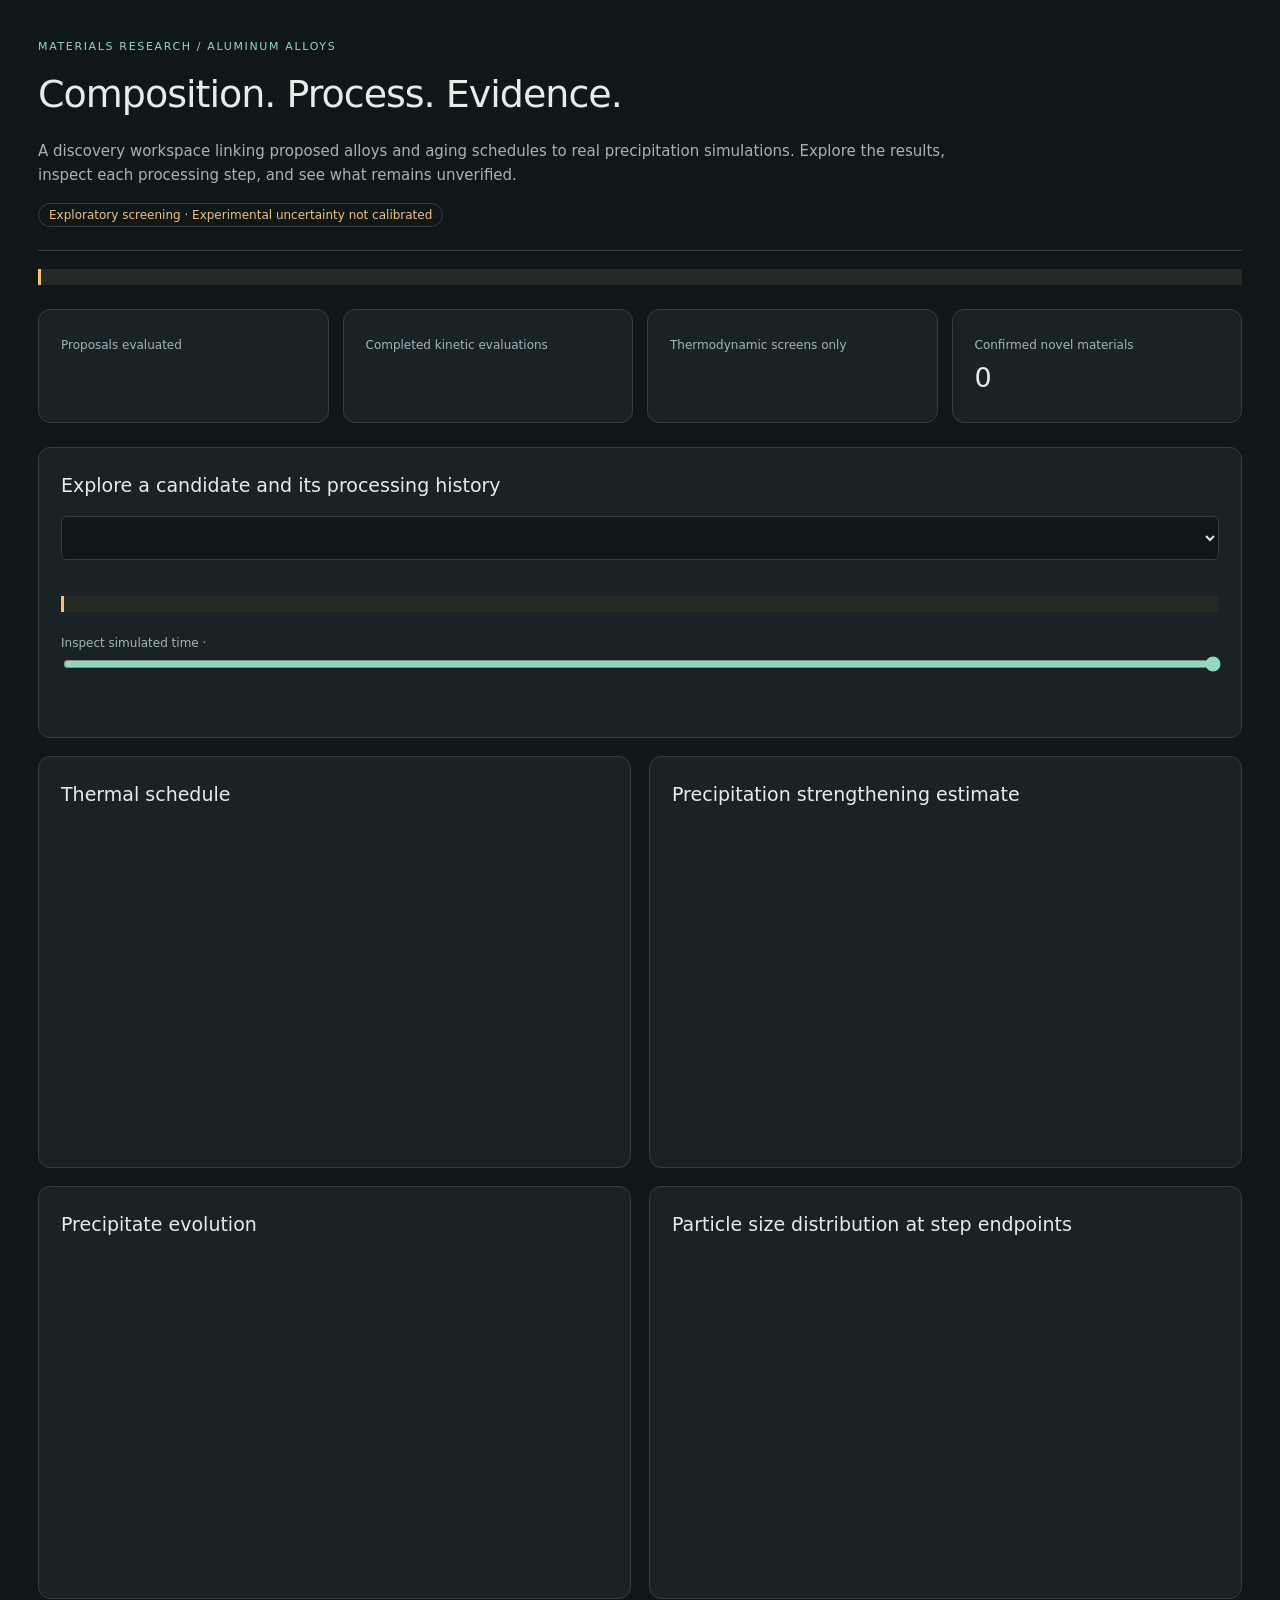
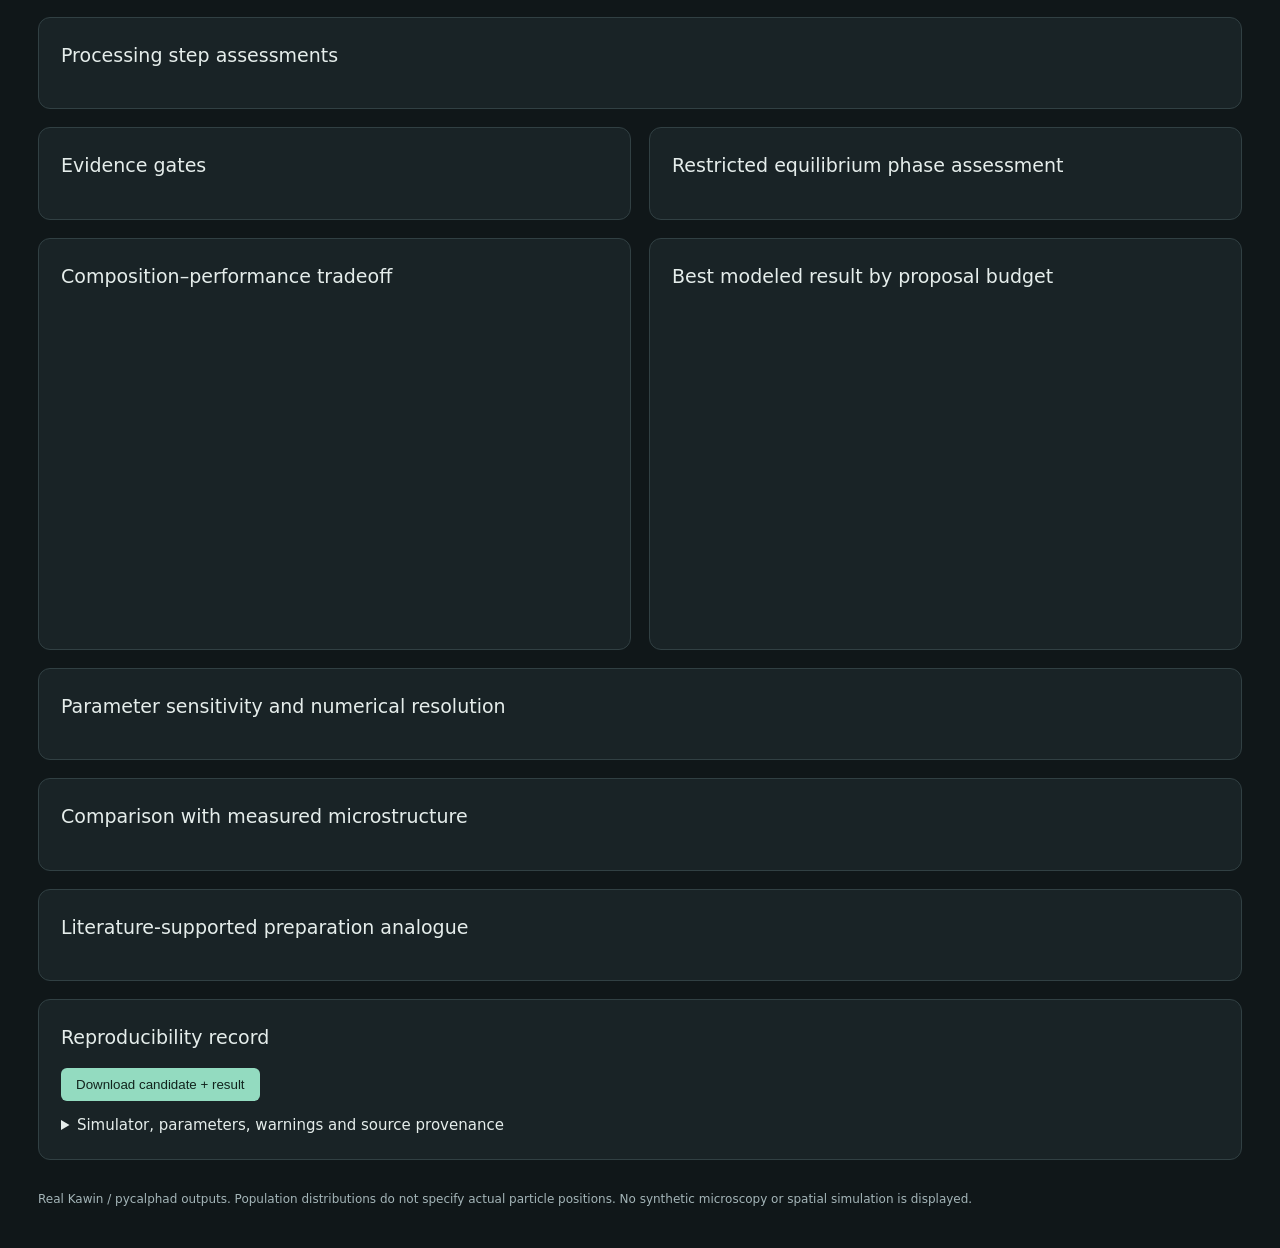
<file: src/alloy_discovery/data/dashboard.html>
<!doctype html>
<html lang="en"><head><meta charset="utf-8"><meta name="viewport" content="width=device-width,initial-scale=1">
<title>Alloy discovery · Research workspace</title>
<script>__PLOTLY_JS__</script>
<style>
:root{--bg:#101719;--panel:#192326;--muted:#a4b5b8;--ink:#e5edeb;--green:#93dbc0;--amber:#efc27d;--line:#314043}*{box-sizing:border-box}body{margin:0;background:var(--bg);color:var(--ink);font:15px/1.6 system-ui,sans-serif}main{max-width:1460px;margin:auto;padding:38px}header{border-bottom:1px solid var(--line);padding-bottom:24px}.eyebrow{color:var(--green);letter-spacing:.15em;font-size:11px;text-transform:uppercase}h1{font-weight:500;font-size:38px;letter-spacing:-1px;margin:8px 0}h2{font-size:19px;font-weight:500;margin:0 0 16px}p{color:var(--muted);max-width:950px}.pill{border:1px solid var(--line);padding:4px 10px;border-radius:20px;font-size:12px;color:var(--amber)}.stats{display:grid;grid-template-columns:repeat(4,1fr);gap:14px;margin:24px 0}.stat,.panel{min-width:0;overflow-wrap:anywhere;background:var(--panel);border:1px solid var(--line);border-radius:12px;padding:22px}.stat strong{display:block;font-size:27px;font-weight:500}.label{color:var(--muted);font-size:12px}.grid{display:grid;grid-template-columns:minmax(0,1fr) minmax(0,1fr);gap:18px;margin-top:18px}.wide{grid-column:1/-1}select,input{accent-color:var(--green)}select{color:var(--ink);background:var(--bg);border:1px solid var(--line);padding:12px;border-radius:6px;width:100%;font-size:14px}input[type=range]{width:100%}.chart{height:320px;width:100%;min-width:0;overflow:hidden}.note{border-left:3px solid var(--amber);padding:8px 14px;background:#252a26;color:#e4ceaa;font-size:13px;margin:18px 0}.facts{display:flex;gap:25px;flex-wrap:wrap;margin:18px 0}.fact strong{display:block;font-size:21px;color:var(--green)}table{width:100%;border-collapse:collapse;font-size:13px}th,td{padding:11px 9px;border-bottom:1px solid var(--line);text-align:left;vertical-align:top}th{font-weight:500;color:var(--muted)}.scroll{overflow-x:auto}.pass{color:var(--green)}.fail{color:#f39c92}.indeterminate{color:var(--amber)}details{margin-top:12px}pre{white-space:pre-wrap;overflow-wrap:anywhere;color:var(--muted);font-size:12px}button{background:var(--green);border:0;color:#12241d;border-radius:6px;padding:9px 15px;cursor:pointer}footer{margin-top:30px;color:var(--muted);font-size:12px}@media(max-width:850px){main{padding:18px}.grid{grid-template-columns:1fr}.stats{grid-template-columns:repeat(2,1fr)}h1{font-size:30px}}
</style></head><body><main>
<header><div class="eyebrow">Materials research / Aluminum alloys</div><h1>Composition. Process. Evidence.</h1><p>A discovery workspace linking proposed alloys and aging schedules to real precipitation simulations. Explore the results, inspect each processing step, and see what remains unverified.</p><span class="pill">Exploratory screening · Experimental uncertainty not calibrated</span></header>
<div class="note" id="readiness"></div><section class="stats"><div class="stat"><span class="label">Proposals evaluated</span><strong id="count"></strong></div><div class="stat"><span class="label">Completed kinetic evaluations</span><strong id="completed"></strong></div><div class="stat"><span class="label">Thermodynamic screens only</span><strong id="partial"></strong></div><div class="stat"><span class="label">Confirmed novel materials</span><strong>0</strong></div></section>
<div class="panel"><h2>Explore a candidate and its processing history</h2><select id="candidate" aria-label="Candidate"></select><p id="hypothesis"></p><div id="facts" class="facts"></div><div class="note" id="limitation"></div><label class="label" for="time">Inspect simulated time · <span id="time-label"></span></label><input type="range" id="time" min="0" max="1" value="1"><div id="instant" class="facts"></div></div>
<section class="grid"><div class="panel"><h2>Thermal schedule</h2><div id="temperature" class="chart"></div></div><div class="panel"><h2>Precipitation strengthening estimate</h2><div id="strength" class="chart"></div></div><div class="panel"><h2>Precipitate evolution</h2><div id="evolution" class="chart"></div></div><div class="panel"><h2>Particle size distribution at step endpoints</h2><div id="distribution" class="chart"></div></div><div class="panel wide"><h2>Processing step assessments</h2><div class="scroll" id="steps"></div></div><div class="panel"><h2>Evidence gates</h2><div id="evidence"></div></div><div class="panel"><h2>Restricted equilibrium phase assessment</h2><div id="equilibrium"></div></div><div class="panel"><h2>Composition–performance tradeoff</h2><div id="tradeoff" class="chart"></div></div><div class="panel"><h2>Best modeled result by proposal budget</h2><div id="progress" class="chart"></div></div><div class="panel wide"><h2>Parameter sensitivity and numerical resolution</h2><div id="sensitivity"></div></div><div class="panel wide"><h2>Comparison with measured microstructure</h2><div id="experimental"></div></div><div class="panel wide"><h2>Literature-supported preparation analogue</h2><div id="synthesis"></div></div><div class="panel wide"><h2>Reproducibility record</h2><button id="download">Download candidate + result</button><details><summary>Simulator, parameters, warnings and source provenance</summary><pre id="provenance"></pre></details></div></section><footer>Real Kawin / pycalphad outputs. Population distributions do not specify actual particle positions. No synthetic microscopy or spatial simulation is displayed.</footer>
</main><script>
const campaign=__CAMPAIGN_JSON__;
const rows=Object.entries(campaign.methods||{}).flatMap(([method,rs])=>rs.map(r=>({...r,method}))).concat((campaign.route_examples||[]).map(r=>({...r,method:'route_case_study'}))).concat((campaign.ternary_screens||[]).map(r=>({...r,method:'ternary_screen'})));
const $=id=>document.getElementById(id);const esc=s=>String(s??'').replace(/[&<>"']/g,c=>({'&':'&amp;','<':'&lt;','>':'&gt;','"':'&quot;',"'":'&#39;'}[c]));const fmt=(x,n=2)=>Number.isFinite(x)?x.toFixed(n):'—';
const layout=(x,y)=>({paper_bgcolor:'#192326',plot_bgcolor:'#192326',font:{color:'#c0cdce',family:'system-ui'},margin:{t:15,r:55,b:50,l:65},xaxis:{title:{text:x},gridcolor:'#2a393c'},yaxis:{title:{text:y},gridcolor:'#2a393c'},legend:{orientation:'h',y:1.13},colorway:['#93dbc0','#efc27d','#94b7df','#d3a3c7']});
const plot=(id,series,x,y,extra={})=>Plotly.react(id,series,{...layout(x,y),...extra},{responsive:true,displaylogo:false});
const table=(headers,body)=>'<table><thead><tr>'+headers.map(x=>'<th>'+esc(x)+'</th>').join('')+'</tr></thead><tbody>'+body.map(r=>'<tr>'+r.map(c=>'<td>'+esc(c)+'</td>').join('')+'</tr>').join('')+'</tbody></table>';
$('count').textContent=rows.length;$('completed').textContent=rows.filter(r=>r.status==='completed').length;$('partial').textContent=rows.filter(r=>r.status==='partial').length;
rows.forEach((r,i)=>{const o=document.createElement('option');o.value=i;o.textContent=r.candidate.name+' · '+r.method+' · '+r.status;$('candidate').appendChild(o)});
let selected=0;
function updateTime(){const r=rows[selected],t=r.trace;if(!t){$('time-label').textContent='Kinetics unavailable';$('instant').textContent='No time-dependent state is inferred from equilibrium.';return}const i=+$('time').value;const h=t.time_h[i];$('time-label').textContent=fmt(h,3)+' h';$('instant').innerHTML=[['Radius',fmt(t.radius_nm[i])+' nm'],['Volume fraction',fmt(t.volume_fraction[i]*100,3)+' %'],['Number density',t.number_density_m3[i].toExponential(2)+' m⁻³'],['Strength contribution',fmt(t.strength_increment_mpa[i])+' MPa']].map(([a,b])=>'<div class="fact"><span class="label">'+a+'</span><strong>'+b+'</strong></div>').join('');for(const id of ['temperature','strength','evolution'])Plotly.relayout(id,{shapes:[{type:'line',x0:h,x1:h,y0:0,y1:1,yref:'paper',line:{color:'#e5edeb',width:1,dash:'dot'}}]})}
function render(){selected=+$('candidate').value;const r=rows[selected],t=r.trace,m=r.metrics;$('hypothesis').textContent=r.candidate.hypothesis;$('facts').innerHTML=Object.entries(r.candidate.composition_at_fraction).map(([e,x])=>'<div class="fact"><span class="label">'+esc(e)+' atomic %</span><strong>'+fmt(x*100,3)+'</strong></div>').join('');$('limitation').textContent=r.status==='partial'?r.next_action:(r.error||'Strength is the modeled precipitation contribution, not total alloy yield strength. The supersaturated starting state is assumed. Composition novelty and full synthesis feasibility remain unresolved.');$('time').disabled=!t;
if(t){$('time').max=t.time_h.length-1;$('time').value=t.time_h.length-1;plot('temperature',[{x:t.time_h,y:t.temperature_c,mode:'lines',name:'Thermal history'}],'Time (h)','Temperature (°C)');plot('strength',[{x:t.time_h,y:t.strength_increment_mpa,mode:'lines',name:'Model prediction'}],'Time (h)','Precipitation contribution (MPa)');plot('evolution',[{x:t.time_h,y:t.radius_nm,mode:'lines',name:'Mean radius (nm)'},{x:t.time_h,y:t.volume_fraction.map(v=>v*100),mode:'lines',name:'Volume fraction (%)',yaxis:'y2'}],'Time (h)','Mean radius (nm)',{yaxis2:{title:{text:'Volume fraction (%)'},overlaying:'y',side:'right',gridcolor:'#2a393c'}});plot('distribution',t.size_distributions.map(s=>({x:s.radius_nm,y:s.number_per_bin_m3,name:'Step '+(s.step+1)+' · '+fmt(s.time_h)+' h',mode:'lines'})),'Radius (nm)','Number per bin (m⁻³)')}else for(const id of ['temperature','strength','evolution','distribution'])plot(id,[],'','',{annotations:[{text:'Not simulated — additional model evidence required',showarrow:false,x:.5,y:.5,xref:'paper',yref:'paper'}]});
$('steps').innerHTML=table(['Step','Numerical checks','Objective met in model','End radius (nm)','Strength contribution (MPa)','Evidence'],(r.steps||[]).map(s=>[s.name,s.status,s.objective_met_in_model===undefined?'Not assessed':String(s.objective_met_in_model),fmt(s.end_radius_nm),fmt(s.strength_increment_mpa),s.reason||s.experimental_certainty]));$('evidence').innerHTML=Object.entries(r.evidence||{}).map(([k,v])=>'<p><span class="pill">'+esc(v.status)+'</span> <b>'+esc(k.replaceAll('_',' '))+'</b><br>'+esc(v.reason)+'</p>').join('');$('equilibrium').innerHTML=r.equilibrium?table(['Temperature (°C)','Phase','Mole fraction'],r.equilibrium.points.flatMap(p=>Object.entries(p.phase_mole_fractions).map(([phase,f])=>[p.temperature_c,phase,fmt(f,6)])))+'<p>'+esc(r.equilibrium.limitation)+'</p>':'Unavailable';$('provenance').textContent=JSON.stringify({provenance:r.provenance,settings:r.settings,numerical:r.numerical,warnings:r.warnings,artifact_dir:r.artifact_dir},null,2);updateTime()}
$('candidate').addEventListener('change',render);$('time').addEventListener('input',updateTime);$('download').onclick=()=>{const a=document.createElement('a');const url=URL.createObjectURL(new Blob([JSON.stringify(rows[selected],null,2)],{type:'application/json'}));a.href=url;a.download='candidate-result.json';a.click();URL.revokeObjectURL(url)};
plot('tradeoff',Object.entries(campaign.methods||{}).map(([method,rs])=>{const valid=rs.filter(r=>r.status==='completed'&&r.metrics);return{x:valid.map(r=>r.metrics.sc_at_percent),y:valid.map(r=>r.metrics.final_strength_increment_mpa),text:valid.map(r=>r.candidate.name),mode:'markers',name:method,marker:{size:11},hovertemplate:'%{text}<br>Sc %{x}%<br>%{y:.1f} MPa<extra></extra>'}}),'Sc (at.%)','Final precipitation contribution (MPa)');
plot('progress',Object.entries(campaign.methods||{}).map(([method,rs])=>{let best=null;return{x:rs.map((_,i)=>i+1),y:rs.map(r=>{if(r.status==='completed'&&r.metrics)best=Math.max(best??-Infinity,r.metrics.final_strength_increment_mpa);return best}),mode:'lines+markers',name:method}}),'Proposals (invalid and repeated included)','Best final modeled contribution (MPa)');
const s=campaign.sensitivity;$('sensitivity').innerHTML=s?'<p><b>Reference case: '+esc(s.candidate.name)+'</b></p><p>'+esc(s.limitation)+'</p>'+table(['Scenario','Status','Final contribution (MPa)'],s.scenarios.map(r=>[r.scenario,r.status,fmt(r.metrics?.final_strength_increment_mpa)]))+'<p>Resolution comparison: '+esc(s.discretization?.status)+' · Sensitivity range: '+esc(s.strength_range_mpa?.map(v=>fmt(v)).join('–'))+' MPa. Not a confidence interval.</p>':'Sensitivity analysis has not been attached to this campaign. No calibrated confidence interval is available.';
const exp=campaign.experimental_comparison;const mismatches=exp?exp.results.filter(r=>r.evaluation_status==='completed'&&!r.radius_within_reported_range).length:0;$('readiness').textContent=exp?('Model readiness: calibration required. '+mismatches+' of '+exp.results.length+' literature cases fall outside the reported particle-radius ranges. Rankings are exploratory and do not establish a useful new material.'):'Model readiness: experimental calibration pending.';$('experimental').innerHTML=exp?'<p>'+esc(exp.interpretation)+'</p><p><a style="color:#93dbc0" href="'+esc(exp.source.url)+'">'+esc(exp.source.title)+'</a> · '+esc(exp.source.table_location)+'</p>'+table(['Sc (wt.%)','Simulation','Measured radius (nm)','Predicted radius (nm)','Measured density (m⁻³)','Predicted / measured density'],exp.results.map(r=>[r.observation.sc_weight_percent,r.evaluation_status,fmt(r.observation.radius_nm)+' ± '+fmt(r.observation.radius_reported_error_nm),fmt(r.predicted_radius_nm),r.observation.density_m3.toExponential(2),fmt(r.density_ratio,3)]))+'<p>Reported error bars are not assumed to be confidence intervals. This is a consistency check, not an independent validation or uncertainty calibration.</p>':'Experimental comparison has not yet completed.';
const route=campaign.synthesis_route;$('synthesis').innerHTML=route?'<p><b>'+esc(route.candidate.name)+'</b> · '+esc(route.status.replaceAll('_',' '))+'</p><p>'+esc(route.claim)+'</p>'+table(['Operation','Conditions reported for source alloys','Assessment'],route.preparation_precedent.map(p=>{let conditions=p.operation==='cast'?(p.inputs.join(' + ')+'; '+p.crucible+' crucible; '+p.mold+' mold; melt temperature/time unreported'):p.operation==='cold_roll'?(p.target_thickness_um+' µm foil'):p.operation==='solution_anneal'?(p.temperature_c+' °C; '+p.duration_h+' h; '+p.atmosphere):(p.medium+'; cooling rate unreported');return[p.operation.replaceAll('_',' '),conditions,'Literature precedent; not simulated']}))+'<p><a style="color:#93dbc0" href="'+esc(route.source.url)+'">Preparation source</a> · '+esc(route.source.methods_location)+'</p><p>'+esc(route.limitations[0])+'</p>':'No preparation analogue is attached.';
if(rows.length)render();
</script></body></html>
</file>
